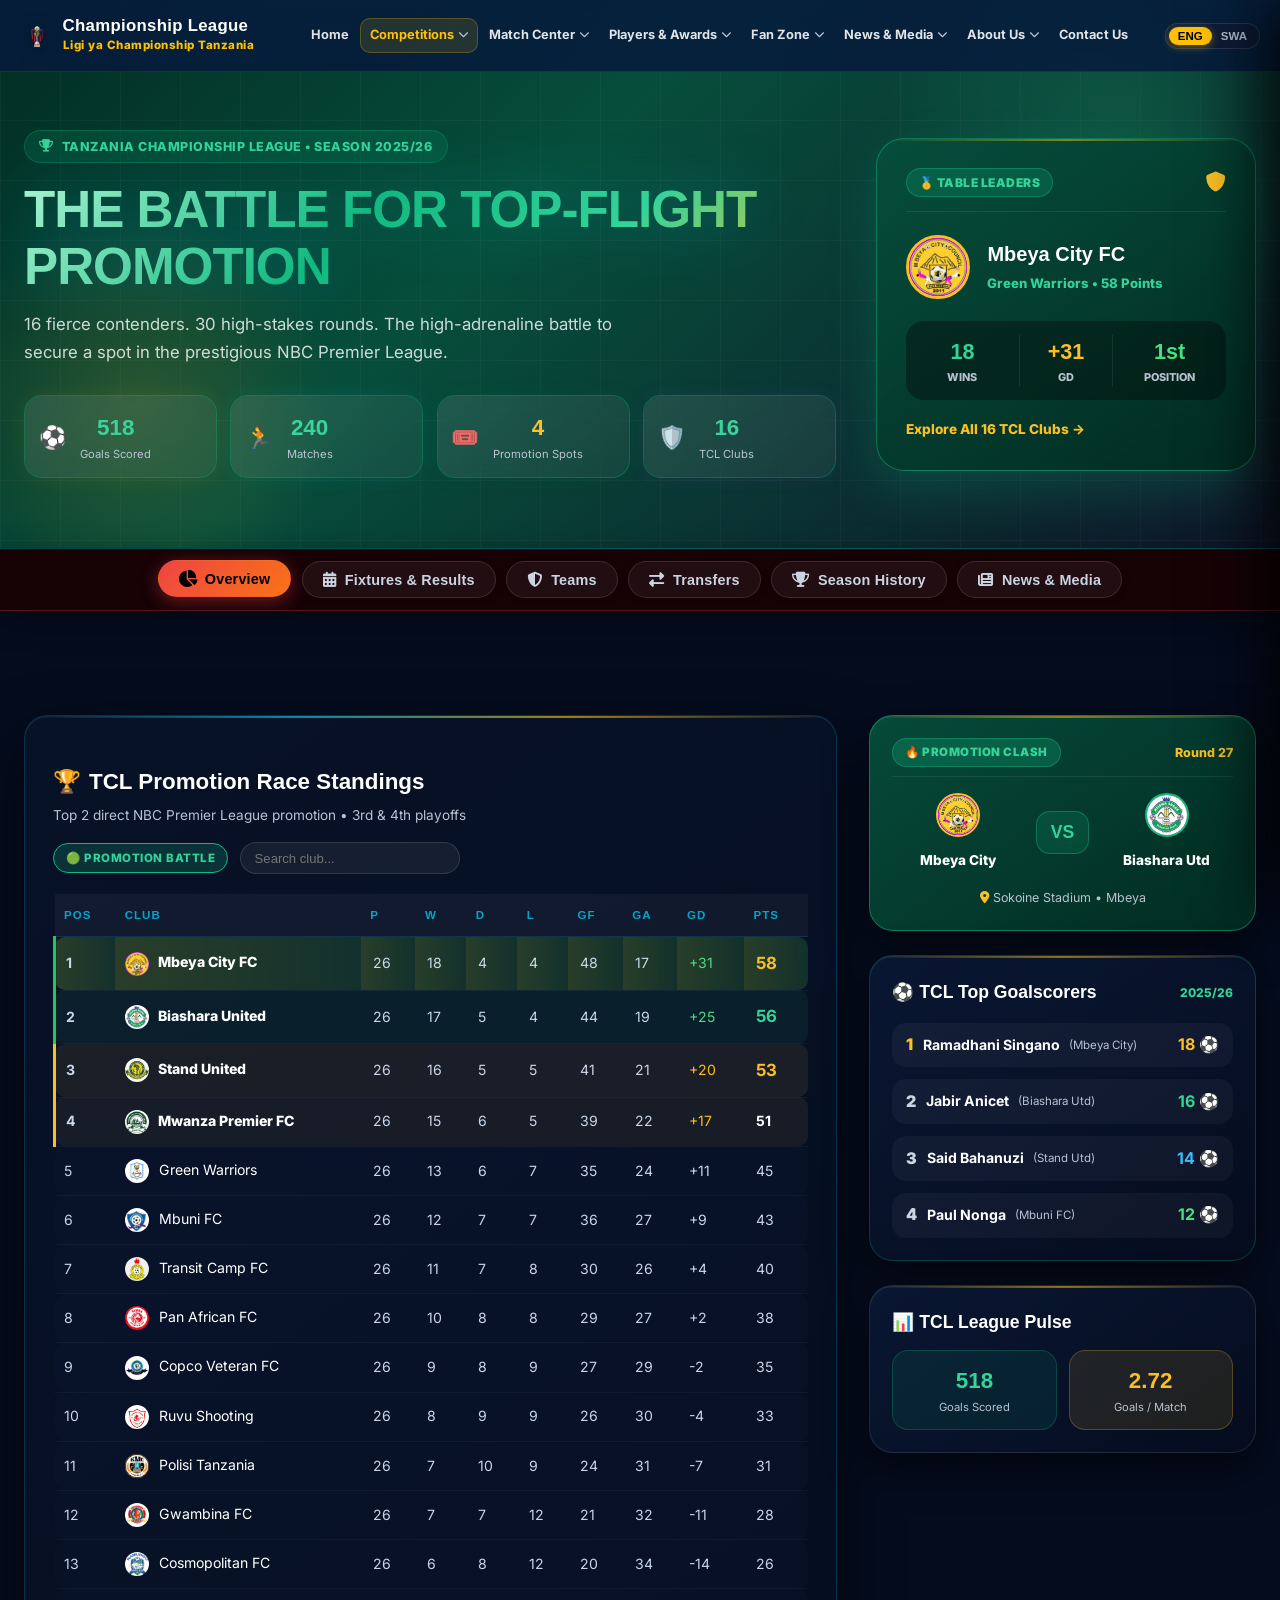
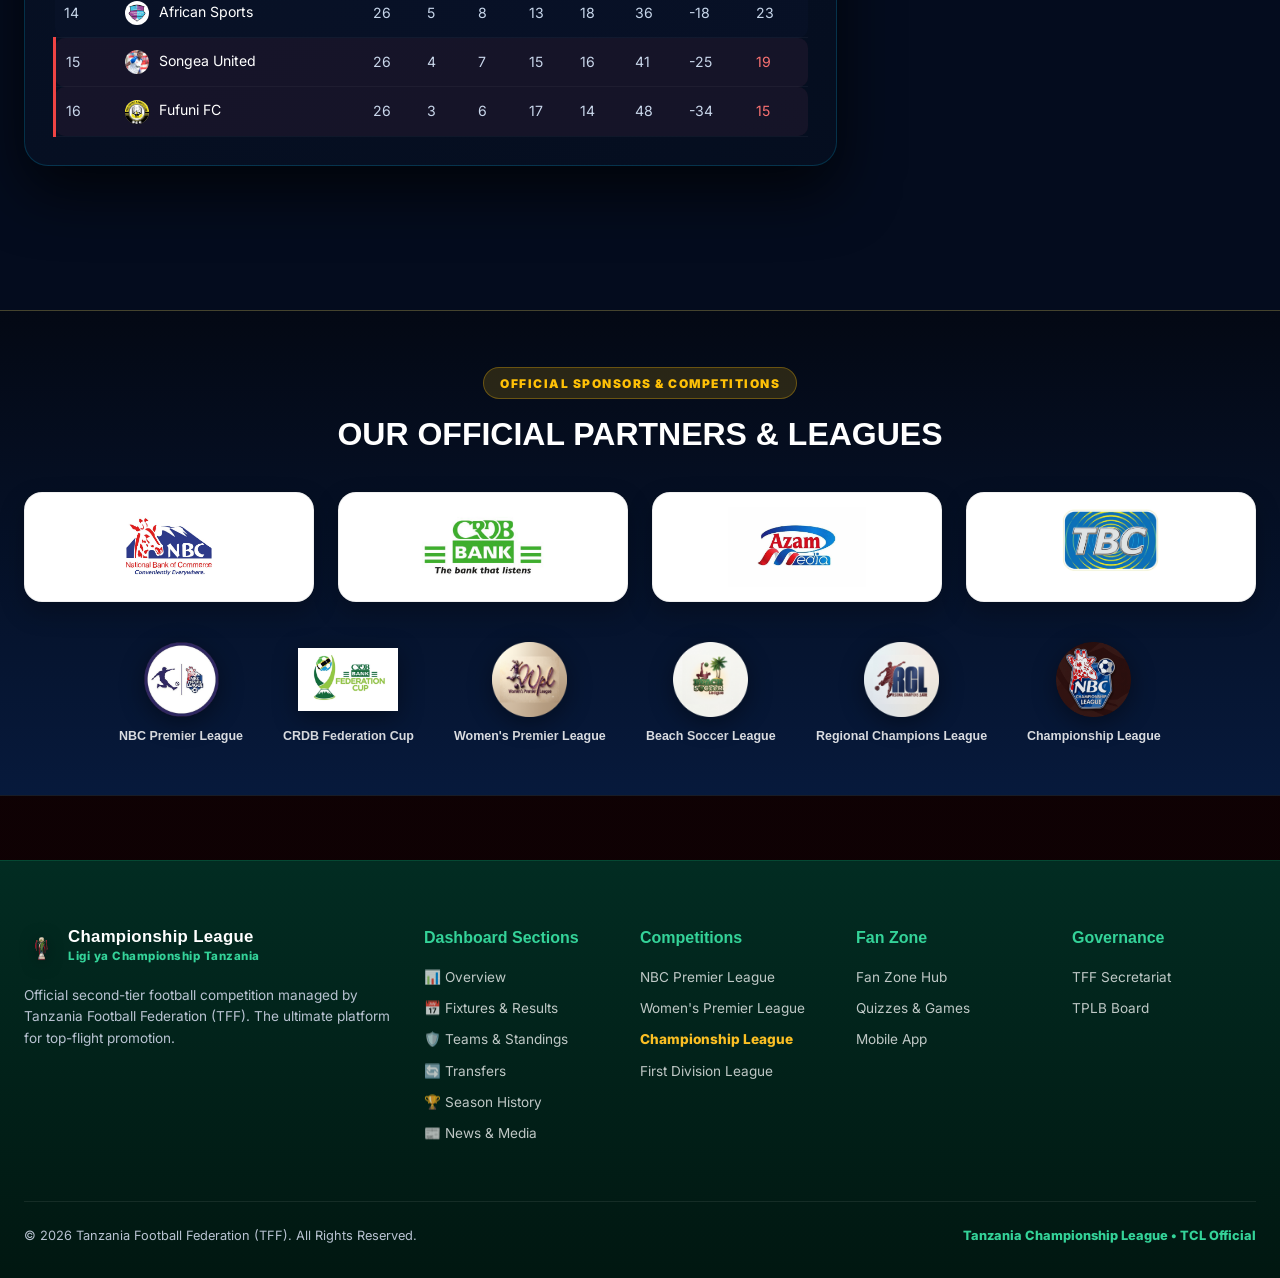
<file: championship-league.html>
<!DOCTYPE html>
<html lang="en">
<head>
  <meta charset="UTF-8">
  <meta name="viewport" content="width=device-width, initial-scale=1.0">
  <title>Tanzania Championship League (TCL) — Official League Dashboard 2025/26</title>
  <meta name="description" content="Official digital platform for the Tanzania Championship League (TCL). Live scores, standings, promotion race, fixtures, team statistics, and news.">
  
  <!-- Google Fonts -->
  <link rel="preconnect" href="https://fonts.googleapis.com">
  <link rel="preconnect" href="https://fonts.gstatic.com" crossorigin>
  <link href="https://fonts.googleapis.com/css2?family=Inter:wght@300;400;500;600;700;800;900&family=Outfit:wght@400;600;700;800;900&display=swap" rel="stylesheet">
  
  <!-- FontAwesome 6 Icons -->
  <link rel="stylesheet" href="https://cdnjs.cloudflare.com/ajax/libs/font-awesome/6.5.1/css/all.min.css">
  
  <!-- Favicon Icon -->
  <link rel="icon" type="image/png" href="images/ligikuu.png">

  <!-- Main Stylesheets -->
  <link rel="stylesheet" href="style.css">

  <style>
    /* Custom TCL Theme Overrides */
    :root {
      --tcl-emerald: #059669;
      --tcl-emerald-glow: rgba(5, 150, 105, 0.4);
      --tcl-gold: #fbbf24;
    }
    .tcl-hero-badge {
      display: inline-flex;
      align-items: center;
      gap: 0.5rem;
      background: rgba(5, 150, 105, 0.2);
      border: 1px solid rgba(5, 150, 105, 0.4);
      padding: 0.35rem 0.9rem;
      border-radius: 20px;
      color: #34d399;
      font-size: 0.78rem;
      font-weight: 800;
      text-transform: uppercase;
      letter-spacing: 0.5px;
    }
  </style>
</head>
<body class="tcl-page">
  <div class="scroll-progress-container"><div class="scroll-progress-bar" id="scroll-progress-bar" style="background:linear-gradient(90deg, #059669, #10b981, #fbbf24);"></div></div>

  <!-- NAVBAR -->
  <header class="navbar">
    <div class="nav-container">
      <a href="index.html" class="brand-logo-group">
        <img src="images/championship.png" alt="Tanzania Championship League Logo">
        <div class="brand-text">
          <span class="brand-title" data-en="Championship League" data-sw="Ligi ya Championship">Championship League</span>
          <span class="brand-subtitle">Ligi ya Championship Tanzania</span>
        </div>
      </a>

      <ul class="nav-menu">
        <li class="nav-item"><a href="index.html" class="nav-link" data-en="Home" data-sw="Nyumbani">Home</a></li>

        <!-- Competitions Dropdown -->
        <li class="nav-item active">
          <a href="javascript:void(0);" class="nav-link" data-en="Competitions" data-sw="Mashindano">Competitions <i class="fa-solid fa-chevron-down"></i></a>
          <div class="mega-dropdown">
            <div class="mega-grid-2col">
              <a href="nbc-premier-league.html" class="mega-card-item">
                <div class="mega-icon-badge badge-gold">NBC</div>
                <div class="mega-text-box">
                  <span class="mega-card-title" data-en="NBC Premier League" data-sw="Ligi Kuu ya NBC">NBC Premier League</span>
                  <span class="mega-card-desc" data-en="Tanzania top-tier men's football" data-sw="Ligi Kuu ya Soka la Wanaume">Tanzania top-tier men's football</span>
                </div>
              </a>
              <a href="womens-premier-league.html" class="mega-card-item">
                <div class="mega-icon-badge badge-pink">WPL</div>
                <div class="mega-text-box">
                  <span class="mega-card-title" data-en="Women's Premier League" data-sw="Ligi Kuu ya Wanawake">Women's Premier League</span>
                  <span class="mega-card-desc" data-en="Elite national women's football" data-sw="Soka la Wanawake la Kitaifa">Elite national women's football</span>
                </div>
              </a>
              <a href="championship-league.html" class="mega-card-item active">
                <div class="mega-icon-badge badge-red">TCL</div>
                <div class="mega-text-box">
                  <span class="mega-card-title" data-en="Championship League" data-sw="Ligi ya Championship">Championship League</span>
                  <span class="mega-card-desc" data-en="Second-tier professional competition" data-sw="Mbio za Kupanda Daraja">Second-tier professional competition</span>
                </div>
              </a>
              <a href="efootball-league.html" class="mega-card-item">
                <div class="mega-icon-badge badge-cyan">EFL</div>
                <div class="mega-text-box">
                  <span class="mega-card-title" data-en="E-Football Mobile League" data-sw="Ligi ya E-Football Simu">E-Football Mobile League</span>
                  <span class="mega-card-desc" data-en="Virtual electronic sports league" data-sw="Ligi ya michezo ya kielektroniki mtandaoni">Virtual electronic sports league</span>
                </div>
              </a>
              <a href="first-division-league.html" class="mega-card-item">
                <div class="mega-icon-badge badge-green">FDL</div>
                <div class="mega-text-box">
                  <span class="mega-card-title" data-en="First Division League" data-sw="Ligi Daraja la Kwanza">First Division League</span>
                  <span class="mega-card-desc" data-en="Development pathways & academies" data-sw="Ligi ya Maendeleo na Vyuo">Development pathways & academies</span>
                </div>
              </a>
            </div>
          </div>
        </li>

        <!-- Match Center Dropdown -->
        <li class="nav-item">
          <a href="javascript:void(0);" class="nav-link" data-en="Match Center" data-sw="Kituo cha Mechi">Match Center <i class="fa-solid fa-chevron-down"></i></a>
          <div class="mega-dropdown" style="width: 320px;">
            <div style="display:flex; flex-direction:column; gap:0.6rem;">
              <a href="live-matches.html" class="mega-card-item">
                <div class="mega-icon-badge badge-red" data-en="LIVE" data-sw="MOJA KWA MOJA">LIVE</div>
                <div class="mega-text-box">
                  <span class="mega-card-title" data-en="Live Matches" data-sw="Mechi za Moja kwa Moja">Live Matches</span>
                  <span class="mega-card-desc" data-en="Real-time scores &amp; commentaries" data-sw="Matokeo na Taarifa za Moja kwa Moja">Real-time scores &amp; commentaries</span>
                </div>
              </a>

              <a href="#teams" class="mega-card-item">
                <div class="mega-icon-badge badge-gold" data-en="TEAMS" data-sw="TIMU">TEAMS</div>
                <div class="mega-text-box">
                  <span class="mega-card-title" data-en="Teams & Standings" data-sw="Timu na Msimamo">Teams & Standings</span>
                  <span class="mega-card-desc" data-en="16 TCL clubs & promotion table" data-sw="Klabu 16 za TCL na Msimamo">16 TCL clubs & promotion table</span>
                </div>
              </a>

            </div>
          </div>
        </li>

        <!-- Players & Awards Dropdown -->
        <li class="nav-item">
          <a href="javascript:void(0);" class="nav-link" data-en="Players & Awards" data-sw="Wachezaji na Tuzo">Players & Awards <i class="fa-solid fa-chevron-down"></i></a>
          <div class="mega-dropdown" style="width: 320px;">
            <div style="display:flex; flex-direction:column; gap:0.6rem;">
              <a href="clubs.html#awards" class="mega-card-item">
                <div class="mega-icon-badge badge-gold" data-en="AWD" data-sw="TUZO">AWD</div>
                <div class="mega-text-box">
                  <span class="mega-card-title" data-en="Golden Boot Leaders" data-sw="Wafungaji Bora">Golden Boot Leaders</span>
                  <span class="mega-card-desc" data-en="Golden Boot &amp; Glove leaders" data-sw="Wafungaji &amp; Makipa Bora">Golden Boot &amp; Glove leaders</span>
                </div>
              </a>
              <a href="clubs.html#history" class="mega-card-item">
                <div class="mega-icon-badge badge-purple" style="background:linear-gradient(135deg, #7c4dff, #651fff); color:#fff;" data-en="HIS" data-sw="HISTORIA">HIS</div>
                <div class="mega-text-box">
                  <span class="mega-card-title" data-en="Season History" data-sw="Historia ya Msimu">Season History</span>
                  <span class="mega-card-desc" data-en="Historical roll of honor &amp; stats" data-sw="Kumbukumbu na Mabingwa">Historical roll of honor &amp; stats</span>
                </div>
              </a>
            </div>
          </div>
        </li>

        <!-- Fan Zone Dropdown -->
        <li class="nav-item">
          <a href="javascript:void(0);" class="nav-link" data-en="Fan Zone" data-sw="Eneo la Mashabiki">Fan Zone <i class="fa-solid fa-chevron-down"></i></a>
          <div class="mega-dropdown" style="width: 320px;">
            <div style="display:flex; flex-direction:column; gap:0.6rem;">
              <a href="index.html#fanzone" class="mega-card-item">
                <div class="mega-icon-badge badge-gold">FAN</div>
                <div class="mega-text-box">
                  <span class="mega-card-title" data-en="Fan Zone Hub" data-sw="Kituo cha Mashabiki">Fan Zone Hub</span>
                  <span class="mega-card-desc" data-en="Fan interactive center & polls" data-sw="Kituo cha mashabiki na kura">Fan interactive center & polls</span>
                </div>
              </a>
              <a href="index.html#games" class="mega-card-item">
                <div class="mega-icon-badge badge-green">GAME</div>
                <div class="mega-text-box">
                  <span class="mega-card-title" data-en="Quizzes & Games" data-sw="Maswali na Michezo">Quizzes & Games</span>
                  <span class="mega-card-desc" data-en="Test your football knowledge" data-sw="Pima elimu yako ya soka">Test your football knowledge</span>
                </div>
              </a>
            </div>
          </div>
        </li>

        <!-- News & Media Dropdown -->
        <li class="nav-item">
          <a href="javascript:void(0);" class="nav-link" data-en="News & Media" data-sw="Habari na Vyombo vya Habari">News & Media <i class="fa-solid fa-chevron-down"></i></a>
          <div class="mega-dropdown" style="width: 320px;">
            <div style="display:flex; flex-direction:column; gap:0.6rem;">
              <a href="#news" class="mega-card-item">
                <div class="mega-icon-badge badge-red">NEW</div>
                <div class="mega-text-box">
                  <span class="mega-card-title" data-en="Latest News" data-sw="Habari za Karibuni">Latest News</span>
                  <span class="mega-card-desc" data-en="Breaking headlines & updates" data-sw="Taarifa mpya na habari zote">Breaking headlines & updates</span>
                </div>
              </a>
              <a href="#news" class="mega-card-item">
                <div class="mega-icon-badge badge-cyan">VID</div>
                <div class="mega-text-box">
                  <span class="mega-card-title" data-en="Videos" data-sw="Video">Videos</span>
                  <span class="mega-card-desc" data-en="Highlights & press interviews" data-sw="Video za mechi na mahojiano">Highlights & press interviews</span>
                </div>
              </a>
              <a href="#news" class="mega-card-item">
                <div class="mega-icon-badge badge-gold">PIC</div>
                <div class="mega-text-box">
                  <span class="mega-card-title" data-en="Photos" data-sw="Picha">Photos</span>
                  <span class="mega-card-desc" data-en="Matchday gallery & fan moments" data-sw="Picha za mechi na mashabiki">Matchday gallery & fan moments</span>
                </div>
              </a>
            </div>
          </div>
        </li>

        <!-- About Us Dropdown -->
        <li class="nav-item">
          <a href="javascript:void(0);" class="nav-link" data-en="About Us" data-sw="Kuhusu Sisi">About Us <i class="fa-solid fa-chevron-down"></i></a>
          <div class="mega-dropdown" style="width: 320px;">
            <div style="display:flex; flex-direction:column; gap:0.6rem;">
              <a href="index.html#tff" class="mega-card-item">
                <div class="mega-icon-badge badge-blue">TPLB</div>
                <div class="mega-text-box">
                  <span class="mega-card-title" data-en="TPLB Overview" data-sw="Maelezo ya TPLB">TPLB Overview</span>
                  <span class="mega-card-desc" data-en="Structure, mission, and governance" data-sw="Muundo na Malengo">Structure, mission, and governance</span>
                </div>
              </a>
              <a href="#history" class="mega-card-item">
                <div class="mega-icon-badge badge-gold">HIS</div>
                <div class="mega-text-box">
                  <span class="mega-card-title" data-en="League History" data-sw="Historia ya Ligi">League History</span>
                  <span class="mega-card-desc" data-en="TCL milestones & evolution" data-sw="Maendeleo ya Ligi ya Championship">TCL milestones & evolution</span>
                </div>
              </a>
            </div>
          </div>
        </li>

        <li class="nav-item"><a href="index.html#footer" class="nav-link" data-en="Contact Us" data-sw="Wasiliana Nasi">Contact Us</a></li>
      </ul>

      <div class="nav-actions">
        <div class="lang-switcher-capsule">
          <button class="lang-btn active" id="lang-eng">ENG</button>
          <button class="lang-btn" id="lang-swa">SWA</button>
        </div>
        <button class="mobile-toggle-btn" id="mobile-menu-toggle" aria-label="Toggle Mobile Menu">
          <span></span><span></span><span></span>
        </button>
      </div>
    </div>
  </header>

  <!-- MOBILE SLIDE-OUT MENU DRAWER -->
  <div class="mobile-drawer-overlay" id="mobile-drawer-overlay"></div>
  <aside class="mobile-drawer" id="mobile-drawer" aria-label="Mobile Navigation">
    <!-- Floating Background Decorative Football Elements -->
    <div class="mobile-drawer-decor">
      <i class="fa-solid fa-futbol decor-icon decor-icon-1"></i>
      <i class="fa-solid fa-trophy decor-icon decor-icon-2"></i>
      <i class="fa-solid fa-whistle decor-icon decor-icon-3"></i>
      <i class="fa-solid fa-star decor-icon decor-icon-4"></i>
    </div>

    <!-- Animated Premium Drawer Header -->
    <div class="mobile-drawer-header">
      <div class="mobile-brand-box">
        <div class="mobile-logo-wrapper">
          <img src="images/nbc-pl-logo.png" alt="Tanzania Football Logo" class="mobile-brand-logo">
          <div class="logo-pulse-ring"></div>
        </div>
        <div class="mobile-brand-text">
          <div class="mobile-brand-title-wrap">
            <span class="mobile-brand-title">⚽ Tanzania Football</span>
            <div class="title-light-beam"></div>
          </div>
          <span class="mobile-brand-subtitle" data-en="Official Football Platform" data-sw="Jukwaa Rasmi la Soka">Official Football Platform</span>
        </div>
      </div>
      <button class="mobile-drawer-close" id="mobile-menu-close" aria-label="Close Mobile Menu">
        <i class="fa-solid fa-xmark"></i>
      </button>
    </div>

    <div class="mobile-drawer-body">
      <ul class="mobile-nav-list">
        <!-- 1. HOME -->
        <li class="mobile-nav-item">
          <a href="index.html" class="mobile-nav-link">
            <span class="mobile-link-left">
              <i class="fa-solid fa-house mobile-link-icon text-gold"></i>
              <span data-en="Home" data-sw="Nyumbani">Home</span>
            </span>
            <i class="fa-solid fa-chevron-right mobile-link-arrow"></i>
          </a>
        </li>

        <!-- 2. COMPETITIONS ACCORDION (ACTIVE PAGE) -->
        <li class="mobile-nav-item mobile-has-submenu active">
          <button class="mobile-submenu-toggle" type="button">
            <span class="mobile-link-left">
              <i class="fa-solid fa-trophy mobile-link-icon text-gold"></i>
              <span data-en="Competitions" data-sw="Mashindano">Competitions</span>
            </span>
            <i class="fa-solid fa-chevron-down mobile-chevron"></i>
          </button>
          <ul class="mobile-submenu">
            <li><a href="nbc-premier-league.html" class="mobile-sub-link"><span class="mobile-badge badge-gold">NBC</span><span>NBC Premier League</span></a></li>
            <li><a href="womens-premier-league.html" class="mobile-sub-link"><span class="mobile-badge badge-pink">WPL</span><span>Women's Premier League</span></a></li>
            <li><a href="championship-league.html" class="mobile-sub-link"><span class="mobile-badge badge-red">TCL</span><span>Championship League</span></a></li>
            <li><a href="first-division-league.html" class="mobile-sub-link"><span class="mobile-badge badge-green">FDL</span><span>First League</span></a></li>
            <li><a href="efootball-league.html" class="mobile-sub-link"><span class="mobile-badge badge-purple">EFL</span><span>E-Football League</span></a></li>
          </ul>
        </li>

        <!-- 3. MATCH CENTRE ACCORDION -->
        <li class="mobile-nav-item mobile-has-submenu">
          <button class="mobile-submenu-toggle" type="button">
            <span class="mobile-link-left">
              <i class="fa-solid fa-calendar-days mobile-link-icon text-gold"></i>
              <span data-en="Match Centre" data-sw="Kituo cha Mechi">Match Centre</span>
            </span>
            <i class="fa-solid fa-chevron-down mobile-chevron"></i>
          </button>
          <ul class="mobile-submenu">
            <li><a href="live-matches.html" class="mobile-sub-link"><span class="mobile-badge badge-red">LIVE</span><span>Live Matches</span></a></li>
          </ul>
        </li>

        <!-- 4. CLUBS ACCORDION -->
        <li class="mobile-nav-item mobile-has-submenu">
          <button class="mobile-submenu-toggle" type="button">
            <span class="mobile-link-left">
              <i class="fa-solid fa-shield-halved mobile-link-icon text-gold"></i>
              <span data-en="Clubs" data-sw="Klabu">Clubs</span>
            </span>
            <i class="fa-solid fa-chevron-down mobile-chevron"></i>
          </button>
          <ul class="mobile-submenu">
            <li><a href="clubs.html" class="mobile-sub-link"><span class="mobile-badge badge-green">PLY</span><span>Clubs &amp; Squad Rosters</span></a></li>
            <li><a href="clubs.html#stadiums" class="mobile-sub-link"><span class="mobile-badge badge-purple">STD</span><span>Stadiums &amp; Venues</span></a></li>
          </ul>
        </li>

        <!-- 5. AWARDS (DIRECT LINK - NO SUBLINKS) -->
        <li class="mobile-nav-item">
          <a href="awards.html" class="mobile-nav-link">
            <span class="mobile-link-left">
              <i class="fa-solid fa-crown mobile-link-icon text-gold"></i>
              <span data-en="Awards" data-sw="Tuzo">Awards</span>
            </span>
            <i class="fa-solid fa-chevron-right mobile-link-arrow"></i>
          </a>
        </li>

        <!-- 6. NEWS & MEDIA ACCORDION -->
        <li class="mobile-nav-item mobile-has-submenu">
          <button class="mobile-submenu-toggle" type="button">
            <span class="mobile-link-left">
              <i class="fa-solid fa-newspaper mobile-link-icon text-gold"></i>
              <span data-en="News &amp; Media" data-sw="Habari">News &amp; Media</span>
            </span>
            <i class="fa-solid fa-chevron-down mobile-chevron"></i>
          </button>
          <ul class="mobile-submenu">
            <li><a href="nbc-premier-league.html#news" class="mobile-sub-link"><span class="mobile-badge badge-red">NEW</span><span>Latest News &amp; Transfers</span></a></li>
            <li><a href="index.html#news" class="mobile-sub-link"><span class="mobile-badge badge-cyan">VID</span><span>Videos &amp; Highlights</span></a></li>
          </ul>
        </li>

        <!-- 7. FAN ZONE ACCORDION -->
        <li class="mobile-nav-item mobile-has-submenu">
          <button class="mobile-submenu-toggle" type="button">
            <span class="mobile-link-left">
              <i class="fa-solid fa-fire mobile-link-icon text-gold"></i>
              <span data-en="Fan Zone" data-sw="Mashabiki">Fan Zone</span>
            </span>
            <i class="fa-solid fa-chevron-down mobile-chevron"></i>
          </button>
          <ul class="mobile-submenu">
            <li><a href="index.html#fanzone" class="mobile-sub-link"><span class="mobile-badge badge-gold">FAN</span><span>Match Predictions</span></a></li>
            <li><a href="awards.html#votingOptions" class="mobile-sub-link"><span class="mobile-badge badge-cyan">VOTE</span><span>Fan Voting &amp; Polls</span></a></li>
          </ul>
        </li>

        <!-- 8. ABOUT ACCORDION -->
        <li class="mobile-nav-item mobile-has-submenu">
          <button class="mobile-submenu-toggle" type="button">
            <span class="mobile-link-left">
              <i class="fa-solid fa-circle-info mobile-link-icon text-gold"></i>
              <span data-en="About" data-sw="Kuhusu">About</span>
            </span>
            <i class="fa-solid fa-chevron-down mobile-chevron"></i>
          </button>
          <ul class="mobile-submenu">
            <li><a href="index.html#tff" class="mobile-sub-link"><span class="mobile-badge badge-blue">TFF</span><span>About TFF &amp; TPLB</span></a></li>
            <li><a href="#footer" class="mobile-sub-link"><span class="mobile-badge badge-green">CNT</span><span>Contact &amp; Media</span></a></li>
          </ul>
        </li>
      </ul>

      <!-- Language Switcher Redesign in Mobile Drawer -->
      <div class="mobile-lang-box">
        <div class="lang-switcher-capsule">
          <button class="lang-btn active" id="mobile-lang-eng">
            <i class="fa-solid fa-globe"></i>
            <span>ENG</span>
          </button>
          <button class="lang-btn" id="mobile-lang-swa">
            <i class="fa-solid fa-globe"></i>
            <span>SWA</span>
          </button>
        </div>
      </div>
    </div>

    <!-- Mobile Drawer Footer with Socials & Quick Action Pills -->
    <div class="mobile-drawer-footer">
      <div class="mobile-footer-divider"></div>
      <div class="mobile-social-title">
        <i class="fa-solid fa-futbol text-gold"></i>
        <span data-en="Follow Tanzanian Football" data-sw="Tufuatilie Soka la Tanzania">Follow Tanzanian Football</span>
      </div>
      <div class="mobile-social-links">
        <a href="#" aria-label="Facebook"><i class="fa-brands fa-facebook-f"></i></a>
        <a href="#" aria-label="Instagram"><i class="fa-brands fa-instagram"></i></a>
        <a href="#" aria-label="X (Twitter)"><i class="fa-brands fa-x-twitter"></i></a>
        <a href="#" aria-label="YouTube"><i class="fa-brands fa-youtube"></i></a>
      </div>

      <!-- Quick Action Pills -->
      <div class="mobile-quick-actions">
        <a href="index.html#app" class="quick-action-pill">
          <i class="fa-solid fa-mobile-screen-button text-gold"></i>
          <span data-en="📱 Download Mobile App" data-sw="📱 Pakua App ya Simu">📱 Download Mobile App</span>
        </a>
        <a href="index.html#news" class="quick-action-pill">
          <i class="fa-solid fa-circle-play text-cyan"></i>
          <span data-en="📺 Watch Highlights" data-sw="📺 Tazama Highlights">📺 Watch Highlights</span>
        </a>
        <a href="nbc-premier-league.html#news" class="quick-action-pill">
          <i class="fa-solid fa-newspaper text-green"></i>
          <span data-en="📰 Latest News" data-sw="📰 Habari Mpya">📰 Latest News</span>
        </a>
      </div>

      <div class="mobile-copyright">© 2026 Tanzania Football • Official Platform</div>
    </div>
  </aside>

  <!-- HERO SECTION -->
  <section class="league-hero" style="background:linear-gradient(135deg,#022c22 0%,#064e3b 40%,#0f172a 100%); min-height:520px; position:relative; overflow:hidden;">
    <div style="position:absolute;top:-80px;right:-80px;width:500px;height:500px;background:radial-gradient(circle,rgba(16,185,129,.2),transparent 70%);pointer-events:none;"></div>
    <div style="position:absolute;bottom:-60px;left:-60px;width:400px;height:400px;background:radial-gradient(circle,rgba(251,191,36,.15),transparent 70%);pointer-events:none;"></div>
    
    <div class="container">
      <div class="league-hero-grid">
        <!-- LEFT -->
        <div>
          <div class="tcl-hero-badge" style="margin-bottom:1.2rem;">
            <i class="fa-solid fa-trophy"></i>
            <span data-en="Tanzania Championship League • Season 2025/26" data-sw="Ligi ya Championship • Msimu wa 2025/26">Tanzania Championship League • Season 2025/26</span>
          </div>
          <h1 class="league-hero-title" style="font-family:var(--font-heading); font-weight:900; line-height:1.1; background:linear-gradient(135deg,#a7f3d0 0%,#10b981 40%,#34d399 70%,#fbbf24 100%); -webkit-background-clip:text; -webkit-text-fill-color:transparent; background-clip:text; margin-bottom:1rem;" data-en="THE BATTLE FOR TOP-FLIGHT PROMOTION" data-sw="MBIO ZA KUPANDA LIGI KUU TANZANIA">
            THE BATTLE FOR TOP-FLIGHT PROMOTION
          </h1>
          <p class="league-hero-sub" style="color:rgba(255,255,255,.8); max-width:600px; line-height:1.65; margin-bottom:1.8rem;" data-en="16 fierce contenders. 30 high-stakes rounds. The high-adrenaline battle to secure a spot in the prestigious NBC Premier League." data-sw="Klabu 16 zenye ushindani. Rundi 30 za vita kali. Mbio zenye msisimko mkubwa za kusaka tiketi ya kucheza NBC Premier League.">
            16 fierce contenders. 30 high-stakes rounds. The high-adrenaline battle to secure a spot in the prestigious NBC Premier League.
          </p>
          
          <div class="league-stats-grid">
            <div class="league-stat-card" style="background:rgba(255,255,255,0.05); border:1px solid rgba(16,185,129,0.3); padding:0.85rem; border-radius:18px; text-align:center;">
              <span style="font-size:1.4rem;">⚽</span>
              <div><div style="font-family:var(--font-heading); font-size:1.4rem; font-weight:900; color:#34d399;">518</div><div style="font-size:0.7rem; color:var(--text-muted);" data-en="Goals Scored" data-sw="Mabao">Goals Scored</div></div>
            </div>
            <div class="league-stat-card" style="background:rgba(255,255,255,0.05); border:1px solid rgba(16,185,129,0.3); padding:0.85rem; border-radius:18px; text-align:center;">
              <span style="font-size:1.4rem;">🏃</span>
              <div><div style="font-family:var(--font-heading); font-size:1.4rem; font-weight:900; color:#34d399;">240</div><div style="font-size:0.7rem; color:var(--text-muted);" data-en="Matches" data-sw="Mechi">Matches</div></div>
            </div>
            <div class="league-stat-card" style="background:rgba(255,255,255,0.05); border:1px solid rgba(16,185,129,0.3); padding:0.85rem; border-radius:18px; text-align:center;">
              <span style="font-size:1.4rem;">🎟️</span>
              <div><div style="font-family:var(--font-heading); font-size:1.4rem; font-weight:900; color:#fbbf24;">4</div><div style="font-size:0.7rem; color:var(--text-muted);" data-en="Promotion Spots" data-sw="Nafasi za Kupanda">Promotion Spots</div></div>
            </div>
            <div class="league-stat-card" style="background:rgba(255,255,255,0.05); border:1px solid rgba(16,185,129,0.3); padding:0.85rem; border-radius:18px; text-align:center;">
              <span style="font-size:1.4rem;">🛡️</span>
              <div><div style="font-family:var(--font-heading); font-size:1.4rem; font-weight:900; color:#34d399;">16</div><div style="font-size:0.7rem; color:var(--text-muted);" data-en="TCL Clubs" data-sw="Klabu za TCL">TCL Clubs</div></div>
            </div>
          </div>
        </div>

        <!-- RIGHT: Current Table Leaders -->
        <div>
          <div class="widget-glass-card" style="background:linear-gradient(145deg,rgba(6,78,59,.95),rgba(2,44,34,.98)); border:1.5px solid rgba(16,185,129,.5); border-radius:28px; padding:1.8rem; box-shadow:0 20px 50px rgba(16,185,129,.2);">
            <div style="display:flex; justify-content:space-between; align-items:center; border-bottom:1px solid rgba(255,255,255,.08); padding-bottom:.9rem; margin-bottom:1.4rem;">
              <span class="badge-pill" style="background:rgba(16,185,129,.2); color:#34d399; border:1px solid rgba(16,185,129,.4); font-size:.75rem; font-weight:900;" data-en="🥇 TABLE LEADERS" data-sw="🥇 VIONGOZI WA LIGI">🥇 TABLE LEADERS</span>
              <i class="fa-solid fa-shield" style="color:#fbbf24; font-size:1.25rem;"></i>
            </div>
            <div style="display:flex; align-items:center; gap:1.1rem; margin-bottom:1.4rem;">
              <img src="images/mbeya-city.jpg" alt="Mbeya City FC" style="width:64px; height:64px; border-radius:50%; border:3px solid #fbbf24; object-fit:cover;">
              <div>
                <h3 style="font-family:var(--font-heading); font-size:1.25rem; font-weight:900; color:#fff; margin:0;">Mbeya City FC</h3>
                <span style="font-size:.82rem; color:#34d399; font-weight:800;" data-en="Green Warriors • 58 Points" data-sw="Wana Kijani • Punti 58">Green Warriors • 58 Points</span>
              </div>
            </div>
            <div style="display:grid; grid-template-columns:1fr 1fr 1fr; gap:.6rem; background:rgba(0,0,0,.35); padding:.85rem .6rem; border-radius:18px; text-align:center; margin-bottom:1.2rem;">
              <div>
                <div style="font-family:var(--font-heading); font-size:1.35rem; font-weight:900; color:#34d399;">18</div>
                <div style="font-size:.68rem; color:var(--text-muted); text-transform:uppercase; font-weight:800;" data-en="Wins" data-sw="Ushindi">Wins</div>
              </div>
              <div style="border-left:1px solid rgba(255,255,255,.08); border-right:1px solid rgba(255,255,255,.08);">
                <div style="font-family:var(--font-heading); font-size:1.35rem; font-weight:900; color:#fbbf24;">+31</div>
                <div style="font-size:.68rem; color:var(--text-muted); text-transform:uppercase; font-weight:800;" data-en="GD" data-sw="GD">GD</div>
              </div>
              <div>
                <div style="font-family:var(--font-heading); font-size:1.35rem; font-weight:900; color:#4ade80;">1st</div>
                <div style="font-size:.68rem; color:var(--text-muted); text-transform:uppercase; font-weight:800;" data-en="Position" data-sw="Nafasi">Position</div>
              </div>
            </div>
            <a href="#teams" class="section-link" style="font-size:.85rem; font-weight:800; color:#fbbf24; display:flex; align-items:center; gap:.4rem;" data-en="Explore All 16 TCL Clubs →" data-sw="Tazama Klabu Zote 16 za TCL →">Explore All 16 TCL Clubs →</a>
          </div>
        </div>
      </div>
    </div>
  </section>

  <!-- LEAGUE NAVIGATION TABS BAR -->
  <nav class="league-tabs-nav">
    <div class="container">
      <ul class="league-tabs-list">
        <li><button class="league-tab-btn active" data-tab="overview"><i class="fa-solid fa-chart-pie"></i> <span data-en="Overview" data-sw="Jumla">Overview</span></button></li>
        <li><button class="league-tab-btn" data-tab="fixtures"><i class="fa-solid fa-calendar-days"></i> <span data-en="Fixtures & Results" data-sw="Ratiba na Matokeo">Fixtures & Results</span></button></li>
        <li><button class="league-tab-btn" data-tab="teams"><i class="fa-solid fa-shield-halved"></i> <span data-en="Teams" data-sw="Timu">Teams</span></button></li>
        <li><button class="league-tab-btn" data-tab="transfers"><i class="fa-solid fa-right-left"></i> <span data-en="Transfers" data-sw="Usajili">Transfers</span></button></li>
        <li><button class="league-tab-btn" data-tab="history"><i class="fa-solid fa-trophy"></i> <span data-en="Season History" data-sw="Historia ya Msimu">Season History</span></button></li>
        <li><button class="league-tab-btn" data-tab="news"><i class="fa-solid fa-newspaper"></i> <span data-en="News & Media" data-sw="Habari na Vyombo">News & Media</span></button></li>
      </ul>
    </div>
  </nav>

  <!-- MAIN LEAGUE DASHBOARD CONTENT CONTAINER -->
  <main class="league-dashboard-sec">
    <div class="container">

      <!-- ================================================================
           TAB PANEL 1: OVERVIEW
           ================================================================ -->
      <div class="tab-panel active" id="tab-overview">
        <div class="race-dashboard-grid">
          
          <!-- LEFT COLUMN: PROMOTION RACE TABLE -->
          <div class="table-card-container">
            <div class="table-header-flex" style="display:flex; justify-content:space-between; align-items:center; margin-bottom:1.25rem; flex-wrap:wrap; gap:1rem;">
              <div>
                <h2 style="font-family:var(--font-heading); font-size:1.4rem; font-weight:900; color:#fff; display:flex; align-items:center; gap:0.5rem; margin:0;">
                  🏆 <span data-en="TCL Promotion Race Standings" data-sw="Msimamo wa Mbio za Kupanda Ligi Kuu">TCL Promotion Race Standings</span>
                </h2>
                <p style="font-size:0.85rem; color:var(--text-muted); margin-top:0.3rem; margin-bottom:0;" data-en="Top 2 direct NBC Premier League promotion • 3rd & 4th playoffs" data-sw="Nafasi 2 za juu zinapanda moja kwa moja NBC PL • 3 na 4 mechi za mchujo">
                  Top 2 direct NBC Premier League promotion • 3rd & 4th playoffs
                </p>
              </div>
              
              <div style="display:flex; align-items:center; gap:0.75rem;">
                <span class="badge-pill" style="background:rgba(16,185,129,0.2); border:1px solid #10b981; color:#34d399; font-size:0.72rem; padding:0.3rem 0.75rem; border-radius:20px; font-weight:800;">
                  🟢 PROMOTION BATTLE
                </span>
                <input type="text" class="table-search-input" placeholder="Search club..." id="tclTableSearchInput" style="background:rgba(255,255,255,0.06); border:1px solid rgba(255,255,255,0.12); color:#fff; padding:0.45rem 0.85rem; border-radius:18px; font-size:0.82rem; outline:none;">
              </div>
            </div>

            <!-- Standings Table -->
            <div class="league-table-wrap" style="overflow-x:auto;">
              <table class="league-table" id="tclStandingsTable" style="width:100%; border-collapse:collapse; font-size:0.88rem; text-align:left;">
                <thead>
                  <tr style="background:rgba(255,255,255,0.04); color:#34d399; border-bottom:1px solid rgba(255,255,255,0.1);">
                    <th style="padding:0.75rem 0.6rem;">Pos</th>
                    <th style="padding:0.75rem 0.6rem;">Club</th>
                    <th style="padding:0.75rem 0.6rem;">P</th>
                    <th style="padding:0.75rem 0.6rem;">W</th>
                    <th style="padding:0.75rem 0.6rem;">D</th>
                    <th style="padding:0.75rem 0.6rem;">L</th>
                    <th style="padding:0.75rem 0.6rem;">GF</th>
                    <th style="padding:0.75rem 0.6rem;">GA</th>
                    <th style="padding:0.75rem 0.6rem;">GD</th>
                    <th style="padding:0.75rem 0.6rem;">Pts</th>
                  </tr>
                </thead>
                <tbody>
                  <tr style="background:rgba(34,197,94,0.15); border-left:3px solid #22c55e; border-bottom:1px solid rgba(255,255,255,0.05);">
                    <td style="padding:0.75rem 0.6rem;"><strong>1</strong></td>
                    <td style="padding:0.75rem 0.6rem; font-weight:800; color:#fff;"><img src="images/mbeya-city.jpg" width="24" height="24" style="border-radius:50%; object-fit:cover; vertical-align:middle; margin-right:6px;"> Mbeya City FC</td>
                    <td>26</td><td>18</td><td>4</td><td>4</td><td>48</td><td>17</td><td style="color:#4ade80;">+31</td><td><strong style="color:#fbbf24; font-size:1.05rem;">58</strong></td>
                  </tr>
                  <tr style="background:rgba(34,197,94,0.12); border-left:3px solid #22c55e; border-bottom:1px solid rgba(255,255,255,0.05);">
                    <td style="padding:0.75rem 0.6rem;"><strong>2</strong></td>
                    <td style="padding:0.75rem 0.6rem; font-weight:800; color:#fff;"><img src="images/mtibwa-suger.jpg" width="24" height="24" style="border-radius:50%; object-fit:cover; vertical-align:middle; margin-right:6px;"> Biashara United</td>
                    <td>26</td><td>17</td><td>5</td><td>4</td><td>44</td><td>19</td><td style="color:#4ade80;">+25</td><td><strong style="color:#34d399; font-size:1.05rem;">56</strong></td>
                  </tr>
                  <tr style="background:rgba(251,191,36,0.12); border-left:3px solid #fbbf24; border-bottom:1px solid rgba(255,255,255,0.05);">
                    <td style="padding:0.75rem 0.6rem;"><strong>3</strong></td>
                    <td style="padding:0.75rem 0.6rem; font-weight:800; color:#fff;"><img src="images/yanga.jpg" width="24" height="24" style="border-radius:50%; object-fit:cover; vertical-align:middle; margin-right:6px;"> Stand United</td>
                    <td>26</td><td>16</td><td>5</td><td>5</td><td>41</td><td>21</td><td style="color:#fbbf24;">+20</td><td><strong style="color:#fbbf24; font-size:1.05rem;">53</strong></td>
                  </tr>
                  <tr style="background:rgba(251,191,36,0.1); border-left:3px solid #fbbf24; border-bottom:1px solid rgba(255,255,255,0.05);">
                    <td style="padding:0.75rem 0.6rem;"><strong>4</strong></td>
                    <td style="padding:0.75rem 0.6rem; font-weight:800; color:#fff;"><img src="images/pamba-jiji.jpg" width="24" height="24" style="border-radius:50%; object-fit:cover; vertical-align:middle; margin-right:6px;"> Mwanza Premier FC</td>
                    <td>26</td><td>15</td><td>6</td><td>5</td><td>39</td><td>22</td><td style="color:#fbbf24;">+17</td><td><strong style="color:#fff;">51</strong></td>
                  </tr>
                  <tr style="border-bottom:1px solid rgba(255,255,255,0.05);">
                    <td style="padding:0.75rem 0.6rem;">5</td>
                    <td style="padding:0.75rem 0.6rem; color:#fff;"><img src="images/jkt-tanzania.jpg" width="24" height="24" style="border-radius:50%; object-fit:cover; vertical-align:middle; margin-right:6px;"> Green Warriors</td>
                    <td>26</td><td>13</td><td>6</td><td>7</td><td>35</td><td>24</td><td>+11</td><td>45</td>
                  </tr>
                  <tr style="border-bottom:1px solid rgba(255,255,255,0.05);">
                    <td style="padding:0.75rem 0.6rem;">6</td>
                    <td style="padding:0.75rem 0.6rem; color:#fff;"><img src="images/dodoma-jiji.jpg" width="24" height="24" style="border-radius:50%; object-fit:cover; vertical-align:middle; margin-right:6px;"> Mbuni FC</td>
                    <td>26</td><td>12</td><td>7</td><td>7</td><td>36</td><td>27</td><td>+9</td><td>43</td>
                  </tr>
                  <tr style="border-bottom:1px solid rgba(255,255,255,0.05);">
                    <td style="padding:0.75rem 0.6rem;">7</td>
                    <td style="padding:0.75rem 0.6rem; color:#fff;"><img src="images/tanzania-prison.jpg" width="24" height="24" style="border-radius:50%; object-fit:cover; vertical-align:middle; margin-right:6px;"> Transit Camp FC</td>
                    <td>26</td><td>11</td><td>7</td><td>8</td><td>30</td><td>26</td><td>+4</td><td>40</td>
                  </tr>
                  <tr style="border-bottom:1px solid rgba(255,255,255,0.05);">
                    <td style="padding:0.75rem 0.6rem;">8</td>
                    <td style="padding:0.75rem 0.6rem; color:#fff;"><img src="images/simba.jpg" width="24" height="24" style="border-radius:50%; object-fit:cover; vertical-align:middle; margin-right:6px;"> Pan African FC</td>
                    <td>26</td><td>10</td><td>8</td><td>8</td><td>29</td><td>27</td><td>+2</td><td>38</td>
                  </tr>
                  <tr style="border-bottom:1px solid rgba(255,255,255,0.05);">
                    <td style="padding:0.75rem 0.6rem;">9</td>
                    <td style="padding:0.75rem 0.6rem; color:#fff;"><img src="images/singida.jpg" width="24" height="24" style="border-radius:50%; object-fit:cover; vertical-align:middle; margin-right:6px;"> Copco Veteran FC</td>
                    <td>26</td><td>9</td><td>8</td><td>9</td><td>27</td><td>29</td><td>-2</td><td>35</td>
                  </tr>
                  <tr style="border-bottom:1px solid rgba(255,255,255,0.05);">
                    <td style="padding:0.75rem 0.6rem;">10</td>
                    <td style="padding:0.75rem 0.6rem; color:#fff;"><img src="images/costal-union.jpg" width="24" height="24" style="border-radius:50%; object-fit:cover; vertical-align:middle; margin-right:6px;"> Ruvu Shooting</td>
                    <td>26</td><td>8</td><td>9</td><td>9</td><td>26</td><td>30</td><td>-4</td><td>33</td>
                  </tr>
                  <tr style="border-bottom:1px solid rgba(255,255,255,0.05);">
                    <td style="padding:0.75rem 0.6rem;">11</td>
                    <td style="padding:0.75rem 0.6rem; color:#fff;"><img src="images/kmc.jpg" width="24" height="24" style="border-radius:50%; object-fit:cover; vertical-align:middle; margin-right:6px;"> Polisi Tanzania</td>
                    <td>26</td><td>7</td><td>10</td><td>9</td><td>24</td><td>31</td><td>-7</td><td>31</td>
                  </tr>
                  <tr style="border-bottom:1px solid rgba(255,255,255,0.05);">
                    <td style="padding:0.75rem 0.6rem;">12</td>
                    <td style="padding:0.75rem 0.6rem; color:#fff;"><img src="images/mashujaa-fc.jpg" width="24" height="24" style="border-radius:50%; object-fit:cover; vertical-align:middle; margin-right:6px;"> Gwambina FC</td>
                    <td>26</td><td>7</td><td>7</td><td>12</td><td>21</td><td>32</td><td>-11</td><td>28</td>
                  </tr>
                  <tr style="border-bottom:1px solid rgba(255,255,255,0.05);">
                    <td style="padding:0.75rem 0.6rem;">13</td>
                    <td style="padding:0.75rem 0.6rem; color:#fff;"><img src="images/namungo-fc.jpg" width="24" height="24" style="border-radius:50%; object-fit:cover; vertical-align:middle; margin-right:6px;"> Cosmopolitan FC</td>
                    <td>26</td><td>6</td><td>8</td><td>12</td><td>20</td><td>34</td><td>-14</td><td>26</td>
                  </tr>
                  <tr style="border-bottom:1px solid rgba(255,255,255,0.05);">
                    <td style="padding:0.75rem 0.6rem;">14</td>
                    <td style="padding:0.75rem 0.6rem; color:#fff;"><img src="images/fauntaingate.jpg" width="24" height="24" style="border-radius:50%; object-fit:cover; vertical-align:middle; margin-right:6px;"> African Sports</td>
                    <td>26</td><td>5</td><td>8</td><td>13</td><td>18</td><td>36</td><td>-18</td><td>23</td>
                  </tr>
                  <tr style="background:rgba(239,68,68,0.1); border-left:3px solid #ef4444; border-bottom:1px solid rgba(255,255,255,0.05);">
                    <td style="padding:0.75rem 0.6rem;">15</td>
                    <td style="padding:0.75rem 0.6rem; color:#fff;"><img src="images/kagoma.jpg" width="24" height="24" style="border-radius:50%; object-fit:cover; vertical-align:middle; margin-right:6px;"> Songea United</td>
                    <td>26</td><td>4</td><td>7</td><td>15</td><td>16</td><td>41</td><td>-25</td><td style="color:#f87171;">19</td>
                  </tr>
                  <tr style="background:rgba(239,68,68,0.1); border-left:3px solid #ef4444;">
                    <td style="padding:0.75rem 0.6rem;">16</td>
                    <td style="padding:0.75rem 0.6rem; color:#fff;"><img src="images/tra-united.jpg" width="24" height="24" style="border-radius:50%; object-fit:cover; vertical-align:middle; margin-right:6px;"> Fufuni FC</td>
                    <td>26</td><td>3</td><td>6</td><td>17</td><td>14</td><td>48</td><td>-34</td><td style="color:#f87171;">15</td>
                  </tr>
                </tbody>
              </table>
            </div>
          </div>

          <!-- RIGHT COLUMN SIDEBAR WIDGETS -->
          <div style="display:flex; flex-direction:column; gap:1.5rem;">
            
            <!-- Featured Promotion Match Widget -->
            <div class="widget-glass-card" style="background:linear-gradient(145deg, rgba(6,78,59,0.95), rgba(2,44,34,0.98)); border:1.5px solid rgba(16, 185, 129, 0.5); border-radius:24px; padding:1.4rem;">
              <div style="display:flex; justify-content:space-between; align-items:center; border-bottom:1px solid rgba(255,255,255,0.08); padding-bottom:0.6rem; margin-bottom:1rem;">
                <span class="badge-pill" style="background:rgba(16,185,129,0.25); color:#34d399; border:1px solid rgba(16,185,129,0.4); font-size:0.72rem; font-weight:900;">🔥 PROMOTION CLASH</span>
                <span style="font-size:0.78rem; color:#fbbf24; font-weight:800;">Round 27</span>
              </div>
              <div style="display:grid; grid-template-columns:1fr auto 1fr; align-items:center; gap:0.75rem; text-align:center;">
                <div>
                  <img src="images/mbeya-city.jpg" style="width:44px; height:44px; border-radius:50%; border:2px solid #fbbf24; object-fit:cover;">
                  <div style="font-size:0.85rem; font-weight:800; color:#fff; margin-top:0.3rem;">Mbeya City</div>
                </div>
                <div style="background:rgba(16,185,129,0.15); border:1px solid rgba(16,185,129,0.4); padding:0.4rem 0.85rem; border-radius:14px; color:#34d399; font-family:var(--font-heading); font-size:1.1rem; font-weight:900;">VS</div>
                <div>
                  <img src="images/mtibwa-suger.jpg" style="width:44px; height:44px; border-radius:50%; border:2px solid #10b981; object-fit:cover;">
                  <div style="font-size:0.85rem; font-weight:800; color:#fff; margin-top:0.3rem;">Biashara Utd</div>
                </div>
              </div>
              <div style="margin-top:1rem; text-align:center; font-size:0.78rem; color:var(--text-muted);">
                <i class="fa-solid fa-location-dot" style="color:#fbbf24;"></i> Sokoine Stadium • Mbeya
              </div>
            </div>

            <!-- TCL Top Goalscorers Widget -->
            <div class="widget-glass-card" style="background:linear-gradient(145deg, rgba(10,24,52,0.95), rgba(5,12,30,0.98)); border:1px solid rgba(16,185,129,0.25); border-radius:24px; padding:1.4rem;">
              <div style="display:flex; justify-content:space-between; align-items:center; margin-bottom:1rem;">
                <h3 style="font-family:var(--font-heading); font-size:1.1rem; font-weight:900; color:#fff; margin:0;">⚽ TCL Top Goalscorers</h3>
                <span style="font-size:0.75rem; color:#34d399; font-weight:800;">2025/26</span>
              </div>
              <div style="display:flex; flex-direction:column; gap:0.75rem;">
                <div style="display:flex; align-items:center; justify-content:space-between; background:rgba(255,255,255,0.04); padding:0.6rem 0.85rem; border-radius:14px;">
                  <div style="display:flex; align-items:center; gap:0.6rem;">
                    <span style="color:#fbbf24; font-weight:900;">1</span>
                    <strong style="color:#fff; font-size:0.88rem;">Ramadhani Singano</strong>
                    <span style="font-size:0.72rem; color:var(--text-muted);">(Mbeya City)</span>
                  </div>
                  <strong style="color:#fbbf24; font-size:1rem;">18 ⚽</strong>
                </div>
                <div style="display:flex; align-items:center; justify-content:space-between; background:rgba(255,255,255,0.04); padding:0.6rem 0.85rem; border-radius:14px;">
                  <div style="display:flex; align-items:center; gap:0.6rem;">
                    <span style="color:#cbd5e1; font-weight:900;">2</span>
                    <strong style="color:#fff; font-size:0.88rem;">Jabir Anicet</strong>
                    <span style="font-size:0.72rem; color:var(--text-muted);">(Biashara Utd)</span>
                  </div>
                  <strong style="color:#34d399; font-size:1rem;">16 ⚽</strong>
                </div>
                <div style="display:flex; align-items:center; justify-content:space-between; background:rgba(255,255,255,0.04); padding:0.6rem 0.85rem; border-radius:14px;">
                  <div style="display:flex; align-items:center; gap:0.6rem;">
                    <span style="color:#cbd5e1; font-weight:900;">3</span>
                    <strong style="color:#fff; font-size:0.88rem;">Said Bahanuzi</strong>
                    <span style="font-size:0.72rem; color:var(--text-muted);">(Stand Utd)</span>
                  </div>
                  <strong style="color:#38bdf8; font-size:1rem;">14 ⚽</strong>
                </div>
                <div style="display:flex; align-items:center; justify-content:space-between; background:rgba(255,255,255,0.04); padding:0.6rem 0.85rem; border-radius:14px;">
                  <div style="display:flex; align-items:center; gap:0.6rem;">
                    <span style="color:#cbd5e1; font-weight:900;">4</span>
                    <strong style="color:#fff; font-size:0.88rem;">Paul Nonga</strong>
                    <span style="font-size:0.72rem; color:var(--text-muted);">(Mbuni FC)</span>
                  </div>
                  <strong style="color:#4ade80; font-size:1rem;">12 ⚽</strong>
                </div>
              </div>
            </div>

            <!-- TCL Pulse Stats -->
            <div class="widget-glass-card" style="background:linear-gradient(145deg, rgba(10,24,52,0.95), rgba(5,12,30,0.98)); border:1px solid rgba(255,255,255,0.1); border-radius:24px; padding:1.4rem;">
              <h3 style="font-family:var(--font-heading); font-size:1.1rem; font-weight:900; color:#fff; margin-bottom:0.85rem;">📊 TCL League Pulse</h3>
              <div style="display:grid; grid-template-columns:1fr 1fr; gap:0.75rem; text-align:center;">
                <div style="background:rgba(16,185,129,0.1); border:1px solid rgba(16,185,129,0.25); padding:0.75rem; border-radius:16px;">
                  <div style="font-family:var(--font-heading); font-size:1.4rem; font-weight:900; color:#34d399;">518</div>
                  <div style="font-size:0.7rem; color:var(--text-muted);">Goals Scored</div>
                </div>
                <div style="background:rgba(251,191,36,0.1); border:1px solid rgba(251,191,36,0.25); padding:0.75rem; border-radius:16px;">
                  <div style="font-family:var(--font-heading); font-size:1.4rem; font-weight:900; color:#fbbf24;">2.72</div>
                  <div style="font-size:0.7rem; color:var(--text-muted);">Goals / Match</div>
                </div>
              </div>
            </div>

          </div>

        </div>
      </div><!-- /tab-panel overview -->

      <!-- ================================================================
           TAB PANEL 2: FIXTURES & RESULTS
           ================================================================ -->
      <div class="tab-panel" id="tab-fixtures">
        <div style="margin-bottom: 2rem;">
          <div style="background: linear-gradient(145deg, rgba(6, 78, 59, 0.95), rgba(2, 44, 34, 0.98)); border: 1px solid rgba(16, 185, 129, 0.3); border-radius: 24px; padding: 1.5rem; box-shadow: 0 16px 40px rgba(0,0,0,0.6); margin-bottom: 2rem;">
            <div style="display:flex; justify-content:space-between; align-items:center; flex-wrap:wrap; gap:1rem; margin-bottom:1.25rem;">
              <div style="display:flex; align-items:center; gap:0.75rem;">
                <span style="font-size:1.5rem;">📅</span>
                <div>
                  <h3 style="font-family:var(--font-heading); font-size:1.3rem; font-weight:900; color:#fff; margin:0;" data-en="TCL Fixtures & Results" data-sw="Ratiba na Matokeo ya TCL">TCL Fixtures & Results</h3>
                  <span style="font-size:0.78rem; color:var(--text-muted);" data-en="Season 2025/26 — Official Championship Match Schedules" data-sw="Msimu wa 2025/26 — Ratiba Rasmi za Mechi za Championship">Season 2025/26 — Official Championship Match Schedules</span>
                </div>
              </div>
              <span class="badge-pill" style="background:rgba(16,185,129,0.15); border:1px solid rgba(16,185,129,0.4); color:#34d399; font-weight:800; padding:0.35rem 0.85rem; border-radius:20px; font-size:0.75rem;">Official Match Center</span>
            </div>

            <!-- SEARCH & ROUNDS SELECTOR -->
            <div style="position:relative; width:100%; max-width:480px; margin-bottom:1.5rem;">
              <input type="text" id="tclFixtureSearchInput" placeholder="Search team or venue..." style="width:100%; background:rgba(255,255,255,0.06); border:1px solid rgba(255,255,255,0.12); color:#fff; padding:0.75rem 1rem 0.75rem 2.8rem; border-radius:22px; font-size:0.88rem; outline:none;">
              <i class="fa-solid fa-magnifying-glass" style="position:absolute; left:1.1rem; top:50%; transform:translateY(-50%); color:var(--text-muted); font-size:0.9rem;"></i>
            </div>

            <!-- MATCH ROUNDS SELECTOR (ROUNDS 1 - 30) -->
            <div style="background:rgba(0,0,0,0.3); border:1px solid rgba(16,185,129,0.3); border-radius:20px; padding:1.25rem;">
              <div style="display:flex; justify-content:space-between; align-items:center; margin-bottom:1rem; flex-wrap:wrap; gap:0.75rem;">
                <h4 style="font-family:var(--font-heading); font-size:1.1rem; font-weight:900; color:#fff; margin:0;" data-en="⚽ Match Rounds Selector" data-sw="⚽ Chagua Rundi ya Mechi">
                  ⚽ Match Rounds Selector
                </h4>
                <span style="font-size:0.82rem; color:#34d399; font-weight:800; background:rgba(16,185,129,0.15); border:1px solid rgba(16,185,129,0.4); padding:0.35rem 0.8rem; border-radius:20px;">
                  Selected: <strong id="tclSelectedRoundVal" style="color:#fff;">ROUND 17</strong>
                </span>
              </div>

              <div class="rounds-selector-track" id="tclRoundsSelectorTrack" style="display:flex; gap:0.5rem; overflow-x:auto; padding-bottom:0.6rem; scrollbar-width:thin;">
                <button class="round-pill-btn" data-round="1">Rd 1</button>
                <button class="round-pill-btn" data-round="2">Rd 2</button>
                <button class="round-pill-btn" data-round="3">Rd 3</button>
                <button class="round-pill-btn" data-round="4">Rd 4</button>
                <button class="round-pill-btn" data-round="5">Rd 5</button>
                <button class="round-pill-btn" data-round="6">Rd 6</button>
                <button class="round-pill-btn" data-round="7">Rd 7</button>
                <button class="round-pill-btn" data-round="8">Rd 8</button>
                <button class="round-pill-btn" data-round="9">Rd 9</button>
                <button class="round-pill-btn" data-round="10">Rd 10</button>
                <button class="round-pill-btn" data-round="11">Rd 11</button>
                <button class="round-pill-btn" data-round="12">Rd 12</button>
                <button class="round-pill-btn" data-round="13">Rd 13</button>
                <button class="round-pill-btn" data-round="14">Rd 14</button>
                <button class="round-pill-btn" data-round="15">Rd 15</button>
                <button class="round-pill-btn" data-round="16">Rd 16</button>
                <button class="round-pill-btn active" data-round="17" style="background:linear-gradient(135deg,#15803d,#22c55e); color:#fff; border:none; font-weight:900;">ROUND 17</button>
                <button class="round-pill-btn" data-round="18">Rd 18</button>
                <button class="round-pill-btn" data-round="19">Rd 19</button>
                <button class="round-pill-btn" data-round="20">Rd 20</button>
                <button class="round-pill-btn" data-round="21">Rd 21</button>
                <button class="round-pill-btn" data-round="22">Rd 22</button>
                <button class="round-pill-btn" data-round="23">Rd 23</button>
                <button class="round-pill-btn" data-round="24">Rd 24</button>
                <button class="round-pill-btn" data-round="25">Rd 25</button>
                <button class="round-pill-btn" data-round="26">Rd 26</button>
                <button class="round-pill-btn" data-round="27">Rd 27</button>
                <button class="round-pill-btn" data-round="28">Rd 28</button>
                <button class="round-pill-btn" data-round="29">Rd 29</button>
                <button class="round-pill-btn" data-round="30">Rd 30</button>
              </div>

              <!-- Dynamic Matches Display Grid for Selected Round -->
              <div id="tclRoundMatchesDisplayContainer" style="margin-top:1.4rem;"></div>
            </div>
          </div>

          <!-- Match Cards Stack (2-Column Small Horizontal Boxes) -->
          <div class="round-matches-2col-grid" style="display:grid; grid-template-columns:repeat(2, minmax(0, 1fr)); gap:0.65rem; width:100%; box-sizing:border-box;">
            
            <div class="fixture-card-item" style="background:linear-gradient(145deg, rgba(6,78,59,0.95), rgba(2,44,34,0.98)); border:1.5px solid rgba(16,185,129,0.5); border-radius:14px; padding:0.75rem 0.85rem; width:100%; box-sizing:border-box; min-width:0; overflow:hidden;">
              <div style="display:flex; justify-content:space-between; align-items:center; margin-bottom:0.5rem; font-size:0.68rem; color:var(--text-muted); border-bottom:1px solid rgba(255,255,255,0.08); padding-bottom:0.35rem; min-width:0;">
                <span class="badge-pill" style="background:rgba(16,185,129,0.25); color:#34d399; border:1px solid rgba(16,185,129,0.4); font-size:0.65rem; font-weight:900;">🔥 PROMOTION DERBY</span>
                <span style="font-size:0.68rem; color:#fbbf24; font-weight:800;">Round 27 • UPCOMING</span>
              </div>
              <div style="display:flex; flex-direction:column; gap:0.4rem; margin-bottom:0.5rem;">
                <div style="display:flex; justify-content:space-between; align-items:center; min-width:0;">
                  <div style="display:flex; align-items:center; gap:0.45rem; min-width:0; flex:1;">
                    <img src="images/mbeya-city.jpg" style="width:22px; height:22px; border-radius:50%; border:1px solid #fbbf24; object-fit:cover; flex-shrink:0;">
                    <strong style="color:#fff; font-size:0.8rem; font-family:var(--font-heading); white-space:nowrap; overflow:hidden; text-overflow:ellipsis;">Mbeya City FC</strong>
                  </div>
                  <span style="font-family:var(--font-heading); font-size:0.82rem; font-weight:900; color:#34d399; background:rgba(16,185,129,0.15); border:1px solid rgba(16,185,129,0.3); padding:0.1rem 0.4rem; border-radius:6px; flex-shrink:0;">VS</span>
                </div>
                <div style="display:flex; justify-content:space-between; align-items:center; min-width:0;">
                  <div style="display:flex; align-items:center; gap:0.45rem; min-width:0; flex:1;">
                    <img src="images/mtibwa-suger.jpg" style="width:22px; height:22px; border-radius:50%; border:1px solid #10b981; object-fit:cover; flex-shrink:0;">
                    <strong style="color:#fff; font-size:0.8rem; font-family:var(--font-heading); white-space:nowrap; overflow:hidden; text-overflow:ellipsis;">Biashara United</strong>
                  </div>
                  <span style="font-family:var(--font-heading); font-size:0.82rem; font-weight:900; color:#34d399; background:rgba(16,185,129,0.15); border:1px solid rgba(16,185,129,0.3); padding:0.1rem 0.4rem; border-radius:6px; flex-shrink:0;">VS</span>
                </div>
              </div>
              <div style="font-size:0.65rem; color:var(--text-muted); border-top:1px solid rgba(255,255,255,0.06); padding-top:0.35rem;">📍 Sokoine Stadium • Mbeya</div>
            </div>

            <div class="fixture-card-item" style="background:linear-gradient(145deg, rgba(10,24,52,0.95), rgba(5,12,30,0.98)); border:1px solid rgba(255,255,255,0.08); border-radius:14px; padding:0.75rem 0.85rem; width:100%; box-sizing:border-box; min-width:0; overflow:hidden;">
              <div style="display:flex; justify-content:space-between; align-items:center; margin-bottom:0.5rem; font-size:0.68rem; color:var(--text-muted); border-bottom:1px solid rgba(255,255,255,0.06); padding-bottom:0.35rem; min-width:0;">
                <span class="badge-pill" style="background:rgba(34,197,94,0.15); color:#4ade80; border:1px solid rgba(34,197,94,0.3); font-size:0.65rem; font-weight:800;">Round 26 • FT</span>
                <span style="font-size:0.65rem; color:#4ade80; font-weight:800;">FT</span>
              </div>
              <div style="display:flex; flex-direction:column; gap:0.4rem; margin-bottom:0.5rem;">
                <div style="display:flex; justify-content:space-between; align-items:center; min-width:0;">
                  <div style="display:flex; align-items:center; gap:0.45rem; min-width:0; flex:1;">
                    <img src="images/yanga.jpg" style="width:22px; height:22px; border-radius:50%; object-fit:cover; flex-shrink:0;">
                    <strong style="color:#fff; font-size:0.8rem; font-family:var(--font-heading); white-space:nowrap; overflow:hidden; text-overflow:ellipsis;">Stand United</strong>
                  </div>
                  <span style="font-family:var(--font-heading); font-size:0.85rem; font-weight:900; color:#4ade80; background:rgba(255,255,255,0.06); border:1px solid rgba(255,255,255,0.1); padding:0.1rem 0.4rem; border-radius:6px; flex-shrink:0;">2</span>
                </div>
                <div style="display:flex; justify-content:space-between; align-items:center; min-width:0;">
                  <div style="display:flex; align-items:center; gap:0.45rem; min-width:0; flex:1;">
                    <img src="images/pamba-jiji.jpg" style="width:22px; height:22px; border-radius:50%; object-fit:cover; flex-shrink:0;">
                    <strong style="color:#fff; font-size:0.8rem; font-family:var(--font-heading); white-space:nowrap; overflow:hidden; text-overflow:ellipsis;">Mwanza Premier</strong>
                  </div>
                  <span style="font-family:var(--font-heading); font-size:0.85rem; font-weight:900; color:#4ade80; background:rgba(255,255,255,0.06); border:1px solid rgba(255,255,255,0.1); padding:0.1rem 0.4rem; border-radius:6px; flex-shrink:0;">1</span>
                </div>
              </div>
              <div style="font-size:0.65rem; color:var(--text-muted); border-top:1px solid rgba(255,255,255,0.06); padding-top:0.35rem;">📍 Kambarage Stadium</div>
            </div>

          </div>
        </div>
      </div><!-- /tab-panel fixtures -->

      <!-- ================================================================
           TAB PANEL 3: TEAMS
           ================================================================ -->
      <div class="tab-panel" id="tab-teams">
        <div style="margin-bottom:2rem;">
          <div style="display:flex; justify-content:space-between; align-items:center; margin-bottom:1.5rem; flex-wrap:wrap; gap:1rem;">
            <div>
              <h2 style="font-family:var(--font-heading); font-size:1.6rem; font-weight:900; color:#fff;" data-en="Tanzania Championship League Clubs" data-sw="Klabu za Championship League">Tanzania Championship League Clubs</h2>
              <span style="font-size:0.85rem; color:var(--text-muted);" data-en="16 Ambitious Clubs Fighting for NBC Premier League Promotion" data-sw="Klabu 16 Zinazowania Kupanda Ligi Kuu">16 Ambitious Clubs Fighting for NBC Premier League Promotion</span>
            </div>
          </div>

          <!-- 16 Clubs Grid -->
          <div style="display:grid; grid-template-columns:repeat(auto-fill, minmax(260px, 1fr)); gap:1.5rem;">
            
            <div class="widget-glass-card" style="background:linear-gradient(145deg, rgba(6,78,59,0.95), rgba(2,44,34,0.98)); border:1.5px solid rgba(16,185,129,0.5); border-radius:20px; padding:1.4rem; text-align:center;">
              <img src="images/mbeya-city.jpg" style="width:64px; height:64px; border-radius:50%; border:2px solid #fbbf24; margin-bottom:0.75rem; object-fit:cover;">
              <h3 style="font-family:var(--font-heading); font-size:1.15rem; font-weight:900; color:#fff; margin:0;">Mbeya City FC</h3>
              <span style="font-size:0.75rem; color:#fbbf24; font-weight:800;">Green Warriors • Mbeya</span>
              <div style="margin:1rem 0; font-size:0.78rem; color:var(--text-muted);">Sokoine Stadium • Mbeya</div>
              <div style="background:rgba(16,185,129,0.2); color:#34d399; padding:0.4rem; border-radius:12px; font-weight:800; font-size:0.8rem;">1st Position • 58 PTS</div>
            </div>

            <div class="widget-glass-card" style="background:linear-gradient(145deg, rgba(6,78,59,0.95), rgba(2,44,34,0.98)); border:1.5px solid rgba(16,185,129,0.5); border-radius:20px; padding:1.4rem; text-align:center;">
              <img src="images/mtibwa-suger.jpg" style="width:64px; height:64px; border-radius:50%; border:2px solid #10b981; margin-bottom:0.75rem; object-fit:cover;">
              <h3 style="font-family:var(--font-heading); font-size:1.15rem; font-weight:900; color:#fff; margin:0;">Biashara United</h3>
              <span style="font-size:0.75rem; color:#34d399; font-weight:800;">Mara Heroes • Musoma</span>
              <div style="margin:1rem 0; font-size:0.78rem; color:var(--text-muted);">Karume Stadium • Musoma</div>
              <div style="background:rgba(16,185,129,0.2); color:#34d399; padding:0.4rem; border-radius:12px; font-weight:800; font-size:0.8rem;">2nd Position • 56 PTS</div>
            </div>

            <div class="widget-glass-card" style="background:linear-gradient(145deg, rgba(20,20,30,0.95), rgba(10,10,20,0.98)); border:1px solid rgba(255,255,255,0.1); border-radius:20px; padding:1.4rem; text-align:center;">
              <img src="images/yanga.jpg" style="width:64px; height:64px; border-radius:50%; border:2px solid #fbbf24; margin-bottom:0.75rem; object-fit:cover;">
              <h3 style="font-family:var(--font-heading); font-size:1.15rem; font-weight:900; color:#fff; margin:0;">Stand United</h3>
              <span style="font-size:0.75rem; color:#fbbf24; font-weight:800;">Chama la Wana • Shinyanga</span>
              <div style="margin:1rem 0; font-size:0.78rem; color:var(--text-muted);">Kambarage Stadium • Shinyanga</div>
              <div style="background:rgba(251,191,36,0.15); color:#fbbf24; padding:0.4rem; border-radius:12px; font-weight:800; font-size:0.8rem;">3rd Position • 53 PTS</div>
            </div>

            <div class="widget-glass-card" style="background:linear-gradient(145deg, rgba(20,20,30,0.95), rgba(10,10,20,0.98)); border:1px solid rgba(255,255,255,0.1); border-radius:20px; padding:1.4rem; text-align:center;">
              <img src="images/pamba-jiji.jpg" style="width:64px; height:64px; border-radius:50%; border:2px solid #38bdf8; margin-bottom:0.75rem; object-fit:cover;">
              <h3 style="font-family:var(--font-heading); font-size:1.15rem; font-weight:900; color:#fff; margin:0;">Mwanza Premier</h3>
              <span style="font-size:0.75rem; color:#38bdf8; font-weight:800;">Rock City Stars • Mwanza</span>
              <div style="margin:1rem 0; font-size:0.78rem; color:var(--text-muted);">CCM Kirumba Stadium • Mwanza</div>
              <div style="background:rgba(251,191,36,0.15); color:#fbbf24; padding:0.4rem; border-radius:12px; font-weight:800; font-size:0.8rem;">4th Position • 51 PTS</div>
            </div>

          </div>
        </div>
      </div><!-- /tab-panel teams -->



      <!-- ================================================================
           TAB PANEL 4: TRANSFERS
           ================================================================ -->
      <div class="tab-panel" id="tab-transfers">
        <div style="margin-bottom:2rem;">
          <div style="display:flex; justify-content:space-between; align-items:center; margin-bottom:1.5rem; flex-wrap:wrap; gap:1rem;">
            <div>
              <h2 style="font-family:var(--font-heading); font-size:1.6rem; font-weight:900; color:#fff;" data-en="TCL Promotion Transfer Center" data-sw="Kituo cha Usajili cha TCL">TCL Promotion Transfer Center</h2>
              <span style="font-size:0.85rem; color:var(--text-muted);" data-en="Confirmed Transfers & Player Signings for 2025/26 Championship" data-sw="Mikataba na Usajili wa Wachezaji Ligi ya Championship">Confirmed Transfers & Player Signings for 2025/26 Championship</span>
            </div>
            <span class="badge-pill" style="background:rgba(34,197,94,0.15); color:#4ade80; border:1px solid rgba(34,197,94,0.4); padding:0.4rem 1rem; border-radius:20px; font-weight:800; font-size:0.8rem;">🟢 WINDOW OPEN</span>
          </div>

          <div style="display:grid; grid-template-columns:repeat(auto-fill, minmax(300px, 1fr)); gap:1.5rem;">
            
            <div class="widget-glass-card" style="background:linear-gradient(145deg, rgba(10,24,52,0.95), rgba(5,12,30,0.98)); border:1px solid rgba(16,185,129,0.3); border-radius:20px; padding:1.4rem;">
              <div style="display:flex; justify-content:space-between; align-items:center; margin-bottom:0.75rem;">
                <span class="badge-pill" style="background:rgba(16,185,129,0.2); color:#34d399; font-size:0.7rem; font-weight:800;">CONFIRMED DEAL</span>
                <span style="font-size:0.75rem; color:var(--text-muted);">Midseason Window</span>
              </div>
              <h3 style="font-family:var(--font-heading); font-size:1.1rem; font-weight:900; color:#fff; margin-bottom:0.3rem;">Ramadhani Singano</h3>
              <div style="font-size:0.82rem; color:#fbbf24; font-weight:800;">Forward ➔ Mbeya City FC</div>
              <p style="font-size:0.78rem; color:var(--text-muted); margin-top:0.6rem;">Signed 2-year contract to bolster Mbeya City's top-flight promotion campaign.</p>
            </div>

            <div class="widget-glass-card" style="background:linear-gradient(145deg, rgba(10,24,52,0.95), rgba(5,12,30,0.98)); border:1px solid rgba(16,185,129,0.3); border-radius:20px; padding:1.4rem;">
              <div style="display:flex; justify-content:space-between; align-items:center; margin-bottom:0.75rem;">
                <span class="badge-pill" style="background:rgba(16,185,129,0.2); color:#34d399; font-size:0.7rem; font-weight:800;">CONFIRMED DEAL</span>
                <span style="font-size:0.75rem; color:var(--text-muted);">Midseason Window</span>
              </div>
              <h3 style="font-family:var(--font-heading); font-size:1.1rem; font-weight:900; color:#fff; margin-bottom:0.3rem;">Jabir Anicet</h3>
              <div style="font-size:0.82rem; color:#34d399; font-weight:800;">Winger ➔ Biashara United</div>
              <p style="font-size:0.78rem; color:var(--text-muted); margin-top:0.6rem;">Joined Mara-based giants on permanent transfer, scoring 16 goals in debut season.</p>
            </div>

          </div>
        </div>
      </div><!-- /tab-panel transfers -->

      <!-- ================================================================
           TAB PANEL 5: SEASON HISTORY
           ================================================================ -->
      <div class="tab-panel" id="tab-history">
        <div style="margin-bottom:2rem;">
          <h2 style="font-family:var(--font-heading); font-size:1.6rem; font-weight:900; color:#fff;" data-en="Championship League Roll of Honor & Champions" data-sw="Mabingwa waliopita wa Championship League">Championship League Roll of Honor & Champions</h2>
          <div style="background:rgba(10, 24, 52, 0.8); border:1px solid rgba(255,255,255,0.1); border-radius:24px; padding:1.5rem; margin-top:1.5rem;">
            <table style="width:100%; border-collapse:collapse; font-size:0.88rem; text-align:left;">
              <thead>
                <tr style="border-bottom:1px solid rgba(255,255,255,0.1); color:#34d399;">
                  <th style="padding:0.75rem;">Season</th>
                  <th style="padding:0.75rem;">Champion (Promoted)</th>
                  <th style="padding:0.75rem;">Runner-Up (Promoted)</th>
                  <th style="padding:0.75rem;">Playoff Winner</th>
                </tr>
              </thead>
              <tbody>
                <tr style="border-bottom:1px solid rgba(255,255,255,0.05); color:#fff;">
                  <td style="padding:0.75rem; font-weight:800;">2024/25</td>
                  <td style="padding:0.75rem; color:#34d399; font-weight:800;">Pamba Jiji FC</td>
                  <td style="padding:0.75rem;">Ken Gold FC</td>
                  <td style="padding:0.75rem; color:#fbbf24;">Tabora United</td>
                </tr>
                <tr style="border-bottom:1px solid rgba(255,255,255,0.05); color:#fff;">
                  <td style="padding:0.75rem; font-weight:800;">2023/24</td>
                  <td style="padding:0.75rem; color:#34d399; font-weight:800;">Ken Gold FC</td>
                  <td style="padding:0.75rem;">Mashujaa FC</td>
                  <td style="padding:0.75rem; color:#fbbf24;">JKT Tanzania</td>
                </tr>
                <tr style="border-bottom:1px solid rgba(255,255,255,0.05); color:#fff;">
                  <td style="padding:0.75rem; font-weight:800;">2022/23</td>
                  <td style="padding:0.75rem; color:#34d399; font-weight:800;">JKT Tanzania</td>
                  <td style="padding:0.75rem;">Kitayosce FC</td>
                  <td style="padding:0.75rem; color:#fbbf24;">Ihefu FC</td>
                </tr>
              </tbody>
            </table>
          </div>
        </div>
      </div><!-- /tab-panel history -->

      <!-- ================================================================
           TAB PANEL 6: NEWS & MEDIA
           ================================================================ -->
      <div class="tab-panel" id="tab-news">
        <div style="margin-bottom:2rem;">
          <h2 style="font-family:var(--font-heading); font-size:1.6rem; font-weight:900; color:#fff;" data-en="TCL Breaking News & Media" data-sw="Habari Mpya za TCL">TCL Breaking News & Media</h2>
          
          <div class="league-news-grid" style="display:grid; grid-template-columns:repeat(2, minmax(0, 1fr)); gap:0.85rem; margin-top:1.5rem; width:100%; box-sizing:border-box;">
            
            <div class="widget-glass-card" style="background:linear-gradient(145deg, rgba(6,78,59,0.95), rgba(2,44,34,0.98)); border:1px solid rgba(16,185,129,0.3); border-radius:20px; overflow:hidden;">
              <img src="images/amaan_stadium07.jpg" style="width:100%; height:180px; object-fit:cover;">
              <div style="padding:1.4rem;">
                <span class="badge-pill" style="background:rgba(16,185,129,0.25); color:#34d399; font-size:0.72rem; font-weight:800;">PROMOTION RACE</span>
                <h3 style="font-family:var(--font-heading); font-size:1.15rem; font-weight:900; color:#fff; margin:0.6rem 0 0.4rem;">Mbeya City Lead Charge to NBC Premier League Return</h3>
                <p style="font-size:0.8rem; color:var(--text-muted);">With 58 points from 26 matches, Mbeya City FC are within touching distance of automatic top-flight promotion.</p>
              </div>
            </div>

            <div class="widget-glass-card" style="background:linear-gradient(145deg, rgba(10,24,52,0.95), rgba(5,12,30,0.98)); border:1px solid rgba(255,193,7,0.25); border-radius:20px; overflow:hidden;">
              <img src="images/stadium_hero_bg.png" style="width:100%; height:180px; object-fit:cover;">
              <div style="padding:1.4rem;">
                <span class="badge-pill" style="background:rgba(251,191,36,0.2); color:#fbbf24; font-size:0.72rem; font-weight:800;">TACTICAL ANALYSIS</span>
                <h3 style="font-family:var(--font-heading); font-size:1.15rem; font-weight:900; color:#fff; margin:0.6rem 0 0.4rem;">Biashara United & Stand United Battle for Second Spot</h3>
                <p style="font-size:0.8rem; color:var(--text-muted);">Only 3 points separate Musoma's Biashara United and Shinyanga's Stand United in the thrilling promotion battle.</p>
              </div>
            </div>

          </div>
        </div>
      </div><!-- /tab-panel news -->

    </div>
  </main>

  <!-- OFFICIAL SPONSORS & COMPETITIONS SHOWCASE SECTION -->
  <section class="sponsors-showcase-section" id="partners">
    <div class="container">
      <div style="text-align:center; margin-bottom: 2rem;">
        <span class="badge-pill" style="background:rgba(255,193,7,0.15); color:var(--primary-gold); border:1px solid rgba(255,193,7,0.3); padding:0.35rem 1rem; font-size:0.75rem; font-weight:900; letter-spacing:1.5px; text-transform:uppercase;" data-en="OFFICIAL SPONSORS & COMPETITIONS" data-sw="WADHAMINI NA MASHINDANO RASMI">
          OFFICIAL SPONSORS & COMPETITIONS
        </span>
        <h2 style="font-family:var(--font-heading); font-size:2rem; font-weight:900; color:#fff; margin-top:0.6rem;" data-en="OUR OFFICIAL PARTNERS & LEAGUES" data-sw="WADHAMINI NA LIGI YETU">
          OUR OFFICIAL PARTNERS & LEAGUES
        </h2>
      </div>

      <!-- TOP ROW: CORPORATE SPONSORS (WHITE CARD BOXES MATCHING SCREENSHOT) -->
      <div class="sponsors-corporate-grid">
        <div class="sponsor-white-card" title="NBC Bank (National Bank of Commerce)">
          <img src="images/NBC-1 bank.jpg" alt="NBC Bank Title Sponsor">
        </div>
        <div class="sponsor-white-card" title="CRDB Bank">
          <img src="images/crdb bank.jpg" alt="CRDB Bank">
        </div>
        <div class="sponsor-white-card" title="Azam Media">
          <img src="images/azam media.jpg" alt="Azam Media">
        </div>
        <div class="sponsor-white-card" title="TBC (Tanzania Broadcasting Corporation)">
          <img src="images/tbc tanzania.png" alt="TBC Broadcast Partner">
        </div>
      </div>

      <!-- BOTTOM ROW: COMPETITIONS & LEAGUES (CLEAN BADGES MATCHING SCREENSHOT) -->
      <div class="competitions-badge-row">
        <a href="nbc-premier-league.html" class="comp-badge-item">
          <img src="images/nbc-pl-logo.png" alt="NBC Premier League">
          <span data-en="NBC Premier League" data-sw="NBC Premier League">NBC Premier League</span>
        </a>
        <div class="comp-badge-item">
          <img src="images/crdb-cup.jpg" alt="CRDB Bank Federation Cup">
          <span data-en="CRDB Federation Cup" data-sw="Kombe la Shirikisho la CRDB">CRDB Federation Cup</span>
        </div>
        <a href="womens-premier-league.html" class="comp-badge-item">
          <img src="images/Tanzania Women premier league.png" alt="Women's Premier League">
          <span data-en="Women's Premier League" data-sw="Ligi Kuu ya Wanawake">Women's Premier League</span>
        </a>
        <div class="comp-badge-item">
          <img src="images/Tanzania beach soccer.png" alt="Beach Soccer League">
          <span data-en="Beach Soccer League" data-sw="Ligi ya Soka la Ufukweni">Beach Soccer League</span>
        </div>
        <div class="comp-badge-item">
          <img src="images/Tanzania Reaginal champions league.png" alt="Regional Champions League">
          <span data-en="Regional Champions League" data-sw="Ligi ya Mabingwa wa Mikoa">Regional Champions League</span>
        </div>
        <a href="championship-league.html" class="comp-badge-item">
          <img src="images/Tz Nbc championship.png" alt="NBC Championship League">
          <span data-en="Championship League" data-sw="Ligi ya Championship">Championship League</span>
        </a>
      </div>
    </div>
  </section>

  <!-- FOOTER WITH ALL 6 TAB CONTENTS LINKS -->
  <footer class="site-footer" style="background:linear-gradient(180deg, #022c22 0%, #011711 100%); border-top:1px solid rgba(16,185,129,0.3); margin-top:4rem; padding:4rem 0 2rem;">
    <div class="container">
      <div class="footer-grid" style="display:grid; grid-template-columns:2fr 1fr 1fr 1fr 1fr; gap:2rem;">
        <div>
          <a href="index.html" class="brand-logo-group" style="margin-bottom:1rem; display:inline-flex;">
            <img src="images/championship.png" alt="Championship League" style="height:44px;">
            <div class="brand-text">
              <span class="brand-title" style="color:#fff;">Championship League</span>
              <span class="brand-subtitle" style="color:#34d399;">Ligi ya Championship Tanzania</span>
            </div>
          </a>
          <p style="font-size:0.85rem; color:var(--text-muted); line-height:1.6;" data-en="Official second-tier football competition managed by Tanzania Football Federation (TFF). The ultimate platform for top-flight promotion." data-sw="Ligi rasmi ya daraja la pili inayosimamiwa na Shirikisho la Mpira wa Miguu Tanzania (TFF). Jukwaa kuu la kupanda Ligi Kuu.">
            Official second-tier football competition managed by Tanzania Football Federation (TFF). The ultimate platform for top-flight promotion.
          </p>
        </div>

        <div class="footer-col">
          <h5 style="color:#34d399; font-family:var(--font-heading); font-weight:800; margin-bottom:1rem;" data-en="Dashboard Sections" data-sw="Sehemu za Mfumo">Dashboard Sections</h5>
          <ul class="footer-links" style="list-style:none; padding:0; display:flex; flex-direction:column; gap:0.6rem; font-size:0.85rem;">
            <li><a href="#overview" style="color:rgba(255,255,255,0.75); text-decoration:none;">📊 Overview</a></li>
            <li><a href="#fixtures" style="color:rgba(255,255,255,0.75); text-decoration:none;">📅 Fixtures & Results</a></li>
            <li><a href="#teams" style="color:rgba(255,255,255,0.75); text-decoration:none;">🛡️ Teams & Standings</a></li>
            <li><a href="#transfers" style="color:rgba(255,255,255,0.75); text-decoration:none;">🔄 Transfers</a></li>
            <li><a href="#history" style="color:rgba(255,255,255,0.75); text-decoration:none;">🏆 Season History</a></li>
            <li><a href="#news" style="color:rgba(255,255,255,0.75); text-decoration:none;">📰 News & Media</a></li>
          </ul>
        </div>

        <div class="footer-col">
          <h5 style="color:#34d399; font-family:var(--font-heading); font-weight:800; margin-bottom:1rem;" data-en="Competitions" data-sw="Mashindano">Competitions</h5>
          <ul class="footer-links" style="list-style:none; padding:0; display:flex; flex-direction:column; gap:0.6rem; font-size:0.85rem;">
            <li><a href="nbc-premier-league.html" style="color:rgba(255,255,255,0.75); text-decoration:none;">NBC Premier League</a></li>
            <li><a href="womens-premier-league.html" style="color:rgba(255,255,255,0.75); text-decoration:none;">Women's Premier League</a></li>
            <li><a href="championship-league.html" style="color:#fbbf24; text-decoration:none; font-weight:800;">Championship League</a></li>
            <li><a href="index.html#competitions" style="color:rgba(255,255,255,0.75); text-decoration:none;">First Division League</a></li>
          </ul>
        </div>

        <div class="footer-col">
          <h5 style="color:#34d399; font-family:var(--font-heading); font-weight:800; margin-bottom:1rem;" data-en="Fan Zone" data-sw="Eneo la Mashabiki">Fan Zone</h5>
          <ul class="footer-links" style="list-style:none; padding:0; display:flex; flex-direction:column; gap:0.6rem; font-size:0.85rem;">
            <li><a href="index.html#fanzone" style="color:rgba(255,255,255,0.75); text-decoration:none;">Fan Zone Hub</a></li>
            <li><a href="index.html#games" style="color:rgba(255,255,255,0.75); text-decoration:none;">Quizzes & Games</a></li>
            <li><a href="index.html#app" style="color:rgba(255,255,255,0.75); text-decoration:none;">Mobile App</a></li>
          </ul>
        </div>

        <div class="footer-col">
          <h5 style="color:#34d399; font-family:var(--font-heading); font-weight:800; margin-bottom:1rem;" data-en="Governance" data-sw="Uongozi">Governance</h5>
          <ul class="footer-links" style="list-style:none; padding:0; display:flex; flex-direction:column; gap:0.6rem; font-size:0.85rem;">
            <li><a href="index.html#tff" style="color:rgba(255,255,255,0.75); text-decoration:none;">TFF Secretariat</a></li>
            <li><a href="index.html#tff" style="color:rgba(255,255,255,0.75); text-decoration:none;">TPLB Board</a></li>
          </ul>
        </div>
      </div>

      <div class="footer-bottom" style="margin-top:3rem; padding-top:1.5rem; border-top:1px solid rgba(255,255,255,0.08); display:flex; justify-content:space-between; align-items:center; flex-wrap:wrap; font-size:0.8rem; color:var(--text-muted);">
        <div data-en="© 2026 Tanzania Football Federation (TFF). All Rights Reserved." data-sw="© 2026 Shirikisho la Mpira wa Miguu Tanzania (TFF). Haki Zote Zimehifadhiwa.">© 2026 Tanzania Football Federation (TFF). All Rights Reserved.</div>
        <div style="color:#34d399; font-weight:800;">Tanzania Championship League • TCL Official</div>
      </div>
    </div>
  </footer>

  <script src="script.js"></script>
</body>
</html>
</file>
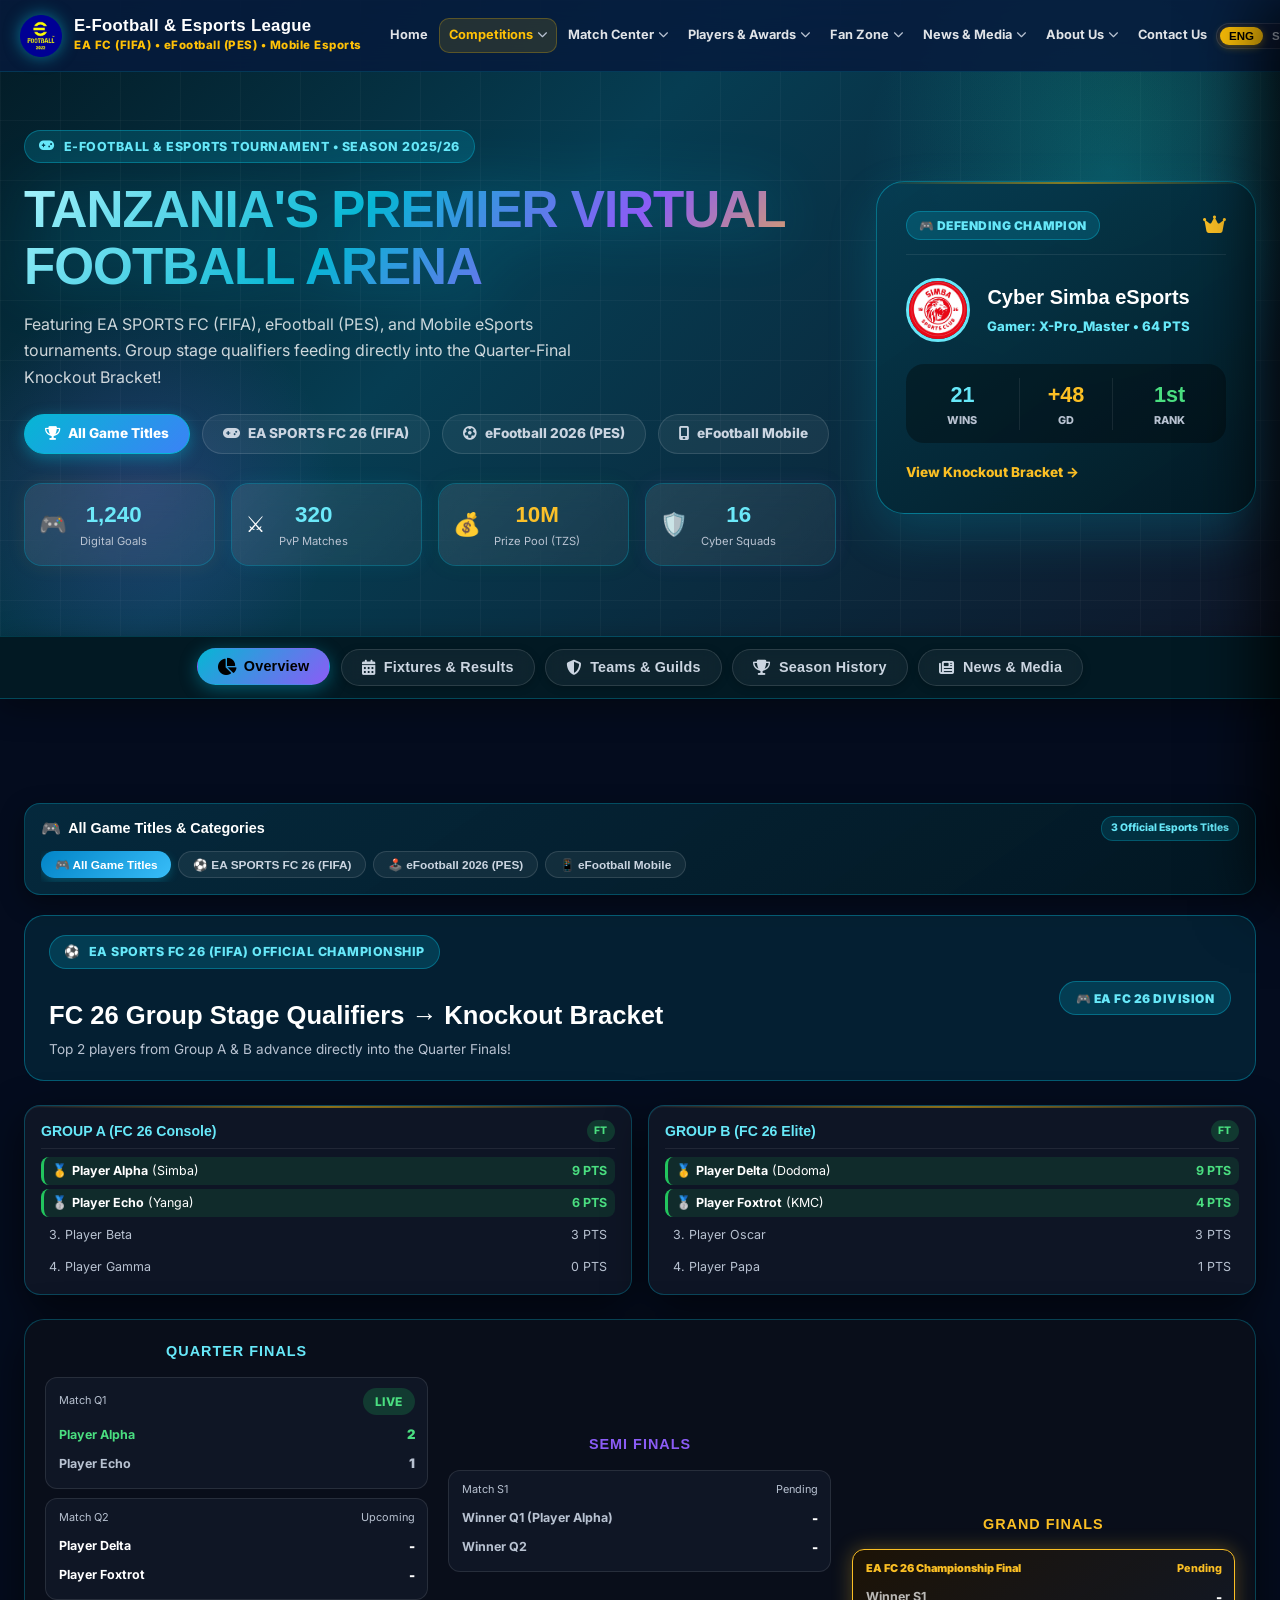
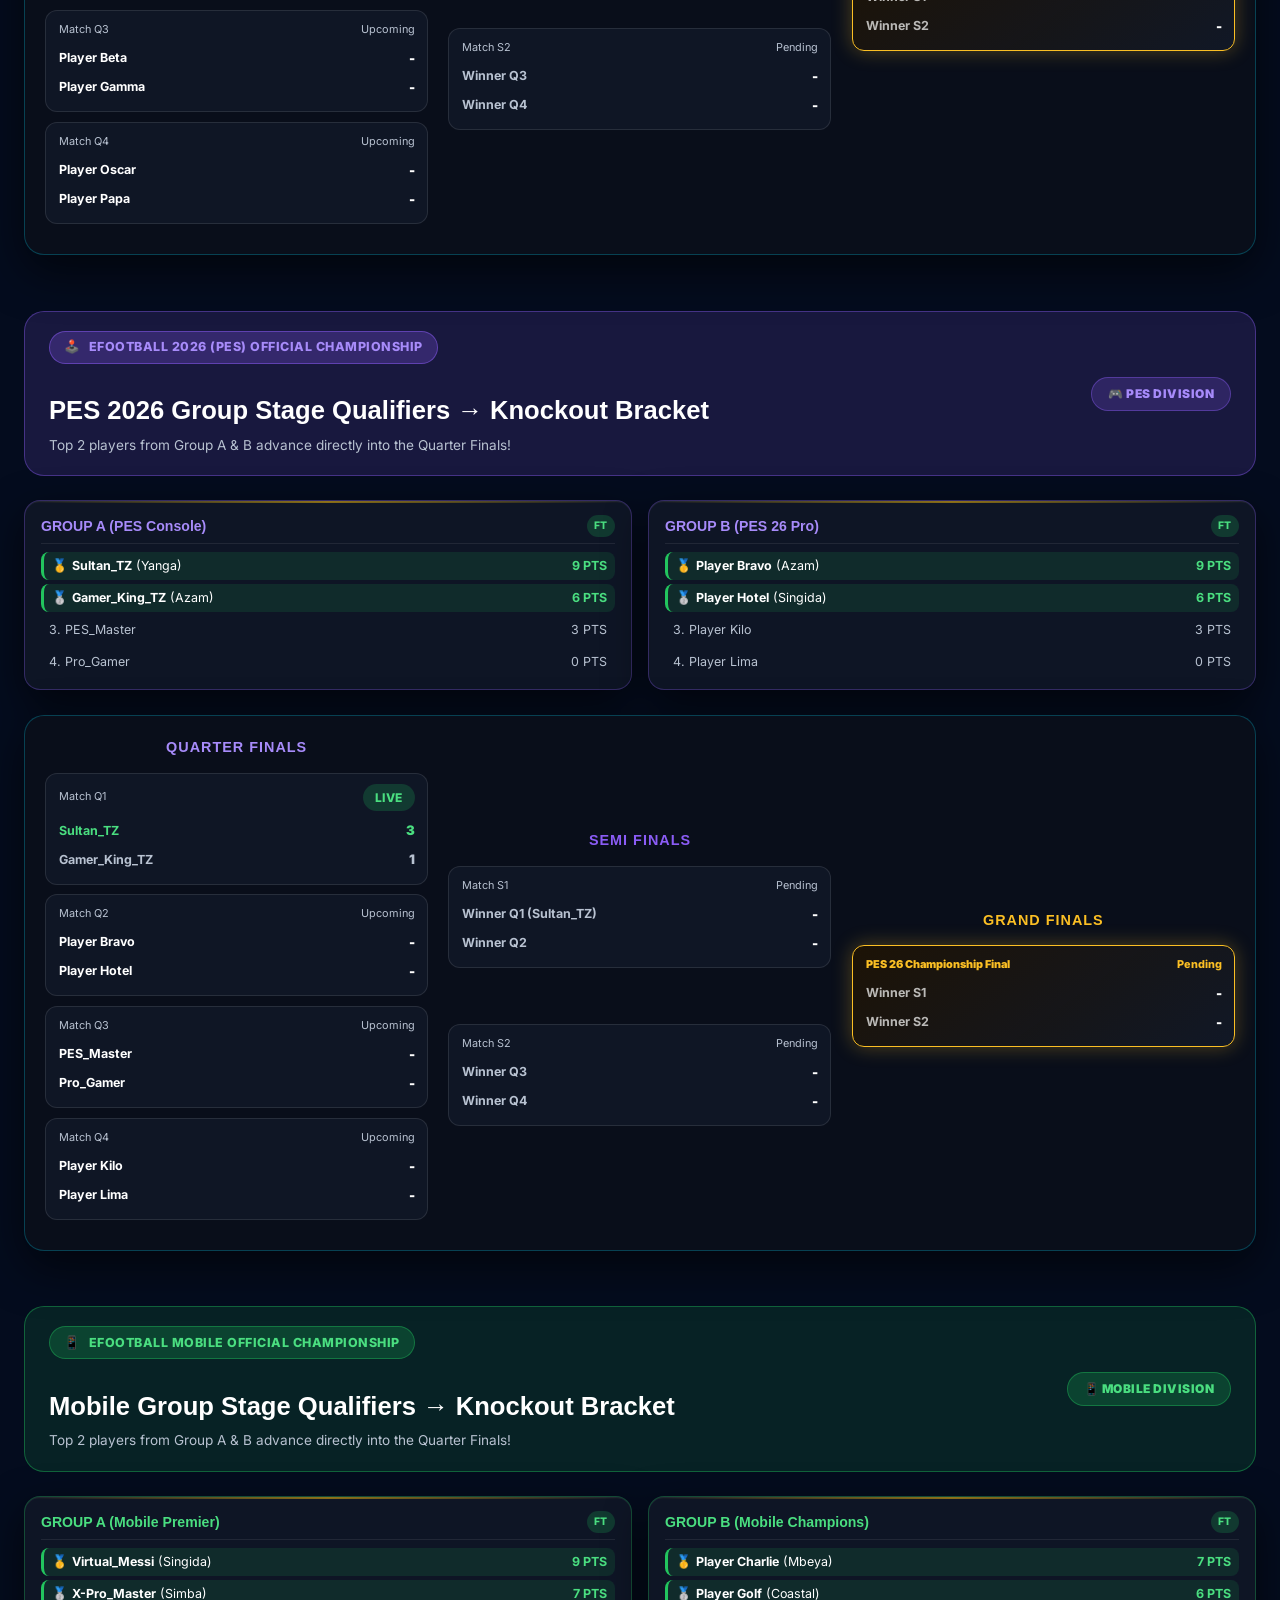
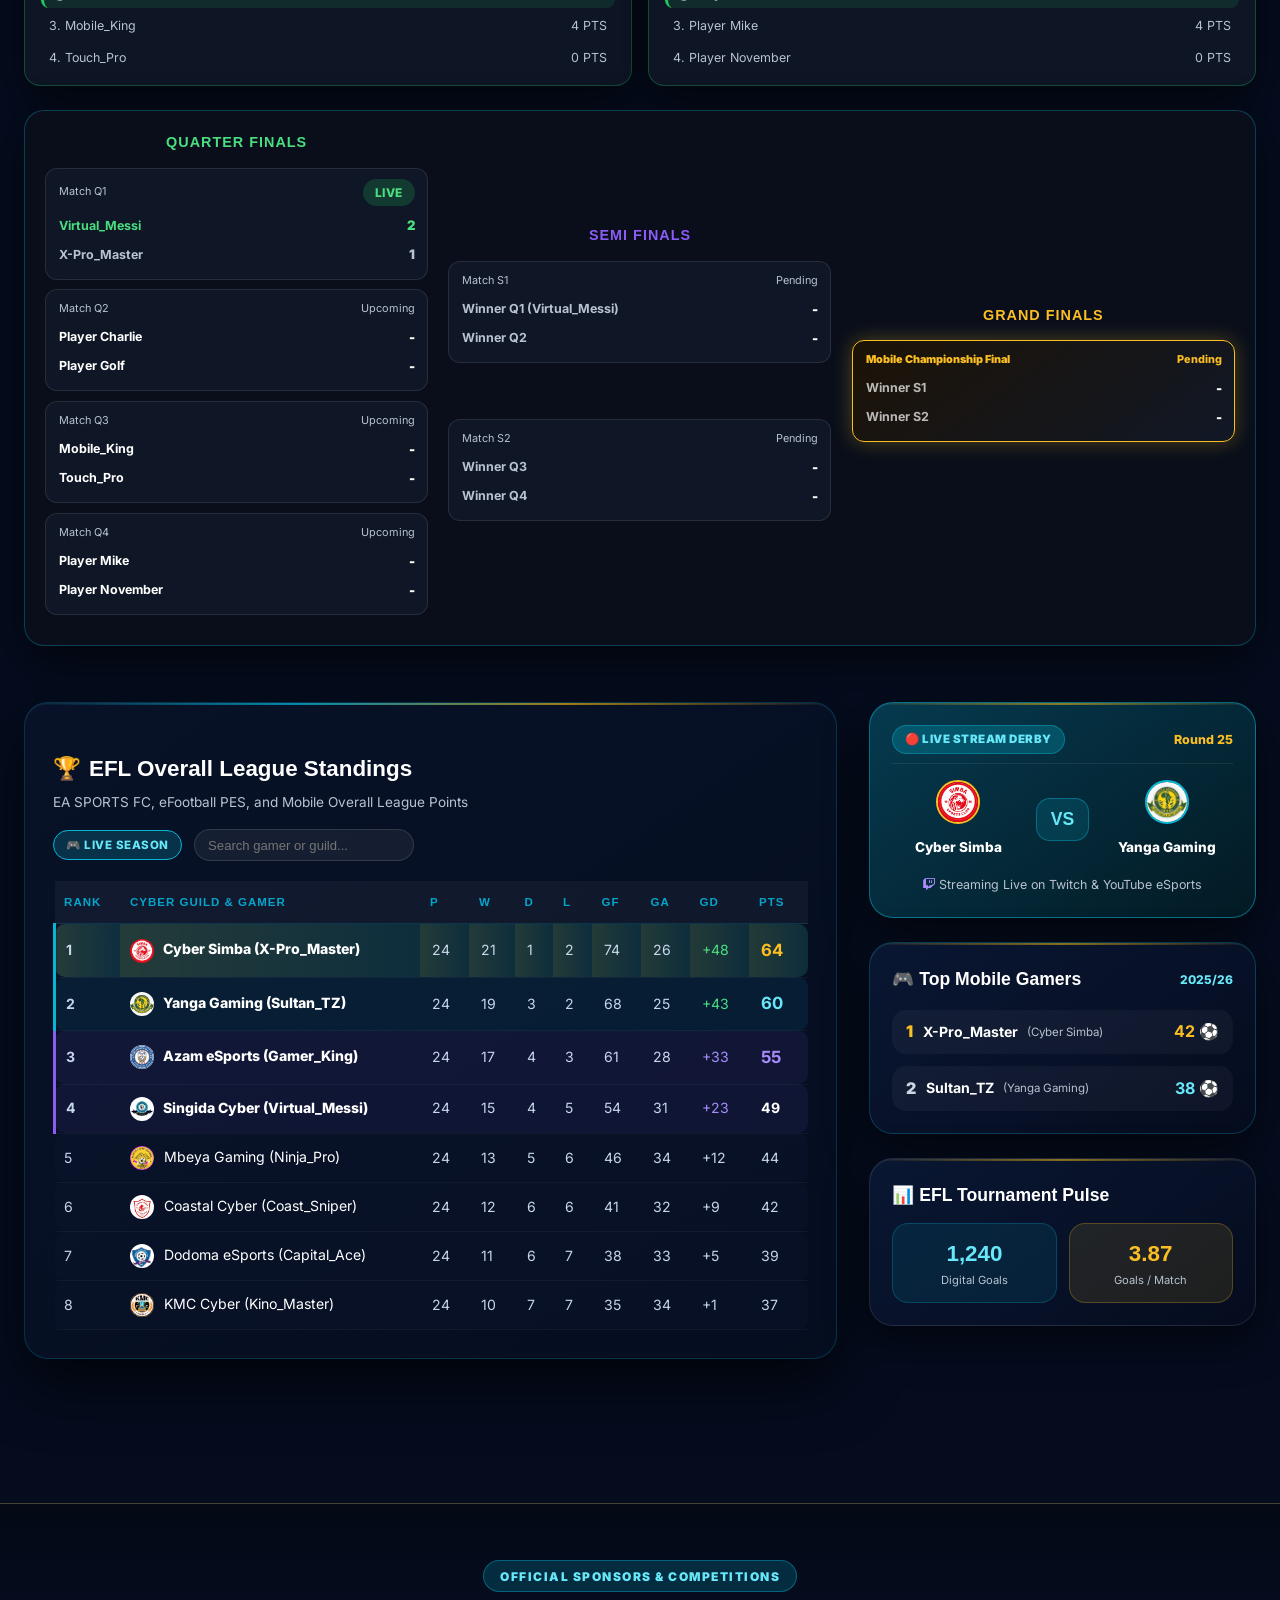
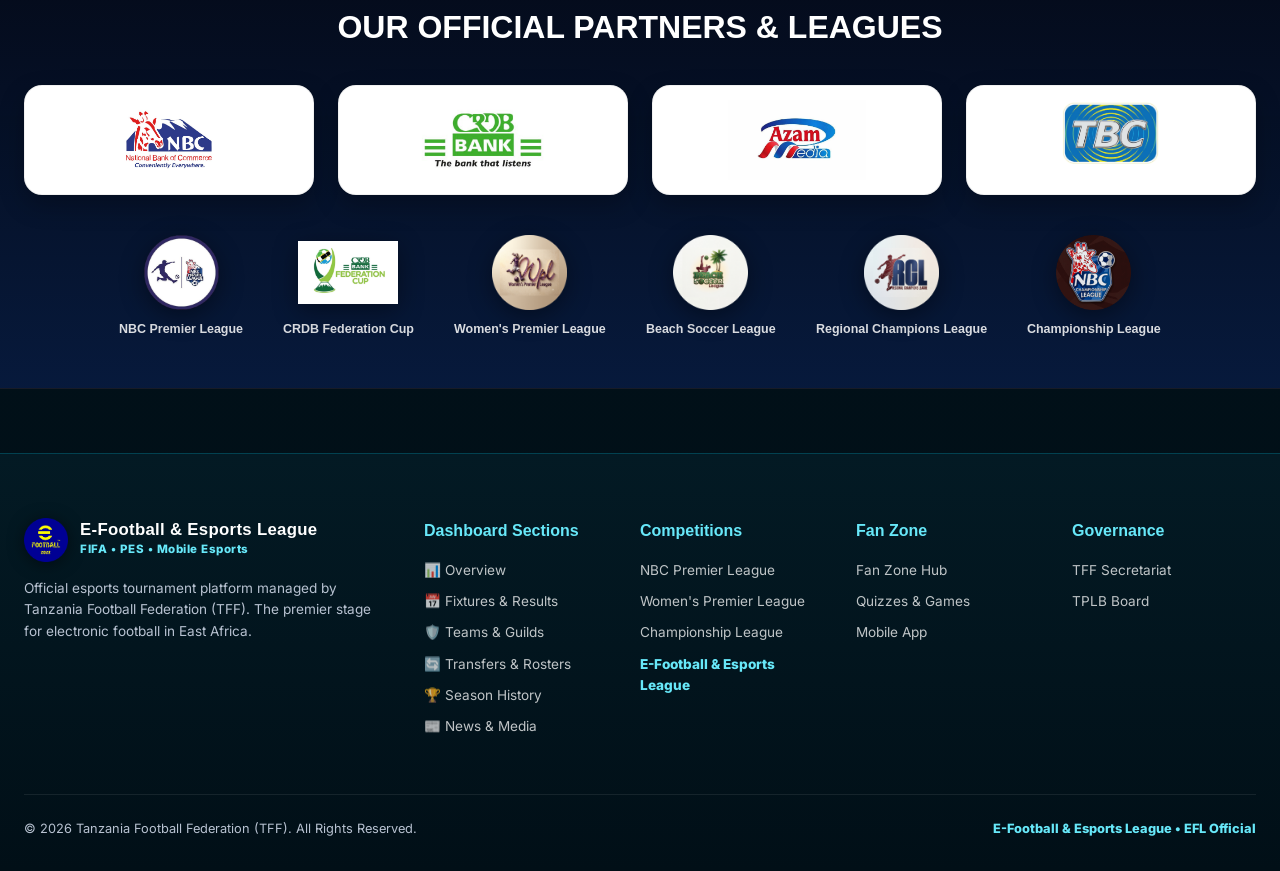
<file: efootball-league.html>
<!DOCTYPE html>
<html lang="en">
<head>
  <meta charset="UTF-8">
  <meta name="viewport" content="width=device-width, initial-scale=1.0">
  <title>E-Football & Esports League (EA FC / FIFA & PES) — Official Dashboard 2025/26</title>
  <meta name="description" content="Official digital platform for the Tanzania E-Football & Esports League. EA SPORTS FC (FIFA), eFootball (PES), and Mobile Esports live streams, group stage standings, interactive bracket, and fixtures.">
  
  <!-- Google Fonts -->
  <link rel="preconnect" href="https://fonts.googleapis.com">
  <link rel="preconnect" href="https://fonts.gstatic.com" crossorigin>
  <link href="https://fonts.googleapis.com/css2?family=Inter:wght@300;400;500;600;700;800;900&family=Outfit:wght@400;600;700;800;900&display=swap" rel="stylesheet">
  
  <!-- FontAwesome 6 Icons -->
  <link rel="stylesheet" href="https://cdnjs.cloudflare.com/ajax/libs/font-awesome/6.5.1/css/all.min.css">
  
  <!-- Favicon Icon -->
  <link rel="icon" type="image/png" href="images/ligikuu.png">

  <!-- Main Stylesheets -->
  <link rel="stylesheet" href="style.css">

  <style>
    /* Custom EFL Cyber & Bracket Styling */
    :root {
      --efl-cyan: #06b6d4;
      --efl-cyan-glow: rgba(6, 182, 212, 0.4);
      --efl-purple: #8b5cf6;
      --efl-gold: #fbbf24;
      --bracket-bg: #090e1a;
      --bracket-card: #111827;
      --bracket-border: #1f2937;
    }
    .efl-hero-badge {
      display: inline-flex;
      align-items: center;
      gap: 0.5rem;
      background: rgba(6, 182, 212, 0.2);
      border: 1px solid rgba(6, 182, 212, 0.4);
      padding: 0.35rem 0.9rem;
      border-radius: 20px;
      color: #67e8f9;
      font-size: 0.78rem;
      font-weight: 800;
      text-transform: uppercase;
      letter-spacing: 0.5px;
    }
    .game-mode-pill {
      background: rgba(255,255,255,0.06);
      border: 1px solid rgba(255,255,255,0.12);
      color: #cbd5e1;
      padding: 0.5rem 1.25rem;
      border-radius: 20px;
      font-size: 0.85rem;
      font-weight: 800;
      cursor: pointer;
      transition: all 0.3s ease;
      display: inline-flex;
      align-items: center;
      gap: 0.5rem;
    }
    .game-mode-pill:hover, .game-mode-pill.active {
      background: linear-gradient(135deg, #06b6d4, #3b82f6);
      color: #fff;
      border-color: #06b6d4;
      box-shadow: 0 4px 15px rgba(6,182,212,0.4);
    }
    
    /* Bracket Layout Styling (Matching User Screenshot) */
    .bracket-container {
      display: grid;
      grid-template-columns: 1fr 1fr 1fr;
      gap: 1.25rem;
      background: var(--bracket-bg);
      border: 1px solid rgba(6, 182, 212, 0.3);
      border-radius: 20px;
      padding: 1.25rem;
      box-shadow: 0 16px 45px rgba(0,0,0,0.6);
      overflow-x: auto;
    }
    .bracket-col-title {
      font-family: var(--font-heading);
      font-size: 0.9rem;
      font-weight: 900;
      color: #fff;
      text-transform: uppercase;
      letter-spacing: 1px;
      text-align: center;
      margin-bottom: 0.85rem;
    }
    .bracket-card-box {
      background: rgba(17, 24, 39, 0.9);
      border: 1px solid rgba(255, 255, 255, 0.1);
      border-radius: 12px;
      padding: 0.6rem 0.8rem;
      margin-bottom: 0.6rem;
      transition: all 0.3s ease;
      position: relative;
    }
    .bracket-card-box.final-card {
      border: 1.5px solid var(--efl-gold);
      box-shadow: 0 0 20px rgba(251, 191, 36, 0.3);
      background: linear-gradient(145deg, rgba(30, 20, 5, 0.95), rgba(17, 24, 39, 0.98));
    }
    .bracket-card-header {
      display: flex;
      justify-content: space-between;
      align-items: center;
      font-size: 0.68rem;
      color: var(--text-muted);
      margin-bottom: 0.35rem;
    }
    .bracket-player-row {
      display: flex;
      justify-content: space-between;
      align-items: center;
      padding: 0.25rem 0;
      font-size: 0.78rem;
      font-weight: 700;
      color: #fff;
    }
    .bracket-player-row.winner {
      color: #4ade80;
    }
    .bracket-score-badge {
      font-weight: 900;
      font-size: 0.82rem;
    }

    /* =============================================
       📱 MOBILE RESPONSIVE — E-FOOTBALL & ESPORTS
       Breakpoints: 768px, 480px
       ============================================= */

    @media (max-width: 768px) {
      /* HERO SECTION */
      .league-hero {
        min-height: auto !important;
        padding: 4.5rem 0 2rem !important;
      }
      .league-hero-grid {
        grid-template-columns: 1fr !important;
        gap: 1.5rem !important;
        padding: 1.2rem 0 !important;
      }
      .league-hero-title {
        font-size: 1.55rem !important;
        line-height: 1.25 !important;
      }
      .league-hero-sub {
        font-size: 0.85rem !important;
        line-height: 1.55 !important;
        margin-bottom: 1rem !important;
      }
      .efl-hero-badge {
        font-size: 0.68rem !important;
        padding: 0.25rem 0.65rem !important;
      }
      .game-mode-pill {
        font-size: 0.72rem !important;
        padding: 0.35rem 0.75rem !important;
      }

      /* HERO STATS CARDS */
      .league-stats-grid {
        grid-template-columns: repeat(2, 1fr) !important;
        gap: 0.6rem !important;
      }
      .league-stat-card {
        padding: 0.65rem 0.4rem !important;
        border-radius: 14px !important;
      }
      .league-stat-card div div:first-child {
        font-size: 1.15rem !important;
      }

      /* DEFENDING CHAMPION WIDGET */
      .widget-glass-card {
        padding: 1.1rem !important;
        border-radius: 20px !important;
      }

      /* TABS NAVIGATION BAR */
      .league-tabs-list {
        display: flex !important;
        flex-wrap: nowrap !important;
        overflow-x: auto !important;
        -webkit-overflow-scrolling: touch !important;
        gap: 0.4rem !important;
        padding-bottom: 0.4rem !important;
      }
      .league-tab-btn {
        white-space: nowrap !important;
        font-size: 0.71rem !important;
        padding: 0.32rem 0.65rem !important;
        border-radius: 12px !important;
        gap: 0.3rem !important;
      }
      .league-tab-btn i {
        font-size: 0.71rem !important;
      }
      .game-title-pill {
        font-size: 0.7rem !important;
        padding: 0.3rem 0.65rem !important;
        border-radius: 12px !important;
      }

      /* TOURNAMENT BRACKET MOBILE HORIZONTAL TOUCH SCROLL */
      .bracket-container {
        display: flex !important;
        flex-direction: row !important;
        grid-template-columns: none !important;
        gap: 0.85rem !important;
        padding: 0.85rem 0.75rem !important;
        border-radius: 16px !important;
        overflow-x: auto !important;
        -webkit-overflow-scrolling: touch !important;
        scroll-snap-type: x mandatory !important;
        width: 100% !important;
        box-sizing: border-box !important;
      }
      .bracket-container > div {
        flex: 0 0 190px !important;
        min-width: 190px !important;
        width: 190px !important;
        scroll-snap-align: start !important;
        box-sizing: border-box !important;
      }
      .bracket-col-title {
        font-size: 0.82rem !important;
        margin-bottom: 0.5rem !important;
        white-space: nowrap !important;
      }
      .bracket-card-box {
        padding: 0.5rem 0.65rem !important;
        margin-bottom: 0.45rem !important;
        border-radius: 10px !important;
      }
      .bracket-card-header {
        font-size: 0.65rem !important;
        margin-bottom: 0.25rem !important;
      }
      .bracket-player-row {
        font-size: 0.72rem !important;
        padding: 0.15rem 0 !important;
      }

      /* EFL GUILDS / CLUBS MOBILE COMPACT SMALL-SIZED BOXES */
      .efl-guilds-grid {
        grid-template-columns: repeat(2, 1fr) !important;
        gap: 0.75rem !important;
      }
      .efl-guild-card {
        padding: 0.85rem 0.6rem !important;
        border-radius: 16px !important;
        text-align: center !important;
      }
      .efl-guild-card img {
        width: 44px !important;
        height: 44px !important;
        margin-bottom: 0.4rem !important;
      }
      .efl-guild-card h3 {
        font-size: 0.95rem !important;
        margin: 0.2rem 0 0.1rem !important;
      }
      .efl-guild-card span {
        font-size: 0.7rem !important;
      }
      .efl-guild-card div:first-of-type {
        font-size: 0.68rem !important;
        margin: 0.4rem 0 !important;
      }
      .efl-guild-card div:last-child {
        font-size: 0.72rem !important;
        padding: 0.25rem 0.4rem !important;
        border-radius: 10px !important;
      }

      /* EFL NEWS & MEDIA 2-COLUMN COMPACT BOXES ON MOBILE */
      .efl-news-2col-grid {
        grid-template-columns: repeat(2, 1fr) !important;
        gap: 0.75rem !important;
      }
      .news-horizontal-card {
        padding: 0.85rem 0.65rem !important;
        border-radius: 16px !important;
      }
      .news-horizontal-card h3 {
        font-size: 0.85rem !important;
        line-height: 1.25 !important;
        margin: 0.2rem 0 !important;
      }
      .news-horizontal-card h4 {
        font-size: 0.82rem !important;
        margin: 0.2rem 0 !important;
      }
      .news-horizontal-card p {
        font-size: 0.7rem !important;
        line-height: 1.35 !important;
        margin-bottom: 0.4rem !important;
      }

      /* EFL GROUP STAGE 2-COLUMN COMPACT SMALL BOXES ON MOBILE */
      .efl-group-grid {
        grid-template-columns: repeat(2, 1fr) !important;
        gap: 0.6rem !important;
      }
      .efl-group-card {
        padding: 0.65rem 0.5rem !important;
        border-radius: 12px !important;
      }
      .efl-group-card strong {
        font-size: 0.76rem !important;
      }
      .efl-group-card div > div {
        padding: 0.2rem 0.35rem !important;
        font-size: 0.68rem !important;
      }

      /* EFL FIXTURES & RESULTS TAB MOBILE COMPACT STYLING */
      #tab-fixtures > div > div:first-child {
        padding: 0.9rem 0.85rem !important;
        border-radius: 16px !important;
        margin-bottom: 1rem !important;
      }
      #tab-fixtures h3 {
        font-size: 1rem !important;
      }
      #tab-fixtures input[type="text"] {
        padding: 0.5rem 0.85rem 0.5rem 2.4rem !important;
        font-size: 0.78rem !important;
        border-radius: 14px !important;
      }
      #tab-fixtures .rounds-selector-track {
        gap: 0.35rem !important;
        padding-bottom: 0.35rem !important;
      }
      #tab-fixtures .round-pill-btn {
        font-size: 0.7rem !important;
        padding: 0.3rem 0.65rem !important;
        border-radius: 12px !important;
      }
      .fixture-card-item {
        padding: 0.85rem 0.75rem !important;
        border-radius: 16px !important;
      }
      .fixture-card-item .badge-pill {
        font-size: 0.65rem !important;
      }
      .fixture-card-item img {
        width: 36px !important;
        height: 36px !important;
      }
      .fixture-card-item strong {
        font-size: 0.82rem !important;
      }
      .fixture-card-item div[style*="font-size:1.3rem"],
      .fixture-card-item div[style*="font-size:1.15rem"] {
        font-size: 0.95rem !important;
        padding: 0.3rem 0.65rem !important;
      }

      /* STANDINGS TABLE & DASHBOARD GRID */
      .race-dashboard-grid {
        grid-template-columns: 1fr !important;
        gap: 1.5rem !important;
      }
      .table-header-flex {
        flex-direction: column !important;
        align-items: flex-start !important;
        gap: 0.75rem !important;
      }
      .table-search-input {
        width: 100% !important;
        box-sizing: border-box !important;
      }
      .league-table-wrap {
        overflow-x: auto !important;
        -webkit-overflow-scrolling: touch !important;
      }
      .league-table {
        font-size: 0.74rem !important;
        min-width: 580px !important;
      }
      .league-table th, .league-table td {
        padding: 0.45rem 0.35rem !important;
      }

      /* MATCH FIXTURES SELECTOR */
      .rounds-selector-track {
        gap: 0.35rem !important;
      }
      .round-pill-btn {
        font-size: 0.7rem !important;
        padding: 0.35rem 0.65rem !important;
      }
    }

    @media (max-width: 480px) {
      .league-hero-title {
        font-size: 1.35rem !important;
      }
      .league-stats-grid {
        grid-template-columns: repeat(2, 1fr) !important;
      }
      div[style*="grid-template-columns:repeat(auto-fill, minmax(260px"] {
        grid-template-columns: repeat(2, 1fr) !important;
        gap: 0.6rem !important;
      }
      div[style*="grid-template-columns:repeat(auto-fill, minmax(260px"] .widget-glass-card {
        padding: 0.85rem 0.6rem !important;
      }
      div[style*="grid-template-columns:repeat(auto-fill, minmax(260px"] img {
        width: 44px !important;
        height: 44px !important;
      }
      div[style*="grid-template-columns:repeat(auto-fill, minmax(260px"] h3 {
        font-size: 0.92rem !important;
      }
    }
  </style>
</head>
<body class="efl-page">
  <div class="scroll-progress-container"><div class="scroll-progress-bar" id="scroll-progress-bar" style="background:linear-gradient(90deg, #06b6d4, #8b5cf6, #fbbf24);"></div></div>

  <!-- NAVBAR -->
  <header class="navbar">
    <div class="nav-container">
      <a href="index.html" class="brand-logo-group">
        <img src="images/efootball-logo.png" alt="E-Football Mobile & Esports League Logo" style="filter: drop-shadow(0 0 8px rgba(6,182,212,0.6));">
        <div class="brand-text">
          <span class="brand-title" data-en="E-Football & Esports League" data-sw="Ligi ya E-Football na Esports">E-Football & Esports League</span>
          <span class="brand-subtitle">EA FC (FIFA) • eFootball (PES) • Mobile Esports</span>
        </div>
      </a>

      <ul class="nav-menu">
        <li class="nav-item"><a href="index.html" class="nav-link" data-en="Home" data-sw="Nyumbani">Home</a></li>

        <!-- Competitions Dropdown -->
        <li class="nav-item active">
          <a href="javascript:void(0);" class="nav-link" data-en="Competitions" data-sw="Mashindano">Competitions <i class="fa-solid fa-chevron-down"></i></a>
          <div class="mega-dropdown">
            <div class="mega-grid-2col">
              <a href="nbc-premier-league.html" class="mega-card-item">
                <div class="mega-icon-badge badge-gold">NBC</div>
                <div class="mega-text-box">
                  <span class="mega-card-title" data-en="NBC Premier League" data-sw="Ligi Kuu ya NBC">NBC Premier League</span>
                  <span class="mega-card-desc" data-en="Tanzania top-tier men's football" data-sw="Ligi Kuu ya Soka la Wanaume">Tanzania top-tier men's football</span>
                </div>
              </a>
              <a href="womens-premier-league.html" class="mega-card-item">
                <div class="mega-icon-badge badge-pink">WPL</div>
                <div class="mega-text-box">
                  <span class="mega-card-title" data-en="Women's Premier League" data-sw="Ligi Kuu ya Wanawake">Women's Premier League</span>
                  <span class="mega-card-desc" data-en="Elite national women's football" data-sw="Soka la Wanawake la Kitaifa">Elite national women's football</span>
                </div>
              </a>
              <a href="championship-league.html" class="mega-card-item">
                <div class="mega-icon-badge badge-green">TCL</div>
                <div class="mega-text-box">
                  <span class="mega-card-title" data-en="Championship League" data-sw="Ligi ya Championship">Championship League</span>
                  <span class="mega-card-desc" data-en="Second-tier promotion battle" data-sw="Mbio za Kupanda Ligi Kuu">Second-tier promotion battle</span>
                </div>
              </a>
              <a href="efootball-league.html" class="mega-card-item active">
                <div class="mega-icon-badge badge-cyan">EFL</div>
                <div class="mega-text-box">
                  <span class="mega-card-title" data-en="E-Football & Esports League" data-sw="Ligi ya E-Football na Esports">E-Football & Esports League</span>
                  <span class="mega-card-desc" data-en="FIFA, PES & Mobile Esports Arena" data-sw="FIFA, PES na Soka la Simu">FIFA, PES & Mobile Esports Arena</span>
                </div>
              </a>
              <a href="first-division-league.html" class="mega-card-item">
                <div class="mega-icon-badge badge-green">FDL</div>
                <div class="mega-text-box">
                  <span class="mega-card-title" data-en="First Division League" data-sw="Ligi Daraja la Kwanza">First Division League</span>
                  <span class="mega-card-desc" data-en="Development pathways & academies" data-sw="Ligi ya Maendeleo na Vyuo">Development pathways & academies</span>
                </div>
              </a>
            </div>
          </div>
        </li>

        <!-- Match Center Dropdown -->
        <li class="nav-item">
          <a href="javascript:void(0);" class="nav-link" data-en="Match Center" data-sw="Kituo cha Mechi">Match Center <i class="fa-solid fa-chevron-down"></i></a>
          <div class="mega-dropdown" style="width: 320px;">
            <div style="display:flex; flex-direction:column; gap:0.6rem;">
              <a href="live-matches.html" class="mega-card-item">
                <div class="mega-icon-badge badge-red" data-en="LIVE" data-sw="MOJA KWA MOJA">LIVE</div>
                <div class="mega-text-box">
                  <span class="mega-card-title" data-en="Live Matches" data-sw="Mechi za Moja kwa Moja">Live Matches</span>
                  <span class="mega-card-desc" data-en="Real-time scores & commentaries" data-sw="Matokeo na Taarifa za Moja kwa Moja">Real-time scores & commentaries</span>
                </div>
              </a>

              <a href="#teams" class="mega-card-item">
                <div class="mega-icon-badge badge-gold" data-en="TEAMS" data-sw="TIMU">TEAMS</div>
                <div class="mega-text-box">
                  <span class="mega-card-title" data-en="Guilds & Gamers" data-sw="Timu na Wachezaji">Guilds & Gamers</span>
                  <span class="mega-card-desc" data-en="16 Cyber Guilds & Esports Stars" data-sw="Timu 16 za Esports na Wachezaji">16 Cyber Guilds & Esports Stars</span>
                </div>
              </a>

            </div>
          </div>
        </li>

        <!-- Players & Awards Dropdown -->
        <li class="nav-item">
          <a href="javascript:void(0);" class="nav-link" data-en="Players & Awards" data-sw="Wachezaji na Tuzo">Players & Awards <i class="fa-solid fa-chevron-down"></i></a>
          <div class="mega-dropdown" style="width: 320px;">
            <div style="display:flex; flex-direction:column; gap:0.6rem;">
              <a href="clubs.html#awards" class="mega-card-item">
                <div class="mega-icon-badge badge-gold" data-en="AWD" data-sw="TUZO">AWD</div>
                <div class="mega-text-box">
                  <span class="mega-card-title" data-en="Golden Boot Leaders" data-sw="Wafungaji Bora">Golden Boot Leaders</span>
                  <span class="mega-card-desc" data-en="Golden Boot &amp; Glove leaders" data-sw="Wafungaji &amp; Makipa Bora">Golden Boot &amp; Glove leaders</span>
                </div>
              </a>
              <a href="clubs.html#history" class="mega-card-item">
                <div class="mega-icon-badge badge-purple" style="background:linear-gradient(135deg, #7c4dff, #651fff); color:#fff;" data-en="HIS" data-sw="HISTORIA">HIS</div>
                <div class="mega-text-box">
                  <span class="mega-card-title" data-en="Season History" data-sw="Historia ya Msimu">Season History</span>
                  <span class="mega-card-desc" data-en="Historical roll of honor &amp; stats" data-sw="Kumbukumbu na Mabingwa">Historical roll of honor &amp; stats</span>
                </div>
              </a>
            </div>
          </div>
        </li>

        <!-- Fan Zone Dropdown -->
        <li class="nav-item">
          <a href="javascript:void(0);" class="nav-link" data-en="Fan Zone" data-sw="Eneo la Mashabiki">Fan Zone <i class="fa-solid fa-chevron-down"></i></a>
          <div class="mega-dropdown" style="width: 320px;">
            <div style="display:flex; flex-direction:column; gap:0.6rem;">
              <a href="index.html#games" class="mega-card-item">
                <div class="mega-icon-badge badge-cyan">GAME</div>
                <div class="mega-text-box">
                  <span class="mega-card-title" data-en="Play e-Football Challenge" data-sw="Cheza E-Football">Play e-Football Challenge</span>
                  <span class="mega-card-desc" data-en="Challenge top mobile gamers" data-sw="Shindana na wachezaji bora">Challenge top mobile gamers</span>
                </div>
              </a>
            </div>
          </div>
        </li>

        <!-- News & Media Dropdown -->
        <li class="nav-item">
          <a href="javascript:void(0);" class="nav-link" data-en="News & Media" data-sw="Habari na Vyombo vya Habari">News & Media <i class="fa-solid fa-chevron-down"></i></a>
          <div class="mega-dropdown" style="width: 320px;">
            <div style="display:flex; flex-direction:column; gap:0.6rem;">
              <a href="#tab-news" class="mega-card-item">
                <div class="mega-icon-badge badge-red">NEW</div>
                <div class="mega-text-box">
                  <span class="mega-card-title" data-en="Latest News" data-sw="Habari za Karibuni">Latest News</span>
                  <span class="mega-card-desc" data-en="Breaking headlines & updates" data-sw="Taarifa mpya na habari zote">Breaking headlines & updates</span>
                </div>
              </a>
              <a href="#tab-news" class="mega-card-item">
                <div class="mega-icon-badge badge-cyan">VID</div>
                <div class="mega-text-box">
                  <span class="mega-card-title" data-en="Videos" data-sw="Video">Videos</span>
                  <span class="mega-card-desc" data-en="Highlights & press interviews" data-sw="Video za mechi na mahojiano">Highlights & press interviews</span>
                </div>
              </a>
              <a href="#tab-news" class="mega-card-item">
                <div class="mega-icon-badge badge-gold">PIC</div>
                <div class="mega-text-box">
                  <span class="mega-card-title" data-en="Photos" data-sw="Picha">Photos</span>
                  <span class="mega-card-desc" data-en="Matchday gallery & fan moments" data-sw="Picha za mechi na mashabiki">Matchday gallery & fan moments</span>
                </div>
              </a>
            </div>
          </div>
        </li>

        <!-- About Us Dropdown -->
        <li class="nav-item">
          <a href="javascript:void(0);" class="nav-link" data-en="About Us" data-sw="Kuhusu Sisi">About Us <i class="fa-solid fa-chevron-down"></i></a>
          <div class="mega-dropdown" style="width: 320px;">
            <div style="display:flex; flex-direction:column; gap:0.6rem;">
              <a href="index.html#tff" class="mega-card-item">
                <div class="mega-icon-badge badge-blue">TPLB</div>
                <div class="mega-text-box">
                  <span class="mega-card-title" data-en="TPLB Overview" data-sw="Maelezo ya TPLB">TPLB Overview</span>
                  <span class="mega-card-desc" data-en="Structure, mission, and governance" data-sw="Muundo na Malengo">Structure, mission, and governance</span>
                </div>
              </a>
            </div>
          </div>
        </li>

        <li class="nav-item"><a href="index.html#footer" class="nav-link" data-en="Contact Us" data-sw="Wasiliana Nasi">Contact Us</a></li>
      </ul>

      <div class="nav-actions">
        <div class="lang-switcher-capsule">
          <button class="lang-btn active" id="lang-eng">ENG</button>
          <button class="lang-btn" id="lang-swa">SWA</button>
        </div>
        <button class="mobile-toggle-btn" id="mobile-menu-toggle" aria-label="Toggle Mobile Menu">
          <span></span><span></span><span></span>
        </button>
      </div>
    </div>
  </header>

  <!-- MOBILE SLIDE-OUT MENU DRAWER -->
  <div class="mobile-drawer-overlay" id="mobile-drawer-overlay"></div>
  <aside class="mobile-drawer" id="mobile-drawer" aria-label="Mobile Navigation">
    <!-- Floating Background Decorative Football Elements -->
    <div class="mobile-drawer-decor">
      <i class="fa-solid fa-futbol decor-icon decor-icon-1"></i>
      <i class="fa-solid fa-trophy decor-icon decor-icon-2"></i>
      <i class="fa-solid fa-whistle decor-icon decor-icon-3"></i>
      <i class="fa-solid fa-star decor-icon decor-icon-4"></i>
    </div>

    <!-- Animated Premium Drawer Header -->
    <div class="mobile-drawer-header">
      <div class="mobile-brand-box">
        <div class="mobile-logo-wrapper">
          <img src="images/nbc-pl-logo.png" alt="Tanzania Football Logo" class="mobile-brand-logo">
          <div class="logo-pulse-ring"></div>
        </div>
        <div class="mobile-brand-text">
          <div class="mobile-brand-title-wrap">
            <span class="mobile-brand-title">⚽ Tanzania Football</span>
            <div class="title-light-beam"></div>
          </div>
          <span class="mobile-brand-subtitle" data-en="Official Football Platform" data-sw="Jukwaa Rasmi la Soka">Official Football Platform</span>
        </div>
      </div>
      <button class="mobile-drawer-close" id="mobile-menu-close" aria-label="Close Mobile Menu">
        <i class="fa-solid fa-xmark"></i>
      </button>
    </div>

    <div class="mobile-drawer-body">
      <ul class="mobile-nav-list">
        <!-- 1. HOME -->
        <li class="mobile-nav-item">
          <a href="index.html" class="mobile-nav-link">
            <span class="mobile-link-left">
              <i class="fa-solid fa-house mobile-link-icon text-gold"></i>
              <span data-en="Home" data-sw="Nyumbani">Home</span>
            </span>
            <i class="fa-solid fa-chevron-right mobile-link-arrow"></i>
          </a>
        </li>

        <!-- 2. COMPETITIONS ACCORDION (ACTIVE PAGE) -->
        <li class="mobile-nav-item mobile-has-submenu active">
          <button class="mobile-submenu-toggle" type="button">
            <span class="mobile-link-left">
              <i class="fa-solid fa-trophy mobile-link-icon text-gold"></i>
              <span data-en="Competitions" data-sw="Mashindano">Competitions</span>
            </span>
            <i class="fa-solid fa-chevron-down mobile-chevron"></i>
          </button>
          <ul class="mobile-submenu">
            <li><a href="nbc-premier-league.html" class="mobile-sub-link"><span class="mobile-badge badge-gold">NBC</span><span>NBC Premier League</span></a></li>
            <li><a href="womens-premier-league.html" class="mobile-sub-link"><span class="mobile-badge badge-pink">WPL</span><span>Women's Premier League</span></a></li>
            <li><a href="championship-league.html" class="mobile-sub-link"><span class="mobile-badge badge-red">TCL</span><span>Championship League</span></a></li>
            <li><a href="first-division-league.html" class="mobile-sub-link"><span class="mobile-badge badge-green">FDL</span><span>First League</span></a></li>
            <li><a href="efootball-league.html" class="mobile-sub-link"><span class="mobile-badge badge-purple">EFL</span><span>E-Football League</span></a></li>
          </ul>
        </li>

        <!-- 3. MATCH CENTRE ACCORDION -->
        <li class="mobile-nav-item mobile-has-submenu">
          <button class="mobile-submenu-toggle" type="button">
            <span class="mobile-link-left">
              <i class="fa-solid fa-calendar-days mobile-link-icon text-gold"></i>
              <span data-en="Match Centre" data-sw="Kituo cha Mechi">Match Centre</span>
            </span>
            <i class="fa-solid fa-chevron-down mobile-chevron"></i>
          </button>
          <ul class="mobile-submenu">
            <li><a href="live-matches.html" class="mobile-sub-link"><span class="mobile-badge badge-red">LIVE</span><span>Live Matches</span></a></li>
          </ul>
        </li>

        <!-- 4. CLUBS ACCORDION -->
        <li class="mobile-nav-item mobile-has-submenu">
          <button class="mobile-submenu-toggle" type="button">
            <span class="mobile-link-left">
              <i class="fa-solid fa-shield-halved mobile-link-icon text-gold"></i>
              <span data-en="Clubs" data-sw="Klabu">Clubs</span>
            </span>
            <i class="fa-solid fa-chevron-down mobile-chevron"></i>
          </button>
          <ul class="mobile-submenu">
            <li><a href="clubs.html" class="mobile-sub-link"><span class="mobile-badge badge-green">PLY</span><span>Clubs &amp; Squad Rosters</span></a></li>
            <li><a href="clubs.html#stadiums" class="mobile-sub-link"><span class="mobile-badge badge-purple">STD</span><span>Stadiums &amp; Venues</span></a></li>
          </ul>
        </li>

        <!-- 5. AWARDS (DIRECT LINK - NO SUBLINKS) -->
        <li class="mobile-nav-item">
          <a href="awards.html" class="mobile-nav-link">
            <span class="mobile-link-left">
              <i class="fa-solid fa-crown mobile-link-icon text-gold"></i>
              <span data-en="Awards" data-sw="Tuzo">Awards</span>
            </span>
            <i class="fa-solid fa-chevron-right mobile-link-arrow"></i>
          </a>
        </li>

        <!-- 6. NEWS & MEDIA ACCORDION -->
        <li class="mobile-nav-item mobile-has-submenu">
          <button class="mobile-submenu-toggle" type="button">
            <span class="mobile-link-left">
              <i class="fa-solid fa-newspaper mobile-link-icon text-gold"></i>
              <span data-en="News &amp; Media" data-sw="Habari">News &amp; Media</span>
            </span>
            <i class="fa-solid fa-chevron-down mobile-chevron"></i>
          </button>
          <ul class="mobile-submenu">
            <li><a href="nbc-premier-league.html#news" class="mobile-sub-link"><span class="mobile-badge badge-red">NEW</span><span>Latest News &amp; Transfers</span></a></li>
            <li><a href="index.html#news" class="mobile-sub-link"><span class="mobile-badge badge-cyan">VID</span><span>Videos &amp; Highlights</span></a></li>
          </ul>
        </li>

        <!-- 7. FAN ZONE ACCORDION -->
        <li class="mobile-nav-item mobile-has-submenu">
          <button class="mobile-submenu-toggle" type="button">
            <span class="mobile-link-left">
              <i class="fa-solid fa-fire mobile-link-icon text-gold"></i>
              <span data-en="Fan Zone" data-sw="Mashabiki">Fan Zone</span>
            </span>
            <i class="fa-solid fa-chevron-down mobile-chevron"></i>
          </button>
          <ul class="mobile-submenu">
            <li><a href="index.html#fanzone" class="mobile-sub-link"><span class="mobile-badge badge-gold">FAN</span><span>Match Predictions</span></a></li>
            <li><a href="awards.html#votingOptions" class="mobile-sub-link"><span class="mobile-badge badge-cyan">VOTE</span><span>Fan Voting &amp; Polls</span></a></li>
          </ul>
        </li>

        <!-- 8. ABOUT ACCORDION -->
        <li class="mobile-nav-item mobile-has-submenu">
          <button class="mobile-submenu-toggle" type="button">
            <span class="mobile-link-left">
              <i class="fa-solid fa-circle-info mobile-link-icon text-gold"></i>
              <span data-en="About" data-sw="Kuhusu">About</span>
            </span>
            <i class="fa-solid fa-chevron-down mobile-chevron"></i>
          </button>
          <ul class="mobile-submenu">
            <li><a href="index.html#tff" class="mobile-sub-link"><span class="mobile-badge badge-blue">TFF</span><span>About TFF &amp; TPLB</span></a></li>
            <li><a href="#footer" class="mobile-sub-link"><span class="mobile-badge badge-green">CNT</span><span>Contact &amp; Media</span></a></li>
          </ul>
        </li>
      </ul>

      <!-- Language Switcher Redesign in Mobile Drawer -->
      <div class="mobile-lang-box">
        <div class="lang-switcher-capsule">
          <button class="lang-btn active" id="mobile-lang-eng">
            <i class="fa-solid fa-globe"></i>
            <span>ENG</span>
          </button>
          <button class="lang-btn" id="mobile-lang-swa">
            <i class="fa-solid fa-globe"></i>
            <span>SWA</span>
          </button>
        </div>
      </div>
    </div>

    <!-- Mobile Drawer Footer with Socials & Quick Action Pills -->
    <div class="mobile-drawer-footer">
      <div class="mobile-footer-divider"></div>
      <div class="mobile-social-title">
        <i class="fa-solid fa-futbol text-gold"></i>
        <span data-en="Follow Tanzanian Football" data-sw="Tufuatilie Soka la Tanzania">Follow Tanzanian Football</span>
      </div>
      <div class="mobile-social-links">
        <a href="#" aria-label="Facebook"><i class="fa-brands fa-facebook-f"></i></a>
        <a href="#" aria-label="Instagram"><i class="fa-brands fa-instagram"></i></a>
        <a href="#" aria-label="X (Twitter)"><i class="fa-brands fa-x-twitter"></i></a>
        <a href="#" aria-label="YouTube"><i class="fa-brands fa-youtube"></i></a>
      </div>

      <!-- Quick Action Pills -->
      <div class="mobile-quick-actions">
        <a href="index.html#app" class="quick-action-pill">
          <i class="fa-solid fa-mobile-screen-button text-gold"></i>
          <span data-en="📱 Download Mobile App" data-sw="📱 Pakua App ya Simu">📱 Download Mobile App</span>
        </a>
        <a href="index.html#news" class="quick-action-pill">
          <i class="fa-solid fa-circle-play text-cyan"></i>
          <span data-en="📺 Watch Highlights" data-sw="📺 Tazama Highlights">📺 Watch Highlights</span>
        </a>
        <a href="nbc-premier-league.html#news" class="quick-action-pill">
          <i class="fa-solid fa-newspaper text-green"></i>
          <span data-en="📰 Latest News" data-sw="📰 Habari Mpya">📰 Latest News</span>
        </a>
      </div>

      <div class="mobile-copyright">© 2026 Tanzania Football • Official Platform</div>
    </div>
  </aside>

  <!-- HERO SECTION -->
  <section class="league-hero" style="background:linear-gradient(135deg,#031a24 0%,#063d52 40%,#0f172a 100%); min-height:520px; position:relative; overflow:hidden;">
    <div style="position:absolute;top:-80px;right:-80px;width:500px;height:500px;background:radial-gradient(circle,rgba(6,182,212,.25),transparent 70%);pointer-events:none;"></div>
    <div style="position:absolute;bottom:-60px;left:-60px;width:400px;height:400px;background:radial-gradient(circle,rgba(139,92,246,.2),transparent 70%);pointer-events:none;"></div>
    
    <div class="container">
      <div class="league-hero-grid">
        <!-- LEFT -->
        <div>
          <div class="efl-hero-badge" style="margin-bottom:1.2rem;">
            <i class="fa-solid fa-gamepad"></i>
            <span data-en="E-Football & Esports Tournament • Season 2025/26" data-sw="Ligi ya E-Football na Esports • Msimu wa 2025/26">E-Football & Esports Tournament • Season 2025/26</span>
          </div>
          <h1 class="league-hero-title" style="font-family:var(--font-heading); font-size:clamp(2rem,4.8vw,3.2rem); font-weight:900; line-height:1.1; background:linear-gradient(135deg,#a5f3fc 0%,#06b6d4 40%,#8b5cf6 70%,#fbbf24 100%); -webkit-background-clip:text; -webkit-text-fill-color:transparent; background-clip:text; margin-bottom:1rem;" data-en="TANZANIA'S PREMIER VIRTUAL FOOTBALL ARENA" data-sw="JUKWAA KUU LA SOKA LA KIELEKTRONIKI TANZANIA">
            TANZANIA'S PREMIER VIRTUAL FOOTBALL ARENA
          </h1>
          <p class="league-hero-sub" style="color:rgba(255,255,255,.8); max-width:600px; font-size:1rem; line-height:1.65; margin-bottom:1.5rem;" data-en="Featuring EA SPORTS FC (FIFA), eFootball (PES), and Mobile eSports tournaments. Group stage qualifiers feeding directly into the Quarter-Final Knockout Bracket!" data-sw="Inajumuisha mashindano ya EA SPORTS FC (FIFA), eFootball (PES), na Soka la Simu. Mchujo wa makundi unawaleta washindi kwenye Robo Fainali!">
            Featuring EA SPORTS FC (FIFA), eFootball (PES), and Mobile eSports tournaments. Group stage qualifiers feeding directly into the Quarter-Final Knockout Bracket!
          </p>

          <!-- Game Title Pills Selector Bar -->
          <div style="display:flex; flex-wrap:wrap; gap:0.75rem; margin-bottom:1.8rem;">
            <div class="game-mode-pill active"><i class="fa-solid fa-trophy"></i> All Game Titles</div>
            <div class="game-mode-pill"><i class="fa-solid fa-gamepad"></i> EA SPORTS FC 26 (FIFA)</div>
            <div class="game-mode-pill"><i class="fa-solid fa-futbol"></i> eFootball 2026 (PES)</div>
            <div class="game-mode-pill"><i class="fa-solid fa-mobile-screen"></i> eFootball Mobile</div>
          </div>
          
          <div class="league-stats-grid" style="display:grid; grid-template-columns:repeat(4,1fr); gap:1rem;">
            <div class="league-stat-card" style="background:rgba(255,255,255,0.05); border:1px solid rgba(6,182,212,0.3); padding:0.85rem; border-radius:18px; text-align:center;">
              <span style="font-size:1.4rem;">🎮</span>
              <div><div style="font-family:var(--font-heading); font-size:1.4rem; font-weight:900; color:#67e8f9;">1,240</div><div style="font-size:0.7rem; color:var(--text-muted);" data-en="Digital Goals" data-sw="Mabao ya Dijitali">Digital Goals</div></div>
            </div>
            <div class="league-stat-card" style="background:rgba(255,255,255,0.05); border:1px solid rgba(6,182,212,0.3); padding:0.85rem; border-radius:18px; text-align:center;">
              <span style="font-size:1.4rem;">⚔️</span>
              <div><div style="font-family:var(--font-heading); font-size:1.4rem; font-weight:900; color:#67e8f9;">320</div><div style="font-size:0.7rem; color:var(--text-muted);" data-en="PvP Matches" data-sw="Mechi za PvP">PvP Matches</div></div>
            </div>
            <div class="league-stat-card" style="background:rgba(255,255,255,0.05); border:1px solid rgba(6,182,212,0.3); padding:0.85rem; border-radius:18px; text-align:center;">
              <span style="font-size:1.4rem;">💰</span>
              <div><div style="font-family:var(--font-heading); font-size:1.4rem; font-weight:900; color:#fbbf24;">10M</div><div style="font-size:0.7rem; color:var(--text-muted);" data-en="Prize Pool (TZS)" data-sw="Zawadi (TZS)">Prize Pool (TZS)</div></div>
            </div>
            <div class="league-stat-card" style="background:rgba(255,255,255,0.05); border:1px solid rgba(6,182,212,0.3); padding:0.85rem; border-radius:18px; text-align:center;">
              <span style="font-size:1.4rem;">🛡️</span>
              <div><div style="font-family:var(--font-heading); font-size:1.4rem; font-weight:900; color:#67e8f9;">16</div><div style="font-size:0.7rem; color:var(--text-muted);" data-en="Cyber Squads" data-sw="Kikosi cha Esports">Cyber Squads</div></div>
            </div>
          </div>
        </div>

        <!-- RIGHT: Current Defending Champion Gamer -->
        <div>
          <div class="widget-glass-card" style="background:linear-gradient(145deg,rgba(6,61,82,.95),rgba(3,26,36,.98)); border:1.5px solid rgba(6,182,212,.5); border-radius:28px; padding:1.8rem; box-shadow:0 20px 50px rgba(6,182,212,.2);">
            <div style="display:flex; justify-content:space-between; align-items:center; border-bottom:1px solid rgba(255,255,255,.08); padding-bottom:.9rem; margin-bottom:1.4rem;">
              <span class="badge-pill" style="background:rgba(6,182,212,.2); color:#67e8f9; border:1px solid rgba(6,182,212,.4); font-size:.75rem; font-weight:900;" data-en="🎮 DEFENDING CHAMPION" data-sw="🎮 BINGWA ANAYETETEA">🎮 DEFENDING CHAMPION</span>
              <i class="fa-solid fa-crown" style="color:#fbbf24; font-size:1.25rem;"></i>
            </div>
            <div style="display:flex; align-items:center; gap:1.1rem; margin-bottom:1.4rem;">
              <img src="images/simba.jpg" alt="Cyber Simba eSports" style="width:64px; height:64px; border-radius:50%; border:3px solid #67e8f9; object-fit:cover;">
              <div>
                <h3 style="font-family:var(--font-heading); font-size:1.25rem; font-weight:900; color:#fff; margin:0;">Cyber Simba eSports</h3>
                <span style="font-size:.82rem; color:#67e8f9; font-weight:800;" data-en="Gamer: X-Pro_Master • 64 PTS" data-sw="Mchezaji: X-Pro_Master • Punti 64">Gamer: X-Pro_Master • 64 PTS</span>
              </div>
            </div>
            <div style="display:grid; grid-template-columns:1fr 1fr 1fr; gap:.6rem; background:rgba(0,0,0,.35); padding:.85rem .6rem; border-radius:18px; text-align:center; margin-bottom:1.2rem;">
              <div>
                <div style="font-family:var(--font-heading); font-size:1.35rem; font-weight:900; color:#67e8f9;">21</div>
                <div style="font-size:.68rem; color:var(--text-muted); text-transform:uppercase; font-weight:800;" data-en="Wins" data-sw="Ushindi">Wins</div>
              </div>
              <div style="border-left:1px solid rgba(255,255,255,.08); border-right:1px solid rgba(255,255,255,.08);">
                <div style="font-family:var(--font-heading); font-size:1.35rem; font-weight:900; color:#fbbf24;">+48</div>
                <div style="font-size:.68rem; color:var(--text-muted); text-transform:uppercase; font-weight:800;" data-en="GD" data-sw="GD">GD</div>
              </div>
              <div>
                <div style="font-family:var(--font-heading); font-size:1.35rem; font-weight:900; color:#4ade80;">1st</div>
                <div style="font-size:.68rem; color:var(--text-muted); text-transform:uppercase; font-weight:800;" data-en="Rank" data-sw="Nafasi">Rank</div>
              </div>
            </div>
            <a href="#bracket-sec" class="section-link" style="font-size:.85rem; font-weight:800; color:#fbbf24; display:flex; align-items:center; gap:.4rem;" data-en="View Knockout Bracket →" data-sw="Tazama Mchujo wa Robo Fainali →">View Knockout Bracket →</a>
          </div>
        </div>
      </div>
    </div>
  </section>

  <!-- LEAGUE NAVIGATION TABS BAR -->
  <nav class="league-tabs-nav">
    <div class="container">
      <ul class="league-tabs-list">
        <li><button class="league-tab-btn active" data-tab="overview"><i class="fa-solid fa-chart-pie"></i> <span data-en="Overview" data-sw="Jumla">Overview</span></button></li>
        <li><button class="league-tab-btn" data-tab="fixtures"><i class="fa-solid fa-calendar-days"></i> <span data-en="Fixtures & Results" data-sw="Ratiba na Matokeo">Fixtures & Results</span></button></li>
        <li><button class="league-tab-btn" data-tab="teams"><i class="fa-solid fa-shield-halved"></i> <span data-en="Teams & Guilds" data-sw="Timu na Wachezaji">Teams & Guilds</span></button></li>
        <li><button class="league-tab-btn" data-tab="history"><i class="fa-solid fa-trophy"></i> <span data-en="Season History" data-sw="Historia ya Msimu">Season History</span></button></li>
        <li><button class="league-tab-btn" data-tab="news"><i class="fa-solid fa-newspaper"></i> <span data-en="News & Media" data-sw="Habari na Vyombo">News & Media</span></button></li>
      </ul>
    </div>
  </nav>

  <!-- MAIN LEAGUE DASHBOARD CONTENT CONTAINER -->
  <main class="league-dashboard-sec">
    <div class="container">

      <!-- ================================================================
           TAB PANEL 1: OVERVIEW
           ================================================================ -->
      <div class="tab-panel active" id="tab-overview">

        <!-- ALL GAME TITLES CATEGORY FILTER BAR -->
        <div style="background:linear-gradient(145deg, rgba(6,61,82,0.6), rgba(3,26,36,0.8)); border:1px solid rgba(6,182,212,0.3); border-radius:16px; padding:0.75rem 1rem; margin-bottom:1.25rem; box-shadow:0 8px 24px rgba(0,0,0,0.4);">
          <div style="display:flex; justify-content:space-between; align-items:center; flex-wrap:wrap; gap:0.5rem; margin-bottom:0.6rem;">
            <div style="display:flex; align-items:center; gap:0.45rem;">
              <span style="font-size:1rem;">🎮</span>
              <h3 style="font-family:var(--font-heading); font-size:0.9rem; font-weight:900; color:#fff; margin:0;" data-en="All Game Titles & Categories" data-sw="Aina zote za Michezo ya eSports">All Game Titles & Categories</h3>
            </div>
            <span style="font-size:0.65rem; color:#67e8f9; font-weight:800; background:rgba(6,182,212,0.15); border:1px solid rgba(6,182,212,0.3); padding:0.18rem 0.55rem; border-radius:12px;">
              3 Official Esports Titles
            </span>
          </div>

          <div class="game-titles-filter-bar" style="display:flex; gap:0.45rem; overflow-x:auto; padding-bottom:0.25rem; scrollbar-width:thin;">
            <button class="game-title-pill active" data-game="all" style="background:linear-gradient(135deg, #0284c7, #38bdf8); color:#fff; font-family:var(--font-heading); font-size:0.74rem; font-weight:800; padding:0.35rem 0.85rem; border-radius:14px; border:none; cursor:pointer; white-space:nowrap; box-shadow:0 3px 10px rgba(6,182,212,0.3); transition:all 0.3s ease;">
              🎮 <span data-en="All Game Titles" data-sw="Michezo Yote">All Game Titles</span>
            </button>
            <button class="game-title-pill" data-game="fifa" style="background:rgba(255,255,255,0.06); color:#cbd5e1; font-family:var(--font-heading); font-size:0.74rem; font-weight:800; padding:0.35rem 0.85rem; border-radius:14px; border:1px solid rgba(255,255,255,0.12); cursor:pointer; white-space:nowrap; transition:all 0.3s ease;">
              ⚽ EA SPORTS FC 26 (FIFA)
            </button>
            <button class="game-title-pill" data-game="pes" style="background:rgba(255,255,255,0.06); color:#cbd5e1; font-family:var(--font-heading); font-size:0.74rem; font-weight:800; padding:0.35rem 0.85rem; border-radius:14px; border:1px solid rgba(255,255,255,0.12); cursor:pointer; white-space:nowrap; transition:all 0.3s ease;">
              🕹️ eFootball 2026 (PES)
            </button>
            <button class="game-title-pill" data-game="mobile" style="background:rgba(255,255,255,0.06); color:#cbd5e1; font-family:var(--font-heading); font-size:0.74rem; font-weight:800; padding:0.35rem 0.85rem; border-radius:14px; border:1px solid rgba(255,255,255,0.12); cursor:pointer; white-space:nowrap; transition:all 0.3s ease;">
              📱 eFootball Mobile
            </button>
          </div>
        </div>

        <!-- INTERACTIVE GROUP STAGE TO KNOCKOUT BRACKET SECTION -->
        <section id="bracket-sec" style="margin-bottom: 3.5rem;">

          <!-- ================================================================
               COMPETITION 1: EA SPORTS FC 26 (FIFA)
               ================================================================ -->
          <div class="efl-comp-section" data-game-title="fifa" style="margin-bottom: 3.5rem;">
            <div style="display:flex; justify-content:space-between; align-items:center; flex-wrap:wrap; gap:1rem; margin-bottom:1.5rem; background:rgba(6,61,82,0.4); border:1px solid rgba(6,182,212,0.4); border-radius:20px; padding:1.2rem 1.5rem;">
              <div>
                <div class="efl-hero-badge" style="margin-bottom:0.4rem;">
                  ⚽ <span data-en="EA SPORTS FC 26 (FIFA) Official Championship" data-sw="Mashindano Rasmi ya EA SPORTS FC 26 (FIFA)">EA SPORTS FC 26 (FIFA) Official Championship</span>
                </div>
                <h2 style="font-family:var(--font-heading); font-size:1.6rem; font-weight:900; color:#fff; margin:0;">
                  FC 26 Group Stage Qualifiers → Knockout Bracket
                </h2>
                <p style="font-size:0.85rem; color:var(--text-muted); margin-top:0.2rem; margin-bottom:0;">
                  Top 2 players from Group A & B advance directly into the Quarter Finals!
                </p>
              </div>
              <span class="badge-pill" style="background:rgba(6,182,212,0.2); color:#67e8f9; border:1px solid rgba(6,182,212,0.4); font-weight:900; padding:0.4rem 1rem; border-radius:20px;">
                🎮 EA FC 26 DIVISION
              </span>
            </div>

            <!-- GROUP STAGE CARDS GRID (Group A & Group B for FIFA) -->
            <div class="efl-group-grid" style="display:grid; grid-template-columns:repeat(auto-fit, minmax(220px, 1fr)); gap:1rem; margin-bottom:1.5rem;">
              
              <!-- Group A (FC 26) -->
              <div class="widget-glass-card efl-group-card" style="background:rgba(17,24,39,0.85); border:1px solid rgba(6,182,212,0.3); border-radius:16px; padding:0.85rem 1rem;">
                <div style="display:flex; justify-content:space-between; align-items:center; border-bottom:1px solid rgba(255,255,255,0.08); padding-bottom:0.35rem; margin-bottom:0.5rem;">
                  <strong style="color:#67e8f9; font-family:var(--font-heading); font-size:0.88rem;">GROUP A (FC 26 Console)</strong>
                  <span class="badge-pill" style="background:rgba(34,197,94,0.2); color:#4ade80; font-size:0.65rem; font-weight:800; padding:0.15rem 0.45rem;">FT</span>
                </div>
                <div style="display:flex; flex-direction:column; gap:0.25rem; font-size:0.78rem;">
                  <div style="display:flex; justify-content:space-between; background:rgba(34,197,94,0.12); padding:0.25rem 0.5rem; border-radius:8px; border-left:3px solid #22c55e;">
                    <span>🥇 <strong>Player Alpha</strong> (Simba)</span> <strong style="color:#4ade80;">9 PTS</strong>
                  </div>
                  <div style="display:flex; justify-content:space-between; background:rgba(34,197,94,0.12); padding:0.25rem 0.5rem; border-radius:8px; border-left:3px solid #22c55e;">
                    <span>🥈 <strong>Player Echo</strong> (Yanga)</span> <strong style="color:#4ade80;">6 PTS</strong>
                  </div>
                  <div style="display:flex; justify-content:space-between; padding:0.25rem 0.5rem; color:var(--text-muted);">
                    <span>3. Player Beta</span> <span>3 PTS</span>
                  </div>
                  <div style="display:flex; justify-content:space-between; padding:0.25rem 0.5rem; color:var(--text-muted);">
                    <span>4. Player Gamma</span> <span>0 PTS</span>
                  </div>
                </div>
              </div>

              <!-- Group B (FC 26) -->
              <div class="widget-glass-card efl-group-card" style="background:rgba(17,24,39,0.85); border:1px solid rgba(6,182,212,0.3); border-radius:16px; padding:0.85rem 1rem;">
                <div style="display:flex; justify-content:space-between; align-items:center; border-bottom:1px solid rgba(255,255,255,0.08); padding-bottom:0.35rem; margin-bottom:0.5rem;">
                  <strong style="color:#67e8f9; font-family:var(--font-heading); font-size:0.88rem;">GROUP B (FC 26 Elite)</strong>
                  <span class="badge-pill" style="background:rgba(34,197,94,0.2); color:#4ade80; font-size:0.65rem; font-weight:800; padding:0.15rem 0.45rem;">FT</span>
                </div>
                <div style="display:flex; flex-direction:column; gap:0.25rem; font-size:0.78rem;">
                  <div style="display:flex; justify-content:space-between; background:rgba(34,197,94,0.12); padding:0.25rem 0.5rem; border-radius:8px; border-left:3px solid #22c55e;">
                    <span>🥇 <strong>Player Delta</strong> (Dodoma)</span> <strong style="color:#4ade80;">9 PTS</strong>
                  </div>
                  <div style="display:flex; justify-content:space-between; background:rgba(34,197,94,0.12); padding:0.25rem 0.5rem; border-radius:8px; border-left:3px solid #22c55e;">
                    <span>🥈 <strong>Player Foxtrot</strong> (KMC)</span> <strong style="color:#4ade80;">4 PTS</strong>
                  </div>
                  <div style="display:flex; justify-content:space-between; padding:0.25rem 0.5rem; color:var(--text-muted);">
                    <span>3. Player Oscar</span> <span>3 PTS</span>
                  </div>
                  <div style="display:flex; justify-content:space-between; padding:0.25rem 0.5rem; color:var(--text-muted);">
                    <span>4. Player Papa</span> <span>1 PTS</span>
                  </div>
                </div>
              </div>

            </div>

            <!-- KNOCKOUT BRACKET FOR FC 26 -->
            <div class="bracket-container">
              <div>
                <div class="bracket-col-title" style="color:#67e8f9;">QUARTER FINALS</div>
                <div class="bracket-card-box">
                  <div class="bracket-card-header"><span>Match Q1</span><span class="badge-pill" style="background:rgba(34,197,94,0.2); color:#4ade80; font-weight:800;">Live</span></div>
                  <div class="bracket-player-row winner"><span>Player Alpha</span><span class="bracket-score-badge" style="color:#4ade80;">2</span></div>
                  <div class="bracket-player-row"><span style="color:var(--text-muted);">Player Echo</span><span class="bracket-score-badge" style="color:var(--text-muted);">1</span></div>
                </div>
                <div class="bracket-card-box">
                  <div class="bracket-card-header"><span>Match Q2</span><span style="color:var(--text-muted);">Upcoming</span></div>
                  <div class="bracket-player-row"><span>Player Delta</span><span class="bracket-score-badge">-</span></div>
                  <div class="bracket-player-row"><span>Player Foxtrot</span><span class="bracket-score-badge">-</span></div>
                </div>
                <div class="bracket-card-box">
                  <div class="bracket-card-header"><span>Match Q3</span><span style="color:var(--text-muted);">Upcoming</span></div>
                  <div class="bracket-player-row"><span>Player Beta</span><span class="bracket-score-badge">-</span></div>
                  <div class="bracket-player-row"><span>Player Gamma</span><span class="bracket-score-badge">-</span></div>
                </div>
                <div class="bracket-card-box">
                  <div class="bracket-card-header"><span>Match Q4</span><span style="color:var(--text-muted);">Upcoming</span></div>
                  <div class="bracket-player-row"><span>Player Oscar</span><span class="bracket-score-badge">-</span></div>
                  <div class="bracket-player-row"><span>Player Papa</span><span class="bracket-score-badge">-</span></div>
                </div>
              </div>
              <div style="display:flex; flex-direction:column; justify-content:center;">
                <div class="bracket-col-title" style="color:#8b5cf6;">SEMI FINALS</div>
                <div class="bracket-card-box" style="margin-bottom: 3.5rem;">
                  <div class="bracket-card-header"><span>Match S1</span><span style="color:var(--text-muted);">Pending</span></div>
                  <div class="bracket-player-row"><span style="color:var(--text-muted);">Winner Q1 (Player Alpha)</span><span class="bracket-score-badge">-</span></div>
                  <div class="bracket-player-row"><span style="color:var(--text-muted);">Winner Q2</span><span class="bracket-score-badge">-</span></div>
                </div>
                <div class="bracket-card-box">
                  <div class="bracket-card-header"><span>Match S2</span><span style="color:var(--text-muted);">Pending</span></div>
                  <div class="bracket-player-row"><span style="color:var(--text-muted);">Winner Q3</span><span class="bracket-score-badge">-</span></div>
                  <div class="bracket-player-row"><span style="color:var(--text-muted);">Winner Q4</span><span class="bracket-score-badge">-</span></div>
                </div>
              </div>
              <div style="display:flex; flex-direction:column; justify-content:center;">
                <div class="bracket-col-title" style="color:#fbbf24;">GRAND FINALS</div>
                <div class="bracket-card-box final-card">
                  <div class="bracket-card-header"><span style="color:#fbbf24; font-weight:900;">EA FC 26 Championship Final</span><span style="color:#fbbf24; font-weight:800;">Pending</span></div>
                  <div class="bracket-player-row"><span style="color:rgba(255,255,255,0.7);">Winner S1</span><span class="bracket-score-badge">-</span></div>
                  <div class="bracket-player-row"><span style="color:rgba(255,255,255,0.7);">Winner S2</span><span class="bracket-score-badge">-</span></div>
                </div>
              </div>
            </div>
          </div>

          <!-- ================================================================
               COMPETITION 2: eFootball 2026 (PES)
               ================================================================ -->
          <div class="efl-comp-section" data-game-title="pes" style="margin-bottom: 3.5rem;">
            <div style="display:flex; justify-content:space-between; align-items:center; flex-wrap:wrap; gap:1rem; margin-bottom:1.5rem; background:rgba(139,92,246,0.15); border:1px solid rgba(139,92,246,0.4); border-radius:20px; padding:1.2rem 1.5rem;">
              <div>
                <div class="efl-hero-badge" style="margin-bottom:0.4rem; background:rgba(139,92,246,0.25); color:#a78bfa; border-color:rgba(139,92,246,0.5);">
                  🕹️ <span data-en="eFootball 2026 (PES) Official Championship" data-sw="Mashindano Rasmi ya eFootball 2026 (PES)">eFootball 2026 (PES) Official Championship</span>
                </div>
                <h2 style="font-family:var(--font-heading); font-size:1.6rem; font-weight:900; color:#fff; margin:0;">
                  PES 2026 Group Stage Qualifiers → Knockout Bracket
                </h2>
                <p style="font-size:0.85rem; color:var(--text-muted); margin-top:0.2rem; margin-bottom:0;">
                  Top 2 players from Group A & B advance directly into the Quarter Finals!
                </p>
              </div>
              <span class="badge-pill" style="background:rgba(139,92,246,0.2); color:#a78bfa; border:1px solid rgba(139,92,246,0.4); font-weight:900; padding:0.4rem 1rem; border-radius:20px;">
                🎮 PES DIVISION
              </span>
            </div>

            <!-- GROUP STAGE CARDS GRID (Group A & Group B for PES) -->
            <div class="efl-group-grid" style="display:grid; grid-template-columns:repeat(auto-fit, minmax(220px, 1fr)); gap:1rem; margin-bottom:1.5rem;">
              
              <!-- Group A (PES) -->
              <div class="widget-glass-card efl-group-card" style="background:rgba(17,24,39,0.85); border:1px solid rgba(139,92,246,0.3); border-radius:16px; padding:0.85rem 1rem;">
                <div style="display:flex; justify-content:space-between; align-items:center; border-bottom:1px solid rgba(255,255,255,0.08); padding-bottom:0.35rem; margin-bottom:0.5rem;">
                  <strong style="color:#a78bfa; font-family:var(--font-heading); font-size:0.88rem;">GROUP A (PES Console)</strong>
                  <span class="badge-pill" style="background:rgba(34,197,94,0.2); color:#4ade80; font-size:0.65rem; font-weight:800; padding:0.15rem 0.45rem;">FT</span>
                </div>
                <div style="display:flex; flex-direction:column; gap:0.25rem; font-size:0.78rem;">
                  <div style="display:flex; justify-content:space-between; background:rgba(34,197,94,0.12); padding:0.25rem 0.5rem; border-radius:8px; border-left:3px solid #22c55e;">
                    <span>🥇 <strong>Sultan_TZ</strong> (Yanga)</span> <strong style="color:#4ade80;">9 PTS</strong>
                  </div>
                  <div style="display:flex; justify-content:space-between; background:rgba(34,197,94,0.12); padding:0.25rem 0.5rem; border-radius:8px; border-left:3px solid #22c55e;">
                    <span>🥈 <strong>Gamer_King_TZ</strong> (Azam)</span> <strong style="color:#4ade80;">6 PTS</strong>
                  </div>
                  <div style="display:flex; justify-content:space-between; padding:0.25rem 0.5rem; color:var(--text-muted);">
                    <span>3. PES_Master</span> <span>3 PTS</span>
                  </div>
                  <div style="display:flex; justify-content:space-between; padding:0.25rem 0.5rem; color:var(--text-muted);">
                    <span>4. Pro_Gamer</span> <span>0 PTS</span>
                  </div>
                </div>
              </div>

              <!-- Group B (PES) -->
              <div class="widget-glass-card efl-group-card" style="background:rgba(17,24,39,0.85); border:1px solid rgba(139,92,246,0.3); border-radius:16px; padding:0.85rem 1rem;">
                <div style="display:flex; justify-content:space-between; align-items:center; border-bottom:1px solid rgba(255,255,255,0.08); padding-bottom:0.35rem; margin-bottom:0.5rem;">
                  <strong style="color:#a78bfa; font-family:var(--font-heading); font-size:0.88rem;">GROUP B (PES 26 Pro)</strong>
                  <span class="badge-pill" style="background:rgba(34,197,94,0.2); color:#4ade80; font-size:0.65rem; font-weight:800; padding:0.15rem 0.45rem;">FT</span>
                </div>
                <div style="display:flex; flex-direction:column; gap:0.25rem; font-size:0.78rem;">
                  <div style="display:flex; justify-content:space-between; background:rgba(34,197,94,0.12); padding:0.25rem 0.5rem; border-radius:8px; border-left:3px solid #22c55e;">
                    <span>🥇 <strong>Player Bravo</strong> (Azam)</span> <strong style="color:#4ade80;">9 PTS</strong>
                  </div>
                  <div style="display:flex; justify-content:space-between; background:rgba(34,197,94,0.12); padding:0.25rem 0.5rem; border-radius:8px; border-left:3px solid #22c55e;">
                    <span>🥈 <strong>Player Hotel</strong> (Singida)</span> <strong style="color:#4ade80;">6 PTS</strong>
                  </div>
                  <div style="display:flex; justify-content:space-between; padding:0.25rem 0.5rem; color:var(--text-muted);">
                    <span>3. Player Kilo</span> <span>3 PTS</span>
                  </div>
                  <div style="display:flex; justify-content:space-between; padding:0.25rem 0.5rem; color:var(--text-muted);">
                    <span>4. Player Lima</span> <span>0 PTS</span>
                  </div>
                </div>
              </div>

            </div>

            <!-- KNOCKOUT BRACKET FOR PES 2026 -->
            <div class="bracket-container">
              <div>
                <div class="bracket-col-title" style="color:#a78bfa;">QUARTER FINALS</div>
                <div class="bracket-card-box">
                  <div class="bracket-card-header"><span>Match Q1</span><span class="badge-pill" style="background:rgba(34,197,94,0.2); color:#4ade80; font-weight:800;">Live</span></div>
                  <div class="bracket-player-row winner"><span>Sultan_TZ</span><span class="bracket-score-badge" style="color:#4ade80;">3</span></div>
                  <div class="bracket-player-row"><span style="color:var(--text-muted);">Gamer_King_TZ</span><span class="bracket-score-badge" style="color:var(--text-muted);">1</span></div>
                </div>
                <div class="bracket-card-box">
                  <div class="bracket-card-header"><span>Match Q2</span><span style="color:var(--text-muted);">Upcoming</span></div>
                  <div class="bracket-player-row"><span>Player Bravo</span><span class="bracket-score-badge">-</span></div>
                  <div class="bracket-player-row"><span>Player Hotel</span><span class="bracket-score-badge">-</span></div>
                </div>
                <div class="bracket-card-box">
                  <div class="bracket-card-header"><span>Match Q3</span><span style="color:var(--text-muted);">Upcoming</span></div>
                  <div class="bracket-player-row"><span>PES_Master</span><span class="bracket-score-badge">-</span></div>
                  <div class="bracket-player-row"><span>Pro_Gamer</span><span class="bracket-score-badge">-</span></div>
                </div>
                <div class="bracket-card-box">
                  <div class="bracket-card-header"><span>Match Q4</span><span style="color:var(--text-muted);">Upcoming</span></div>
                  <div class="bracket-player-row"><span>Player Kilo</span><span class="bracket-score-badge">-</span></div>
                  <div class="bracket-player-row"><span>Player Lima</span><span class="bracket-score-badge">-</span></div>
                </div>
              </div>
              <div style="display:flex; flex-direction:column; justify-content:center;">
                <div class="bracket-col-title" style="color:#8b5cf6;">SEMI FINALS</div>
                <div class="bracket-card-box" style="margin-bottom: 3.5rem;">
                  <div class="bracket-card-header"><span>Match S1</span><span style="color:var(--text-muted);">Pending</span></div>
                  <div class="bracket-player-row"><span style="color:var(--text-muted);">Winner Q1 (Sultan_TZ)</span><span class="bracket-score-badge">-</span></div>
                  <div class="bracket-player-row"><span style="color:var(--text-muted);">Winner Q2</span><span class="bracket-score-badge">-</span></div>
                </div>
                <div class="bracket-card-box">
                  <div class="bracket-card-header"><span>Match S2</span><span style="color:var(--text-muted);">Pending</span></div>
                  <div class="bracket-player-row"><span style="color:var(--text-muted);">Winner Q3</span><span class="bracket-score-badge">-</span></div>
                  <div class="bracket-player-row"><span style="color:var(--text-muted);">Winner Q4</span><span class="bracket-score-badge">-</span></div>
                </div>
              </div>
              <div style="display:flex; flex-direction:column; justify-content:center;">
                <div class="bracket-col-title" style="color:#fbbf24;">GRAND FINALS</div>
                <div class="bracket-card-box final-card">
                  <div class="bracket-card-header"><span style="color:#fbbf24; font-weight:900;">PES 26 Championship Final</span><span style="color:#fbbf24; font-weight:800;">Pending</span></div>
                  <div class="bracket-player-row"><span style="color:rgba(255,255,255,0.7);">Winner S1</span><span class="bracket-score-badge">-</span></div>
                  <div class="bracket-player-row"><span style="color:rgba(255,255,255,0.7);">Winner S2</span><span class="bracket-score-badge">-</span></div>
                </div>
              </div>
            </div>
          </div>

          <!-- ================================================================
               COMPETITION 3: eFootball Mobile
               ================================================================ -->
          <div class="efl-comp-section" data-game-title="mobile" style="margin-bottom: 3.5rem;">
            <div style="display:flex; justify-content:space-between; align-items:center; flex-wrap:wrap; gap:1rem; margin-bottom:1.5rem; background:rgba(34,197,94,0.12); border:1px solid rgba(34,197,94,0.4); border-radius:20px; padding:1.2rem 1.5rem;">
              <div>
                <div class="efl-hero-badge" style="margin-bottom:0.4rem; background:rgba(34,197,94,0.2); color:#4ade80; border-color:rgba(34,197,94,0.4);">
                  📱 <span data-en="eFootball Mobile Official Championship" data-sw="Mashindano Rasmi ya eFootball Mobile">eFootball Mobile Official Championship</span>
                </div>
                <h2 style="font-family:var(--font-heading); font-size:1.6rem; font-weight:900; color:#fff; margin:0;">
                  Mobile Group Stage Qualifiers → Knockout Bracket
                </h2>
                <p style="font-size:0.85rem; color:var(--text-muted); margin-top:0.2rem; margin-bottom:0;">
                  Top 2 players from Group A & B advance directly into the Quarter Finals!
                </p>
              </div>
              <span class="badge-pill" style="background:rgba(34,197,94,0.2); color:#4ade80; border:1px solid rgba(34,197,94,0.4); font-weight:900; padding:0.4rem 1rem; border-radius:20px;">
                📱 MOBILE DIVISION
              </span>
            </div>

            <!-- GROUP STAGE CARDS GRID (Group A & Group B for Mobile) -->
            <div class="efl-group-grid" style="display:grid; grid-template-columns:repeat(auto-fit, minmax(220px, 1fr)); gap:1rem; margin-bottom:1.5rem;">
              
              <!-- Group A (Mobile) -->
              <div class="widget-glass-card efl-group-card" style="background:rgba(17,24,39,0.85); border:1px solid rgba(34,197,94,0.3); border-radius:16px; padding:0.85rem 1rem;">
                <div style="display:flex; justify-content:space-between; align-items:center; border-bottom:1px solid rgba(255,255,255,0.08); padding-bottom:0.35rem; margin-bottom:0.5rem;">
                  <strong style="color:#4ade80; font-family:var(--font-heading); font-size:0.88rem;">GROUP A (Mobile Premier)</strong>
                  <span class="badge-pill" style="background:rgba(34,197,94,0.2); color:#4ade80; font-size:0.65rem; font-weight:800; padding:0.15rem 0.45rem;">FT</span>
                </div>
                <div style="display:flex; flex-direction:column; gap:0.25rem; font-size:0.78rem;">
                  <div style="display:flex; justify-content:space-between; background:rgba(34,197,94,0.12); padding:0.25rem 0.5rem; border-radius:8px; border-left:3px solid #22c55e;">
                    <span>🥇 <strong>Virtual_Messi</strong> (Singida)</span> <strong style="color:#4ade80;">9 PTS</strong>
                  </div>
                  <div style="display:flex; justify-content:space-between; background:rgba(34,197,94,0.12); padding:0.25rem 0.5rem; border-radius:8px; border-left:3px solid #22c55e;">
                    <span>🥈 <strong>X-Pro_Master</strong> (Simba)</span> <strong style="color:#4ade80;">7 PTS</strong>
                  </div>
                  <div style="display:flex; justify-content:space-between; padding:0.25rem 0.5rem; color:var(--text-muted);">
                    <span>3. Mobile_King</span> <span>4 PTS</span>
                  </div>
                  <div style="display:flex; justify-content:space-between; padding:0.25rem 0.5rem; color:var(--text-muted);">
                    <span>4. Touch_Pro</span> <span>0 PTS</span>
                  </div>
                </div>
              </div>

              <!-- Group B (Mobile) -->
              <div class="widget-glass-card efl-group-card" style="background:rgba(17,24,39,0.85); border:1px solid rgba(34,197,94,0.3); border-radius:16px; padding:0.85rem 1rem;">
                <div style="display:flex; justify-content:space-between; align-items:center; border-bottom:1px solid rgba(255,255,255,0.08); padding-bottom:0.35rem; margin-bottom:0.5rem;">
                  <strong style="color:#4ade80; font-family:var(--font-heading); font-size:0.88rem;">GROUP B (Mobile Champions)</strong>
                  <span class="badge-pill" style="background:rgba(34,197,94,0.2); color:#4ade80; font-size:0.65rem; font-weight:800; padding:0.15rem 0.45rem;">FT</span>
                </div>
                <div style="display:flex; flex-direction:column; gap:0.25rem; font-size:0.78rem;">
                  <div style="display:flex; justify-content:space-between; background:rgba(34,197,94,0.12); padding:0.25rem 0.5rem; border-radius:8px; border-left:3px solid #22c55e;">
                    <span>🥇 <strong>Player Charlie</strong> (Mbeya)</span> <strong style="color:#4ade80;">7 PTS</strong>
                  </div>
                  <div style="display:flex; justify-content:space-between; background:rgba(34,197,94,0.12); padding:0.25rem 0.5rem; border-radius:8px; border-left:3px solid #22c55e;">
                    <span>🥈 <strong>Player Golf</strong> (Coastal)</span> <strong style="color:#4ade80;">6 PTS</strong>
                  </div>
                  <div style="display:flex; justify-content:space-between; padding:0.25rem 0.5rem; color:var(--text-muted);">
                    <span>3. Player Mike</span> <span>4 PTS</span>
                  </div>
                  <div style="display:flex; justify-content:space-between; padding:0.25rem 0.5rem; color:var(--text-muted);">
                    <span>4. Player November</span> <span>0 PTS</span>
                  </div>
                </div>
              </div>

            </div>

            <!-- KNOCKOUT BRACKET FOR MOBILE -->
            <div class="bracket-container">
              <div>
                <div class="bracket-col-title" style="color:#4ade80;">QUARTER FINALS</div>
                <div class="bracket-card-box">
                  <div class="bracket-card-header"><span>Match Q1</span><span class="badge-pill" style="background:rgba(34,197,94,0.2); color:#4ade80; font-weight:800;">Live</span></div>
                  <div class="bracket-player-row winner"><span>Virtual_Messi</span><span class="bracket-score-badge" style="color:#4ade80;">2</span></div>
                  <div class="bracket-player-row"><span style="color:var(--text-muted);">X-Pro_Master</span><span class="bracket-score-badge" style="color:var(--text-muted);">1</span></div>
                </div>
                <div class="bracket-card-box">
                  <div class="bracket-card-header"><span>Match Q2</span><span style="color:var(--text-muted);">Upcoming</span></div>
                  <div class="bracket-player-row"><span>Player Charlie</span><span class="bracket-score-badge">-</span></div>
                  <div class="bracket-player-row"><span>Player Golf</span><span class="bracket-score-badge">-</span></div>
                </div>
                <div class="bracket-card-box">
                  <div class="bracket-card-header"><span>Match Q3</span><span style="color:var(--text-muted);">Upcoming</span></div>
                  <div class="bracket-player-row"><span>Mobile_King</span><span class="bracket-score-badge">-</span></div>
                  <div class="bracket-player-row"><span>Touch_Pro</span><span class="bracket-score-badge">-</span></div>
                </div>
                <div class="bracket-card-box">
                  <div class="bracket-card-header"><span>Match Q4</span><span style="color:var(--text-muted);">Upcoming</span></div>
                  <div class="bracket-player-row"><span>Player Mike</span><span class="bracket-score-badge">-</span></div>
                  <div class="bracket-player-row"><span>Player November</span><span class="bracket-score-badge">-</span></div>
                </div>
              </div>
              <div style="display:flex; flex-direction:column; justify-content:center;">
                <div class="bracket-col-title" style="color:#8b5cf6;">SEMI FINALS</div>
                <div class="bracket-card-box" style="margin-bottom: 3.5rem;">
                  <div class="bracket-card-header"><span>Match S1</span><span style="color:var(--text-muted);">Pending</span></div>
                  <div class="bracket-player-row"><span style="color:var(--text-muted);">Winner Q1 (Virtual_Messi)</span><span class="bracket-score-badge">-</span></div>
                  <div class="bracket-player-row"><span style="color:var(--text-muted);">Winner Q2</span><span class="bracket-score-badge">-</span></div>
                </div>
                <div class="bracket-card-box">
                  <div class="bracket-card-header"><span>Match S2</span><span style="color:var(--text-muted);">Pending</span></div>
                  <div class="bracket-player-row"><span style="color:var(--text-muted);">Winner Q3</span><span class="bracket-score-badge">-</span></div>
                  <div class="bracket-player-row"><span style="color:var(--text-muted);">Winner Q4</span><span class="bracket-score-badge">-</span></div>
                </div>
              </div>
              <div style="display:flex; flex-direction:column; justify-content:center;">
                <div class="bracket-col-title" style="color:#fbbf24;">GRAND FINALS</div>
                <div class="bracket-card-box final-card">
                  <div class="bracket-card-header"><span style="color:#fbbf24; font-weight:900;">Mobile Championship Final</span><span style="color:#fbbf24; font-weight:800;">Pending</span></div>
                  <div class="bracket-player-row"><span style="color:rgba(255,255,255,0.7);">Winner S1</span><span class="bracket-score-badge">-</span></div>
                  <div class="bracket-player-row"><span style="color:rgba(255,255,255,0.7);">Winner S2</span><span class="bracket-score-badge">-</span></div>
                </div>
              </div>
            </div>
          </div>

        </section>

        <!-- ESPORTS REGULAR SEASON STANDINGS TABLE & SIDEBAR -->
        <div class="race-dashboard-grid">
          
          <!-- LEFT COLUMN: ESPORTS STANDINGS TABLE -->
          <div class="table-card-container">
            <div class="table-header-flex" style="display:flex; justify-content:space-between; align-items:center; margin-bottom:1.25rem; flex-wrap:wrap; gap:1rem;">
              <div>
                <h2 style="font-family:var(--font-heading); font-size:1.4rem; font-weight:900; color:#fff; display:flex; align-items:center; gap:0.5rem; margin:0;">
                  🏆 <span data-en="EFL Overall League Standings" data-sw="Msimamo wa Ligi Kuu ya EFL">EFL Overall League Standings</span>
                </h2>
                <p style="font-size:0.85rem; color:var(--text-muted); margin-top:0.3rem; margin-bottom:0;" data-en="EA SPORTS FC, eFootball PES, and Mobile Overall League Points" data-sw="Msimamo wa Jumla wa EA FC, PES na Soka la Simu">
                  EA SPORTS FC, eFootball PES, and Mobile Overall League Points
                </p>
              </div>
              
              <div style="display:flex; align-items:center; gap:0.75rem;">
                <span class="badge-pill" style="background:rgba(6,182,212,0.2); border:1px solid #06b6d4; color:#67e8f9; font-size:0.72rem; padding:0.3rem 0.75rem; border-radius:20px; font-weight:800;">
                  🎮 LIVE SEASON
                </span>
                <input type="text" class="table-search-input" placeholder="Search gamer or guild..." id="eflTableSearchInput" style="background:rgba(255,255,255,0.06); border:1px solid rgba(255,255,255,0.12); color:#fff; padding:0.45rem 0.85rem; border-radius:18px; font-size:0.82rem; outline:none;">
              </div>
            </div>

            <!-- Standings Table -->
            <div class="league-table-wrap" style="overflow-x:auto;">
              <table class="league-table" id="eflStandingsTable" style="width:100%; border-collapse:collapse; font-size:0.88rem; text-align:left;">
                <thead>
                  <tr style="background:rgba(255,255,255,0.04); color:#67e8f9; border-bottom:1px solid rgba(255,255,255,0.1);">
                    <th style="padding:0.75rem 0.6rem;">Rank</th>
                    <th style="padding:0.75rem 0.6rem;">Cyber Guild & Gamer</th>
                    <th style="padding:0.75rem 0.6rem;">P</th>
                    <th style="padding:0.75rem 0.6rem;">W</th>
                    <th style="padding:0.75rem 0.6rem;">D</th>
                    <th style="padding:0.75rem 0.6rem;">L</th>
                    <th style="padding:0.75rem 0.6rem;">GF</th>
                    <th style="padding:0.75rem 0.6rem;">GA</th>
                    <th style="padding:0.75rem 0.6rem;">GD</th>
                    <th style="padding:0.75rem 0.6rem;">Pts</th>
                  </tr>
                </thead>
                <tbody>
                  <tr style="background:rgba(6,182,212,0.15); border-left:3px solid #06b6d4; border-bottom:1px solid rgba(255,255,255,0.05);">
                    <td style="padding:0.75rem 0.6rem;"><strong>1</strong></td>
                    <td style="padding:0.75rem 0.6rem; font-weight:800; color:#fff;"><img src="images/simba.jpg" width="24" height="24" style="border-radius:50%; object-fit:cover; vertical-align:middle; margin-right:6px;"> Cyber Simba (X-Pro_Master)</td>
                    <td>24</td><td>21</td><td>1</td><td>2</td><td>74</td><td>26</td><td style="color:#4ade80;">+48</td><td><strong style="color:#fbbf24; font-size:1.05rem;">64</strong></td>
                  </tr>
                  <tr style="background:rgba(6,182,212,0.12); border-left:3px solid #06b6d4; border-bottom:1px solid rgba(255,255,255,0.05);">
                    <td style="padding:0.75rem 0.6rem;"><strong>2</strong></td>
                    <td style="padding:0.75rem 0.6rem; font-weight:800; color:#fff;"><img src="images/yanga.jpg" width="24" height="24" style="border-radius:50%; object-fit:cover; vertical-align:middle; margin-right:6px;"> Yanga Gaming (Sultan_TZ)</td>
                    <td>24</td><td>19</td><td>3</td><td>2</td><td>68</td><td>25</td><td style="color:#4ade80;">+43</td><td><strong style="color:#67e8f9; font-size:1.05rem;">60</strong></td>
                  </tr>
                  <tr style="background:rgba(139,92,246,0.12); border-left:3px solid #8b5cf6; border-bottom:1px solid rgba(255,255,255,0.05);">
                    <td style="padding:0.75rem 0.6rem;"><strong>3</strong></td>
                    <td style="padding:0.75rem 0.6rem; font-weight:800; color:#fff;"><img src="images/azam.jpg" width="24" height="24" style="border-radius:50%; object-fit:cover; vertical-align:middle; margin-right:6px;"> Azam eSports (Gamer_King)</td>
                    <td>24</td><td>17</td><td>4</td><td>3</td><td>61</td><td>28</td><td style="color:#a78bfa;">+33</td><td><strong style="color:#a78bfa; font-size:1.05rem;">55</strong></td>
                  </tr>
                  <tr style="background:rgba(139,92,246,0.1); border-left:3px solid #8b5cf6; border-bottom:1px solid rgba(255,255,255,0.05);">
                    <td style="padding:0.75rem 0.6rem;"><strong>4</strong></td>
                    <td style="padding:0.75rem 0.6rem; font-weight:800; color:#fff;"><img src="images/singida.jpg" width="24" height="24" style="border-radius:50%; object-fit:cover; vertical-align:middle; margin-right:6px;"> Singida Cyber (Virtual_Messi)</td>
                    <td>24</td><td>15</td><td>4</td><td>5</td><td>54</td><td>31</td><td style="color:#a78bfa;">+23</td><td><strong style="color:#fff;">49</strong></td>
                  </tr>
                  <tr style="border-bottom:1px solid rgba(255,255,255,0.05);">
                    <td style="padding:0.75rem 0.6rem;">5</td>
                    <td style="padding:0.75rem 0.6rem; color:#fff;"><img src="images/mbeya-city.jpg" width="24" height="24" style="border-radius:50%; object-fit:cover; vertical-align:middle; margin-right:6px;"> Mbeya Gaming (Ninja_Pro)</td>
                    <td>24</td><td>13</td><td>5</td><td>6</td><td>46</td><td>34</td><td>+12</td><td>44</td>
                  </tr>
                  <tr style="border-bottom:1px solid rgba(255,255,255,0.05);">
                    <td style="padding:0.75rem 0.6rem;">6</td>
                    <td style="padding:0.75rem 0.6rem; color:#fff;"><img src="images/costal-union.jpg" width="24" height="24" style="border-radius:50%; object-fit:cover; vertical-align:middle; margin-right:6px;"> Coastal Cyber (Coast_Sniper)</td>
                    <td>24</td><td>12</td><td>6</td><td>6</td><td>41</td><td>32</td><td>+9</td><td>42</td>
                  </tr>
                  <tr style="border-bottom:1px solid rgba(255,255,255,0.05);">
                    <td style="padding:0.75rem 0.6rem;">7</td>
                    <td style="padding:0.75rem 0.6rem; color:#fff;"><img src="images/dodoma-jiji.jpg" width="24" height="24" style="border-radius:50%; object-fit:cover; vertical-align:middle; margin-right:6px;"> Dodoma eSports (Capital_Ace)</td>
                    <td>24</td><td>11</td><td>6</td><td>7</td><td>38</td><td>33</td><td>+5</td><td>39</td>
                  </tr>
                  <tr style="border-bottom:1px solid rgba(255,255,255,0.05);">
                    <td style="padding:0.75rem 0.6rem;">8</td>
                    <td style="padding:0.75rem 0.6rem; color:#fff;"><img src="images/kmc.jpg" width="24" height="24" style="border-radius:50%; object-fit:cover; vertical-align:middle; margin-right:6px;"> KMC Cyber (Kino_Master)</td>
                    <td>24</td><td>10</td><td>7</td><td>7</td><td>35</td><td>34</td><td>+1</td><td>37</td>
                  </tr>
                </tbody>
              </table>
            </div>
          </div>

          <!-- RIGHT COLUMN SIDEBAR WIDGETS -->
          <div style="display:flex; flex-direction:column; gap:1.5rem;">
            
            <!-- Featured Live Stream Clash Widget -->
            <div class="widget-glass-card" style="background:linear-gradient(145deg, rgba(6,61,82,0.95), rgba(3,26,36,0.98)); border:1.5px solid rgba(6, 182, 212, 0.5); border-radius:24px; padding:1.4rem;">
              <div style="display:flex; justify-content:space-between; align-items:center; border-bottom:1px solid rgba(255,255,255,0.08); padding-bottom:0.6rem; margin-bottom:1rem;">
                <span class="badge-pill" style="background:rgba(6,182,212,0.25); color:#67e8f9; border:1px solid rgba(6,182,212,0.4); font-size:0.72rem; font-weight:900;">🔴 LIVE STREAM DERBY</span>
                <span style="font-size:0.78rem; color:#fbbf24; font-weight:800;">Round 25</span>
              </div>
              <div style="display:grid; grid-template-columns:1fr auto 1fr; align-items:center; gap:0.75rem; text-align:center;">
                <div>
                  <img src="images/simba.jpg" style="width:44px; height:44px; border-radius:50%; border:2px solid #fbbf24; object-fit:cover;">
                  <div style="font-size:0.85rem; font-weight:800; color:#fff; margin-top:0.3rem;">Cyber Simba</div>
                </div>
                <div style="background:rgba(6,182,212,0.15); border:1px solid rgba(6,182,212,0.4); padding:0.4rem 0.85rem; border-radius:14px; color:#67e8f9; font-family:var(--font-heading); font-size:1.1rem; font-weight:900;">VS</div>
                <div>
                  <img src="images/yanga.jpg" style="width:44px; height:44px; border-radius:50%; border:2px solid #06b6d4; object-fit:cover;">
                  <div style="font-size:0.85rem; font-weight:800; color:#fff; margin-top:0.3rem;">Yanga Gaming</div>
                </div>
              </div>
              <div style="margin-top:1rem; text-align:center; font-size:0.78rem; color:var(--text-muted);">
                <i class="fa-brands fa-twitch" style="color:#a78bfa;"></i> Streaming Live on Twitch & YouTube eSports
              </div>
            </div>

            <!-- Top Scorers Widget -->
            <div class="widget-glass-card" style="background:linear-gradient(145deg, rgba(10,24,52,0.95), rgba(5,12,30,0.98)); border:1px solid rgba(6,182,212,0.25); border-radius:24px; padding:1.4rem;">
              <div style="display:flex; justify-content:space-between; align-items:center; margin-bottom:1rem;">
                <h3 style="font-family:var(--font-heading); font-size:1.1rem; font-weight:900; color:#fff; margin:0;">🎮 Top Mobile Gamers</h3>
                <span style="font-size:0.75rem; color:#67e8f9; font-weight:800;">2025/26</span>
              </div>
              <div style="display:flex; flex-direction:column; gap:0.75rem;">
                <div style="display:flex; align-items:center; justify-content:space-between; background:rgba(255,255,255,0.04); padding:0.6rem 0.85rem; border-radius:14px;">
                  <div style="display:flex; align-items:center; gap:0.6rem;">
                    <span style="color:#fbbf24; font-weight:900;">1</span>
                    <strong style="color:#fff; font-size:0.88rem;">X-Pro_Master</strong>
                    <span style="font-size:0.72rem; color:var(--text-muted);">(Cyber Simba)</span>
                  </div>
                  <strong style="color:#fbbf24; font-size:1rem;">42 ⚽</strong>
                </div>
                <div style="display:flex; align-items:center; justify-content:space-between; background:rgba(255,255,255,0.04); padding:0.6rem 0.85rem; border-radius:14px;">
                  <div style="display:flex; align-items:center; gap:0.6rem;">
                    <span style="color:#cbd5e1; font-weight:900;">2</span>
                    <strong style="color:#fff; font-size:0.88rem;">Sultan_TZ</strong>
                    <span style="font-size:0.72rem; color:var(--text-muted);">(Yanga Gaming)</span>
                  </div>
                  <strong style="color:#67e8f9; font-size:1rem;">38 ⚽</strong>
                </div>
              </div>
            </div>

            <!-- EFL Pulse Stats -->
            <div class="widget-glass-card" style="background:linear-gradient(145deg, rgba(10,24,52,0.95), rgba(5,12,30,0.98)); border:1px solid rgba(255,255,255,0.1); border-radius:24px; padding:1.4rem;">
              <h3 style="font-family:var(--font-heading); font-size:1.1rem; font-weight:900; color:#fff; margin-bottom:0.85rem;">📊 EFL Tournament Pulse</h3>
              <div style="display:grid; grid-template-columns:1fr 1fr; gap:0.75rem; text-align:center;">
                <div style="background:rgba(6,182,212,0.1); border:1px solid rgba(6,182,212,0.25); padding:0.75rem; border-radius:16px;">
                  <div style="font-family:var(--font-heading); font-size:1.4rem; font-weight:900; color:#67e8f9;">1,240</div>
                  <div style="font-size:0.7rem; color:var(--text-muted);">Digital Goals</div>
                </div>
                <div style="background:rgba(251,191,36,0.1); border:1px solid rgba(251,191,36,0.25); padding:0.75rem; border-radius:16px;">
                  <div style="font-family:var(--font-heading); font-size:1.4rem; font-weight:900; color:#fbbf24;">3.87</div>
                  <div style="font-size:0.7rem; color:var(--text-muted);">Goals / Match</div>
                </div>
              </div>
            </div>

          </div>

        </div>
      </div><!-- /tab-panel overview -->

      <!-- ================================================================
           TAB PANEL 2: FIXTURES & RESULTS
           ================================================================ -->
      <div class="tab-panel" id="tab-fixtures">
        <div style="margin-bottom: 2rem;">
          <div style="background: linear-gradient(145deg, rgba(6, 61, 82, 0.95), rgba(3, 26, 36, 0.98)); border: 1px solid rgba(6, 182, 212, 0.3); border-radius: 24px; padding: 1.5rem; box-shadow: 0 16px 40px rgba(0,0,0,0.6); margin-bottom: 2rem;">
            <div style="display:flex; justify-content:space-between; align-items:center; flex-wrap:wrap; gap:1rem; margin-bottom:1.25rem;">
              <div style="display:flex; align-items:center; gap:0.75rem;">
                <span style="font-size:1.5rem;">🎮</span>
                <div>
                  <h3 style="font-family:var(--font-heading); font-size:1.3rem; font-weight:900; color:#fff; margin:0;" data-en="EFL Tournament Fixtures & Live Streams" data-sw="Ratiba na Matangazo ya EFL">EFL Tournament Fixtures & Live Streams</h3>
                  <span style="font-size:0.78rem; color:var(--text-muted);" data-en="EA SPORTS FC 26, eFootball 2026, and Mobile Tournament Schedules" data-sw="Ratiba za EA FC 26, PES 2026 na Soka la Simu">EA SPORTS FC 26, eFootball 2026, and Mobile Tournament Schedules</span>
                </div>
              </div>
              <span class="badge-pill" style="background:rgba(6,182,212,0.15); border:1px solid rgba(6,182,212,0.4); color:#67e8f9; font-weight:800; padding:0.35rem 0.85rem; border-radius:20px; font-size:0.75rem;">Official eSports Arena</span>
            </div>

            <div style="position:relative; width:100%; max-width:480px; margin-bottom:1.5rem;">
              <input type="text" id="eflFixtureSearchInput" placeholder="Search gamer, game title, or guild..." style="width:100%; background:rgba(255,255,255,0.06); border:1px solid rgba(255,255,255,0.12); color:#fff; padding:0.75rem 1rem 0.75rem 2.8rem; border-radius:22px; font-size:0.88rem; outline:none;">
              <i class="fa-solid fa-magnifying-glass" style="position:absolute; left:1.1rem; top:50%; transform:translateY(-50%); color:var(--text-muted); font-size:0.9rem;"></i>
            </div>

            <!-- MATCH ROUNDS SELECTOR (ROUNDS 1 - 24) -->
            <div style="background:rgba(0,0,0,0.3); border:1px solid rgba(6,182,212,0.3); border-radius:20px; padding:1.25rem;">
              <div style="display:flex; justify-content:space-between; align-items:center; margin-bottom:1rem; flex-wrap:wrap; gap:0.75rem;">
                <h4 style="font-family:var(--font-heading); font-size:1.1rem; font-weight:900; color:#fff; margin:0;" data-en="⚽ Match Rounds Selector" data-sw="⚽ Chagua Rundi ya Mechi">
                  ⚽ Match Rounds Selector
                </h4>
                <span style="font-size:0.82rem; color:#67e8f9; font-weight:800; background:rgba(6,182,212,0.15); border:1px solid rgba(6,182,212,0.4); padding:0.35rem 0.8rem; border-radius:20px;">
                  Selected: <strong id="eflSelectedRoundVal" style="color:#fff;">ROUND 17</strong>
                </span>
              </div>

              <div class="rounds-selector-track" id="eflRoundsSelectorTrack" style="display:flex; gap:0.5rem; overflow-x:auto; padding-bottom:0.6rem; scrollbar-width:thin;">
                <button class="round-pill-btn" data-round="1">Rd 1</button>
                <button class="round-pill-btn" data-round="2">Rd 2</button>
                <button class="round-pill-btn" data-round="3">Rd 3</button>
                <button class="round-pill-btn" data-round="4">Rd 4</button>
                <button class="round-pill-btn" data-round="5">Rd 5</button>
                <button class="round-pill-btn" data-round="6">Rd 6</button>
                <button class="round-pill-btn" data-round="7">Rd 7</button>
                <button class="round-pill-btn" data-round="8">Rd 8</button>
                <button class="round-pill-btn" data-round="9">Rd 9</button>
                <button class="round-pill-btn" data-round="10">Rd 10</button>
                <button class="round-pill-btn" data-round="11">Rd 11</button>
                <button class="round-pill-btn" data-round="12">Rd 12</button>
                <button class="round-pill-btn" data-round="13">Rd 13</button>
                <button class="round-pill-btn" data-round="14">Rd 14</button>
                <button class="round-pill-btn" data-round="15">Rd 15</button>
                <button class="round-pill-btn" data-round="16">Rd 16</button>
                <button class="round-pill-btn active" data-round="17" style="background:linear-gradient(135deg,#0284c7,#38bdf8); color:#fff; border:none; font-weight:900;">ROUND 17</button>
                <button class="round-pill-btn" data-round="18">Rd 18</button>
                <button class="round-pill-btn" data-round="19">Rd 19</button>
                <button class="round-pill-btn" data-round="20">Rd 20</button>
                <button class="round-pill-btn" data-round="21">Rd 21</button>
                <button class="round-pill-btn" data-round="22">Rd 22</button>
                <button class="round-pill-btn" data-round="23">Rd 23</button>
                <button class="round-pill-btn" data-round="24">Rd 24</button>
              </div>

              <!-- Dynamic Matches Display Grid for Selected Round -->
              <div id="eflRoundMatchesDisplayContainer" style="margin-top:1.4rem;"></div>
            </div>
          </div>

          <!-- Virtual Match Cards Stack -->
          <div class="round-matches-2col-grid" style="display:grid; grid-template-columns:repeat(2, 1fr); gap:0.75rem;">
            
            <div class="fixture-card-item" style="background:linear-gradient(145deg, rgba(6,61,82,0.95), rgba(3,26,36,0.98)); border:1.5px solid rgba(6,182,212,0.5); border-radius:14px; padding:0.75rem 0.85rem;">
              <div style="display:flex; justify-content:space-between; align-items:center; margin-bottom:0.55rem; border-bottom:1px solid rgba(255,255,255,0.08); padding-bottom:0.35rem;">
                <span class="badge-pill" style="background:rgba(6,182,212,0.25); color:#67e8f9; border:1px solid rgba(6,182,212,0.4); font-size:0.65rem; font-weight:900;">🔥 CYBER DERBY</span>
                <span style="font-size:0.68rem; color:#fbbf24; font-weight:800;">Round 25 • UPCOMING</span>
              </div>
              <div style="display:flex; flex-direction:column; gap:0.45rem;">
                <div style="display:flex; justify-content:space-between; align-items:center;">
                  <div style="display:flex; align-items:center; gap:0.5rem; min-width:0;">
                    <img src="images/simba.jpg" style="width:24px; height:24px; border-radius:50%; border:1px solid #fbbf24; object-fit:cover; flex-shrink:0;">
                    <strong style="color:#fff; font-size:0.82rem; font-family:var(--font-heading); white-space:nowrap; overflow:hidden; text-overflow:ellipsis;">Cyber Simba (X-Pro)</strong>
                  </div>
                  <span style="font-family:var(--font-heading); font-size:0.82rem; font-weight:900; color:#38bdf8; background:rgba(6,182,212,0.15); border:1px solid rgba(6,182,212,0.3); padding:0.1rem 0.45rem; border-radius:6px; flex-shrink:0;">VS</span>
                </div>
                <div style="display:flex; justify-content:space-between; align-items:center;">
                  <div style="display:flex; align-items:center; gap:0.5rem; min-width:0;">
                    <img src="images/yanga.jpg" style="width:24px; height:24px; border-radius:50%; border:1px solid #06b6d4; object-fit:cover; flex-shrink:0;">
                    <strong style="color:#fff; font-size:0.82rem; font-family:var(--font-heading); white-space:nowrap; overflow:hidden; text-overflow:ellipsis;">Yanga Gaming (Sultan)</strong>
                  </div>
                  <span style="font-family:var(--font-heading); font-size:0.82rem; font-weight:900; color:#38bdf8; background:rgba(6,182,212,0.15); border:1px solid rgba(6,182,212,0.3); padding:0.1rem 0.45rem; border-radius:6px; flex-shrink:0;">VS</span>
                </div>
              </div>
            </div>

            <div class="fixture-card-item" style="background:linear-gradient(145deg, rgba(10,24,52,0.95), rgba(5,12,30,0.98)); border:1px solid rgba(255,255,255,0.08); border-radius:14px; padding:0.75rem 0.85rem;">
              <div style="display:flex; justify-content:space-between; align-items:center; margin-bottom:0.55rem; border-bottom:1px solid rgba(255,255,255,0.06); padding-bottom:0.35rem;">
                <span class="badge-pill" style="background:rgba(139,92,246,0.2); color:#a78bfa; border:1px solid rgba(139,92,246,0.4); font-size:0.65rem; font-weight:800;">eFootball 2026 (PES)</span>
                <span style="font-size:0.68rem; color:#4ade80; font-weight:800;">Round 24 • FT</span>
              </div>
              <div style="display:flex; flex-direction:column; gap:0.45rem;">
                <div style="display:flex; justify-content:space-between; align-items:center;">
                  <div style="display:flex; align-items:center; gap:0.5rem; min-width:0;">
                    <img src="images/azam.jpg" style="width:24px; height:24px; border-radius:50%; object-fit:cover; flex-shrink:0;">
                    <strong style="color:#fff; font-size:0.82rem; font-family:var(--font-heading); white-space:nowrap; overflow:hidden; text-overflow:ellipsis;">Azam eSports</strong>
                  </div>
                  <span style="font-family:var(--font-heading); font-size:0.88rem; font-weight:900; color:#4ade80; background:rgba(34,197,94,0.15); border:1px solid rgba(34,197,94,0.3); padding:0.1rem 0.45rem; border-radius:6px; flex-shrink:0;">4</span>
                </div>
                <div style="display:flex; justify-content:space-between; align-items:center;">
                  <div style="display:flex; align-items:center; gap:0.5rem; min-width:0;">
                    <img src="images/singida.jpg" style="width:24px; height:24px; border-radius:50%; object-fit:cover; flex-shrink:0;">
                    <strong style="color:#fff; font-size:0.82rem; font-family:var(--font-heading); white-space:nowrap; overflow:hidden; text-overflow:ellipsis;">Singida Cyber</strong>
                  </div>
                  <span style="font-family:var(--font-heading); font-size:0.88rem; font-weight:900; color:#4ade80; background:rgba(34,197,94,0.15); border:1px solid rgba(34,197,94,0.3); padding:0.1rem 0.45rem; border-radius:6px; flex-shrink:0;">2</span>
                </div>
              </div>
            </div>

          </div>
        </div>
      </div><!-- /tab-panel fixtures -->

      <!-- ================================================================
           TAB PANEL 3: TEAMS
           ================================================================ -->
      <div class="tab-panel" id="tab-teams">
        <div style="margin-bottom:2rem;">
          <div style="display:flex; justify-content:space-between; align-items:center; margin-bottom:1.5rem; flex-wrap:wrap; gap:1rem;">
            <div>
              <h2 style="font-family:var(--font-heading); font-size:1.6rem; font-weight:900; color:#fff;" data-en="E-Football & Esports Guilds Roster" data-sw="Timu na Wachezaji wa E-Football">E-Football & Esports Guilds Roster</h2>
              <span style="font-size:0.85rem; color:var(--text-muted);" data-en="16 Cyber Guilds & Pro Gamers (EA FC FIFA, eFootball PES, Mobile)" data-sw="Timu 16 za Esports (FIFA, PES, na Simu)">16 Cyber Guilds & Pro Gamers (EA FC FIFA, eFootball PES, Mobile)</span>
            </div>
          </div>

          <!-- 16 Guilds Grid -->
          <div class="efl-guilds-grid" style="display:grid; grid-template-columns:repeat(auto-fill, minmax(260px, 1fr)); gap:1.5rem;">
            
            <div class="widget-glass-card efl-guild-card efl-comp-card" data-game-title="fifa mobile" style="background:linear-gradient(145deg, rgba(6,61,82,0.95), rgba(3,26,36,0.98)); border:1.5px solid rgba(6,182,212,0.5); border-radius:20px; padding:1.4rem; text-align:center;">
              <img src="images/simba.jpg" style="width:64px; height:64px; border-radius:50%; border:2px solid #fbbf24; margin-bottom:0.75rem; object-fit:cover;">
              <h3 style="font-family:var(--font-heading); font-size:1.15rem; font-weight:900; color:#fff; margin:0;">Cyber Simba</h3>
              <span style="font-size:0.75rem; color:#fbbf24; font-weight:800;">Gamer: X-Pro_Master</span>
              <div style="margin:0.8rem 0; font-size:0.78rem; color:var(--text-muted);">Games: EA FC 26 • eFootball Mobile</div>
              <div style="background:rgba(6,182,212,0.2); color:#67e8f9; padding:0.4rem; border-radius:12px; font-weight:800; font-size:0.8rem;">1st Rank • 64 PTS</div>
            </div>

            <div class="widget-glass-card efl-guild-card efl-comp-card" data-game-title="pes" style="background:linear-gradient(145deg, rgba(6,61,82,0.95), rgba(3,26,36,0.98)); border:1.5px solid rgba(6,182,212,0.5); border-radius:20px; padding:1.4rem; text-align:center;">
              <img src="images/yanga.jpg" style="width:64px; height:64px; border-radius:50%; border:2px solid #06b6d4; margin-bottom:0.75rem; object-fit:cover;">
              <h3 style="font-family:var(--font-heading); font-size:1.15rem; font-weight:900; color:#fff; margin:0;">Yanga Gaming</h3>
              <span style="font-size:0.75rem; color:#67e8f9; font-weight:800;">Gamer: Sultan_TZ</span>
              <div style="margin:0.8rem 0; font-size:0.78rem; color:var(--text-muted);">Games: eFootball 2026 (PES)</div>
              <div style="background:rgba(6,182,212,0.2); color:#67e8f9; padding:0.4rem; border-radius:12px; font-weight:800; font-size:0.8rem;">2nd Rank • 60 PTS</div>
            </div>

            <div class="widget-glass-card efl-guild-card efl-comp-card" data-game-title="fifa pes" style="background:linear-gradient(145deg, rgba(20,20,30,0.95), rgba(10,10,20,0.98)); border:1px solid rgba(255,255,255,0.1); border-radius:20px; padding:1.4rem; text-align:center;">
              <img src="images/azam.jpg" style="width:64px; height:64px; border-radius:50%; border:2px solid #8b5cf6; margin-bottom:0.75rem; object-fit:cover;">
              <h3 style="font-family:var(--font-heading); font-size:1.15rem; font-weight:900; color:#fff; margin:0;">Azam eSports</h3>
              <span style="font-size:0.75rem; color:#a78bfa; font-weight:800;">Gamer: Gamer_King_TZ</span>
              <div style="margin:0.8rem 0; font-size:0.78rem; color:var(--text-muted);">Games: EA FC 26 • PES 2026</div>
              <div style="background:rgba(139,92,246,0.15); color:#a78bfa; padding:0.4rem; border-radius:12px; font-weight:800; font-size:0.8rem;">3rd Rank • 55 PTS</div>
            </div>

            <div class="widget-glass-card efl-guild-card efl-comp-card" data-game-title="mobile" style="background:linear-gradient(145deg, rgba(20,20,30,0.95), rgba(10,10,20,0.98)); border:1px solid rgba(255,255,255,0.1); border-radius:20px; padding:1.4rem; text-align:center;">
              <img src="images/singida.jpg" style="width:64px; height:64px; border-radius:50%; border:2px solid #38bdf8; margin-bottom:0.75rem; object-fit:cover;">
              <h3 style="font-family:var(--font-heading); font-size:1.15rem; font-weight:900; color:#fff; margin:0;">Singida Cyber</h3>
              <span style="font-size:0.75rem; color:#38bdf8; font-weight:800;">Gamer: Virtual_Messi</span>
              <div style="margin:0.8rem 0; font-size:0.78rem; color:var(--text-muted);">Games: eFootball Mobile 2026</div>
              <div style="background:rgba(251,191,36,0.15); color:#fbbf24; padding:0.4rem; border-radius:12px; font-weight:800; font-size:0.8rem;">4th Rank • 49 PTS</div>
            </div>

          </div>
        </div>
      </div><!-- /tab-panel teams -->

      <!-- ================================================================
           TAB PANEL 4: TRANSFERS & ROSTER DRAFTS
           ================================================================ -->
      <div class="tab-panel" id="tab-transfers">
        <div style="margin-bottom:2rem;">
          <div style="display:flex; justify-content:space-between; align-items:center; margin-bottom:1.5rem; flex-wrap:wrap; gap:1rem;">
            <div>
              <h2 style="font-family:var(--font-heading); font-size:1.6rem; font-weight:900; color:#fff;" data-en="EFL Pro Gamer Roster & Transfer Market" data-sw="Soko la Wachezaji wa EFL na Esports">EFL Pro Gamer Roster & Transfer Market</h2>
              <span style="font-size:0.85rem; color:var(--text-muted);" data-en="Official eSports Transfers, Pro Gamer Signings & Guild Contracts" data-sw="Usajili Rasmi wa Wachezaji wa Esports na Mikataba">Official eSports Transfers, Pro Gamer Signings & Guild Contracts</span>
            </div>
            <span class="badge-pill" style="background:rgba(6,182,212,0.15); color:#67e8f9; border:1px solid rgba(6,182,212,0.4); padding:0.4rem 1rem; border-radius:20px; font-weight:800; font-size:0.8rem;">🎮 TRANSFER WINDOW OPEN</span>
          </div>

          <div style="display:grid; grid-template-columns:repeat(auto-fill, minmax(300px, 1fr)); gap:1.5rem;">
            <div class="widget-glass-card" style="background:linear-gradient(145deg, rgba(6,61,82,0.95), rgba(3,26,36,0.98)); border:1px solid rgba(6,182,212,0.3); border-radius:20px; padding:1.4rem;">
              <span class="badge-pill" style="background:rgba(6,182,212,0.25); color:#67e8f9; font-size:0.7rem; font-weight:800;">CONFIRMED DRAFT</span>
              <h3 style="font-family:var(--font-heading); font-size:1.1rem; font-weight:900; color:#fff; margin:0.6rem 0 0.3rem;">X-Pro_Master</h3>
              <div style="font-size:0.82rem; color:#fbbf24; font-weight:800;">Free Agent ➔ Cyber Simba FC</div>
              <p style="font-size:0.78rem; color:var(--text-muted); margin-top:0.6rem;">Signed 1-year sponsorship deal as lead EA SPORTS FC 26 player.</p>
            </div>
          </div>
        </div>
      </div><!-- /tab-panel transfers -->



      <!-- ================================================================
           TAB PANEL 5: SEASON HISTORY
           ================================================================ -->
      <div class="tab-panel" id="tab-history">
        <div style="margin-bottom:2rem;">
          <h2 style="font-family:var(--font-heading); font-size:1.6rem; font-weight:900; color:#fff;" data-en="E-Football & Esports Roll of Honor & Champions" data-sw="Mabingwa waliopita wa E-Football na Esports">E-Football & Esports Roll of Honor & Champions</h2>
          <div style="background:rgba(10, 24, 52, 0.8); border:1px solid rgba(255,255,255,0.1); border-radius:24px; padding:1.5rem; margin-top:1.5rem;">
            <table style="width:100%; border-collapse:collapse; font-size:0.88rem; text-align:left;">
              <thead>
                <tr style="border-bottom:1px solid rgba(255,255,255,0.1); color:#67e8f9;">
                  <th style="padding:0.75rem;">Season</th>
                  <th style="padding:0.75rem;">Category</th>
                  <th style="padding:0.75rem;">Champion Guild</th>
                  <th style="padding:0.75rem;">Star Gamer</th>
                </tr>
              </thead>
              <tbody>
                <tr style="border-bottom:1px solid rgba(255,255,255,0.05); color:#fff;">
                  <td style="padding:0.75rem; font-weight:800;">2024/25</td>
                  <td style="padding:0.75rem; color:#fbbf24;">eFootball Mobile</td>
                  <td style="padding:0.75rem; color:#67e8f9; font-weight:800;">Cyber Simba</td>
                  <td style="padding:0.75rem;">X-Pro_Master</td>
                </tr>
                <tr style="border-bottom:1px solid rgba(255,255,255,0.05); color:#fff;">
                  <td style="padding:0.75rem; font-weight:800;">2023/24</td>
                  <td style="padding:0.75rem; color:#a78bfa;">EA SPORTS FC (FIFA)</td>
                  <td style="padding:0.75rem; color:#67e8f9; font-weight:800;">Azam eSports</td>
                  <td style="padding:0.75rem;">Gamer_King_TZ</td>
                </tr>
                <tr style="border-bottom:1px solid rgba(255,255,255,0.05); color:#fff;">
                  <td style="padding:0.75rem; font-weight:800;">2022/23</td>
                  <td style="padding:0.75rem; color:#4ade80;">eFootball (PES)</td>
                  <td style="padding:0.75rem; color:#67e8f9; font-weight:800;">Yanga Gaming Clan</td>
                  <td style="padding:0.75rem;">Sultan_TZ</td>
                </tr>
              </tbody>
            </table>
          </div>
        </div>
      </div><!-- /tab-panel history -->

      <!-- ================================================================
           TAB PANEL 6: NEWS & MEDIA
           ================================================================ -->
      <div class="tab-panel" id="tab-news">
        <div style="margin-bottom:2.5rem;">
          
          <!-- Header Bar (Centered) -->
          <div style="text-align:center; max-width:850px; margin:0 auto 2rem; background:linear-gradient(145deg, rgba(6,61,82,0.9), rgba(3,26,36,0.95)); border:1px solid rgba(6,182,212,0.4); border-radius:24px; padding:1.5rem 1.75rem; box-shadow:0 12px 35px rgba(6,182,212,0.15);">
            <div style="display:inline-flex; align-items:center; justify-content:center; gap:0.6rem; margin-bottom:0.4rem; flex-wrap:wrap;">
              <span class="badge-pill" style="background:rgba(6,182,212,0.2); color:#67e8f9; border:1px solid rgba(6,182,212,0.4); font-size:0.75rem; font-weight:900; letter-spacing:1px; text-transform:uppercase;">
                🎮 EFL OFFICIAL MEDIA CENTER
              </span>
              <span style="background:rgba(34,197,94,0.15); border:1px solid rgba(34,197,94,0.4); color:#4ade80; font-size:0.72rem; font-weight:800; padding:0.25rem 0.75rem; border-radius:20px;">
                🔴 2 LIVE STREAMS ACTIVE
              </span>
            </div>
            <h2 style="font-family:var(--font-heading); font-size:1.8rem; font-weight:900; color:#fff; margin:0.2rem 0 0.3rem; text-align:center;" data-en="E-Football News & Live Broadcasts" data-sw="Habari za E-Football na Matangazo">
              E-Football News & Live Broadcasts
            </h2>
            <p style="color:var(--text-muted); font-size:0.88rem; margin:0; text-align:center;" data-en="Official updates, tournament announcements, patch notes, and stream highlights" data-sw="Taarifa rasmi, matangazo ya mashindano na video za mechi">
              Official updates, tournament announcements, patch notes, and stream highlights
            </p>
          </div>

          <!-- AMAZING 2-COLUMN HORIZONTAL COMPACT NEWS GRID -->
          <div class="efl-news-2col-grid" style="max-width:1100px; margin:0 auto; display:grid; grid-template-columns:repeat(2, 1fr); gap:1.25rem;">
            
            <!-- Box 1: Breaking News Card (Spans top or 2-col header) -->
            <div class="widget-glass-card news-horizontal-card" style="grid-column: 1 / -1; background:linear-gradient(145deg, rgba(6,61,82,0.95), rgba(3,26,36,0.98)), url('images/efootball-tff.jpg') center/cover no-repeat; border:1.5px solid rgba(6,182,212,0.5); border-radius:22px; padding:1.5rem; display:flex; flex-direction:column; justify-content:space-between; box-shadow:0 12px 35px rgba(6,182,212,0.2); position:relative; overflow:hidden;">
              <div style="position:absolute; inset:0; background:linear-gradient(90deg, rgba(3,26,36,0.95) 0%, rgba(3,26,36,0.7) 100%); pointer-events:none;"></div>
              
              <div style="position:relative; z-index:2;">
                <div style="display:flex; align-items:center; gap:0.6rem; margin-bottom:0.6rem; flex-wrap:wrap;">
                  <span class="badge-pill" style="background:#06b6d4; color:#000; font-size:0.7rem; font-weight:900;" data-en="🔴 BREAKING NEWS" data-sw="🔴 HABARI MUHIMU">🔴 HABARI MUHIMU</span>
                  <span class="badge-pill" style="background:rgba(255,193,7,0.25); color:#ffd700; border:1px solid rgba(255,193,7,0.5); font-size:0.7rem; font-weight:900;" data-en="🏆 10M TZS PRIZE POOL" data-sw="🏆 THAWABU YA TSH MILIONI 10">🏆 THAWABU YA TSH MILIONI 10</span>
                  <span style="font-size:0.75rem; color:#67e8f9; font-weight:700;">⏱ 5 min read &nbsp;•&nbsp; ⚡ Trending Esports Announcement</span>
                </div>
                <h3 style="font-family:var(--font-heading); font-size:1.35rem; font-weight:900; color:#fff; line-height:1.25; margin-bottom:0.5rem;">
                  TFF Unveils Record 10,000,000 TZS Prize Money for EFL National Grand Finals 2026
                </h3>
                <p style="font-size:0.83rem; color:rgba(255,255,255,0.85); margin-bottom:1rem; line-height:1.45; max-width:750px;">
                  Tanzania Football Federation officially announces the biggest electronic football payout in East Africa, spanning EA SPORTS FC 26, eFootball 2026, and Mobile Esports championships.
                </p>
              </div>

              <div style="position:relative; z-index:2;">
                <a href="#partners" class="comp-explore-btn" style="background:linear-gradient(135deg,#0284c7,#38bdf8); color:#fff; font-weight:800; font-size:0.82rem; display:inline-flex; align-items:center; gap:0.4rem; padding:0.5rem 1.25rem; border-radius:18px; text-decoration:none;">Read Full Official Press Release →</a>
              </div>
            </div>

            <!-- Box 2: Stream Highlight Card -->
            <div class="widget-glass-card news-horizontal-card" style="background:linear-gradient(145deg, rgba(10,24,52,0.95), rgba(5,12,30,0.98)); border:1.5px solid rgba(139,92,246,0.4); border-radius:22px; padding:1.25rem; display:flex; flex-direction:column; justify-content:space-between; box-shadow:0 12px 35px rgba(139,92,246,0.15);">
              <div>
                <div style="display:flex; justify-content:space-between; align-items:center; margin-bottom:0.65rem; border-bottom:1px solid rgba(255,255,255,0.08); padding-bottom:0.5rem;">
                  <span class="badge-pill" style="background:rgba(139,92,246,0.2); color:#a78bfa; border:1px solid rgba(139,92,246,0.4); font-size:0.7rem; font-weight:900;">📺 STREAM HIGHLIGHT</span>
                  <span style="font-size:0.72rem; color:#4ade80; font-weight:800;">🔴 LIVE NOW</span>
                </div>

                <div style="position:relative; border-radius:14px; overflow:hidden; margin-bottom:0.75rem; border:1px solid rgba(255,255,255,0.1); background:#000;">
                  <img src="images/efootball.png" style="width:100%; height:120px; object-fit:cover; filter:brightness(0.85);">
                  <div style="position:absolute; inset:0; background:rgba(0,0,0,0.35); display:flex; align-items:center; justify-content:center;">
                    <div style="width:44px; height:44px; border-radius:50%; background:linear-gradient(135deg, #a78bfa, #8b5cf6); color:#fff; display:flex; align-items:center; justify-content:center; font-size:1.1rem; box-shadow:0 0 20px rgba(139,92,246,0.8); cursor:pointer;">
                      <i class="fa-solid fa-play" style="margin-left:3px;"></i>
                    </div>
                  </div>
                </div>

                <h4 style="font-family:var(--font-heading); font-size:1.05rem; font-weight:900; color:#fff; margin-bottom:0.35rem;">
                  Cyber Simba vs Yanga Gaming — Grand Final Teaser
                </h4>
                <p style="font-size:0.78rem; color:var(--text-muted); line-height:1.4; margin-bottom:0.6rem;">
                  Watch the top 10 goals from Round 17 featuring X-Pro_Master and Sultan_TZ in EA FC 26.
                </p>
              </div>

              <div style="display:flex; justify-content:space-between; align-items:center; border-top:1px solid rgba(255,255,255,0.06); padding-top:0.6rem; font-size:0.75rem; color:var(--text-muted);">
                <span><i class="fa-brands fa-twitch" style="color:#a78bfa;"></i> Twitch / TFF Gaming</span>
                <span style="color:#67e8f9; font-weight:800;">14.2K Viewers</span>
              </div>
            </div>

            <!-- Box 3: Gear & Rules Card -->
            <div class="widget-glass-card news-horizontal-card" style="background:linear-gradient(145deg, rgba(10,24,52,0.95), rgba(5,12,30,0.98)); border:1px solid rgba(6,182,212,0.35); border-radius:22px; padding:1.25rem; display:flex; flex-direction:column; justify-content:space-between;">
              <div>
                <div style="display:flex; justify-content:space-between; align-items:center; margin-bottom:0.6rem;">
                  <span class="badge-pill" style="background:rgba(6,182,212,0.2); color:#67e8f9; border:1px solid rgba(6,182,212,0.4); font-size:0.7rem; font-weight:900;">GEAR & RULES</span>
                  <span style="font-size:0.72rem; color:var(--text-muted);">⏱ 3 min read</span>
                </div>
                <h3 style="font-family:var(--font-heading); font-size:1.05rem; font-weight:900; color:#fff; margin:0.3rem 0 0.4rem; line-height:1.35;">
                  Cross-Platform Competitive Ruleset & Guidelines Released
                </h3>
                <p style="font-size:0.78rem; color:var(--text-muted); line-height:1.45; margin-bottom:0.8rem;">
                  TFF Esports Committee publishes standardized frame-rate caps, controller settings, and network latency tolerances.
                </p>
              </div>
              <div>
                <a href="#partners" style="color:#67e8f9; font-size:0.78rem; font-weight:800; text-decoration:none; display:inline-block;">Read Ruleset →</a>
              </div>
            </div>

            <!-- Box 4: Mobile Esports Card -->
            <div class="widget-glass-card news-horizontal-card" style="background:linear-gradient(145deg, rgba(10,24,52,0.95), rgba(5,12,30,0.98)); border:1px solid rgba(34,197,94,0.35); border-radius:22px; padding:1.25rem; display:flex; flex-direction:column; justify-content:space-between;">
              <div>
                <div style="display:flex; justify-content:space-between; align-items:center; margin-bottom:0.6rem;">
                  <span class="badge-pill" style="background:rgba(34,197,94,0.2); color:#4ade80; border:1px solid rgba(34,197,94,0.4); font-size:0.7rem; font-weight:900;">MOBILE ESPORTS</span>
                  <span style="font-size:0.72rem; color:var(--text-muted);">⏱ 4 min read</span>
                </div>
                <h3 style="font-family:var(--font-heading); font-size:1.05rem; font-weight:900; color:#fff; margin:0.3rem 0 0.4rem; line-height:1.35;">
                  Over 1,000 Gamers Register for Mobile eFootball Open
                </h3>
                <p style="font-size:0.78rem; color:var(--text-muted); line-height:1.45; margin-bottom:0.8rem;">
                  Record participation from youth across Dar es Salaam, Arusha, Mwanza, and Mbeya for the mobile gaming qualifier.
                </p>
              </div>
              <div>
                <a href="#partners" style="color:#4ade80; font-size:0.78rem; font-weight:800; text-decoration:none; display:inline-block;">View Bracket →</a>
              </div>
            </div>

            <!-- Box 5: Development Card -->
            <div class="widget-glass-card news-horizontal-card" style="background:linear-gradient(145deg, rgba(10,24,52,0.95), rgba(5,12,30,0.98)); border:1px solid rgba(251,191,36,0.35); border-radius:22px; padding:1.25rem; display:flex; flex-direction:column; justify-content:space-between;">
              <div>
                <div style="display:flex; justify-content:space-between; align-items:center; margin-bottom:0.6rem;">
                  <span class="badge-pill" style="background:rgba(251,191,36,0.2); color:#ffd700; border:1px solid rgba(251,191,36,0.4); font-size:0.7rem; font-weight:900;">DEVELOPMENT</span>
                  <span style="font-size:0.72rem; color:var(--text-muted);">⏱ 4 min read</span>
                </div>
                <h3 style="font-family:var(--font-heading); font-size:1.05rem; font-weight:900; color:#fff; margin:0.3rem 0 0.4rem; line-height:1.35;">
                  TFF Launches Regional Esports Hubs in 5 Cities
                </h3>
                <p style="font-size:0.78rem; color:var(--text-muted); line-height:1.45; margin-bottom:0.8rem;">
                  State-of-the-art gaming stations installed at TFF Regional Football Associations to train young gaming talent.
                </p>
              </div>
              <div>
                <a href="#partners" style="color:#ffd700; font-size:0.78rem; font-weight:800; text-decoration:none; display:inline-block;">Learn More →</a>
              </div>
            </div>

          </div>

        </div>
      </div><!-- /tab-panel news -->

    </div>
  </main>

  <!-- OFFICIAL SPONSORS & COMPETITIONS SHOWCASE SECTION -->
  <section class="sponsors-showcase-section" id="partners">
    <div class="container">
      <div style="text-align:center; margin-bottom: 2rem;">
        <span class="badge-pill" style="background:rgba(6,182,212,0.2); color:#67e8f9; border:1px solid rgba(6,182,212,0.4); padding:0.35rem 1rem; font-size:0.75rem; font-weight:900; letter-spacing:1.5px; text-transform:uppercase;" data-en="OFFICIAL SPONSORS & COMPETITIONS" data-sw="WADHAMINI NA MASHINDANO RASMI">
          OFFICIAL SPONSORS & COMPETITIONS
        </span>
        <h2 style="font-family:var(--font-heading); font-size:2rem; font-weight:900; color:#fff; margin-top:0.6rem;" data-en="OUR OFFICIAL PARTNERS & LEAGUES" data-sw="WADHAMINI NA LIGI YETU">
          OUR OFFICIAL PARTNERS & LEAGUES
        </h2>
      </div>

      <!-- TOP ROW: CORPORATE SPONSORS (WHITE CARD BOXES MATCHING SCREENSHOT) -->
      <div class="sponsors-corporate-grid">
        <div class="sponsor-white-card" title="NBC Bank (National Bank of Commerce)">
          <img src="images/NBC-1 bank.jpg" alt="NBC Bank Title Sponsor">
        </div>
        <div class="sponsor-white-card" title="CRDB Bank">
          <img src="images/crdb bank.jpg" alt="CRDB Bank">
        </div>
        <div class="sponsor-white-card" title="Azam Media">
          <img src="images/azam media.jpg" alt="Azam Media">
        </div>
        <div class="sponsor-white-card" title="TBC (Tanzania Broadcasting Corporation)">
          <img src="images/tbc tanzania.png" alt="TBC Broadcast Partner">
        </div>
      </div>

      <!-- BOTTOM ROW: COMPETITIONS & LEAGUES (CLEAN BADGES MATCHING SCREENSHOT) -->
      <div class="competitions-badge-row">
        <a href="nbc-premier-league.html" class="comp-badge-item">
          <img src="images/nbc-pl-logo.png" alt="NBC Premier League">
          <span data-en="NBC Premier League" data-sw="NBC Premier League">NBC Premier League</span>
        </a>
        <div class="comp-badge-item">
          <img src="images/crdb-cup.jpg" alt="CRDB Bank Federation Cup">
          <span data-en="CRDB Federation Cup" data-sw="Kombe la Shirikisho la CRDB">CRDB Federation Cup</span>
        </div>
        <a href="womens-premier-league.html" class="comp-badge-item">
          <img src="images/Tanzania Women premier league.png" alt="Women's Premier League">
          <span data-en="Women's Premier League" data-sw="Ligi Kuu ya Wanawake">Women's Premier League</span>
        </a>
        <div class="comp-badge-item">
          <img src="images/Tanzania beach soccer.png" alt="Beach Soccer League">
          <span data-en="Beach Soccer League" data-sw="Ligi ya Soka la Ufukweni">Beach Soccer League</span>
        </div>
        <div class="comp-badge-item">
          <img src="images/Tanzania Reaginal champions league.png" alt="Regional Champions League">
          <span data-en="Regional Champions League" data-sw="Ligi ya Mabingwa wa Mikoa">Regional Champions League</span>
        </div>
        <a href="championship-league.html" class="comp-badge-item">
          <img src="images/Tz Nbc championship.png" alt="NBC Championship League">
          <span data-en="Championship League" data-sw="Ligi ya Championship">Championship League</span>
        </a>
      </div>
    </div>
  </section>

  <!-- FOOTER WITH ALL 6 DASHBOARD SECTIONS LINKS -->
  <footer class="site-footer" style="background:linear-gradient(180deg, #031a24 0%, #010f17 100%); border-top:1px solid rgba(6,182,212,0.3); margin-top:4rem; padding:4rem 0 2rem;">
    <div class="container">
      <div class="footer-grid" style="display:grid; grid-template-columns:2fr 1fr 1fr 1fr 1fr; gap:2rem;">
        <div>
          <a href="index.html" class="brand-logo-group" style="margin-bottom:1rem; display:inline-flex;">
            <img src="images/efootball-logo.png" alt="E-Football Mobile League" style="height:44px;">
            <div class="brand-text">
              <span class="brand-title" style="color:#fff;">E-Football & Esports League</span>
              <span class="brand-subtitle" style="color:#67e8f9;">FIFA • PES • Mobile Esports</span>
            </div>
          </a>
          <p style="font-size:0.85rem; color:var(--text-muted); line-height:1.6;" data-en="Official esports tournament platform managed by Tanzania Football Federation (TFF). The premier stage for electronic football in East Africa." data-sw="Mfumo rasmi wa mashindano ya soka la kielektroniki unaosimamiwa na Shirikisho la Mpira wa Miguu Tanzania (TFF).">
            Official esports tournament platform managed by Tanzania Football Federation (TFF). The premier stage for electronic football in East Africa.
          </p>
        </div>

        <div class="footer-col">
          <h5 style="color:#67e8f9; font-family:var(--font-heading); font-weight:800; margin-bottom:1rem;" data-en="Dashboard Sections" data-sw="Sehemu za Mfumo">Dashboard Sections</h5>
          <ul class="footer-links" style="list-style:none; padding:0; display:flex; flex-direction:column; gap:0.6rem; font-size:0.85rem;">
            <li><a href="#overview" style="color:rgba(255,255,255,0.75); text-decoration:none;">📊 Overview</a></li>
            <li><a href="#fixtures" style="color:rgba(255,255,255,0.75); text-decoration:none;">📅 Fixtures & Results</a></li>
            <li><a href="#teams" style="color:rgba(255,255,255,0.75); text-decoration:none;">🛡️ Teams & Guilds</a></li>
            <li><a href="#transfers" style="color:rgba(255,255,255,0.75); text-decoration:none;">🔄 Transfers & Rosters</a></li>
            <li><a href="#history" style="color:rgba(255,255,255,0.75); text-decoration:none;">🏆 Season History</a></li>
            <li><a href="#news" style="color:rgba(255,255,255,0.75); text-decoration:none;">📰 News & Media</a></li>
          </ul>
        </div>

        <div class="footer-col">
          <h5 style="color:#67e8f9; font-family:var(--font-heading); font-weight:800; margin-bottom:1rem;" data-en="Competitions" data-sw="Mashindano">Competitions</h5>
          <ul class="footer-links" style="list-style:none; padding:0; display:flex; flex-direction:column; gap:0.6rem; font-size:0.85rem;">
            <li><a href="nbc-premier-league.html" style="color:rgba(255,255,255,0.75); text-decoration:none;">NBC Premier League</a></li>
            <li><a href="womens-premier-league.html" style="color:rgba(255,255,255,0.75); text-decoration:none;">Women's Premier League</a></li>
            <li><a href="championship-league.html" style="color:rgba(255,255,255,0.75); text-decoration:none;">Championship League</a></li>
            <li><a href="efootball-league.html" style="color:#67e8f9; text-decoration:none; font-weight:800;">E-Football & Esports League</a></li>
          </ul>
        </div>

        <div class="footer-col">
          <h5 style="color:#67e8f9; font-family:var(--font-heading); font-weight:800; margin-bottom:1rem;" data-en="Fan Zone" data-sw="Eneo la Mashabiki">Fan Zone</h5>
          <ul class="footer-links" style="list-style:none; padding:0; display:flex; flex-direction:column; gap:0.6rem; font-size:0.85rem;">
            <li><a href="index.html#fanzone" style="color:rgba(255,255,255,0.75); text-decoration:none;">Fan Zone Hub</a></li>
            <li><a href="index.html#games" style="color:rgba(255,255,255,0.75); text-decoration:none;">Quizzes & Games</a></li>
            <li><a href="index.html#app" style="color:rgba(255,255,255,0.75); text-decoration:none;">Mobile App</a></li>
          </ul>
        </div>

        <div class="footer-col">
          <h5 style="color:#67e8f9; font-family:var(--font-heading); font-weight:800; margin-bottom:1rem;" data-en="Governance" data-sw="Uongozi">Governance</h5>
          <ul class="footer-links" style="list-style:none; padding:0; display:flex; flex-direction:column; gap:0.6rem; font-size:0.85rem;">
            <li><a href="index.html#tff" style="color:rgba(255,255,255,0.75); text-decoration:none;">TFF Secretariat</a></li>
            <li><a href="index.html#tff" style="color:rgba(255,255,255,0.75); text-decoration:none;">TPLB Board</a></li>
          </ul>
        </div>
      </div>

      <div class="footer-bottom" style="margin-top:3rem; padding-top:1.5rem; border-top:1px solid rgba(255,255,255,0.08); display:flex; justify-content:space-between; align-items:center; flex-wrap:wrap; font-size:0.8rem; color:var(--text-muted);">
        <div data-en="© 2026 Tanzania Football Federation (TFF). All Rights Reserved." data-sw="© 2026 Shirikisho la Mpira wa Miguu Tanzania (TFF). Haki Zote Zimehifadhiwa.">© 2026 Tanzania Football Federation (TFF). All Rights Reserved.</div>
        <div style="color:#67e8f9; font-weight:800;">E-Football & Esports League • EFL Official</div>
      </div>
    </div>
  </footer>

  <script src="script.js"></script>

  <!-- Interactive Qualification to Bracket Script -->
  <script>
    document.addEventListener('DOMContentLoaded', function() {
      const qualifyBtn = document.getElementById('qualifyBtn');
      if (qualifyBtn) {
        qualifyBtn.addEventListener('click', function() {
          // Populate Bracket Match Slots with Top 2 Qualifiers from Groups
          document.getElementById('q2-p1').textContent = 'Player Bravo (Azam)';
          document.getElementById('q2-p1').style.color = '#4ade80';

          document.getElementById('q2-p2').textContent = 'Player Hotel (Singida)';
          document.getElementById('q2-p2').style.color = '#67e8f9';

          document.getElementById('q3-p1').textContent = 'Player Charlie (Mbeya)';
          document.getElementById('q3-p1').style.color = '#4ade80';

          document.getElementById('q3-p2').textContent = 'Player Golf (Coastal)';
          document.getElementById('q3-p2').style.color = '#67e8f9';

          document.getElementById('q4-p1').textContent = 'Player Delta (Dodoma)';
          document.getElementById('q4-p1').style.color = '#4ade80';

          document.getElementById('q4-p2').textContent = 'Player Foxtrot (KMC)';
          document.getElementById('q4-p2').style.color = '#67e8f9';

          // Toast Notification Feedback
          qualifyBtn.style.background = 'linear-gradient(135deg, #22c55e, #10b981)';
          qualifyBtn.innerHTML = '<i class="fa-solid fa-check-double"></i> Qualified Top 2 Gamers to Bracket!';
          
          setTimeout(function() {
            qualifyBtn.style.background = 'linear-gradient(135deg, #06b6d4, #8b5cf6)';
            qualifyBtn.innerHTML = '<i class="fa-solid fa-bolt"></i> ⚡ Advance Top 2 Group Qualifiers to Bracket';
          }, 3000);
        });
      }
    });
  </script>
</body>
</html>
</file>
<file: style.css>
/* ==========================================================================
   NBC PREMIER LEAGUE - LIGI KUU TANZANIA DESIGN SYSTEM & STYLES
   ========================================================================== */

:root {
  --primary-navy: #071A3D;
  --secondary-navy: #0E2F6B;
  --primary-gold: #FFC107;
  --primary-gold-hover: #e0a800;
  --accent-cyan: #00D4FF;
  --text-main: #FFFFFF;
  --text-muted: #B8C2D1;
  --card-bg-glass: rgba(255, 255, 255, 0.08);
  --nbc-navy: #071A3D;
  --nbc-card-bg: rgba(14, 47, 107, 0.5);
  --nbc-card-border: rgba(0, 212, 255, 0.15);
  --nbc-card-hover: rgba(14, 47, 107, 0.85);
  --yanga-green: #16a34a;
  --simba-red: #dc2626;
  --azam-blue: #00D4FF;
  --glass-bg: rgba(255, 255, 255, 0.08);
  --glass-border: rgba(255, 255, 255, 0.12);
  --radius-lg: 16px;
  --radius-md: 12px;
  --radius-sm: 8px;
  --font-family: 'Inter', system-ui, -apple-system, sans-serif;
  --font-heading: 'Poppins', sans-serif;
  --transition: all 0.3s cubic-bezier(0.4, 0, 0.2, 1);
}



* {
  margin: 0;
  padding: 0;
  box-sizing: border-box;
  scrollbar-width: none !important;
  -ms-overflow-style: none !important;
}

::-webkit-scrollbar {
  display: none !important;
  width: 0 !important;
  height: 0 !important;
}

body {
  font-family: var(--font-family);
  background-color: var(--nbc-navy);
  color: var(--text-main);
  line-height: 1.6;
  overflow-x: hidden;
}


a {
  color: inherit;
  text-decoration: none;
}

/* Vertical Right Scroll Progress Bar */
.scroll-progress-container {
  display: none;
}

/* Container */
.container {
  max-width: 1280px;
  margin: 0 auto;
  padding: 0 1.5rem;
}

/* Utility Components & Animations */
.glass-panel {
  background: var(--glass-bg);
  backdrop-filter: blur(16px);
  -webkit-backdrop-filter: blur(16px);
  border: 1px solid var(--glass-border);
  border-radius: var(--radius-lg);
  box-shadow: 0 20px 40px rgba(0, 0, 0, 0.3);
}

.btn-primary {
  display: inline-flex;
  align-items: center;
  gap: 0.5rem;
  background: linear-gradient(135deg, var(--primary-gold), #d97706);
  color: #000;
  font-weight: 700;
  padding: 0.8rem 1.8rem;
  border-radius: 30px;
  border: none;
  cursor: pointer;
  transition: var(--transition);
  box-shadow: 0 4px 15px rgba(251, 191, 36, 0.3);
}

.btn-primary:hover {
  transform: translateY(-2px);
  box-shadow: 0 8px 25px rgba(251, 191, 36, 0.5);
  background: linear-gradient(135deg, #fcd34d, var(--primary-gold));
}

.btn-secondary {
  display: inline-flex;
  align-items: center;
  gap: 0.5rem;
  background: rgba(255, 255, 255, 0.1);
  color: var(--text-main);
  font-weight: 600;
  padding: 0.8rem 1.8rem;
  border-radius: 30px;
  border: 1px solid var(--glass-border);
  cursor: pointer;
  transition: var(--transition);
}

.btn-secondary:hover {
  background: rgba(255, 255, 255, 0.2);
  transform: translateY(-2px);
}

.badge-pill {
  display: inline-block;
  padding: 0.25rem 0.75rem;
  border-radius: 20px;
  font-size: 0.75rem;
  font-weight: 700;
  text-transform: uppercase;
  letter-spacing: 0.5px;
}

/* FLOATING NAVIGATION BAR - ULTRA-PRO BALANCED ALIGNMENT */
.navbar {
  position: fixed;
  top: 0;
  left: 0;
  width: 100%;
  z-index: 1000;
  background: rgba(7, 26, 61, 0.85);
  backdrop-filter: blur(20px);
  -webkit-backdrop-filter: blur(20px);
  border-bottom: 1px solid rgba(0, 212, 255, 0.15);
  transition: all 0.3s ease;
  height: 72px;
}

.navbar.scrolled {
  background: rgba(4, 9, 21, 0.95);
  box-shadow: 0 10px 30px rgba(0, 0, 0, 0.7);
  height: 64px;
}

.nav-container {
  display: flex;
  align-items: center;
  justify-content: space-between;
  height: 100%;
  max-width: 1440px;
  margin: 0 auto;
  padding: 0 1.25rem;
}

.brand-logo-group {
  display: flex;
  align-items: center;
  gap: 0.75rem;
  text-decoration: none;
  margin-right: 1.25rem;
}

.brand-logo-group img {
  height: 42px;
  width: auto;
  object-fit: contain;
  filter: drop-shadow(0 2px 8px rgba(0, 0, 0, 0.5));
}

.brand-text {
  display: flex;
  flex-direction: column;
}

.brand-title {
  font-family: var(--font-heading);
  font-size: 1.05rem;
  font-weight: 900;
  color: #fff;
  line-height: 1.1;
  letter-spacing: 0.3px;
  white-space: nowrap;
}

.brand-subtitle {
  font-size: 0.72rem;
  font-weight: 800;
  color: var(--primary-gold);
  letter-spacing: 0.5px;
  white-space: nowrap;
}

/* Nav Menu Links - Perfectly Balanced in ENG & SWA */
.nav-menu {
  display: flex;
  align-items: center;
  gap: 0.15rem;
  list-style: none;
  margin: 0;
  padding: 0;
}

.nav-item {
  position: relative;
}

.nav-link {
  display: flex;
  align-items: center;
  gap: 0.25rem;
  padding: 0.4rem 0.55rem;
  color: rgba(255, 255, 255, 0.88);
  font-size: 0.8rem;
  font-weight: 700;
  text-decoration: none;
  border-radius: 10px;
  white-space: nowrap;
  transition: all 0.25s ease;
}

.nav-link i.fa-chevron-down {
  font-size: 0.65rem;
  color: var(--text-muted);
  transition: transform 0.25s ease;
}

.nav-link:hover, .nav-item.active .nav-link {
  color: #fff;
  background: rgba(255, 255, 255, 0.08);
}

.nav-item.active .nav-link {
  color: var(--primary-gold);
  background: rgba(255, 193, 7, 0.12);
  border: 1px solid rgba(255, 193, 7, 0.25);
}

.nav-item:hover .nav-link i.fa-chevron-down {
  transform: rotate(180deg);
  color: var(--primary-gold);
}

/* ULTRA-PRO MEGA DROPDOWN MENU PANEL (COMPACT & SLEEK) */
.nav-item {
  position: relative;
}

/* Invisible Hover Bridge to ensure zero mouse cursor drop-out */
.nav-item::after {
  content: '';
  position: absolute;
  top: 100%;
  left: -20px;
  right: -20px;
  height: 24px;
  background: transparent;
  z-index: 1099;
}

.mega-dropdown {
  position: absolute;
  top: calc(100% + 6px);
  left: 50%;
  transform: translateX(-50%) translateY(8px);
  width: 480px;
  background: rgba(10, 20, 42, 0.96);
  backdrop-filter: blur(25px);
  -webkit-backdrop-filter: blur(25px);
  border: 1px solid rgba(0, 212, 255, 0.3);
  border-radius: 18px;
  padding: 0.85rem;
  box-shadow: 0 20px 50px rgba(0, 0, 0, 0.7), inset 0 1px 0 rgba(255, 255, 255, 0.15);
  opacity: 0;
  visibility: hidden;
  transition: opacity 0.25s ease, transform 0.25s ease, visibility 0.25s ease;
  transition-delay: 0.18s;
  pointer-events: none;
  z-index: 1100;
}

.mega-dropdown::before {
  content: '';
  position: absolute;
  top: -6px;
  left: 50%;
  transform: translateX(-50%) rotate(45deg);
  width: 12px;
  height: 12px;
  background: rgba(10, 20, 42, 0.96);
  border-top: 1px solid rgba(0, 212, 255, 0.3);
  border-left: 1px solid rgba(0, 212, 255, 0.3);
}

.nav-item:hover .mega-dropdown,
.nav-item:focus-within .mega-dropdown,
.nav-item.open .mega-dropdown {
  opacity: 1;
  visibility: visible;
  transform: translateX(-50%) translateY(0);
  transition-delay: 0s;
  pointer-events: auto;
}

.mega-grid-2col {
  display: grid;
  grid-template-columns: 1fr 1fr;
  gap: 0.5rem;
}

.mega-card-item {
  display: flex;
  align-items: center;
  gap: 0.65rem;
  background: rgba(15, 28, 56, 0.65);
  border: 1px solid rgba(255, 255, 255, 0.08);
  border-radius: 12px;
  padding: 0.55rem 0.7rem;
  text-decoration: none;
  transition: all 0.25s ease;
}

.mega-card-item:hover {
  background: rgba(20, 45, 90, 0.95);
  border-color: var(--accent-cyan);
  transform: translateY(-2px);
  box-shadow: 0 8px 20px rgba(0, 212, 255, 0.2);
}

.mega-card-item.active {
  background: rgba(239, 68, 68, 0.15);
  border: 1.5px solid #ef4444;
  box-shadow: 0 0 15px rgba(239, 68, 68, 0.3);
}

/* Colored Icon Badges */
.mega-icon-badge {
  width: 36px;
  height: 36px;
  border-radius: 10px;
  display: flex;
  align-items: center;
  justify-content: center;
  font-family: var(--font-heading);
  font-size: 0.75rem;
  font-weight: 900;
  color: #fff;
  flex-shrink: 0;
  box-shadow: 0 4px 12px rgba(0, 0, 0, 0.4);
}

.badge-gold { background: linear-gradient(135deg, #FFC107 0%, #d97706 100%); color: #000; box-shadow: 0 0 15px rgba(255, 193, 7, 0.5); }
.badge-red { background: linear-gradient(135deg, #ef4444 0%, #b91c1c 100%); box-shadow: 0 0 15px rgba(239, 68, 68, 0.5); }
.badge-green { background: linear-gradient(135deg, #10b981 0%, #047857 100%); box-shadow: 0 0 15px rgba(16, 185, 129, 0.5); }
.badge-pink { background: linear-gradient(135deg, #ec4899 0%, #be185d 100%); box-shadow: 0 0 15px rgba(236, 72, 153, 0.5); }
.badge-cyan { background: linear-gradient(135deg, #06b6d4 0%, #0e7490 100%); box-shadow: 0 0 15px rgba(6, 182, 212, 0.5); }
.badge-blue { background: linear-gradient(135deg, #3b82f6 0%, #1d4ed8 100%); box-shadow: 0 0 15px rgba(59, 130, 246, 0.5); }

.mega-text-box {
  display: flex;
  flex-direction: column;
  min-width: 0;
}

.mega-card-title {
  font-family: var(--font-heading);
  font-size: 0.82rem;
  font-weight: 800;
  color: #fff;
  line-height: 1.15;
}

.mega-card-desc {
  font-size: 0.68rem;
  color: var(--text-muted);
  margin-top: 0.15rem;
  line-height: 1.2;
  white-space: normal;
}

.header-right-actions, .nav-actions {
  display: flex;
  align-items: center;
  flex-direction: row;
  gap: 0.6rem;
  flex-shrink: 0;
  white-space: nowrap;
}

.lang-toggle-box, .lang-switcher-capsule {
  display: inline-flex;
  align-items: center;
  background: rgba(15, 28, 56, 0.8);
  border: 1px solid rgba(255, 255, 255, 0.12);
  padding: 3px;
  border-radius: 20px;
  flex-shrink: 0;
}

.lang-btn {
  background: transparent;
  border: none;
  color: var(--text-muted);
  font-size: 0.72rem;
  font-weight: 800;
  padding: 3px 9px;
  border-radius: 15px;
  cursor: pointer;
  transition: all 0.2s ease;
}

.lang-btn.active {
  background: var(--primary-gold);
  color: #000;
  box-shadow: 0 2px 8px rgba(255, 193, 7, 0.4);
}

.nav-cta-btn {
  display: flex;
  align-items: center;
  gap: 0.25rem;
  padding: 0.4rem 0.55rem;
  color: rgba(255, 255, 255, 0.88);
  font-size: 0.8rem;
  font-weight: 700;
  text-decoration: none;
  border-radius: 10px;
  white-space: nowrap;
  transition: all 0.25s ease;
}

.nav-cta-btn:hover {
  color: #fff;
  background: rgba(255, 255, 255, 0.08);
}

/* MOBILE HAMBURGER BUTTON */
.mobile-toggle-btn {
  display: none;
  flex-direction: column;
  justify-content: space-between;
  width: 42px;
  height: 42px;
  padding: 11px 9px;
  background: rgba(255, 255, 255, 0.08);
  border: 1px solid rgba(255, 255, 255, 0.18);
  border-radius: 12px;
  cursor: pointer;
  z-index: 10005;
  position: relative;
  pointer-events: auto !important;
  touch-action: manipulation;
  -webkit-tap-highlight-color: rgba(255, 180, 0, 0.2);
  transition: all 0.3s ease;
}

.mobile-toggle-btn span {
  display: block;
  width: 100%;
  height: 2px;
  background-color: #fff;
  border-radius: 2px;
  pointer-events: none;
  transition: all 0.35s cubic-bezier(0.4, 0, 0.2, 1);
  transform-origin: center;
}

.mobile-toggle-btn:hover,
.mobile-toggle-btn:focus,
.mobile-toggle-btn:active {
  background: rgba(255, 180, 0, 0.2);
  border-color: #ffb400;
}

/* Hamburger to X Transform Animation */
.mobile-toggle-btn.active span:nth-child(1) {
  transform: translateY(7px) rotate(45deg);
  background-color: var(--primary-gold);
}

.mobile-toggle-btn.active span:nth-child(2) {
  opacity: 0;
  transform: scaleX(0);
}

.mobile-toggle-btn.active span:nth-child(3) {
  transform: translateY(-7px) rotate(-45deg);
  background-color: var(--primary-gold);
}

/* MOBILE SLIDE-OUT DRAWER MENU & BACKDROP */
.mobile-drawer-overlay {
  position: fixed;
  top: 0;
  left: 0;
  width: 100vw;
  height: 100vh;
  background: rgba(4, 9, 21, 0.82);
  backdrop-filter: blur(10px);
  -webkit-backdrop-filter: blur(10px);
  z-index: 9990;
  opacity: 0;
  visibility: hidden;
  pointer-events: none;
  transition: all 0.35s ease;
}

.mobile-drawer-overlay.active {
  opacity: 1;
  visibility: visible;
  pointer-events: auto;
}

/* ----------------------------------------------------
   🚀 PREMIUM FOOTBALL MOBILE DRAWER (CLEAN & SLEEK)
   ---------------------------------------------------- */
.mobile-drawer {
  position: fixed;
  top: 0;
  right: 0;
  width: 90vw;
  max-width: 390px;
  height: 100vh;
  background: linear-gradient(180deg, #091322 0%, #050b18 50%, #030710 100%);
  backdrop-filter: blur(28px);
  -webkit-backdrop-filter: blur(28px);
  border-left: 1px solid rgba(255, 255, 255, 0.08);
  z-index: 9995;
  display: flex;
  flex-direction: column;
  justify-content: flex-start;
  gap: 0;
  padding: 0;
  transform: translateX(100%);
  transition: transform 0.38s cubic-bezier(0.16, 1, 0.3, 1);
  box-shadow: -20px 0 60px rgba(0, 0, 0, 0.8);
  overflow-y: auto;
  -webkit-overflow-scrolling: touch;
  pointer-events: auto;
  isolation: isolate;
}

/* Subtle Gradient Background Glow */
.mobile-drawer::before {
  content: '';
  position: absolute;
  inset: 0;
  background: radial-gradient(circle at 50% 0%, rgba(59, 130, 246, 0.15) 0%, rgba(255, 180, 0, 0.06) 40%, transparent 75%);
  pointer-events: none;
  z-index: 0;
}

.mobile-drawer.active {
  transform: translateX(0);
}

/* Background Icons Hidden for Clean Minimalist Aesthetic */
.mobile-drawer-decor {
  display: none;
}

/* Sleek Header */
.mobile-drawer-header {
  position: relative;
  z-index: 2;
  display: flex;
  align-items: center;
  justify-content: space-between;
  padding: 1.1rem 1.25rem;
  border-bottom: 1px solid rgba(255, 255, 255, 0.08);
  background: rgba(9, 19, 34, 0.8);
  backdrop-filter: blur(16px);
  box-sizing: border-box;
}

.mobile-brand-box {
  display: flex;
  align-items: center;
  gap: 0.85rem;
}

.mobile-logo-wrapper {
  position: relative;
  display: flex;
  align-items: center;
  justify-content: center;
}

.mobile-brand-logo {
  width: 40px;
  height: 40px;
  object-fit: contain;
  border-radius: 50%;
  border: 1px solid rgba(255, 180, 0, 0.5);
  position: relative;
  z-index: 2;
}

.logo-pulse-ring { display: none; }

.mobile-brand-text {
  display: flex;
  flex-direction: column;
  gap: 0.15rem;
}

.mobile-brand-title-wrap {
  position: relative;
  display: inline-block;
}

.mobile-brand-title {
  font-family: var(--font-heading);
  font-size: 1.1rem;
  font-weight: 800;
  color: #ffffff;
  letter-spacing: 0.3px;
  line-height: 1.2;
  display: flex;
  align-items: center;
  gap: 0.35rem;
}

.title-light-beam { display: none; }

.mobile-brand-subtitle {
  font-size: 0.72rem;
  color: #94a3b8;
  font-weight: 600;
  letter-spacing: 0.4px;
  display: flex;
  align-items: center;
  gap: 0.35rem;
}

.mobile-brand-subtitle::before {
  content: '';
  display: inline-block;
  width: 6px;
  height: 6px;
  border-radius: 50%;
  background: #22c55e;
}

.mobile-drawer-close {
  background: rgba(255, 255, 255, 0.06);
  border: 1px solid rgba(255, 255, 255, 0.12);
  color: #cbd5e1;
  width: 36px;
  height: 36px;
  border-radius: 50%;
  display: flex;
  align-items: center;
  justify-content: center;
  font-size: 1rem;
  cursor: pointer;
  transition: all 0.22s ease;
  flex-shrink: 0;
}

.mobile-drawer-close:hover,
.mobile-drawer-close:focus {
  background: rgba(239, 68, 68, 0.2);
  color: #f87171;
  border-color: rgba(239, 68, 68, 0.4);
}

/* Mobile Drawer Body & Item Animations */
.mobile-drawer-body {
  position: relative;
  z-index: 2;
  margin: 0;
  padding: 1.1rem;
  display: flex;
  flex-direction: column;
  gap: 0.85rem;
  flex: 1;
  pointer-events: auto;
}

.mobile-nav-list {
  list-style: none;
  padding: 0;
  margin: 0;
  display: flex;
  flex-direction: column;
  gap: 0.5rem;
  pointer-events: auto;
}

.mobile-nav-item {
  pointer-events: auto;
  position: relative;
  z-index: 2;
  opacity: 0;
  transform: translateX(15px);
  transition: opacity 0.3s ease, transform 0.3s ease;
}

.mobile-drawer.active .mobile-nav-item {
  opacity: 1;
  transform: translateX(0);
}

.mobile-drawer.active .mobile-nav-item:nth-child(1) { transition-delay: 0.03s; }
.mobile-drawer.active .mobile-nav-item:nth-child(2) { transition-delay: 0.06s; }
.mobile-drawer.active .mobile-nav-item:nth-child(3) { transition-delay: 0.09s; }
.mobile-drawer.active .mobile-nav-item:nth-child(4) { transition-delay: 0.12s; }
.mobile-drawer.active .mobile-nav-item:nth-child(5) { transition-delay: 0.15s; }
.mobile-drawer.active .mobile-nav-item:nth-child(6) { transition-delay: 0.18s; }
.mobile-drawer.active .mobile-nav-item:nth-child(7) { transition-delay: 0.21s; }
.mobile-drawer.active .mobile-nav-item:nth-child(8) { transition-delay: 0.24s; }

/* Refined Glass Cards for Navigation Items */
.mobile-nav-link,
.mobile-submenu-toggle {
  display: flex;
  align-items: center;
  justify-content: space-between;
  width: 100%;
  min-height: 48px;
  padding: 0.75rem 1.1rem;
  color: #f1f5f9;
  font-family: var(--font-heading);
  font-size: 0.95rem;
  font-weight: 600;
  letter-spacing: 0.2px;
  border-radius: 12px;
  background: rgba(255, 255, 255, 0.03);
  backdrop-filter: blur(8px);
  -webkit-backdrop-filter: blur(8px);
  border: 1px solid rgba(255, 255, 255, 0.06);
  border-left: 3px solid transparent;
  cursor: pointer;
  text-decoration: none;
  outline: none;
  transition: all 0.22s ease;
  pointer-events: auto;
  position: relative;
  z-index: 2;
  -webkit-tap-highlight-color: transparent;
  touch-action: manipulation;
  box-sizing: border-box;
  box-shadow: none;
}

.mobile-link-left {
  display: flex;
  align-items: center;
  pointer-events: none;
  gap: 0.85rem;
}

.mobile-link-icon {
  width: 24px;
  text-align: center;
  font-size: 1.05rem;
  color: #ffb400;
}

.mobile-badge {
  display: inline-flex;
  align-items: center;
  justify-content: center;
  min-width: 38px;
  padding: 2px 7px;
  border-radius: 6px;
  font-size: 0.65rem;
  font-weight: 800;
  letter-spacing: 0.5px;
  margin-right: 0.65rem;
  box-shadow: none;
}

.mobile-badge.badge-gold { background: rgba(255, 180, 0, 0.15); color: #ffcf40; border: 1px solid rgba(255, 180, 0, 0.3); }
.mobile-badge.badge-pink { background: rgba(236, 72, 153, 0.15); color: #f472b6; border: 1px solid rgba(236, 72, 153, 0.3); }
.mobile-badge.badge-red { background: rgba(239, 68, 68, 0.15); color: #f87171; border: 1px solid rgba(239, 68, 68, 0.3); }
.mobile-badge.badge-green { background: rgba(16, 185, 129, 0.15); color: #34d399; border: 1px solid rgba(16, 185, 129, 0.3); }
.mobile-badge.badge-blue { background: rgba(59, 130, 246, 0.15); color: #60a5fa; border: 1px solid rgba(59, 130, 246, 0.3); }
.mobile-badge.badge-cyan { background: rgba(6, 182, 212, 0.15); color: #22d3ee; border: 1px solid rgba(6, 182, 212, 0.3); }
.mobile-badge.badge-purple { background: rgba(139, 92, 246, 0.15); color: #a78bfa; border: 1px solid rgba(139, 92, 246, 0.3); }

/* Touch Scale & Hover Animations */
.mobile-nav-link:active,
.mobile-submenu-toggle:active {
  transform: scale(0.98);
}

.mobile-nav-link:hover,
.mobile-submenu-toggle:hover {
  transform: translateX(4px);
  background: rgba(255, 255, 255, 0.06);
  border-color: rgba(255, 255, 255, 0.12);
  border-left-color: #ffb400;
  color: #ffffff;
  box-shadow: none;
}

/* Active Menu Card Highlight - Clean & Modern */
.mobile-nav-item.active .mobile-nav-link,
.mobile-nav-link.active,
.mobile-has-submenu.active > .mobile-submenu-toggle {
  background: rgba(255, 180, 0, 0.08);
  border: 1px solid rgba(255, 180, 0, 0.3);
  border-left: 4px solid #ffb400;
  color: #ffffff;
  font-weight: 700;
  box-shadow: none;
}

.mobile-chevron {
  font-size: 0.8rem;
  color: #94a3b8;
  transition: transform 0.25s ease, color 0.25s ease;
}

.mobile-has-submenu.open .mobile-chevron {
  transform: rotate(180deg);
  color: #ffb400;
}

.mobile-link-arrow {
  font-size: 0.78rem;
  color: #64748b;
  transition: transform 0.22s ease, color 0.22s ease;
}

.mobile-nav-link:hover .mobile-link-arrow {
  transform: translateX(3px);
  color: #ffb400;
}

/* Submenu Accordion Cards */
.mobile-has-submenu {
  display: flex;
  flex-direction: column;
  position: relative;
  z-index: 2;
}

.mobile-submenu {
  display: none;
  flex-direction: column;
  gap: 0.35rem;
  padding: 0.4rem 0 0.2rem 0.75rem;
  margin-left: 0.75rem;
  margin-top: 0.25rem;
  list-style: none;
  border-left: 1px solid rgba(255, 255, 255, 0.1);
}

.mobile-has-submenu.open > .mobile-submenu {
  display: flex;
  animation: mobileSubmenuSlideDown 0.28s cubic-bezier(0.16, 1, 0.3, 1) forwards;
}

@keyframes mobileSubmenuSlideDown {
  from {
    opacity: 0;
    transform: translateY(-6px);
  }
  to {
    opacity: 1;
    transform: translateY(0);
  }
}

.mobile-sub-link {
  display: flex;
  align-items: center;
  justify-content: space-between;
  padding: 0.6rem 0.85rem;
  color: rgba(241, 245, 249, 0.85);
  text-decoration: none;
  font-family: var(--font-body);
  font-size: 0.85rem;
  font-weight: 600;
  border-radius: 10px;
  background: rgba(255, 255, 255, 0.02);
  backdrop-filter: blur(8px);
  border: 1px solid rgba(255, 255, 255, 0.04);
  transition: all 0.2s ease;
  pointer-events: auto;
  position: relative;
  z-index: 2;
  cursor: pointer;
  min-height: 42px;
}

.mobile-sub-link:active {
  transform: scale(0.98);
}

.mobile-sub-link:hover,
.mobile-sub-link:focus,
.mobile-sub-link.active {
  background: rgba(255, 255, 255, 0.07);
  border-color: rgba(255, 255, 255, 0.12);
  color: #ffffff;
  transform: translateX(3px);
  box-shadow: none;
}

/* Premium Clean Language Switcher */
.mobile-lang-box {
  margin-top: 1rem;
  display: flex;
  justify-content: center;
  width: 100%;
}

.mobile-lang-box .lang-switcher-capsule {
  width: 100%;
  display: flex;
  background: rgba(255, 255, 255, 0.04);
  backdrop-filter: blur(12px);
  -webkit-backdrop-filter: blur(12px);
  border: 1px solid rgba(255, 255, 255, 0.08);
  border-radius: 30px;
  padding: 4px;
  gap: 4px;
  box-shadow: none;
}

.mobile-lang-box .lang-btn {
  flex: 1;
  text-align: center;
  padding: 0.6rem 0;
  font-size: 0.85rem;
  font-weight: 700;
  font-family: var(--font-heading);
  border-radius: 24px;
  border: none;
  background: transparent;
  color: #94a3b8;
  cursor: pointer;
  transition: all 0.22s ease;
  display: flex;
  align-items: center;
  justify-content: center;
  gap: 0.4rem;
}

.mobile-lang-box .lang-btn.active {
  background: #ffb400;
  color: #0b1329;
  font-weight: 800;
  box-shadow: 0 2px 10px rgba(255, 180, 0, 0.25);
}

/* Premium Clean Football Drawer Footer */
.mobile-drawer-footer {
  position: relative;
  z-index: 2;
  margin-top: auto;
  padding: 1rem 1.25rem 1.5rem;
  border-top: 1px solid rgba(255, 255, 255, 0.08);
  background: rgba(5, 11, 24, 0.95);
  display: flex;
  flex-direction: column;
  gap: 0.85rem;
}

.mobile-footer-divider {
  height: 1px;
  background: rgba(255, 255, 255, 0.06);
  margin-bottom: 0.15rem;
}

.mobile-social-title {
  font-size: 0.75rem;
  font-weight: 700;
  font-family: var(--font-heading);
  color: #ffb400;
  text-transform: uppercase;
  letter-spacing: 0.8px;
  display: flex;
  align-items: center;
  justify-content: center;
  gap: 0.5rem;
}

.mobile-social-links {
  display: flex;
  align-items: center;
  justify-content: center;
  gap: 0.85rem;
}

.mobile-social-links a {
  width: 36px;
  height: 36px;
  border-radius: 50%;
  background: rgba(255, 255, 255, 0.04);
  border: 1px solid rgba(255, 255, 255, 0.08);
  color: #cbd5e1;
  display: flex;
  align-items: center;
  justify-content: center;
  font-size: 0.9rem;
  text-decoration: none;
  transition: all 0.22s ease;
}

.mobile-social-links a:hover {
  background: #ffb400;
  color: #0b1329;
  border-color: #ffb400;
  transform: translateY(-2px);
  box-shadow: 0 2px 10px rgba(255, 180, 0, 0.3);
}

.mobile-quick-actions {
  display: flex;
  flex-direction: column;
  gap: 0.45rem;
}

.quick-action-pill {
  display: flex;
  align-items: center;
  justify-content: center;
  gap: 0.6rem;
  padding: 0.6rem 1rem;
  background: rgba(255, 255, 255, 0.03);
  border: 1px solid rgba(255, 255, 255, 0.08);
  border-radius: 24px;
  color: rgba(255, 255, 255, 0.85);
  font-family: var(--font-heading);
  font-size: 0.82rem;
  font-weight: 600;
  text-decoration: none;
  transition: all 0.22s ease;
}

.quick-action-pill:hover {
  background: rgba(255, 255, 255, 0.08);
  border-color: rgba(255, 255, 255, 0.15);
  color: #ffffff;
  transform: translateY(-1px);
  box-shadow: none;
}

.mobile-copyright {
  font-size: 0.68rem;
  color: #64748b;
  text-align: center;
  font-weight: 600;
}

/* RESPONSIVE TABLET & MOBILE MEDIA QUERIES (1200px and below) */
@media (max-width: 1199px) {
  .nav-menu {
    display: none !important;
  }

  .nav-cta-btn {
    display: none !important;
  }

  .mobile-toggle-btn {
    display: flex !important;
  }

  .brand-logo-group {
    margin-right: 0;
  }
}

/* Sidebar Quick Nav Dots */
.quick-nav-dots {
  position: fixed;
  right: 1.5rem;
  top: 50%;
  transform: translateY(-50%);
  z-index: 99;
  display: flex;
  flex-direction: column;
  gap: 1rem;
}

.dot-item {
  position: relative;
  width: 12px;
  height: 12px;
  border-radius: 50%;
  background: rgba(255, 255, 255, 0.2);
  cursor: pointer;
  transition: var(--transition);
}

.dot-item.active, .dot-item:hover {
  background: var(--primary-gold);
  transform: scale(1.4);
}

.dot-tooltip {
  position: absolute;
  right: 24px;
  top: 50%;
  transform: translateY(-50%);
  background: #0f172a;
  color: #fff;
  font-size: 0.75rem;
  font-weight: 600;
  padding: 3px 8px;
  border-radius: 4px;
  white-space: nowrap;
  opacity: 0;
  pointer-events: none;
  transition: var(--transition);
}

.dot-item:hover .dot-tooltip {
  opacity: 1;
}

/* OFFICIAL PARTNERS SECTION - STATIC CLEAN ROW (NO SCROLLING) */
.partners-section {
  padding: 30px 0;
  background: #040915;
  border-top: 1px solid rgba(255, 255, 255, 0.08);
  border-bottom: 1px solid rgba(255, 255, 255, 0.08);
  display: flex;
  justify-content: center;
  align-items: center;
}

.partners-slider-track {
  display: flex;
  align-items: center;
  justify-content: center;
  gap: 3.5rem;
  flex-wrap: wrap;
  max-width: 1100px;
  margin: 0 auto;
  animation: none !important;
}

.partner-logo {
  height: 42px;
  width: auto;
  max-width: 120px;
  object-fit: contain;
  filter: grayscale(100%) opacity(0.65);
  transition: all 0.3s ease;
  cursor: pointer;
}

.partner-logo:hover {
  filter: grayscale(0%) opacity(1);
  transform: translateY(-3px) scale(1.05);
}

.sponsors-title-lbl {
  text-align: center;
  font-size: 0.72rem;
  font-weight: 900;
  color: var(--text-muted);
  text-transform: uppercase;
  letter-spacing: 2px;
  margin-bottom: 1.5rem;
}

.sponsors-flex-row {
  display: flex;
  align-items: center;
  justify-content: center;
  gap: 3rem;
  flex-wrap: wrap;
}

.sponsor-logo-box {
  display: flex;
  align-items: center;
  justify-content: center;
  height: 45px;
  filter: grayscale(100%) opacity(0.65);
  transition: all 0.3s ease;
  cursor: pointer;
}

.sponsor-logo-box img {
  max-height: 100%;
  max-width: 140px;
  object-fit: contain;
}

.sponsor-logo-box:hover {
  filter: grayscale(0%) opacity(1);
  transform: translateY(-2px);
}

.sponsor-text-brand {
  font-family: var(--font-heading);
  font-size: 1.1rem;
  font-weight: 900;
  color: rgba(255, 255, 255, 0.7);
  letter-spacing: 1px;
  text-transform: uppercase;
  transition: all 0.3s ease;
}
.sponsor-logo-box:hover .sponsor-text-brand {
  color: var(--primary-gold);
}

/* CUSTOM FOOTBALL CURSOR & SCROLL PROGRESS BAR */
.custom-cursor {
  position: fixed;
  top: 0;
  left: 0;
  width: 24px;
  height: 24px;
  font-size: 1.2rem;
  pointer-events: none;
  z-index: 9999;
  transform: translate(-50%, -50%);
  transition: transform 0.15s ease-out, opacity 0.3s ease;
  display: flex;
  align-items: center;
  justify-content: center;
}

.custom-cursor.active {
  transform: translate(-50%, -50%) scale(1.8);
}

.scroll-progress-container {
  position: fixed;
  top: 0;
  right: 0;
  width: 4px;
  height: 100vh;
  background: rgba(255, 255, 255, 0.08);
  z-index: 10000;
}

.scroll-progress-bar {
  width: 100%;
  height: 0%;
  background: linear-gradient(180deg, #FFC107 0%, #00D4FF 100%);
  box-shadow: 0 0 10px #FFC107;
  border-radius: 2px;
}

/* FLOATING ANIMATIONS FOR HERO PLAYER CUTOUTS (SMOOTH & GENTLE) */
@keyframes floatSlowLeft {
  0%, 100% { transform: translateY(0); }
  50% { transform: translateY(-8px); }
}

@keyframes floatSlowRight {
  0%, 100% { transform: translateY(0); }
  50% { transform: translateY(-10px); }
}

.hero-cutout-left {
  animation: floatSlowLeft 6s ease-in-out infinite !important;
}

.hero-cutout-right {
  animation: floatSlowRight 6.5s ease-in-out infinite !important;
}

/* GLOWING ORBS THROUGHOUT WEBSITE */
.glowing-orb {
  position: absolute;
  border-radius: 50%;
  filter: blur(140px);
  pointer-events: none;
  z-index: 0;
  opacity: 0.4;
}

.orb-gold { background: #FFC107; width: 400px; height: 400px; }
.orb-cyan { background: #00D4FF; width: 450px; height: 450px; }
.orb-purple { background: #7c3aed; width: 400px; height: 400px; }

/* ==========================================================================
   HIGH-PERFORMANCE INTERSECTION OBSERVER SCROLL REVEAL SYSTEM
   ========================================================================== */

/* 1. Fade Up Effect */
.reveal-fade-up,
.reveal-up {
  opacity: 0;
  transform: translateY(40px);
  transition: opacity 0.85s cubic-bezier(0.16, 1, 0.3, 1), transform 0.85s cubic-bezier(0.16, 1, 0.3, 1);
  will-change: opacity, transform;
}

/* 2. Fade Down Effect */
.reveal-fade-down,
.reveal-down {
  opacity: 0;
  transform: translateY(-40px);
  transition: opacity 0.85s cubic-bezier(0.16, 1, 0.3, 1), transform 0.85s cubic-bezier(0.16, 1, 0.3, 1);
  will-change: opacity, transform;
}

/* 3. Fade Left Effect (Slides Left to Right) */
.reveal-fade-left,
.reveal-left {
  opacity: 0;
  transform: translateX(-50px);
  transition: opacity 0.85s cubic-bezier(0.16, 1, 0.3, 1), transform 0.85s cubic-bezier(0.16, 1, 0.3, 1);
  will-change: opacity, transform;
}

/* 4. Fade Right Effect (Slides Right to Left) */
.reveal-fade-right,
.reveal-right {
  opacity: 0;
  transform: translateX(50px);
  transition: opacity 0.85s cubic-bezier(0.16, 1, 0.3, 1), transform 0.85s cubic-bezier(0.16, 1, 0.3, 1);
  will-change: opacity, transform;
}

/* 5. Scale & Zoom In Effect */
.reveal-scale-in,
.reveal-zoom-in,
.reveal-scale {
  opacity: 0;
  transform: scale(0.92);
  transition: opacity 0.85s cubic-bezier(0.16, 1, 0.3, 1), transform 0.85s cubic-bezier(0.16, 1, 0.3, 1);
  will-change: opacity, transform;
}

/* 6. Simple Fade In */
.reveal-fade-in {
  opacity: 0;
  transition: opacity 0.85s cubic-bezier(0.16, 1, 0.3, 1);
  will-change: opacity;
}

/* 7. Image Zoom-in Reveal */
.reveal-img-zoom {
  overflow: hidden;
}

.reveal-img-zoom img {
  transform: scale(1.12);
  transition: transform 1.2s cubic-bezier(0.16, 1, 0.3, 1);
}

.reveal-img-zoom.revealed img,
.reveal-img-zoom.active img {
  transform: scale(1) !important;
}

/* Active / Revealed State Triggered by IntersectionObserver */
.reveal-fade-up.revealed, .reveal-up.revealed,
.reveal-fade-down.revealed, .reveal-down.revealed,
.reveal-fade-left.revealed, .reveal-left.revealed,
.reveal-fade-right.revealed, .reveal-right.revealed,
.reveal-scale-in.revealed, .reveal-zoom-in.revealed, .reveal-scale.revealed,
.reveal-fade-in.revealed,
.reveal-fade-up.active, .reveal-up.active,
.reveal-fade-down.active, .reveal-down.active,
.reveal-fade-left.active, .reveal-left.active,
.reveal-fade-right.active, .reveal-right.active,
.reveal-scale-in.active, .reveal-zoom-in.active, .reveal-scale.active,
.reveal-fade-in.active {
  opacity: 1 !important;
  transform: translateY(0) translateX(0) scale(1) !important;
}

/* Cascading Stagger Delays */
.stagger-0 { transition-delay: 0ms !important; }
.stagger-1 { transition-delay: 100ms !important; }
.stagger-2 { transition-delay: 200ms !important; }
.stagger-3 { transition-delay: 300ms !important; }
.stagger-4 { transition-delay: 400ms !important; }
.stagger-5 { transition-delay: 500ms !important; }
.stagger-6 { transition-delay: 600ms !important; }

/* Reduced Motion Respect */
@media (prefers-reduced-motion: reduce) {
  .reveal-fade-up, .reveal-up,
  .reveal-fade-down, .reveal-down,
  .reveal-fade-left, .reveal-left,
  .reveal-fade-right, .reveal-right,
  .reveal-scale-in, .reveal-zoom-in, .reveal-scale,
  .reveal-fade-in {
    opacity: 1 !important;
    transform: none !important;
    transition: none !important;
  }
}

/* DUAL LANGUAGE FADE TRANSITION EFFECT */
.lang-fade-out {
  opacity: 0 !important;
  transition: opacity 0.25s ease-out !important;
}

.lang-fade-in {
  transition: opacity 0.25s ease-in !important;
}

/* HERO SECTION - ULTRA PREMIUM DYNAMIC BACKGROUND SLIDESHOW */
.hero-section {
  position: relative;
  min-height: auto;
  padding-top: 92px;
  padding-bottom: 35px;
  display: flex;
  align-items: center;
  justify-content: center;
  background: #070d19;
  overflow: hidden;
}

.hero-bg-slider {
  position: absolute;
  inset: 0;
  width: 100%;
  height: 100%;
  z-index: 0;
  overflow: hidden;
  pointer-events: none;
}

.hero-bg-slide {
  position: absolute;
  inset: 0;
  width: 100%;
  height: 100%;
  background-position: center;
  background-size: cover;
  background-repeat: no-repeat;
  opacity: 0;
  transform: scale(1.08);
  transition: opacity 1.8s ease-in-out, transform 7s cubic-bezier(0.25, 1, 0.5, 1);
  will-change: opacity, transform;
}

.hero-bg-slide.active {
  opacity: 1;
  transform: scale(1);
}

.hero-bg-overlay {
  position: absolute;
  inset: 0;
  background: radial-gradient(circle at 50% 20%, rgba(15, 23, 42, 0.65) 0%, rgba(7, 13, 25, 0.96) 100%);
  z-index: 1;
  pointer-events: none;
}

/* Background Particle Canvas */
#hero-particles {
  position: absolute;
  top: 0;
  left: 0;
  width: 100%;
  height: 100%;
  pointer-events: none;
  z-index: 1;
}

/* Decorative Glow Rings & Lens Flare */
.hero-ring {
  position: absolute;
  border-radius: 50%;
  border: 1px solid rgba(251, 191, 36, 0.15);
  box-shadow: 0 0 50px rgba(251, 191, 36, 0.1);
  pointer-events: none;
  animation: pulse-ring 8s ease-in-out infinite alternate;
}

.hero-ring-1 {
  width: 500px;
  height: 500px;
  top: 5%;
  left: 50%;
  transform: translateX(-50%);
}

.hero-ring-2 {
  width: 750px;
  height: 750px;
  top: -5%;
  left: 50%;
  transform: translateX(-50%);
  border-color: rgba(2, 132, 199, 0.1);
  animation-delay: 2s;
}

@keyframes pulse-ring {
  0% { transform: translateX(-50%) scale(0.95); opacity: 0.3; }
  100% { transform: translateX(-50%) scale(1.05); opacity: 0.7; }
}

.lens-flare {
  position: absolute;
  top: 15%;
  left: 20%;
  width: 250px;
  height: 250px;
  background: radial-gradient(circle, rgba(251, 191, 36, 0.25) 0%, rgba(251, 191, 36, 0) 70%);
  filter: blur(40px);
  pointer-events: none;
  animation: float-slow 6s ease-in-out infinite alternate;
}

.lens-flare-2 {
  top: 30%;
  right: 15%;
  left: auto;
  background: radial-gradient(circle, rgba(2, 132, 199, 0.25) 0%, rgba(2, 132, 199, 0) 70%);
}

@keyframes float-slow {
  0% { transform: translateY(0) scale(1); }
  100% { transform: translateY(-20px) scale(1.1); }
}

/* Floating 3D Player Cutout Layers & Dual Motion Engine */
.hero-cutout {
  position: absolute;
  z-index: 2;
  pointer-events: none;
  transition: transform 0.25s cubic-bezier(0.1, 0.7, 0.1, 1);
  will-change: transform;
}

.hero-cutout-left {
  left: 0.5%;
  bottom: -5px;
}

.hero-cutout-right {
  right: 0.5%;
  bottom: -5px;
}

.hero-cutout-img {
  width: 100%;
  height: auto;
  display: block;
}

.hero-cutout-left .hero-cutout-img {
  max-width: 380px;
  animation: hero-float-left 6s ease-in-out infinite alternate;
  filter: drop-shadow(0 20px 35px rgba(0, 0, 0, 0.75)) drop-shadow(0 0 25px rgba(255, 193, 7, 0.25));
}

.hero-cutout-right .hero-cutout-img {
  max-width: 360px;
  animation: hero-float-right 6.5s ease-in-out infinite alternate;
  filter: drop-shadow(0 20px 35px rgba(0, 0, 0, 0.75)) drop-shadow(0 0 25px rgba(0, 212, 255, 0.25));
}

@keyframes hero-float-left {
  0%, 100% {
    transform: translateY(0px);
  }
  50% {
    transform: translateY(-8px);
  }
}

@keyframes hero-float-right {
  0%, 100% {
    transform: translateY(0px);
  }
  50% {
    transform: translateY(-10px);
  }
}

@media (max-width: 1440px) {
  .hero-cutout-left .hero-cutout-img { max-width: 320px; }
  .hero-cutout-right .hero-cutout-img { max-width: 300px; }
}

@media (max-width: 1200px) {
  .hero-cutout { display: none; }
}

/* Hero Content Styling */
.hero-content {
  text-align: center;
  max-width: 920px;
  margin: 0 auto;
  position: relative;
  z-index: 3;
}

.hero-league-badge-wrap {
  position: relative;
  display: inline-block;
  margin-bottom: 0.6rem;
}

.hero-league-badge-wrap::after {
  content: '';
  position: absolute;
  inset: -10px;
  background: radial-gradient(circle, rgba(251, 191, 36, 0.4) 0%, rgba(0,0,0,0) 70%);
  filter: blur(15px);
  z-index: -1;
}

.hero-league-badge {
  width: 72px;
  height: auto;
  filter: drop-shadow(0 10px 20px rgba(255, 193, 7, 0.5));
  animation: hero-badge-float 5s ease-in-out infinite alternate;
}

@keyframes hero-badge-float {
  0%, 100% {
    transform: translateY(0px);
  }
  50% {
    transform: translateY(-6px);
  }
}

.hero-title {
  font-family: var(--font-heading);
  font-size: clamp(2rem, 3.8vw, 2.75rem);
  font-weight: 900;
  text-transform: uppercase;
  line-height: 1.1;
  margin-bottom: 0.6rem;
  letter-spacing: -0.8px;
}

.gradient-text-gold {
  background: linear-gradient(135deg, #fef08a 0%, #fbbf24 50%, #d97706 100%);
  -webkit-background-clip: text;
  -webkit-text-fill-color: transparent;
  display: block;
  text-shadow: 0 0 30px rgba(251, 191, 36, 0.3);
}

.hero-subtitle {
  font-size: 0.98rem;
  color: var(--text-muted);
  margin-bottom: 1.35rem;
  max-width: 680px;
  margin-left: auto;
  margin-right: auto;
  font-weight: 400;
  line-height: 1.45;
}

.hero-cta-group {
  display: flex;
  justify-content: center;
  gap: 1rem;
  margin-bottom: 1.75rem;
}

/* Floating Ultra Glassmorphism Cards Grid */
.hero-cards-grid {
  display: grid;
  grid-template-columns: repeat(auto-fit, minmax(250px, 1fr));
  gap: 1rem;
  margin-bottom: 1.5rem;
  text-align: left;
}

.hero-card {
  padding: 1rem 1.1rem;
  background: rgba(15, 23, 42, 0.75);
  backdrop-filter: blur(20px);
  -webkit-backdrop-filter: blur(20px);
  border: 1px solid rgba(255, 255, 255, 0.12);
  border-radius: var(--radius-md);
  box-shadow: 0 12px 30px rgba(0, 0, 0, 0.35), inset 0 1px 0 rgba(255, 255, 255, 0.1);
  transition: all 0.35s cubic-bezier(0.4, 0, 0.2, 1);
}

.hero-card:hover {
  transform: translateY(-5px) scale(1.01);
  border-color: rgba(251, 191, 36, 0.5);
  box-shadow: 0 20px 35px rgba(251, 191, 36, 0.2), inset 0 1px 0 rgba(255, 255, 255, 0.2);
}

.card-header-label {
  font-size: 0.72rem;
  font-weight: 800;
  color: var(--primary-gold);
  text-transform: uppercase;
  letter-spacing: 1px;
  margin-bottom: 0.6rem;
  display: flex;
  align-items: center;
  justify-content: space-between;
}

.next-match-box {
  display: flex;
  align-items: center;
  justify-content: space-between;
  padding: 0.35rem 0;
}

.team-item {
  display: flex;
  align-items: center;
  gap: 0.5rem;
  font-weight: 700;
  font-size: 0.9rem;
}

.team-item img {
  width: 28px;
  height: 28px;
  object-fit: contain;
}

.vs-badge {
  font-size: 0.72rem;
  color: var(--text-muted);
  font-weight: 800;
}

.match-venue-meta {
  font-size: 0.72rem;
  color: var(--text-muted);
  margin-top: 0.4rem;
}

/* Hero Leaders List */
.hero-leaders-list {
  display: flex;
  flex-direction: column;
  gap: 0.4rem;
}

.leader-row {
  display: flex;
  align-items: center;
  justify-content: space-between;
  font-size: 0.82rem;
  font-weight: 600;
  padding: 0.2rem 0;
  border-bottom: 1px solid rgba(255,255,255,0.05);
}

.leader-pos {
  width: 20px;
  height: 20px;
  border-radius: 50%;
  background: rgba(255,255,255,0.1);
  display: flex;
  align-items: center;
  justify-content: center;
  font-size: 0.72rem;
  font-weight: 800;
}

.leader-pos.pos-1 { background: var(--primary-gold); color: #000; }

.leader-pts {
  color: var(--primary-gold);
  font-weight: 700;
}

/* Stat Counter Strip */
.stats-counter-strip {
  display: grid;
  grid-template-columns: repeat(auto-fit, minmax(120px, 1fr));
  gap: 0.75rem;
  background: rgba(15, 23, 42, 0.8);
  border: 1px solid var(--glass-border);
  padding: 0.75rem 1.25rem;
  border-radius: var(--radius-md);
}

.stat-item {
  text-align: center;
}

.stat-number {
  font-family: var(--font-heading);
  font-size: 1.75rem;
  font-weight: 800;
  color: var(--primary-gold);
  line-height: 1;
  margin-bottom: 0.2rem;
}

.stat-label {
  font-size: 0.72rem;
  color: var(--text-muted);
  text-transform: uppercase;
  font-weight: 700;
  letter-spacing: 0.5px;
}



/* ==========================================================================
   MULTI-DIRECTIONAL SCROLL REVEAL ANIMATIONS (UP, DOWN, LEFT, RIGHT, SCALE)
   ========================================================================== */
.reveal-fade-up,
.reveal-fade-down,
.reveal-fade-left,
.reveal-fade-right,
.reveal-scale-in,
.reveal-up,
.reveal-down,
.reveal-left,
.reveal-right,
.reveal-scale {
  opacity: 0;
  will-change: transform, opacity;
  transition: opacity 0.8s cubic-bezier(0.16, 1, 0.3, 1), transform 0.8s cubic-bezier(0.16, 1, 0.3, 1);
}

.reveal-fade-up, .reveal-up {
  transform: translateY(50px);
}

.reveal-fade-down, .reveal-down {
  transform: translateY(-50px);
}

.reveal-fade-left, .reveal-left {
  transform: translateX(-60px);
}

.reveal-fade-right, .reveal-right {
  transform: translateX(60px);
}

.reveal-scale-in, .reveal-scale {
  transform: scale(0.86) translateY(25px);
}

.reveal-fade-up.revealed,
.reveal-fade-up.active,
.reveal-up.revealed,
.reveal-up.active,
.reveal-fade-down.revealed,
.reveal-fade-down.active,
.reveal-down.revealed,
.reveal-down.active,
.reveal-fade-left.revealed,
.reveal-fade-left.active,
.reveal-left.revealed,
.reveal-left.active,
.reveal-fade-right.revealed,
.reveal-fade-right.active,
.reveal-right.revealed,
.reveal-right.active,
.reveal-scale-in.revealed,
.reveal-scale-in.active,
.reveal-scale.revealed,
.reveal-scale.active {
  opacity: 1 !important;
  transform: translate(0, 0) scale(1) !important;
}

.stagger-1 { transition-delay: 0.1s !important; }
.stagger-2 { transition-delay: 0.2s !important; }
.stagger-3 { transition-delay: 0.3s !important; }
.stagger-4 { transition-delay: 0.4s !important; }
.stagger-5 { transition-delay: 0.5s !important; }

/* SECTION TITLES */
.section-header {
  display: flex;
  align-items: flex-end;
  justify-content: space-between;
  margin-bottom: 2.5rem;
}

.section-title-wrap h2 {
  font-family: var(--font-heading);
  font-size: 2rem;
  font-weight: 800;
  letter-spacing: -0.5px;
}

.section-title-wrap p {
  color: var(--text-muted);
  font-size: 0.95rem;
  margin-top: 0.2rem;
}

.section-link {
  color: var(--primary-gold);
  font-weight: 700;
  font-size: 0.9rem;
  display: flex;
  align-items: center;
  gap: 0.3rem;
  transition: var(--transition);
}

.section-link:hover {
  gap: 0.6rem;
}

/* COMPETITIONS SECTION - IMAGE CARD TILES */
.competitions-section {
  padding: 60px 0;
}

.competitions-grid {
  display: grid;
  grid-template-columns: repeat(5, 1fr);
  gap: 1.25rem;
}

@media (max-width: 1200px) {
  .competitions-grid { grid-template-columns: repeat(3, 1fr); }
}

@media (max-width: 768px) {
  .competitions-grid {
    grid-template-columns: repeat(2, minmax(0, 1fr)) !important;
    gap: 0.5rem !important;
  }
  .comp-card {
    height: 240px !important;
    padding: 0.75rem !important;
    border-radius: 14px !important;
  }
  .comp-card-title, .comp-name {
    font-size: 0.85rem !important;
  }
}

.comp-card {
  position: relative;
  height: 380px;
  border-radius: 20px;
  overflow: hidden;
  display: flex;
  flex-direction: column;
  justify-content: space-between;
  padding: 1.25rem;
  border: 1px solid rgba(255, 255, 255, 0.12);
  background-size: cover;
  background-position: center;
  background-repeat: no-repeat;
  transition: all 0.4s cubic-bezier(0.4, 0, 0.2, 1);
  box-shadow: 0 15px 30px rgba(0, 0, 0, 0.5);
}

.comp-card::before {
  content: '';
  position: absolute;
  inset: 0;
  background: linear-gradient(180deg, rgba(7, 13, 25, 0.2) 0%, rgba(7, 13, 25, 0.95) 85%);
  z-index: 1;
  transition: var(--transition);
}

.comp-card:hover {
  transform: translateY(-8px) scale(1.02);
  border-color: var(--accent-cyan);
  box-shadow: 0 25px 45px rgba(0, 212, 255, 0.3);
}

.comp-card:hover::before {
  background: linear-gradient(180deg, rgba(7, 13, 25, 0.1) 0%, rgba(7, 13, 25, 0.98) 80%);
}

.comp-card-top {
  position: relative;
  z-index: 2;
  display: flex;
  align-items: center;
  gap: 0.5rem;
}

.comp-mini-logo {
  width: 36px;
  height: 36px;
  border-radius: 50%;
  background: rgba(255, 255, 255, 0.95);
  padding: 5px;
  object-fit: contain;
  box-shadow: 0 4px 10px rgba(0,0,0,0.4);
}

.comp-card-bottom {
  position: relative;
  z-index: 2;
}

.comp-teams-badge {
  display: inline-flex;
  align-items: center;
  gap: 0.3rem;
  font-size: 0.72rem;
  font-weight: 800;
  padding: 0.25rem 0.65rem;
  border-radius: 20px;
  text-transform: uppercase;
  letter-spacing: 0.5px;
  margin-bottom: 0.75rem;
}

.badge-nbc { background: rgba(251, 191, 36, 0.25); color: #fbbf24; border: 1px solid rgba(251, 191, 36, 0.4); }
.badge-tcl { background: rgba(239, 68, 68, 0.25); color: #f87171; border: 1px solid rgba(239, 68, 68, 0.4); }
.badge-fdl { background: rgba(56, 189, 248, 0.25); color: #38bdf8; border: 1px solid rgba(56, 189, 248, 0.4); }
.badge-wpl { background: rgba(168, 85, 247, 0.25); color: #c084fc; border: 1px solid rgba(168, 85, 247, 0.4); }
.badge-efl { background: rgba(129, 140, 248, 0.25); color: #a5b4fc; border: 1px solid rgba(129, 140, 248, 0.4); }

.comp-name {
  font-family: var(--font-heading);
  font-size: 1.15rem;
  font-weight: 800;
  color: #fff;
  line-height: 1.25;
  margin-bottom: 0.25rem;
}

.comp-desc {
  font-size: 0.8rem;
  color: var(--text-muted);
  margin-bottom: 1rem;
}

.comp-explore-btn {
  display: flex;
  align-items: center;
  justify-content: center;
  width: 100%;
  padding: 0.6rem;
  background: rgba(255, 255, 255, 0.06);
  border: 1px solid rgba(255, 255, 255, 0.18);
  border-radius: 25px;
  color: #fff;
  font-weight: 700;
  font-size: 0.82rem;
  backdrop-filter: blur(10px);
  transition: var(--transition);
}

.comp-card:hover .comp-explore-btn {
  background: rgba(255, 255, 255, 0.2);
  border-color: var(--primary-gold);
  color: var(--primary-gold);
}

/* NEWS & MEDIA - EXACT SCREENSHOT MATCHING */
.news-tff-section {
  padding: 60px 0;
}

.news-tff-grid {
  display: grid;
  grid-template-columns: 1.8fr 1fr;
  gap: 1.5rem;
}

@media (max-width: 992px) {
  .news-tff-grid {
    grid-template-columns: repeat(2, minmax(0, 1fr)) !important;
    gap: 0.5rem !important;
  }
}

.news-main-card {
  position: relative;
  height: 480px;
  border-radius: 24px;
  overflow: hidden;
  border: 1px solid rgba(255, 255, 255, 0.12);
  box-shadow: 0 20px 40px rgba(0, 0, 0, 0.6);
}

.news-main-card img {
  width: 100%;
  height: 100%;
  object-fit: cover;
  transition: transform 0.6s ease;
}

.news-main-card:hover img {
  transform: scale(1.04);
}

.news-overlay-content {
  position: absolute;
  bottom: 0;
  left: 0;
  right: 0;
  padding: 2.25rem;
  background: linear-gradient(0deg, rgba(7, 13, 25, 0.98) 0%, rgba(7, 13, 25, 0.6) 60%, rgba(7, 13, 25, 0) 100%);
}

.news-side-grid {
  display: flex;
  flex-direction: column;
  gap: 1.5rem;
}

.news-side-card {
  display: flex;
  flex-direction: row;
  height: 140px;
  background: rgba(14, 25, 48, 0.85);
  border: 1px solid rgba(255, 255, 255, 0.12);
  border-radius: 20px;
  overflow: hidden;
  box-shadow: 0 12px 30px rgba(0, 0, 0, 0.5);
  transition: all 0.35s ease;
}

.news-side-card:hover {
  transform: translateY(-4px);
  border-color: var(--primary-gold);
  box-shadow: 0 18px 40px rgba(255, 193, 7, 0.25);
}

.news-thumb-box {
  width: 160px;
  min-width: 160px;
  height: 100%;
  position: relative;
  overflow: hidden;
}

.news-thumb-img {
  width: 100%;
  height: 100%;
  object-fit: cover;
  transition: transform 0.5s ease;
}

.news-side-card:hover .news-thumb-img {
  transform: scale(1.08);
}

.news-thumb-tag {
  position: absolute;
  bottom: 0.5rem;
  left: 0.5rem;
  background: rgba(7, 13, 25, 0.88);
  backdrop-filter: blur(6px);
  padding: 0.2rem 0.55rem;
  border-radius: 10px;
  font-size: 0.65rem;
  font-weight: 800;
  color: #fff;
  white-space: nowrap;
  border: 1px solid rgba(255, 255, 255, 0.15);
}

.news-side-content {
  flex: 1;
  padding: 0.9rem 1.1rem;
  display: flex;
  flex-direction: column;
  justify-content: space-between;
  background: rgba(10, 18, 36, 0.9);
}

.news-side-meta {
  font-size: 0.72rem;
  color: var(--text-muted);
  font-weight: 600;
}

.news-side-headline {
  font-family: var(--font-heading);
  font-size: 0.95rem;
  font-weight: 800;
  color: #fff;
  line-height: 1.35;
  margin: 0.2rem 0;
  display: -webkit-box;
  -webkit-line-clamp: 2;
  -webkit-box-orient: vertical;
  overflow: hidden;
}

.news-side-action {
  font-size: 0.8rem;
  font-weight: 800;
  color: var(--primary-gold);
  text-decoration: none;
  display: inline-flex;
  align-items: center;
  gap: 0.25rem;
  transition: color 0.2s ease;
}

.news-side-action:hover {
  color: #fff;
}

.sub-news-grid {
  display: grid;
  grid-template-columns: 1fr 1fr;
  gap: 1rem;
}

.sub-news-card {
  padding: 1.25rem;
  display: flex;
  flex-direction: column;
  justify-content: space-between;
}

/* TFF SECTION - EXACT SCREENSHOT DESIGN MATCHING */
.tff-full-container {
  padding: 60px 0;
}

.tff-card-wrapper {
  background: rgba(14, 25, 48, 0.75);
  backdrop-filter: blur(20px);
  border: 1px solid rgba(255, 255, 255, 0.12);
  border-radius: 28px;
  padding: 2.5rem;
  display: grid;
  grid-template-columns: 240px 1fr;
  gap: 3rem;
  align-items: center;
  box-shadow: 0 25px 50px rgba(0, 0, 0, 0.6);
}

@media (max-width: 992px) {
  .tff-card-wrapper { grid-template-columns: 1fr; gap: 2rem; text-align: center; }
}

/* Left Profile Box */
.tff-profile-box {
  display: flex;
  flex-direction: column;
  align-items: center;
  text-align: center;
  padding-right: 2rem;
  border-right: 1px solid rgba(255, 255, 255, 0.08);
}

@media (max-width: 992px) {
  .tff-profile-box { padding-right: 0; border-right: none; border-bottom: 1px solid rgba(255, 255, 255, 0.08); padding-bottom: 2rem; }
}

.tff-avatar-glow {
  position: relative;
  width: 140px;
  height: 140px;
  margin-bottom: 1.25rem;
}

.tff-avatar-glow img {
  width: 100%;
  height: 100%;
  border-radius: 50%;
  object-fit: cover;
  border: 2px solid rgba(255, 255, 255, 0.2);
  box-shadow: 0 0 30px rgba(251, 191, 36, 0.3);
}

.tff-name {
  font-family: var(--font-heading);
  font-size: 1.15rem;
  font-weight: 900;
  text-transform: uppercase;
  letter-spacing: 0.5px;
  color: #fff;
  margin-bottom: 0.2rem;
}

.tff-role {
  font-size: 0.78rem;
  font-weight: 800;
  color: var(--primary-gold);
  text-transform: uppercase;
  letter-spacing: 1px;
  margin-bottom: 0.2rem;
}

.tff-org {
  font-size: 0.72rem;
  color: var(--text-muted);
  margin-bottom: 1.25rem;
}

.tff-since-badge {
  background: rgba(255, 255, 255, 0.06);
  border: 1px solid rgba(255, 255, 255, 0.15);
  border-radius: 20px;
  padding: 0.4rem 0.9rem;
  font-size: 0.7rem;
  color: var(--text-muted);
  font-weight: 600;
}

/* Right Content Box */
.tff-content-box {
  display: flex;
  flex-direction: column;
  justify-content: space-between;
}

.tff-top-tag {
  display: inline-flex;
  align-items: center;
  gap: 0.5rem;
  font-size: 0.75rem;
  font-weight: 800;
  color: #fff;
  text-transform: uppercase;
  letter-spacing: 1px;
  margin-bottom: 1rem;
}

.tff-tz-icon {
  width: 24px;
  height: 24px;
  border-radius: 50%;
  background: #0284c7;
  color: #fff;
  display: flex;
  align-items: center;
  justify-content: center;
  font-size: 0.65rem;
  font-weight: 900;
}

.tff-heading {
  font-family: var(--font-heading);
  font-size: 1.8rem;
  font-weight: 900;
  color: #fff;
  margin-bottom: 0.8rem;
}

.tff-heading span {
  color: #f97316;
}

.tff-body-desc {
  font-size: 0.88rem;
  color: var(--text-muted);
  line-height: 1.6;
  margin-bottom: 0.8rem;
}

.tff-body-bold {
  font-size: 0.9rem;
  font-weight: 800;
  color: #fff;
  margin-bottom: 1.75rem;
}

/* Color-Coded Mini Stat Cards Grid */
.tff-stats-grid {
  display: grid;
  grid-template-columns: repeat(4, 1fr);
  gap: 1rem;
  margin-bottom: 1.75rem;
}

@media (max-width: 768px) {
  .tff-stats-grid { grid-template-columns: repeat(2, 1fr); }
}

.tff-stat-box {
  padding: 1rem 0.8rem;
  border-radius: 14px;
  text-align: center;
  background: rgba(15, 23, 42, 0.6);
  border: 1px solid rgba(255, 255, 255, 0.08);
}

.stat-box-purple { border-color: rgba(168, 85, 247, 0.3); }
.stat-box-purple .stat-val { color: #c084fc; }

.stat-box-blue { border-color: rgba(56, 189, 248, 0.3); }
.stat-box-blue .stat-val { color: #38bdf8; }

.stat-box-gold { border-color: rgba(251, 191, 36, 0.3); }
.stat-box-gold .stat-val { color: #fbbf24; }

.stat-box-green { border-color: rgba(34, 197, 94, 0.3); }
.stat-box-green .stat-val { color: #4ade80; }

.stat-val {
  font-family: var(--font-heading);
  font-size: 1.4rem;
  font-weight: 900;
  line-height: 1;
  margin-bottom: 0.3rem;
}

.stat-lbl {
  font-size: 0.65rem;
  font-weight: 800;
  color: var(--text-muted);
  text-transform: uppercase;
  letter-spacing: 0.5px;
}

.tff-explore-btn {
  display: inline-flex;
  align-items: center;
  gap: 0.5rem;
  align-self: flex-start;
  padding: 0.75rem 1.8rem;
  border-radius: 30px;
  background: linear-gradient(135deg, #a855f7 0%, #6366f1 100%);
  color: #fff;
  font-weight: 800;
  font-size: 0.88rem;
  border: none;
  box-shadow: 0 10px 25px rgba(168, 85, 247, 0.4);
  transition: var(--transition);
}

.tff-explore-btn:hover {
  transform: translateY(-2px);
  box-shadow: 0 15px 35px rgba(168, 85, 247, 0.6);
}

/* HONORS & SPOTLIGHTS & HISTORIC CLASHES - EXACT SCREENSHOT MATCHING */
.honors-history-section {
  padding: 60px 0;
}

/* Spotlights Card Grid */
.spotlights-grid {
  display: grid;
  grid-template-columns: repeat(3, 1fr);
  gap: 1.5rem;
  margin-bottom: 4rem;
}

@media (max-width: 992px) {
  .spotlights-grid { grid-template-columns: 1fr; }
}

.spotlight-card-tile {
  background: rgba(14, 25, 48, 0.75);
  border: 1px solid rgba(255, 255, 255, 0.12);
  border-radius: 20px;
  overflow: hidden;
  display: flex;
  flex-direction: column;
  box-shadow: 0 15px 35px rgba(0, 0, 0, 0.5);
  transition: all 0.35s ease;
}

.spotlight-card-tile:hover {
  transform: translateY(-8px);
  border-color: var(--primary-gold);
  box-shadow: 0 25px 45px rgba(255, 193, 7, 0.25);
}

.spotlight-img-box {
  height: 280px;
  width: 100%;
  overflow: hidden;
  position: relative;
}

.spotlight-img-box img {
  width: 100%;
  height: 100%;
  object-fit: cover;
  object-position: top center;
  transition: transform 0.5s ease;
}

.spotlight-card-tile:hover .spotlight-img-box img {
  transform: scale(1.05);
}

.spotlight-card-info {
  padding: 1.25rem;
  text-align: center;
  background: rgba(10, 18, 36, 0.9);
  border-top: 1px solid rgba(255, 255, 255, 0.08);
}

.spotlight-player-name {
  font-family: var(--font-heading);
  font-size: 1.1rem;
  font-weight: 900;
  color: #fff;
  margin-bottom: 0.4rem;
}

.spotlight-badge-yellow {
  display: inline-block;
  background: #FFC107;
  color: #000;
  font-size: 0.68rem;
  font-weight: 900;
  padding: 0.25rem 0.75rem;
  border-radius: 14px;
  text-transform: uppercase;
  letter-spacing: 0.5px;
  margin-bottom: 0.35rem;
}

.spotlight-time {
  font-size: 0.72rem;
  color: var(--text-muted);
}

/* Historic Clashes Cards */
.historic-clashes-grid {
  display: grid;
  grid-template-columns: repeat(3, 1fr);
  gap: 1.5rem;
}

@media (max-width: 992px) {
  .historic-clashes-grid { grid-template-columns: 1fr; }
}

.clash-card-tile {
  background: rgba(14, 25, 48, 0.75);
  border: 1px solid rgba(255, 255, 255, 0.12);
  border-radius: 20px;
  overflow: hidden;
  display: flex;
  flex-direction: column;
  box-shadow: 0 15px 35px rgba(0, 0, 0, 0.5);
  transition: all 0.35s ease;
}

.clash-card-tile:hover {
  transform: translateY(-8px);
  border-color: var(--accent-cyan);
  box-shadow: 0 25px 45px rgba(0, 212, 255, 0.25);
}

.clash-img-box {
  height: 200px;
  position: relative;
  overflow: hidden;
}

.clash-img-box img {
  width: 100%;
  height: 100%;
  object-fit: cover;
  transition: transform 0.5s ease;
}

.clash-card-tile:hover .clash-img-box img {
  transform: scale(1.05);
}

.clash-tag-pill {
  position: absolute;
  top: 1rem;
  left: 1rem;
  background: rgba(15, 23, 42, 0.85);
  backdrop-filter: blur(8px);
  border: 1px solid rgba(255, 255, 255, 0.2);
  border-radius: 16px;
  padding: 0.3rem 0.75rem;
  font-size: 0.7rem;
  font-weight: 800;
  color: #fff;
  display: flex;
  align-items: center;
  gap: 0.35rem;
}

.clash-card-content {
  padding: 1.25rem;
  display: flex;
  flex-direction: column;
  justify-content: space-between;
  flex-grow: 1;
}

.clash-scorebar {
  display: flex;
  align-items: center;
  justify-content: space-between;
  background: rgba(0, 0, 0, 0.35);
  padding: 0.6rem 1rem;
  border-radius: 12px;
  border: 1px solid rgba(255, 255, 255, 0.08);
  margin-bottom: 1rem;
}

.clash-team-lbl {
  font-size: 0.9rem;
  font-weight: 800;
  color: #fff;
}

.clash-score-badge {
  background: var(--primary-gold);
  color: #000;
  font-family: var(--font-heading);
  font-weight: 900;
  font-size: 0.88rem;
  padding: 0.15rem 0.6rem;
  border-radius: 8px;
}

.clash-title-text {
  font-family: var(--font-heading);
  font-size: 1.1rem;
  font-weight: 900;
  color: #fff;
  margin-bottom: 0.4rem;
  line-height: 1.25;
}

.clash-desc-text {
  font-size: 0.82rem;
  color: var(--text-muted);
  line-height: 1.5;
  margin-bottom: 1.25rem;
}

.clash-footer-row {
  display: flex;
  align-items: center;
  justify-content: space-between;
  margin-top: auto;
}

.clash-sub-tag {
  background: rgba(255, 255, 255, 0.06);
  border: 1px solid rgba(255, 255, 255, 0.12);
  border-radius: 14px;
  padding: 0.25rem 0.65rem;
  font-size: 0.68rem;
  font-weight: 700;
  color: var(--text-muted);
}

.clash-read-btn {
  color: var(--primary-gold);
  font-size: 0.82rem;
  font-weight: 800;
  transition: var(--transition);
}

.clash-read-btn:hover {
  color: #fff;
  transform: translateX(3px);
}

/* TITLE RACE COMMAND CENTER - ULTRA COMPACT PRO DASHBOARD */
.title-race-section {
  padding: 35px 0;
  background: radial-gradient(circle at 50% 30%, rgba(14, 47, 107, 0.4) 0%, #071A3D 60%, #040915 100%);
  position: relative;
  overflow: hidden;
}

.title-race-header {
  text-align: center;
  max-width: 800px;
  margin: 0 auto 3rem;
  padding: 0 1rem;
}

.title-race-badge {
  background: rgba(255, 193, 7, 0.2);
  color: var(--primary-gold);
  border: 1px solid rgba(255, 193, 7, 0.4);
  margin-bottom: 0.75rem;
  display: inline-block;
  font-size: 0.8rem;
  font-weight: 800;
  padding: 0.35rem 0.85rem;
  border-radius: 20px;
  letter-spacing: 0.5px;
}

.title-race-title {
  font-family: var(--font-heading);
  font-size: clamp(1.35rem, 4vw, 2.3rem);
  font-weight: 900;
  letter-spacing: -0.5px;
  line-height: 1.25;
  margin: 0.4rem 0;
  color: #ffffff;
}

.title-race-subtitle {
  color: var(--text-muted);
  font-size: clamp(0.82rem, 1.8vw, 0.95rem);
  line-height: 1.45;
  margin-top: 0.3rem;
}

.title-race-section::before {
  content: '';
  position: absolute;
  top: 10%;
  left: 20%;
  width: 400px;
  height: 400px;
  background: radial-gradient(circle, rgba(0, 212, 255, 0.12) 0%, rgba(0,0,0,0) 70%);
  filter: blur(50px);
  pointer-events: none;
}

.title-race-container {
  display: grid;
  grid-template-columns: 1.55fr 1fr;
  gap: 1rem;
  max-width: 1100px;
  margin: 0 auto;
  align-items: start;
}

@media (max-width: 992px) {
  .title-race-container { grid-template-columns: 1fr; }
}

/* Standings Main Panel - Compact Dimensions */
.standings-panel {
  background: rgba(10, 20, 42, 0.85);
  backdrop-filter: blur(20px);
  -webkit-backdrop-filter: blur(20px);
  border: 1px solid rgba(0, 212, 255, 0.25);
  border-radius: 16px;
  padding: 1rem 1.15rem;
  box-shadow: 0 15px 35px rgba(0, 0, 0, 0.6), inset 0 1px 0 rgba(255, 255, 255, 0.15);
}

.standings-header-row {
  display: flex;
  align-items: center;
  justify-content: space-between;
  margin-bottom: 0.5rem;
  padding-bottom: 0.4rem;
  border-bottom: 1px solid rgba(255, 255, 255, 0.08);
}

.title-table {
  width: 100%;
  border-collapse: separate;
  border-spacing: 0 0.3rem;
  text-align: left;
}

.title-table th {
  padding: 0.3rem 0.6rem;
  font-size: 0.65rem;
  color: var(--text-muted);
  text-transform: uppercase;
  letter-spacing: 0.8px;
  font-weight: 800;
}

.title-table tr.table-row-item {
  background: rgba(15, 28, 56, 0.7);
  border: 1px solid rgba(255, 255, 255, 0.08);
  border-radius: 10px;
  transition: all 0.25s cubic-bezier(0.4, 0, 0.2, 1);
}

.title-table tr.table-row-item:hover {
  background: rgba(20, 45, 90, 0.95);
  border-color: rgba(0, 212, 255, 0.5);
  transform: translateX(3px);
  box-shadow: 0 4px 12px rgba(0, 212, 255, 0.25);
}

.title-table tr.table-row-item td:first-child {
  border-top-left-radius: 10px;
  border-bottom-left-radius: 10px;
}

.title-table tr.table-row-item td:last-child {
  border-top-right-radius: 10px;
  border-bottom-right-radius: 10px;
}

.title-table td {
  padding: 0.45rem 0.6rem;
  font-size: 0.82rem;
  font-weight: 700;
  color: #fff;
}

/* Rounded Medals */
.rank-badge-medal {
  width: 22px;
  height: 22px;
  border-radius: 50%;
  display: flex;
  align-items: center;
  justify-content: center;
  font-size: 0.72rem;
  font-weight: 900;
}

.medal-gold {
  background: linear-gradient(135deg, #FFE066 0%, #FFC107 50%, #D97706 100%);
  color: #000;
  box-shadow: 0 0 10px rgba(255, 193, 7, 0.6);
}

.medal-silver {
  background: linear-gradient(135deg, #FFFFFF 0%, #CBD5E1 50%, #64748B 100%);
  color: #000;
  box-shadow: 0 0 8px rgba(203, 213, 225, 0.4);
}

.medal-bronze {
  background: linear-gradient(135deg, #F97316 0%, #C2410C 100%);
  color: #fff;
  box-shadow: 0 0 8px rgba(249, 115, 22, 0.4);
}

/* Rounded Club Logos */
.club-cell-box {
  display: flex;
  align-items: center;
  gap: 0.5rem;
  font-weight: 800;
  font-size: 0.82rem;
}

.club-logo-circle {
  width: 26px;
  height: 26px;
  border-radius: 50%;
  object-fit: cover;
  background: #fff;
  padding: 1.5px;
  border: 1.5px solid rgba(255, 255, 255, 0.25);
  box-shadow: 0 2px 6px rgba(0, 0, 0, 0.5);
}

.pts-highlight {
  font-family: var(--font-heading);
  font-size: 1.05rem;
  font-weight: 900;
  color: var(--primary-gold);
  text-shadow: 0 0 10px rgba(255, 193, 7, 0.5);
}

.form-badges-flex {
  display: flex;
  gap: 3px;
}

.form-w {
  width: 17px;
  height: 17px;
  border-radius: 4px;
  background: linear-gradient(135deg, #22c55e, #15803d);
  color: #fff;
  font-size: 0.62rem;
  font-weight: 900;
  display: flex;
  align-items: center;
  justify-content: center;
}

.form-d {
  width: 17px;
  height: 17px;
  border-radius: 4px;
  background: linear-gradient(135deg, #eab308, #ca8a04);
  color: #000;
  font-size: 0.62rem;
  font-weight: 900;
  display: flex;
  align-items: center;
  justify-content: center;
}

.form-l {
  width: 17px;
  height: 17px;
  border-radius: 4px;
  background: linear-gradient(135deg, #ef4444, #b91c1c);
  color: #fff;
  font-size: 0.62rem;
  font-weight: 900;
  display: flex;
  align-items: center;
  justify-content: center;
}

/* Title Race Side Analytics Panel - Compact Height */
.analytics-panel {
  background: rgba(10, 20, 42, 0.85);
  backdrop-filter: blur(20px);
  -webkit-backdrop-filter: blur(20px);
  border: 1px solid rgba(0, 212, 255, 0.25);
  border-radius: 16px;
  padding: 1rem 1.15rem;
  display: flex;
  flex-direction: column;
  box-shadow: 0 15px 35px rgba(0, 0, 0, 0.6);
}

.prob-item-card {
  background: rgba(15, 28, 56, 0.7);
  border: 1px solid rgba(255, 255, 255, 0.08);
  border-radius: 10px;
  padding: 0.5rem 0.75rem;
  margin-bottom: 0.4rem;
  transition: var(--transition);
}

.prob-item-card:hover {
  border-color: rgba(255, 193, 7, 0.4);
}

.prob-row-header {
  display: flex;
  align-items: center;
  justify-content: space-between;
  font-size: 0.78rem;
  font-weight: 800;
  margin-bottom: 0.3rem;
}

.prob-fill-track {
  height: 6px;
  background: rgba(255, 255, 255, 0.1);
  border-radius: 4px;
  overflow: hidden;
  position: relative;
}

.prob-fill-bar {
  height: 100%;
  border-radius: 4px;
  transition: width 1.2s cubic-bezier(0.4, 0, 0.2, 1);
  box-shadow: 0 0 8px currentColor;
}

.key-stats-container {
  background: linear-gradient(135deg, rgba(14, 47, 107, 0.6) 0%, rgba(7, 26, 61, 0.9) 100%);
  border: 1px solid rgba(255, 193, 7, 0.35);
  border-radius: 12px;
  padding: 0.65rem 0.75rem;
  margin-top: 0.4rem;
  box-shadow: 0 6px 15px rgba(0, 0, 0, 0.3);
}

.key-stats-title {
  font-size: 0.72rem;
  font-weight: 900;
  color: var(--primary-gold);
  text-transform: uppercase;
  letter-spacing: 0.5px;
  margin-bottom: 0.4rem;
  display: flex;
  align-items: center;
  gap: 0.3rem;
}

.key-stat-list {
  list-style: none;
  display: flex;
  flex-direction: column;
  gap: 0.25rem;
}

.key-stat-item-row {
  display: flex;
  align-items: center;
  justify-content: space-between;
  font-size: 0.72rem;
  padding: 0.2rem 0.4rem;
  background: rgba(0, 0, 0, 0.35);
  border: 1px solid rgba(255, 255, 255, 0.05);
  border-radius: 6px;
}

/* FAN ZONE & FANTASY CHAMPIONS - ULTRA-PRO FANTASY GAMING PORTAL */
.fanzone-section {
  padding: 55px 0;
  background: radial-gradient(circle at 50% 30%, rgba(14, 47, 107, 0.4) 0%, #071A3D 60%, #040915 100%);
  position: relative;
}

.fanzone-grid {
  display: grid;
  grid-template-columns: 1fr 1.25fr;
  gap: 1.25rem;
  max-width: 1100px;
  margin: 0 auto;
  align-items: stretch;
}

@media (max-width: 992px) {
  .fanzone-grid { grid-template-columns: 1fr; }
}

/* Weekly Champion Avatar Card */
.champion-card {
  background: rgba(10, 20, 42, 0.85);
  backdrop-filter: blur(20px);
  -webkit-backdrop-filter: blur(20px);
  border: 1px solid rgba(255, 193, 7, 0.35);
  border-radius: 20px;
  padding: 1.5rem;
  text-align: center;
  position: relative;
  box-shadow: 0 20px 40px rgba(0, 0, 0, 0.6), inset 0 1px 0 rgba(255, 255, 255, 0.15);
  display: flex;
  flex-direction: column;
  justify-content: space-between;
}

.champ-avatar-box {
  position: relative;
  width: 95px;
  height: 95px;
  margin: 0 auto 0.85rem;
}

.champ-avatar-img {
  width: 100%;
  height: 100%;
  border-radius: 50%;
  object-fit: cover;
  border: 3px solid #FFC107;
  box-shadow: 0 0 25px rgba(255, 193, 7, 0.6);
}

.champ-crown-badge {
  position: absolute;
  top: -8px;
  right: -4px;
  background: linear-gradient(135deg, #FFE066, #FFC107);
  color: #000;
  width: 30px;
  height: 30px;
  border-radius: 50%;
  display: flex;
  align-items: center;
  justify-content: center;
  font-size: 1rem;
  box-shadow: 0 4px 10px rgba(0, 0, 0, 0.5);
}

.champ-chips {
  display: flex;
  justify-content: center;
  gap: 0.4rem;
  margin-top: 0.85rem;
  flex-wrap: wrap;
}

.chip {
  background: rgba(255, 255, 255, 0.08);
  border: 1px solid rgba(255, 255, 255, 0.12);
  font-size: 0.7rem;
  padding: 0.25rem 0.6rem;
  border-radius: 12px;
  font-weight: 700;
  color: #fff;
}

/* Matchday Prediction Form Box */
.prediction-form {
  background: rgba(10, 20, 42, 0.85);
  backdrop-filter: blur(20px);
  -webkit-backdrop-filter: blur(20px);
  border: 1px solid rgba(0, 212, 255, 0.25);
  border-radius: 20px;
  padding: 1.35rem;
  box-shadow: 0 20px 40px rgba(0, 0, 0, 0.6), inset 0 1px 0 rgba(255, 255, 255, 0.15);
  display: flex;
  flex-direction: column;
  justify-content: space-between;
}

.pred-team-versus {
  display: flex;
  align-items: center;
  justify-content: space-around;
  margin-bottom: 1rem;
  background: rgba(15, 28, 56, 0.7);
  border: 1px solid rgba(255, 255, 255, 0.08);
  border-radius: 14px;
  padding: 0.6rem 1rem;
}

.pred-team-item {
  display: flex;
  align-items: center;
  gap: 0.6rem;
  font-weight: 800;
  font-size: 0.88rem;
  color: #fff;
}

.pred-team-item img {
  width: 32px;
  height: 32px;
  border-radius: 50%;
  object-fit: cover;
  background: #fff;
  padding: 2px;
  border: 1.5px solid rgba(255, 255, 255, 0.25);
}

.pred-inputs-grid {
  display: grid;
  grid-template-columns: 1fr 1fr;
  gap: 0.75rem;
}

@media (max-width: 576px) {
  .pred-inputs-grid {
    grid-template-columns: 1fr;
  }
}

.pred-input-group {
  display: flex;
  flex-direction: column;
  gap: 0.3rem;
}

.pred-input-group label {
  color: var(--primary-gold);
  margin-bottom: 0.25rem;
  font-weight: 800;
  text-transform: uppercase;
  letter-spacing: 0.5px;
}

.pred-input-group input, .pred-input-group select {
  width: 100%;
  padding: 0.55rem 0.75rem;
  background: rgba(15, 28, 56, 0.9);
  border: 1px solid rgba(255, 255, 255, 0.15);
  border-radius: 10px;
  color: #fff;
  font-size: 0.82rem;
  font-weight: 600;
  transition: var(--transition);
}

.pred-input-group input:focus, .pred-input-group select:focus {
  outline: none;
  border-color: var(--accent-cyan);
  box-shadow: 0 0 12px rgba(0, 212, 255, 0.4);
}

.pred-submit-btn {
  width: 100%;
  padding: 0.7rem;
  border-radius: 25px;
  background: linear-gradient(135deg, #FFC107 0%, #d97706 100%);
  color: #000;
  font-weight: 900;
  font-size: 0.88rem;
  border: none;
  cursor: pointer;
  box-shadow: 0 10px 25px rgba(255, 193, 7, 0.4);
  transition: var(--transition);
  animation: glowPulse 2.5s ease-in-out infinite;
}

@keyframes glowPulse {
  0%, 100% { box-shadow: 0 0 15px rgba(255, 193, 7, 0.4); transform: scale(1); }
  50% { box-shadow: 0 0 30px rgba(255, 193, 7, 0.85); transform: scale(1.02); }
}

.pred-submit-btn:hover {
  transform: translateY(-2px);
  box-shadow: 0 15px 35px rgba(255, 193, 7, 0.6);
}

/* GAMES, QUIZZES & POLLS - EXACT SCREENSHOT DESIGN MATCHING */
.games-section {
  padding: 60px 0;
}

.games-grid {
  display: grid;
  grid-template-columns: repeat(3, 1fr);
  gap: 1.5rem;
}

@media (max-width: 992px) {
  .games-grid { grid-template-columns: 1fr; }
}

.game-card-tile {
  background: rgba(10, 20, 42, 0.85);
  border: 1px solid rgba(255, 255, 255, 0.12);
  border-radius: 20px;
  overflow: hidden;
  display: flex;
  flex-direction: column;
  box-shadow: 0 15px 35px rgba(0, 0, 0, 0.5);
  transition: all 0.35s ease;
}

.game-card-tile:hover {
  transform: translateY(-8px);
  border-color: var(--accent-cyan);
  box-shadow: 0 25px 45px rgba(0, 212, 255, 0.25);
}

/* Top Split Banner: Left Colored Box + Right Image */
.game-split-top {
  display: grid;
  grid-template-columns: 1.2fr 1fr;
  height: 180px;
}

.game-banner-purple { background: linear-gradient(135deg, #7c3aed 0%, #6d28d9 100%); }
.game-banner-cyan { background: linear-gradient(135deg, #0284c7 0%, #0369a1 100%); }
.game-banner-orange { background: linear-gradient(135deg, #d97706 0%, #b45309 100%); }

.game-banner-content {
  padding: 1.1rem;
  display: flex;
  flex-direction: column;
  justify-content: space-between;
  color: #fff;
}

.game-banner-tag {
  font-size: 0.68rem;
  font-weight: 900;
  text-transform: uppercase;
  letter-spacing: 0.8px;
  opacity: 0.9;
  display: flex;
  align-items: center;
  gap: 0.3rem;
}

.game-banner-heading {
  font-family: var(--font-heading);
  font-size: 0.92rem;
  font-weight: 800;
  line-height: 1.2;
  margin-top: 0.2rem;
  display: -webkit-box;
  -webkit-line-clamp: 3;
  -webkit-box-orient: vertical;
  overflow: hidden;
  text-overflow: ellipsis;
}

.game-play-btn {
  display: inline-flex;
  align-items: center;
  gap: 0.35rem;
  align-self: flex-start;
  padding: 0.35rem 0.85rem;
  border-radius: 20px;
  background: rgba(255, 255, 255, 0.2);
  backdrop-filter: blur(8px);
  border: 1px solid rgba(255, 255, 255, 0.3);
  color: #fff;
  font-size: 0.72rem;
  font-weight: 800;
  transition: var(--transition);
}

.game-card-tile:hover .game-play-btn {
  background: #fff;
  color: #000;
}

.game-banner-photo {
  height: 100%;
  width: 100%;
  overflow: hidden;
}

.game-banner-photo img {
  width: 100%;
  height: 100%;
  object-fit: cover;
  transition: transform 0.5s ease;
}

.game-card-tile:hover .game-banner-photo img {
  transform: scale(1.08);
}

/* Bottom Card Details */
.game-bottom-details {
  padding: 1.15rem;
  display: flex;
  flex-direction: column;
  justify-content: space-between;
  flex-grow: 1;
}

.game-sub-badge-row {
  display: flex;
  align-items: center;
  justify-content: space-between;
  margin-bottom: 0.6rem;
}

.game-sub-pill {
  background: rgba(255, 255, 255, 0.08);
  border: 1px solid rgba(255, 255, 255, 0.14);
  border-radius: 14px;
  padding: 0.2rem 0.65rem;
  font-size: 0.68rem;
  font-weight: 800;
  color: #fff;
  text-transform: uppercase;
}

.game-diff-lbl {
  font-size: 0.68rem;
  font-weight: 800;
  color: var(--text-muted);
  text-transform: uppercase;
}

.game-main-desc {
  font-size: 0.88rem;
  font-weight: 700;
  color: #fff;
  line-height: 1.35;
  margin-bottom: 1rem;
}

.game-meta-footer {
  display: flex;
  align-items: center;
  gap: 1rem;
  font-size: 0.72rem;
  color: var(--text-muted);
  font-weight: 600;
}

/* COMMUNITY & FANS GALLERY GRID - SCREENSHOT MATCHING */
.community-gallery-section {
  padding: 50px 0;
}

.community-header-line {
  margin-bottom: 1.5rem;
  border-left: 3px solid #dc2626;
  padding-left: 0.75rem;
}

.community-header-line h2 {
  font-family: var(--font-heading);
  font-size: 1.5rem;
  font-weight: 900;
  letter-spacing: 0.5px;
  text-transform: uppercase;
  color: #fff;
}

.community-grid {
  display: grid;
  grid-template-columns: repeat(4, 1fr);
  gap: 1.15rem;
}

@media (max-width: 992px) {
  .community-grid { grid-template-columns: repeat(2, 1fr); }
}

@media (max-width: 576px) {
  .community-grid { grid-template-columns: 1fr; }
}

.community-card-item {
  position: relative;
  border-radius: 18px;
  overflow: hidden;
  height: 190px;
  border: 1px solid rgba(255, 255, 255, 0.12);
  box-shadow: 0 10px 25px rgba(0, 0, 0, 0.5);
  transition: all 0.35s ease;
  cursor: pointer;
}

.community-card-item img {
  width: 100%;
  height: 100%;
  object-fit: cover;
  transition: transform 0.5s ease;
}

.community-card-item:hover {
  transform: translateY(-6px) scale(1.02);
  border-color: var(--accent-cyan);
  box-shadow: 0 18px 35px rgba(0, 212, 255, 0.3);
}

.community-card-item:hover img {
  transform: scale(1.1);
}

.community-pill-tag {
  position: absolute;
  bottom: 10px;
  right: 10px;
  background: rgba(0, 0, 0, 0.75);
  backdrop-filter: blur(8px);
  border: 1px solid rgba(255, 255, 255, 0.2);
  color: #fff;
  font-size: 0.65rem;
  font-weight: 800;
  padding: 0.2rem 0.55rem;
  border-radius: 12px;
  letter-spacing: 0.5px;
}

/* APP PROMO SECTION - ULTRA-PREMIUM 3D SHOWCASE */
.app-promo-section {
  padding: 85px 0;
  background: radial-gradient(circle at 75% 50%, rgba(14, 47, 107, 0.45) 0%, #071A3D 50%, #040915 100%);
  position: relative;
  overflow: hidden;
}

.app-promo-section::before {
  content: '';
  position: absolute;
  top: 20%;
  right: 15%;
  width: 450px;
  height: 450px;
  background: radial-gradient(circle, rgba(0, 212, 255, 0.15) 0%, rgba(0,0,0,0) 70%);
  filter: blur(60px);
  pointer-events: none;
}

.app-promo-card {
  background: rgba(10, 20, 42, 0.85);
  backdrop-filter: blur(24px);
  -webkit-backdrop-filter: blur(24px);
  border: 1px solid rgba(0, 212, 255, 0.25);
  border-radius: 28px;
  padding: 3.5rem;
  box-shadow: 0 25px 60px rgba(0, 0, 0, 0.6), inset 0 1px 0 rgba(255, 255, 255, 0.15);
}

.app-promo-grid {
  display: grid;
  grid-template-columns: 1.15fr 1fr;
  gap: 3rem;
  align-items: center;
}

@media (max-width: 992px) {
  .app-promo-grid { grid-template-columns: 1fr; gap: 2rem; }
  .app-promo-card { padding: 2rem; }
}

.app-features-list {
  display: grid;
  grid-template-columns: 1fr 1fr;
  gap: 1rem;
  margin: 1.5rem 0 2rem;
}

.app-feature-item {
  display: flex;
  align-items: center;
  gap: 0.6rem;
  font-size: 0.88rem;
  font-weight: 700;
  color: #fff;
  background: rgba(15, 28, 56, 0.6);
  border: 1px solid rgba(255, 255, 255, 0.08);
  padding: 0.65rem 0.85rem;
  border-radius: 12px;
}

.app-feature-item span {
  font-size: 1.1rem;
}

.app-mockup-frame {
  position: relative;
  text-align: center;
}

.floating-phone-img {
  max-width: 100%;
  height: auto;
  border-radius: 24px;
  filter: drop-shadow(0 25px 50px rgba(0, 0, 0, 0.7));
  animation: floatPhone 4s ease-in-out infinite alternate;
}

@keyframes floatPhone {
  0% { transform: translateY(0px) rotate(0deg); }
  50% { transform: translateY(-15px) rotate(1deg); }
  100% { transform: translateY(0px) rotate(0deg); }
}

.app-notification-popup {
  position: absolute;
  background: rgba(15, 23, 42, 0.92);
  backdrop-filter: blur(12px);
  border: 1px solid rgba(255, 193, 7, 0.5);
  box-shadow: 0 15px 35px rgba(0, 0, 0, 0.6);
  border-radius: 16px;
  padding: 0.65rem 1rem;
  display: flex;
  align-items: center;
  gap: 0.75rem;
  z-index: 10;
  pointer-events: none;
  animation: popupFloat 6s ease-in-out infinite;
}

.app-notification-popup.popup-1 {
  top: 15%;
  left: -20px;
  animation-delay: 0s;
}

.app-notification-popup.popup-2 {
  bottom: 20%;
  right: -20px;
  border-color: rgba(74, 222, 128, 0.5);
  animation-delay: 3s;
}

.app-notification-popup strong {
  display: block;
  font-size: 0.75rem;
  color: #fff;
}

.app-notification-popup span {
  font-size: 0.7rem;
  color: var(--text-muted);
}

@keyframes popupFloat {
  0%, 100% { opacity: 0; transform: translateY(15px) scale(0.9); }
  20%, 80% { opacity: 1; transform: translateY(0px) scale(1); }
}

/* COMMUNITY & GALLERY */
.community-section {
  padding: 60px 0;
}

.gallery-grid {
  display: grid;
  grid-template-columns: repeat(auto-fit, minmax(200px, 1fr));
  gap: 1rem;
}

.gallery-item {
  height: 200px;
  border-radius: var(--radius-md);
  overflow: hidden;
  position: relative;
}

.gallery-item img {
  width: 100%;
  height: 100%;
  object-fit: cover;
  transition: transform 0.5s ease;
}

.gallery-item:hover img {
  transform: scale(1.1);
}

/* PARTNERS TICKER - CONTINUOUS INFINITE LOGO SCROLL */
.partners-section {
  padding: 40px 0;
  background: rgba(7, 26, 61, 0.8);
  border-top: 1px solid var(--nbc-card-border);
  overflow: hidden;
  position: relative;
}

.partners-slider-track {
  display: flex;
  align-items: center;
  gap: 3.5rem;
  width: max-content;
  animation: scroll-partners 25s linear infinite;
}

.partners-slider-track:hover {
  animation-play-state: paused;
}

@keyframes scroll-partners {
  0% { transform: translateX(0); }
  100% { transform: translateX(-50%); }
}

.partner-logo {
  max-height: 48px;
  filter: grayscale(100%) opacity(0.7);
  transition: var(--transition);
}

.partner-logo:hover {
  filter: grayscale(0%) opacity(1);
  transform: scale(1.1);
}

/* FOOTER */
.site-footer {
  background: #040810;
  padding: 60px 0 30px;
  border-top: 1px solid var(--glass-border);
}

.footer-grid {
  display: grid;
  grid-template-columns: 2fr repeat(4, 1fr);
  gap: 2rem;
  margin-bottom: 3.5rem;
}

@media (max-width: 992px) {
  .footer-grid { grid-template-columns: 1fr 1fr; }
}

.footer-col h5 {
  font-family: var(--font-heading);
  font-size: 1rem;
  font-weight: 700;
  margin-bottom: 1.25rem;
  color: var(--primary-gold);
}

.footer-links {
  list-style: none;
  display: flex;
  flex-direction: column;
  gap: 0.6rem;
}

.footer-links a {
  color: var(--text-muted);
  font-size: 0.85rem;
  transition: var(--transition);
}

.footer-links a:hover {
  color: #fff;
  padding-left: 4px;
}

.footer-bottom {
  display: flex;
  align-items: center;
  justify-content: space-between;
  padding-top: 2rem;
  border-top: 1px solid rgba(255,255,255,0.05);
  font-size: 0.8rem;
  color: var(--text-muted);
}

/* MODAL POPUP */
.modal-backdrop {
  position: fixed;
  top: 0;
  left: 0;
  right: 0;
  bottom: 0;
  background: rgba(0,0,0,0.8);
  backdrop-filter: blur(8px);
  z-index: 2000;
  display: flex;
  align-items: center;
  justify-content: center;
  opacity: 0;
  pointer-events: none;
  transition: var(--transition);
}

.modal-backdrop.active {
  opacity: 1;
  pointer-events: all;
}

.modal-box {
  background: #0f172a;
  border: 1px solid var(--glass-border);
  border-radius: var(--radius-lg);
  max-width: 500px;
  width: 90%;
  padding: 2rem;
  position: relative;
  transform: scale(0.9);
  transition: var(--transition);
}

.modal-backdrop.active .modal-box {
  transform: scale(1);
}

.modal-close-btn {
  position: absolute;
  top: 1rem;
  right: 1rem;
  background: transparent;
  border: none;
  color: var(--text-muted);
  font-size: 1.2rem;
  cursor: pointer;
}

/* ==========================================================================
   NBC PREMIER LEAGUE DASHBOARD STYLES â€” PREMIUM EDITION
   ========================================================================== */

/* â”€â”€â”€ HERO SECTION â”€â”€â”€â”€â”€â”€â”€â”€â”€â”€â”€â”€â”€â”€â”€â”€â”€â”€â”€â”€â”€â”€â”€â”€â”€â”€â”€â”€â”€â”€â”€â”€â”€â”€â”€â”€â”€â”€â”€â”€â”€â”€â”€â”€â”€â”€â”€â”€â”€â”€â”€â”€â”€â”€ */
.league-hero {
  position: relative;
  padding: 130px 0 70px;
  background:
    radial-gradient(ellipse 80% 60% at 20% 30%, rgba(22, 163, 74, 0.18) 0%, transparent 60%),
    radial-gradient(ellipse 70% 50% at 80% 70%, rgba(0, 212, 255, 0.12) 0%, transparent 60%),
    radial-gradient(circle at 50% 0%, rgba(14, 47, 107, 0.9) 0%, #040d1f 70%);
  border-bottom: 1px solid rgba(0, 212, 255, 0.2);
  overflow: hidden;
}

/* Decorative grid lines */
.league-hero::before {
  content: '';
  position: absolute;
  inset: 0;
  background-image:
    linear-gradient(rgba(255, 255, 255, 0.03) 1px, transparent 1px),
    linear-gradient(90deg, rgba(255, 255, 255, 0.03) 1px, transparent 1px);
  background-size: 60px 60px;
  pointer-events: none;
}

/* Glowing orbs decoration */
.league-hero::after {
  content: '';
  position: absolute;
  width: 500px;
  height: 500px;
  border-radius: 50%;
  background: radial-gradient(circle, rgba(22, 163, 74, 0.12) 0%, transparent 70%);
  top: -150px;
  right: -100px;
  pointer-events: none;
}

.league-hero-grid {
  display: grid;
  grid-template-columns: 1.4fr 1fr;
  gap: 2.5rem;
  align-items: center;
  position: relative;
  z-index: 2;
}

@media (max-width: 992px) {
  .league-hero-grid { grid-template-columns: 1fr; }
}

/* Season badge */
.league-season-badge {
  display: inline-flex;
  align-items: center;
  gap: 0.5rem;
  background: linear-gradient(135deg, rgba(255, 193, 7, 0.25), rgba(255, 193, 7, 0.08));
  border: 1px solid rgba(255, 193, 7, 0.5);
  color: var(--primary-gold);
  padding: 0.45rem 1.1rem;
  border-radius: 30px;
  font-size: 0.8rem;
  font-weight: 800;
  margin-bottom: 1.25rem;
  letter-spacing: 0.8px;
  text-transform: uppercase;
  box-shadow: 0 0 20px rgba(255, 193, 7, 0.2), inset 0 0 12px rgba(255, 193, 7, 0.05);
  backdrop-filter: blur(8px);
}

/* Main hero title */
.league-hero-title {
  font-family: var(--font-heading);
  font-size: 3.2rem;
  font-weight: 900;
  line-height: 1.08;
  color: transparent;
  background: linear-gradient(135deg, #ffffff 0%, #a8d8ff 40%, #00d4ff 100%);
  -webkit-background-clip: text;
  -webkit-text-fill-color: transparent;
  background-clip: text;
  margin-bottom: 1rem;
  text-transform: uppercase;
  letter-spacing: -1px;
  filter: drop-shadow(0 0 30px rgba(0, 212, 255, 0.3));
}

@media (max-width: 768px) {
  .league-hero-title { font-size: 2.2rem; }
}

.league-hero-sub {
  font-size: 1.05rem;
  color: rgba(200, 215, 235, 0.85);
  max-width: 600px;
  margin-bottom: 2.25rem;
  line-height: 1.7;
}

/* â”€â”€â”€ STATS CARDS GRID â”€â”€â”€â”€â”€â”€â”€â”€â”€â”€â”€â”€â”€â”€â”€â”€â”€â”€â”€â”€â”€â”€â”€â”€â”€â”€â”€â”€â”€â”€â”€â”€â”€â”€â”€â”€â”€â”€â”€â”€â”€â”€â”€â”€â”€â”€â”€â”€â”€â”€ */
.league-stats-grid {
  display: grid;
  grid-template-columns: repeat(4, 1fr);
  gap: 0.85rem;
}

@media (max-width: 768px) {
  .league-stats-grid { grid-template-columns: repeat(2, 1fr); }
}

.league-stat-card {
  background: rgba(8, 20, 45, 0.7);
  backdrop-filter: blur(20px);
  border: 1px solid rgba(255, 255, 255, 0.1);
  border-radius: 18px;
  padding: 1.1rem 1rem;
  display: flex;
  align-items: center;
  gap: 0.85rem;
  transition: all 0.3s ease;
  position: relative;
  overflow: hidden;
}

.league-stat-card::before {
  content: '';
  position: absolute;
  inset: 0;
  background: linear-gradient(135deg, rgba(255,255,255,0.05) 0%, transparent 100%);
  border-radius: 18px;
}

.league-stat-card:nth-child(1) { border-top: 2px solid rgba(255, 193, 7, 0.7); box-shadow: 0 0 20px rgba(255, 193, 7, 0.08); }
.league-stat-card:nth-child(2) { border-top: 2px solid rgba(0, 212, 255, 0.7); box-shadow: 0 0 20px rgba(0, 212, 255, 0.08); }
.league-stat-card:nth-child(3) { border-top: 2px solid rgba(22, 163, 74, 0.7); box-shadow: 0 0 20px rgba(22, 163, 74, 0.08); }
.league-stat-card:nth-child(4) { border-top: 2px solid rgba(168, 85, 247, 0.7); box-shadow: 0 0 20px rgba(168, 85, 247, 0.08); }

.league-stat-card:hover {
  transform: translateY(-6px);
  border-color: rgba(255, 193, 7, 0.6);
  box-shadow: 0 16px 40px rgba(0, 0, 0, 0.5), 0 0 25px rgba(255, 193, 7, 0.2);
}

.league-stat-icon {
  font-size: 2rem;
  filter: drop-shadow(0 0 8px rgba(255,255,255,0.3));
}

.league-stat-num {
  font-family: var(--font-heading);
  font-size: 1.5rem;
  font-weight: 900;
  color: #fff;
  line-height: 1;
  letter-spacing: -0.5px;
}

.league-stat-lbl {
  font-size: 0.7rem;
  color: rgba(180, 200, 225, 0.75);
  font-weight: 700;
  margin-top: 0.25rem;
  text-transform: uppercase;
  letter-spacing: 0.5px;
}

/* â”€â”€â”€ CHAMPION HERO CARD â”€â”€â”€â”€â”€â”€â”€â”€â”€â”€â”€â”€â”€â”€â”€â”€â”€â”€â”€â”€â”€â”€â”€â”€â”€â”€â”€â”€â”€â”€â”€â”€â”€â”€â”€â”€â”€â”€â”€â”€â”€â”€â”€â”€â”€â”€â”€â”€ */
.champion-hero-card {
  background: linear-gradient(145deg,
    rgba(22, 163, 74, 0.2) 0%,
    rgba(5, 18, 42, 0.97) 50%,
    rgba(22, 163, 74, 0.1) 100%);
  border: 2px solid rgba(22, 163, 74, 0.6);
  border-radius: 28px;
  padding: 2.5rem 2rem;
  text-align: center;
  position: relative;
  overflow: hidden;
  box-shadow:
    0 25px 60px rgba(0, 0, 0, 0.7),
    0 0 50px rgba(22, 163, 74, 0.2),
    inset 0 1px 0 rgba(255, 255, 255, 0.08);
}

.champion-hero-card::before {
  content: '';
  position: absolute;
  top: -60px;
  left: 50%;
  transform: translateX(-50%);
  width: 200px;
  height: 200px;
  background: radial-gradient(circle, rgba(22, 163, 74, 0.25) 0%, transparent 70%);
  pointer-events: none;
}

.champion-hero-card::after {
  content: '';
  position: absolute;
  inset: 0;
  background: linear-gradient(135deg, rgba(255,255,255,0.04) 0%, transparent 50%);
  border-radius: 28px;
  pointer-events: none;
}

.champ-badge-ribbon {
  position: absolute;
  top: -14px;
  left: 50%;
  transform: translateX(-50%);
  background: linear-gradient(90deg, #d4af37, #ffd700, #d4af37);
  color: #000;
  font-family: var(--font-heading);
  font-weight: 900;
  font-size: 0.75rem;
  padding: 0.4rem 1.4rem;
  border-radius: 30px;
  text-transform: uppercase;
  letter-spacing: 1px;
  box-shadow: 0 6px 20px rgba(212, 175, 55, 0.6), 0 0 30px rgba(255, 215, 0, 0.3);
  white-space: nowrap;
  z-index: 3;
}

.champ-team-logo {
  width: 100px;
  height: 100px;
  object-fit: cover;
  border-radius: 50%;
  border: 3px solid rgba(255, 193, 7, 0.8);
  margin: 1rem auto 0.75rem;
  box-shadow:
    0 0 0 6px rgba(22, 163, 74, 0.2),
    0 0 35px rgba(255, 193, 7, 0.5),
    0 10px 30px rgba(0, 0, 0, 0.5);
  position: relative;
  z-index: 2;
}

.champ-team-title {
  font-family: var(--font-heading);
  font-size: 1.7rem;
  font-weight: 900;
  color: #fff;
  letter-spacing: -0.5px;
  position: relative;
  z-index: 2;
}

/* â”€â”€â”€ LEAGUE TABS NAVIGATION â”€â”€â”€â”€â”€â”€â”€â”€â”€â”€â”€â”€â”€â”€â”€â”€â”€â”€â”€â”€â”€â”€â”€â”€â”€â”€â”€â”€â”€â”€â”€â”€â”€â”€â”€â”€â”€â”€â”€â”€â”€â”€â”€â”€ */
.league-tabs-nav {
  background: rgba(4, 12, 30, 0.97);
  border-bottom: 1px solid rgba(0, 212, 255, 0.15);
  position: sticky;
  top: 72px;
  z-index: 99;
  backdrop-filter: blur(20px);
  box-shadow: 0 4px 25px rgba(0, 0, 0, 0.5);
}

.league-tabs-list {
  display: flex;
  justify-content: center;
  align-items: center;
  gap: 0.45rem;
  list-style: none;
  overflow-x: auto;
  padding: 0.5rem 0;
  margin: 0;
  scrollbar-width: none;
}

@media (max-width: 992px) {
  .league-tabs-list {
    justify-content: flex-start;
    padding: 0.5rem 0.75rem;
  }
}

/* COMPETITION TABS NAVIGATION COMPACT MOBILE STYLING */
@media (max-width: 768px) {
  .league-tabs-nav {
    padding: 0.3rem 0 !important;
  }
  .league-tabs-list {
    display: flex !important;
    flex-wrap: nowrap !important;
    overflow-x: auto !important;
    -webkit-overflow-scrolling: touch !important;
    gap: 0.35rem !important;
    padding: 0.25rem 0.5rem 0.35rem !important;
    scrollbar-width: none !important;
  }
  .league-tabs-list::-webkit-scrollbar {
    display: none !important;
  }
  .league-tabs-list li {
    flex: 0 0 auto !important;
  }
  .league-tab-btn {
    font-size: 0.71rem !important;
    padding: 0.32rem 0.65rem !important;
    border-radius: 12px !important;
    gap: 0.3rem !important;
    letter-spacing: 0.1px !important;
    white-space: nowrap !important;
  }
  .league-tab-btn i {
    font-size: 0.71rem !important;
  }
}

.league-tabs-list::-webkit-scrollbar { display: none; }

.league-tab-btn {
  display: inline-flex;
  align-items: center;
  gap: 0.4rem;
  padding: 0.45rem 0.95rem;
  background: rgba(15, 23, 42, 0.6);
  border: 1px solid rgba(255, 255, 255, 0.12);
  color: rgba(226, 232, 240, 0.85);
  font-family: var(--font-heading);
  font-size: 0.8rem;
  font-weight: 700;
  border-radius: 20px;
  cursor: pointer;
  white-space: nowrap;
  transition: all 0.25s cubic-bezier(0.4, 0, 0.2, 1);
  letter-spacing: 0.2px;
  backdrop-filter: blur(10px);
}

.league-tab-btn i {
  font-size: 0.8rem;
  transition: transform 0.25s ease;
}

.league-tab-btn:hover {
  color: #ffffff;
  background: rgba(255, 255, 255, 0.15);
  border-color: rgba(255, 255, 255, 0.3);
  transform: translateY(-1.5px);
}

.league-tab-btn:hover i {
  transform: scale(1.1);
}

.league-tab-btn.active {
  background: linear-gradient(135deg, #fbbf24 0%, #d97706 100%);
  color: #000000;
  border-color: rgba(251, 191, 36, 0.8);
  box-shadow: 0 4px 14px rgba(251, 191, 36, 0.35);
  font-weight: 900;
  transform: translateY(-1.5px);
}

/* â”€â”€â”€ MAIN DASHBOARD SECTION â”€â”€â”€â”€â”€â”€â”€â”€â”€â”€â”€â”€â”€â”€â”€â”€â”€â”€â”€â”€â”€â”€â”€â”€â”€â”€â”€â”€â”€â”€â”€â”€â”€â”€â”€â”€â”€â”€â”€â”€â”€â”€â”€â”€ */
.league-dashboard-sec {
  padding: 40px 0 70px;
  background: #040c1e;
}

.race-dashboard-grid {
  display: grid;
  grid-template-columns: 2.1fr 1fr;
  gap: 2rem;
}

@media (max-width: 1100px) {
  .race-dashboard-grid { grid-template-columns: 1fr; }
}

/* â”€â”€â”€ TABLE CARD â”€â”€â”€â”€â”€â”€â”€â”€â”€â”€â”€â”€â”€â”€â”€â”€â”€â”€â”€â”€â”€â”€â”€â”€â”€â”€â”€â”€â”€â”€â”€â”€â”€â”€â”€â”€â”€â”€â”€â”€â”€â”€â”€â”€â”€â”€â”€â”€â”€â”€â”€â”€â”€â”€â”€ */
.table-card-container {
  background: linear-gradient(145deg, rgba(8, 18, 40, 0.98), rgba(5, 14, 32, 0.98));
  border: 1px solid rgba(0, 212, 255, 0.18);
  border-radius: 24px;
  padding: 1.75rem;
  box-shadow:
    0 25px 60px rgba(0, 0, 0, 0.7),
    inset 0 1px 0 rgba(255, 255, 255, 0.05);
  position: relative;
  overflow: hidden;
}

.table-card-container::before {
  content: '';
  position: absolute;
  top: 0;
  left: 0;
  right: 0;
  height: 2px;
  background: linear-gradient(90deg, transparent, rgba(0, 212, 255, 0.6), rgba(255, 193, 7, 0.6), transparent);
}

.table-header-flex {
  display: flex;
  justify-content: space-between;
  align-items: flex-start;
  margin-bottom: 1.5rem;
  flex-wrap: wrap;
  gap: 1rem;
}

.table-search-input {
  background: rgba(10, 20, 45, 0.9);
  border: 1px solid rgba(0, 212, 255, 0.25);
  border-radius: 30px;
  padding: 0.5rem 1.1rem;
  color: #fff;
  font-size: 0.85rem;
  outline: none;
  width: 220px;
  transition: all 0.25s ease;
}

.table-search-input:focus {
  border-color: var(--primary-gold);
  box-shadow: 0 0 15px rgba(255, 193, 7, 0.25);
}

.league-table-wrap {
  overflow-x: auto;
}

.league-table {
  width: 100%;
  border-collapse: separate;
  border-spacing: 0 3px;
  text-align: left;
}

.league-table thead tr {
  background: rgba(0, 212, 255, 0.06);
}

.league-table th {
  padding: 0.85rem 0.75rem;
  font-family: var(--font-heading);
  font-size: 0.72rem;
  font-weight: 800;
  color: rgba(0, 212, 255, 0.75);
  text-transform: uppercase;
  letter-spacing: 1px;
  border-bottom: 1px solid rgba(0, 212, 255, 0.15);
}

.league-table td {
  padding: 0.8rem 0.75rem;
  font-size: 0.88rem;
  color: rgba(220, 235, 255, 0.9);
  background: rgba(10, 20, 45, 0.4);
  border-bottom: 1px solid rgba(255, 255, 255, 0.04);
  transition: background 0.2s;
}

.league-table td:first-child {
  border-radius: 10px 0 0 10px;
  padding-left: 1rem;
}

.league-table td:last-child {
  border-radius: 0 10px 10px 0;
  padding-right: 1rem;
}

/* Position 1 special gold row */
.league-table tbody tr:first-child td {
  background: linear-gradient(90deg, rgba(255, 193, 7, 0.12), rgba(255, 193, 7, 0.03));
}

.league-table tr.caf-zone td:first-child {
  border-left: 3px solid #22c55e;
  padding-left: calc(1rem - 3px);
}

.league-table tr.relegation-zone td:first-child {
  border-left: 3px solid #ef4444;
  padding-left: calc(1rem - 3px);
}

.league-table tr:hover td {
  background: rgba(0, 212, 255, 0.06);
}

.team-name-cell {
  display: flex;
  align-items: center;
  gap: 0.65rem;
  font-weight: 700;
  color: #fff;
}

/* â”€â”€â”€ WIDGETS STACK â”€â”€â”€â”€â”€â”€â”€â”€â”€â”€â”€â”€â”€â”€â”€â”€â”€â”€â”€â”€â”€â”€â”€â”€â”€â”€â”€â”€â”€â”€â”€â”€â”€â”€â”€â”€â”€â”€â”€â”€â”€â”€â”€â”€â”€â”€â”€â”€â”€â”€â”€â”€â”€â”€ */
.widgets-side-stack {
  display: flex;
  flex-direction: column;
  gap: 1.5rem;
}

.widget-glass-card {
  background: linear-gradient(145deg, rgba(8, 18, 40, 0.98), rgba(5, 14, 32, 0.98));
  border: 1px solid rgba(255, 255, 255, 0.1);
  border-radius: 22px;
  padding: 1.5rem;
  box-shadow:
    0 15px 40px rgba(0, 0, 0, 0.6),
    inset 0 1px 0 rgba(255, 255, 255, 0.06);
  position: relative;
  overflow: hidden;
  transition: transform 0.3s ease, box-shadow 0.3s ease;
}

.widget-glass-card:hover {
  transform: translateY(-3px);
  box-shadow: 0 20px 50px rgba(0, 0, 0, 0.7), 0 0 25px rgba(0, 212, 255, 0.08);
}

.widget-glass-card::before {
  content: '';
  position: absolute;
  top: 0;
  left: 0;
  right: 0;
  height: 2px;
  background: linear-gradient(90deg, transparent, rgba(255, 193, 7, 0.5), transparent);
}

.widget-title {
  font-family: var(--font-heading);
  font-size: 1.05rem;
  font-weight: 900;
  color: #fff;
  margin-bottom: 1.1rem;
  display: flex;
  align-items: center;
  gap: 0.5rem;
  letter-spacing: -0.2px;
}

/* â”€â”€â”€ FORM BADGES â”€â”€â”€â”€â”€â”€â”€â”€â”€â”€â”€â”€â”€â”€â”€â”€â”€â”€â”€â”€â”€â”€â”€â”€â”€â”€â”€â”€â”€â”€â”€â”€â”€â”€â”€â”€â”€â”€â”€â”€â”€â”€â”€â”€â”€â”€â”€â”€â”€â”€â”€â”€â”€â”€â”€â”€ */
.form-badge-streak {
  display: flex;
  gap: 0.4rem;
}

.form-badge-streak span {
  width: 28px;
  height: 28px;
  border-radius: 8px;
  display: inline-flex;
  align-items: center;
  justify-content: center;
  font-size: 0.72rem;
  font-weight: 900;
  transition: transform 0.2s;
}

.form-badge-streak span:hover { transform: scale(1.2); }

.badge-win { background: linear-gradient(135deg, #16a34a, #22c55e); color: #000; box-shadow: 0 3px 10px rgba(34, 197, 94, 0.4); }
.badge-draw { background: linear-gradient(135deg, #ca8a04, #eab308); color: #000; box-shadow: 0 3px 10px rgba(234, 179, 8, 0.4); }
.badge-loss { background: linear-gradient(135deg, #b91c1c, #ef4444); color: #fff; box-shadow: 0 3px 10px rgba(239, 68, 68, 0.4); }

/* â”€â”€â”€ STATS SPLIT GRID â”€â”€â”€â”€â”€â”€â”€â”€â”€â”€â”€â”€â”€â”€â”€â”€â”€â”€â”€â”€â”€â”€â”€â”€â”€â”€â”€â”€â”€â”€â”€â”€â”€â”€â”€â”€â”€â”€â”€â”€â”€â”€â”€â”€â”€â”€â”€â”€â”€â”€â”€ */
.stats-split-grid {
  display: grid;
  grid-template-columns: 1fr 1fr;
  gap: 1.5rem;
}

@media (max-width: 768px) {
  .stats-split-grid { grid-template-columns: 1fr; }
}

/* â”€â”€â”€ PLAYER STAT ROWS â”€â”€â”€â”€â”€â”€â”€â”€â”€â”€â”€â”€â”€â”€â”€â”€â”€â”€â”€â”€â”€â”€â”€â”€â”€â”€â”€â”€â”€â”€â”€â”€â”€â”€â”€â”€â”€â”€â”€â”€â”€â”€â”€â”€â”€â”€â”€â”€â”€â”€â”€ */
.player-stat-row {
  display: flex;
  align-items: center;
  justify-content: space-between;
  padding: 0.85rem 1rem;
  background: linear-gradient(135deg, rgba(10, 22, 50, 0.8), rgba(8, 18, 42, 0.6));
  border: 1px solid rgba(255, 255, 255, 0.07);
  border-radius: 14px;
  margin-bottom: 0.65rem;
  transition: all 0.25s ease;
}

.player-stat-row:hover {
  background: rgba(0, 212, 255, 0.07);
  border-color: rgba(0, 212, 255, 0.2);
  transform: translateX(4px);
}

.player-stat-row:first-of-type {
  background: linear-gradient(135deg, rgba(255, 193, 7, 0.12), rgba(8, 18, 42, 0.8));
}

.player-info-box {
  display: flex;
  align-items: center;
  gap: 0.8rem;
}

.player-stat-num {
  font-family: var(--font-heading);
  font-size: 1.3rem;
  font-weight: 900;
  color: var(--primary-gold);
  text-shadow: 0 0 15px rgba(255, 193, 7, 0.4);
}

/* â”€â”€â”€ ROUNDS SELECTOR â”€â”€â”€â”€â”€â”€â”€â”€â”€â”€â”€â”€â”€â”€â”€â”€â”€â”€â”€â”€â”€â”€â”€â”€â”€â”€â”€â”€â”€â”€â”€â”€â”€â”€â”€â”€â”€â”€â”€â”€â”€â”€â”€â”€â”€â”€â”€â”€â”€â”€â”€â”€ */
.rounds-selector-track {
  display: flex;
  gap: 0.5rem;
  overflow-x: auto;
  padding: 0.5rem 0 1rem;
  scrollbar-width: none;
}

.rounds-selector-track::-webkit-scrollbar { display: none; }

.round-pill-btn {
  padding: 0.5rem 1.1rem;
  background: rgba(10, 22, 50, 0.8);
  border: 1px solid rgba(255, 255, 255, 0.1);
  border-radius: 30px;
  color: rgba(180, 200, 225, 0.65);
  font-weight: 800;
  font-size: 0.78rem;
  cursor: pointer;
  white-space: nowrap;
  transition: all 0.25s ease;
}

/* ROUND MATCHES & FIXTURES 2-COLUMN PERFECT-FIT GRID ACROSS ALL PAGES */
.round-matches-2col-grid,
#fixturesContainer,
#wplFixtureList,
#fdlFixtureList,
#tclFixtureList,
.fixture-cards-grid,
.fixtures-cards-container,
.fixtures-container {
  display: grid !important;
  grid-template-columns: repeat(2, minmax(0, 1fr)) !important;
  gap: 0.55rem !important;
  width: 100% !important;
  max-width: 100% !important;
  box-sizing: border-box !important;
}

.match-fixture-card,
.fixture-card-item {
  box-sizing: border-box !important;
  width: 100% !important;
  max-width: 100% !important;
  min-width: 0 !important;
  overflow: hidden !important;
}

.match-fixture-card *,
.fixture-card-item * {
  box-sizing: border-box !important;
}

@media (max-width: 768px) {
  .round-matches-2col-grid,
  #fixturesContainer,
  #wplFixtureList,
  #fdlFixtureList,
  #tclFixtureList,
  .fixture-cards-grid,
  .fixtures-cards-container,
  .fixtures-container {
    grid-template-columns: repeat(2, minmax(0, 1fr)) !important;
    gap: 0.4rem !important;
  }
  .match-fixture-card,
  .fixture-card-item {
    padding: 0.45rem 0.4rem !important;
    border-radius: 12px !important;
  }
  .match-fixture-card strong,
  .fixture-card-item strong {
    font-size: 0.72rem !important;
  }
  .match-fixture-card img,
  .fixture-card-item img {
    width: 20px !important;
    height: 20px !important;
  }
  .match-fixture-card span[style*="font-size:0.85rem"],
  .match-fixture-card span[style*="font-size:0.88rem"],
  .fixture-card-item span[style*="font-size:0.85rem"] {
    font-size: 0.75rem !important;
    padding: 0.05rem 0.35rem !important;
    min-width: 20px !important;
  }

  /* ALL COMPETITION PAGES: TEAMS & CLUBS 2-COLUMN SMALL HORIZONTAL GRID ON MOBILE */
  #tab-teams #teamsGridContainer,
  #tab-teams div[style*="grid-template-columns"],
  .teams-grid-container,
  .clubs-2col-grid,
  .efl-guilds-grid {
    grid-template-columns: repeat(2, minmax(0, 1fr)) !important;
    gap: 0.5rem !important;
    width: 100% !important;
    box-sizing: border-box !important;
  }

  #tab-teams .team-card-box,
  #tab-teams .widget-glass-card,
  #tab-teams .club-card,
  .efl-guild-card {
    padding: 0.65rem 0.5rem !important;
    border-radius: 14px !important;
    text-align: center !important;
    width: 100% !important;
    box-sizing: border-box !important;
    min-width: 0 !important;
    overflow: hidden !important;
  }

  #tab-teams .team-card-box img,
  #tab-teams .widget-glass-card img,
  .efl-guild-card img {
    width: 42px !important;
    height: 42px !important;
    margin: 0.2rem auto 0.4rem !important;
    border-width: 2px !important;
  }

  #tab-teams .team-card-box h3,
  #tab-teams .widget-glass-card h3,
  .efl-guild-card h3 {
    font-size: 0.85rem !important;
    line-height: 1.2 !important;
    margin-bottom: 0.15rem !important;
    white-space: nowrap !important;
    overflow: hidden !important;
    text-overflow: ellipsis !important;
  }

  #tab-teams .team-card-box p,
  #tab-teams .team-card-box span,
  #tab-teams .widget-glass-card span,
  .efl-guild-card span {
    font-size: 0.68rem !important;
    margin-bottom: 0.35rem !important;
    white-space: nowrap !important;
    overflow: hidden !important;
    text-overflow: ellipsis !important;
  }

  #tab-teams .team-card-box div[style*="justify-content:space-around"] {
    padding: 0.3rem 0.2rem !important;
    font-size: 0.68rem !important;
    border-radius: 8px !important;
    margin-bottom: 0.4rem !important;
  }

  #tab-teams .team-card-box div[style*="justify-content:space-around"] strong {
    font-size: 0.78rem !important;
  }

  #tab-teams .widget-glass-card div[style*="background"],
  .efl-guild-card div[style*="background"] {
    padding: 0.25rem 0.35rem !important;
    font-size: 0.68rem !important;
    border-radius: 8px !important;
    white-space: nowrap !important;
    overflow: hidden !important;
    text-overflow: ellipsis !important;
  }

  #tab-teams .badge-pill {
    font-size: 0.6rem !important;
    padding: 0.1rem 0.35rem !important;
    top: 6px !important;
    right: 6px !important;
  }
}

/* ────────── LEAGUE NEWS GRID ────────── */
.league-news-grid,
#tab-news div[style*="grid-template-columns"],
.news-grid-container {
  display: grid !important;
  grid-template-columns: repeat(2, minmax(0, 1fr)) !important;
  gap: 0.85rem !important;
  width: 100% !important;
  box-sizing: border-box !important;
}

@media (max-width: 768px) {
  .league-news-grid,
  #tab-news div[style*="grid-template-columns"],
  .news-grid-container {
    grid-template-columns: repeat(2, minmax(0, 1fr)) !important;
    gap: 0.5rem !important;
  }

  .league-news-card,
  #tab-news .widget-glass-card {
    border-radius: 14px !important;
    overflow: hidden !important;
    box-sizing: border-box !important;
    min-width: 0 !important;
  }

  .news-card-thumb,
  #tab-news .widget-glass-card img {
    height: 110px !important;
    object-fit: cover !important;
  }

  .news-card-body,
  #tab-news .widget-glass-card div[style*="padding"] {
    padding: 0.65rem 0.6rem !important;
  }

  .news-card-body h3,
  #tab-news .widget-glass-card h3 {
    font-size: 0.82rem !important;
    line-height: 1.25 !important;
    margin: 0.2rem 0 0.35rem !important;
    display: -webkit-box !important;
    -webkit-line-clamp: 2 !important;
    -webkit-box-orient: vertical !important;
    overflow: hidden !important;
  }

  .news-card-body p,
  #tab-news .widget-glass-card p {
    font-size: 0.7rem !important;
    line-height: 1.35 !important;
    display: -webkit-box !important;
    -webkit-line-clamp: 2 !important;
    -webkit-box-orient: vertical !important;
    overflow: hidden !important;
    margin-bottom: 0.4rem !important;
  }

  .news-card-body .btn-secondary,
  .news-card-body a,
  #tab-news .widget-glass-card a {
    padding: 0.3rem 0.6rem !important;
    font-size: 0.72rem !important;
    border-radius: 10px !important;
  }
}

.match-fixture-card:hover {
  transform: translateY(-4px);
  border-color: rgba(255, 193, 7, 0.4) !important;
  box-shadow: 0 16px 40px rgba(0, 0, 0, 0.7), 0 0 20px rgba(255, 193, 7, 0.15) !important;
}

.round-pill-btn:hover {
  border-color: rgba(0, 212, 255, 0.4);
  color: #fff;
}

.round-pill-btn.active {
  background: linear-gradient(135deg, rgba(0, 212, 255, 0.25), rgba(0, 212, 255, 0.1));
  color: var(--accent-cyan);
  border-color: var(--accent-cyan);
  box-shadow: 0 4px 20px rgba(0, 212, 255, 0.3);
}

/* â”€â”€â”€ DERBY BANNER â”€â”€â”€â”€â”€â”€â”€â”€â”€â”€â”€â”€â”€â”€â”€â”€â”€â”€â”€â”€â”€â”€â”€â”€â”€â”€â”€â”€â”€â”€â”€â”€â”€â”€â”€â”€â”€â”€â”€â”€â”€â”€â”€â”€â”€â”€â”€â”€â”€â”€â”€â”€â”€â”€â”€ */
.derby-banner-card {
  background:
    radial-gradient(ellipse 80% 70% at 50% 50%, rgba(220, 38, 38, 0.15) 0%, transparent 70%),
    linear-gradient(145deg, rgba(8, 18, 40, 0.98), rgba(5, 14, 32, 0.98));
  border: 2px solid rgba(239, 68, 68, 0.45);
  border-radius: 28px;
  padding: 2.75rem 2rem;
  text-align: center;
  margin: 3rem 0;
  box-shadow:
    0 30px 70px rgba(0, 0, 0, 0.7),
    0 0 50px rgba(220, 38, 38, 0.12),
    inset 0 1px 0 rgba(255, 255, 255, 0.05);
  position: relative;
  overflow: hidden;
}

.derby-banner-card::before {
  content: '';
  position: absolute;
  top: 0;
  left: 0;
  right: 0;
  height: 2px;
  background: linear-gradient(90deg, transparent, #ef4444, #fcd34d, #ef4444, transparent);
}

/* â”€â”€â”€ COUNTDOWN BOXES â”€â”€â”€â”€â”€â”€â”€â”€â”€â”€â”€â”€â”€â”€â”€â”€â”€â”€â”€â”€â”€â”€â”€â”€â”€â”€â”€â”€â”€â”€â”€â”€â”€â”€â”€â”€â”€â”€â”€â”€â”€â”€â”€â”€â”€â”€â”€â”€â”€â”€â”€â”€ */
.countdown-flex {
  display: flex;
  justify-content: center;
  gap: 1.25rem;
  margin: 1.75rem 0;
}

.countdown-box {
  background: rgba(8, 18, 40, 0.9);
  border: 1px solid rgba(239, 68, 68, 0.35);
  border-radius: 18px;
  padding: 1rem 1.35rem;
  min-width: 85px;
  position: relative;
  box-shadow: 0 8px 25px rgba(0, 0, 0, 0.5), 0 0 15px rgba(239, 68, 68, 0.1);
}

.countdown-box::before {
  content: '';
  position: absolute;
  top: 0;
  left: 0;
  right: 0;
  height: 2px;
  background: linear-gradient(90deg, transparent, rgba(239, 68, 68, 0.7), transparent);
  border-radius: 18px 18px 0 0;
}

.count-val {
  font-family: var(--font-heading);
  font-size: 2.2rem;
  font-weight: 900;
  color: var(--primary-gold);
  text-shadow: 0 0 20px rgba(255, 193, 7, 0.5);
  line-height: 1;
}

.count-lbl {
  font-size: 0.65rem;
  color: rgba(180, 200, 225, 0.65);
  text-transform: uppercase;
  font-weight: 800;
  letter-spacing: 1px;
  margin-top: 0.25rem;
}

/* â”€â”€â”€ LEAGUE NEWS GRID â”€â”€â”€â”€â”€â”€â”€â”€â”€â”€â”€â”€â”€â”€â”€â”€â”€â”€â”€â”€â”€â”€â”€â”€â”€â”€â”€â”€â”€â”€â”€â”€â”€â”€â”€â”€â”€â”€â”€â”€â”€â”€â”€â”€â”€â”€â”€â”€â”€â”€â”€ */
.league-news-grid {
  display: grid;
  grid-template-columns: repeat(3, 1fr);
  gap: 1.5rem;
}

@media (max-width: 992px) {
  .league-news-grid { grid-template-columns: repeat(2, 1fr); }
}

@media (max-width: 600px) {
  .league-news-grid { grid-template-columns: 1fr; }
}

.league-news-card {
  background: linear-gradient(145deg, rgba(8, 18, 40, 0.98), rgba(5, 14, 32, 0.98));
  border: 1px solid rgba(255, 255, 255, 0.08);
  border-radius: 22px;
  overflow: hidden;
  display: flex;
  flex-direction: column;
  transition: all 0.35s cubic-bezier(0.23, 1, 0.32, 1);
  box-shadow: 0 10px 30px rgba(0, 0, 0, 0.5);
}

.league-news-card:hover {
  transform: translateY(-8px);
  border-color: rgba(0, 212, 255, 0.35);
  box-shadow:
    0 25px 55px rgba(0, 0, 0, 0.7),
    0 0 30px rgba(0, 212, 255, 0.12);
}

.news-card-thumb {
  height: 190px;
  position: relative;
  overflow: hidden;
}

.news-card-thumb img {
  width: 100%;
  height: 100%;
  object-fit: cover;
  transition: transform 0.4s ease;
}

.league-news-card:hover .news-card-thumb img {
  transform: scale(1.06);
}

.news-card-thumb::after {
  content: '';
  position: absolute;
  inset: 0;
  background: linear-gradient(180deg, transparent 40%, rgba(5, 14, 32, 0.8) 100%);
}

.news-card-body {
  padding: 1.35rem;
  display: flex;
  flex-direction: column;
  justify-content: space-between;
  flex-grow: 1;
  position: relative;
}

/* â”€â”€â”€ SECTION HEADERS â”€â”€â”€â”€â”€â”€â”€â”€â”€â”€â”€â”€â”€â”€â”€â”€â”€â”€â”€â”€â”€â”€â”€â”€â”€â”€â”€â”€â”€â”€â”€â”€â”€â”€â”€â”€â”€â”€â”€â”€â”€â”€â”€â”€â”€â”€â”€â”€â”€â”€â”€â”€ */
.league-section-header {
  display: flex;
  align-items: center;
  gap: 0.85rem;
  margin-bottom: 1.75rem;
  padding-bottom: 1rem;
  border-bottom: 1px solid rgba(0, 212, 255, 0.12);
  position: relative;
}

.league-section-header::after {
  content: '';
  position: absolute;
  bottom: -1px;
  left: 0;
  width: 80px;
  height: 2px;
  background: linear-gradient(90deg, var(--primary-gold), transparent);
}

/* â”€â”€â”€ TEAM COLOR DOTS â”€â”€â”€â”€â”€â”€â”€â”€â”€â”€â”€â”€â”€â”€â”€â”€â”€â”€â”€â”€â”€â”€â”€â”€â”€â”€â”€â”€â”€â”€â”€â”€â”€â”€â”€â”€â”€â”€â”€â”€â”€â”€â”€â”€â”€â”€â”€â”€â”€â”€â”€â”€ */
.pos-badge {
  display: inline-flex;
  align-items: center;
  justify-content: center;
  width: 26px;
  height: 26px;
  border-radius: 8px;
  font-family: var(--font-heading);
  font-weight: 900;
  font-size: 0.8rem;
  color: #fff;
  background: rgba(255, 255, 255, 0.08);
}

.league-table tbody tr:nth-child(1) .pos-badge { background: linear-gradient(135deg, #d4af37, #ffc107); color: #000; }
.league-table tbody tr:nth-child(2) .pos-badge { background: linear-gradient(135deg, #9ca3af, #e5e7eb); color: #000; }
.league-table tbody tr:nth-child(3) .pos-badge { background: linear-gradient(135deg, #92400e, #d97706); color: #fff; }

/* â”€â”€â”€ ZONE LEGEND â”€â”€â”€â”€â”€â”€â”€â”€â”€â”€â”€â”€â”€â”€â”€â”€â”€â”€â”€â”€â”€â”€â”€â”€â”€â”€â”€â”€â”€â”€â”€â”€â”€â”€â”€â”€â”€â”€â”€â”€â”€â”€â”€â”€â”€â”€â”€â”€â”€â”€â”€â”€â”€â”€â”€â”€ */
.zone-legend {
  margin-top: 1.35rem;
  display: flex;
  gap: 1.5rem;
  font-size: 0.78rem;
  color: rgba(180, 200, 225, 0.65);
  flex-wrap: wrap;
}

.zone-legend-item {
  display: flex;
  align-items: center;
  gap: 0.45rem;
}

.zone-dot {
  width: 12px;
  height: 12px;
  border-radius: 4px;
  flex-shrink: 0;
}

/* ─── CHAMPIONSHIP RACE BARS & CARDS ────────────────────────────── */
.race-team-card:hover {
  transform: translateX(4px) scale(1.02);
  filter: brightness(1.15);
}

.prob-bar-wrap {
  margin-bottom: 1rem;
}

.prob-bar-labels {
  display: flex;
  justify-content: space-between;
  font-size: 0.8rem;
  font-weight: 800;
  color: #fff;
  margin-bottom: 0.4rem;
}

.prob-bar-track {
  height: 10px;
  background: rgba(255, 255, 255, 0.08);
  border-radius: 6px;
  overflow: hidden;
}

.prob-bar-fill {
  height: 100%;
  border-radius: 6px;
  position: relative;
  overflow: hidden;
}

.prob-bar-fill::after {
  content: '';
  position: absolute;
  top: 0;
  left: -100%;
  width: 60%;
  height: 100%;
  background: linear-gradient(90deg, transparent, rgba(255,255,255,0.3), transparent);
  animation: shine-bar 2s ease-in-out infinite;
}

@keyframes shine-bar {
  0% { left: -100%; }
  100% { left: 200%; }
}

/* â”€â”€â”€ RESPONSIVE TWEAKS â”€â”€â”€â”€â”€â”€â”€â”€â”€â”€â”€â”€â”€â”€â”€â”€â”€â”€â”€â”€â”€â”€â”€â”€â”€â”€â”€â”€â”€â”€â”€â”€â”€â”€â”€â”€â”€â”€â”€â”€â”€â”€â”€â”€â”€â”€â”€â”€â”€â”€ */
@media (max-width: 768px) {
  .race-dashboard-grid { grid-template-columns: 1fr; }
  .countdown-flex { gap: 0.75rem; }
  .countdown-box { min-width: 70px; padding: 0.75rem 0.9rem; }
  .count-val { font-size: 1.7rem; }
}

/* ─────────────────────────────────────────────────────────────
   HONORS & SPOTLIGHTS & COMPETITIONS FULL BACKGROUND CARDS
   ───────────────────────────────────────────────────────────── */
.spotlight-cards-grid {
  display: grid;
  grid-template-columns: repeat(3, 1fr);
  gap: 1.5rem;
}

.spotlight-card {
  position: relative;
  border-radius: 20px;
  overflow: hidden;
  height: 320px;
  background: #050a14;
  border: 1px solid rgba(255, 255, 255, 0.15);
  box-shadow: 0 12px 30px rgba(0, 0, 0, 0.5);
  transition: transform 0.3s ease, box-shadow 0.3s ease;
}

.spotlight-card:hover {
  transform: translateY(-6px);
  box-shadow: 0 18px 45px rgba(0, 0, 0, 0.75);
}

.spotlight-gold-frame {
  border: 1.5px solid #FFC107 !important;
  box-shadow: 0 12px 35px rgba(0, 0, 0, 0.6), 0 0 20px rgba(255, 193, 7, 0.3) !important;
}

.spotlight-full-bg {
  position: absolute;
  inset: 0;
  width: 100%;
  height: 100%;
  object-fit: cover;
  object-position: top center;
  transition: transform 0.4s ease;
}

.spotlight-card:hover .spotlight-full-bg {
  transform: scale(1.06);
}

.spotlight-overlay {
  position: absolute;
  inset: 0;
  display: flex;
  flex-direction: column;
  justify-content: flex-end;
  align-items: center;
  text-align: center;
  padding: 1.25rem 0.85rem 1.15rem;
  background: linear-gradient(180deg, rgba(0, 0, 0, 0.1) 0%, rgba(5, 10, 20, 0.6) 45%, rgba(5, 10, 20, 0.96) 100%);
  gap: 0.35rem;
  z-index: 2;
  box-sizing: border-box;
}

.spotlight-name {
  font-family: var(--font-heading);
  font-size: 1.2rem;
  font-weight: 900;
  color: #ffffff;
  margin: 0;
  line-height: 1.15;
  text-shadow: 0 2px 8px rgba(0, 0, 0, 0.8);
}

.spotlight-gold-badge {
  background: #FFC107;
  color: #000000;
  font-family: var(--font-heading);
  font-size: 0.65rem;
  font-weight: 900;
  letter-spacing: 0.5px;
  padding: 0.22rem 0.75rem;
  border-radius: 12px;
  display: inline-block;
  text-transform: uppercase;
  box-shadow: 0 4px 12px rgba(0, 0, 0, 0.4);
}

.spotlight-time-text {
  font-size: 0.72rem;
  color: rgba(255, 255, 255, 0.75);
}

/* OUR COMPETITIONS FULL BACKGROUND CARDS */
.comp-card {
  position: relative;
  border-radius: 20px;
  overflow: hidden;
  height: 300px;
  background: #050a14;
  border: 1px solid rgba(255, 255, 255, 0.15);
  box-shadow: 0 12px 30px rgba(0, 0, 0, 0.5);
  transition: transform 0.3s ease, box-shadow 0.3s ease;
}

.comp-card:hover {
  transform: translateY(-6px);
  box-shadow: 0 18px 45px rgba(0, 0, 0, 0.75);
}

.comp-card-full-bg {
  position: absolute;
  inset: 0;
  width: 100%;
  height: 100%;
  object-fit: cover;
  transition: transform 0.4s ease;
}

.comp-card:hover .comp-card-full-bg {
  transform: scale(1.06);
}

.comp-overlay {
  position: absolute;
  inset: 0;
  display: flex;
  flex-direction: column;
  justify-content: space-between;
  padding: 1rem;
  background: linear-gradient(180deg, rgba(0, 0, 0, 0.35) 0%, rgba(5, 10, 20, 0.5) 45%, rgba(5, 10, 20, 0.95) 100%);
  z-index: 2;
  box-sizing: border-box;
}

.comp-overlay-top {
  display: flex;
  justify-content: space-between;
  align-items: center;
  width: 100%;
}

.comp-mini-logo {
  width: 32px;
  height: 32px;
  object-fit: contain;
  filter: drop-shadow(0 2px 6px rgba(0, 0, 0, 0.8));
}

.comp-overlay-bottom {
  display: flex;
  flex-direction: column;
  gap: 0.25rem;
}

.comp-name {
  font-family: var(--font-heading);
  font-size: 1.1rem;
  font-weight: 900;
  color: #ffffff;
  margin: 0;
  line-height: 1.2;
  text-shadow: 0 2px 8px rgba(0, 0, 0, 0.8);
}

.comp-desc {
  font-size: 0.78rem;
  color: rgba(255, 255, 255, 0.8);
  margin: 0;
}

.comp-explore-btn {
  margin-top: 0.4rem;
  min-height: 36px;
  font-size: 0.78rem;
  font-weight: 700;
  padding: 0.35rem 0.85rem;
  border-radius: 18px;
  background: rgba(255, 255, 255, 0.15);
  backdrop-filter: blur(8px);
  border: 1px solid rgba(255, 255, 255, 0.25);
  color: #ffffff;
  display: inline-flex;
  align-items: center;
  justify-content: center;
  text-decoration: none;
  transition: all 0.3s ease;
}

.comp-explore-btn:hover {
  background: var(--primary-gold);
  color: #000000;
  border-color: var(--primary-gold);
}

.spotlight-card::before {
  content: '';
  position: absolute;
  top: 0;
  left: 0;
  right: 0;
  height: 4px;
  border-radius: 20px 20px 0 0;
  opacity: 0.85;
  transition: all 0.3s ease;
}

.spotlight-card.spotlight-gold::before { background: linear-gradient(90deg, var(--primary-gold), #ffd700); }
.spotlight-card.spotlight-blue::before { background: linear-gradient(90deg, #3b82f6, #60a5fa); }
.spotlight-card.spotlight-cyan::before { background: linear-gradient(90deg, #00d4ff, #38bdf8); }

.spotlight-card:hover {
  transform: translateY(-8px);
}

.spotlight-card.spotlight-gold:hover {
  border-color: rgba(255, 193, 7, 0.45);
  box-shadow: 0 20px 45px rgba(0, 0, 0, 0.75), 0 0 30px rgba(255, 193, 7, 0.25);
}

.spotlight-card.spotlight-blue:hover {
  border-color: rgba(59, 130, 246, 0.45);
  box-shadow: 0 20px 45px rgba(0, 0, 0, 0.75), 0 0 30px rgba(59, 130, 246, 0.25);
}

.spotlight-card.spotlight-cyan:hover {
  border-color: rgba(0, 212, 255, 0.45);
  box-shadow: 0 20px 45px rgba(0, 0, 0, 0.75), 0 0 30px rgba(0, 212, 255, 0.25);
}

.spotlight-badge-top {
  display: flex;
  align-items: center;
  gap: 0.5rem;
  margin-bottom: 1.25rem;
}

.spotlight-icon-wrap {
  width: 32px;
  height: 32px;
  border-radius: 50%;
  display: flex;
  align-items: center;
  justify-content: center;
  font-size: 0.95rem;
}

.icon-gold { background: rgba(255, 193, 7, 0.18); border: 1px solid rgba(255, 193, 7, 0.4); }
.icon-blue { background: rgba(59, 130, 246, 0.18); border: 1px solid rgba(59, 130, 246, 0.4); }
.icon-cyan { background: rgba(0, 212, 255, 0.18); border: 1px solid rgba(0, 212, 255, 0.4); }

.spotlight-award-tag {
  font-family: var(--font-heading);
  font-size: 0.72rem;
  font-weight: 900;
  letter-spacing: 0.8px;
  padding: 0.35rem 0.85rem;
  border-radius: 20px;
  text-transform: uppercase;
}

.tag-gold { background: rgba(255, 193, 7, 0.15); color: var(--primary-gold); border: 1px solid rgba(255, 193, 7, 0.3); }
.tag-blue { background: rgba(59, 130, 246, 0.15); color: #60a5fa; border: 1px solid rgba(59, 130, 246, 0.3); }
.tag-cyan { background: rgba(0, 212, 255, 0.15); color: #38bdf8; border: 1px solid rgba(0, 212, 255, 0.3); }

.spotlight-avatar-wrapper {
  position: relative;
  width: 96px;
  height: 96px;
  margin-bottom: 1.25rem;
}

.spotlight-avatar-img {
  width: 100%;
  height: 100%;
  object-fit: cover;
  border-radius: 50%;
  position: relative;
  z-index: 2;
  transition: transform 0.35 ease;
}

.spotlight-card:hover .spotlight-avatar-img {
  transform: scale(1.08);
}

.avatar-glow-ring {
  position: absolute;
  inset: -4px;
  border-radius: 50%;
  z-index: 1;
  opacity: 0.7;
  transition: all 0.3s ease;
}

.ring-gold { border: 2px solid var(--primary-gold); box-shadow: 0 0 16px rgba(255, 193, 7, 0.45); }
.ring-blue { border: 2px solid #3b82f6; box-shadow: 0 0 16px rgba(59, 130, 246, 0.45); }
.ring-cyan { border: 2px solid #00d4ff; box-shadow: 0 0 16px rgba(0, 212, 255, 0.45); }

.spotlight-card-body {
  margin-bottom: 1.25rem;
  width: 100%;
}

.spotlight-person-name {
  font-family: var(--font-heading);
  font-size: 1.25rem;
  font-weight: 900;
  color: #fff;
  margin-bottom: 0.25rem;
}

.spotlight-team-subtitle {
  font-size: 0.8rem;
  color: var(--text-muted);
}

.spotlight-card-footer {
  width: 100%;
  display: flex;
  align-items: center;
  justify-content: space-between;
  border-top: 1px solid rgba(255, 255, 255, 0.08);
  padding-top: 0.85rem;
  font-size: 0.76rem;
}

.spotlight-time-stamp {
  color: var(--text-muted);
  display: flex;
  align-items: center;
  gap: 0.4rem;
}

/* Background watermark emblem in spotlight card */
.spotlight-card-watermark {
  position: absolute;
  top: -15px;
  right: -15px;
  font-size: 5.5rem;
  opacity: 0.05;
  pointer-events: none;
  z-index: 0;
  transition: opacity 0.3s ease, transform 0.3s ease;
}

.spotlight-card:hover .spotlight-card-watermark {
  opacity: 0.12;
  transform: rotate(-10deg) scale(1.1);
}

/* Spotlight Stats Pills */
.spotlight-stats-pills {
  display: flex;
  flex-wrap: wrap;
  justify-content: center;
  gap: 0.4rem;
  margin-top: 0.75rem;
}

.stat-pill-item {
  font-size: 0.7rem;
  font-weight: 800;
  padding: 0.25rem 0.65rem;
  border-radius: 12px;
  white-space: nowrap;
}

.pill-gold {
  background: rgba(255, 193, 7, 0.12);
  color: #ffd700;
  border: 1px solid rgba(255, 193, 7, 0.25);
}

.pill-blue {
  background: rgba(59, 130, 246, 0.12);
  color: #93c5fd;
  border: 1px solid rgba(59, 130, 246, 0.25);
}

.pill-cyan {
  background: rgba(0, 212, 255, 0.12);
  color: #7dd3fc;
  border: 1px solid rgba(0, 212, 255, 0.25);
}

/* Spotlight Action Button */
.spotlight-action-btn {
  background: rgba(255, 255, 255, 0.06);
  border: 1px solid rgba(255, 255, 255, 0.15);
  color: #ffffff;
  font-family: var(--font-family);
  font-weight: 700;
  font-size: 0.76rem;
  padding: 0.35rem 0.85rem;
  border-radius: 20px;
  cursor: pointer;
  transition: all 0.3s ease;
}

.spotlight-card:hover .spotlight-action-btn {
  background: var(--primary-gold);
  color: #000000;
  border-color: var(--primary-gold);
  box-shadow: 0 4px 12px rgba(255, 193, 7, 0.4);
}

/* Honor Modal Box Styling */
.honor-modal-box {
  max-width: 520px;
  width: 90%;
  background: linear-gradient(145deg, #0b172e, #070d19);
  border: 1.5px solid rgba(255, 193, 7, 0.3);
  border-radius: 24px;
  box-shadow: 0 25px 60px rgba(0, 0, 0, 0.85), 0 0 35px rgba(255, 193, 7, 0.15);
  padding: 2rem;
  position: relative;
}

.honor-modal-header {
  display: flex;
  align-items: center;
  gap: 1rem;
  margin-bottom: 1.25rem;
}

.honor-modal-img {
  width: 76px;
  height: 76px;
  border-radius: 50%;
  object-fit: cover;
  border: 2.5px solid var(--primary-gold);
  box-shadow: 0 0 15px rgba(255, 193, 7, 0.4);
  flex-shrink: 0;
}

.honor-modal-title-box h3 {
  font-family: var(--font-heading);
  font-size: 1.35rem;
  font-weight: 900;
  color: #ffffff;
  margin: 0;
}

.honor-modal-subtitle {
  font-size: 0.82rem;
  color: var(--primary-gold);
  font-weight: 700;
  margin-top: 0.2rem;
}

.honor-modal-grid {
  display: grid;
  grid-template-columns: 1fr 1fr;
  gap: 0.75rem;
  margin: 1.25rem 0;
  background: rgba(255, 255, 255, 0.04);
  border: 1px solid rgba(255, 255, 255, 0.08);
  padding: 1rem;
  border-radius: 16px;
}

.honor-stat-block {
  text-align: center;
}

.honor-stat-val {
  font-family: var(--font-heading);
  font-size: 1.4rem;
  font-weight: 900;
  color: #ffffff;
}

.honor-stat-lbl {
  font-size: 0.7rem;
  color: var(--text-muted);
  text-transform: uppercase;
  font-weight: 700;
}

.honor-modal-quote {
  font-style: italic;
  font-size: 0.85rem;
  color: var(--text-muted);
  border-left: 3px solid var(--primary-gold);
  padding-left: 0.85rem;
  margin-top: 1rem;
  line-height: 1.4;
}

/* ─────────────────────────────────────────────────────────────
   PLAYER STATISTICS HERO & ROW CARDS HOVER ANIMATIONS
   ───────────────────────────────────────────────────────────── */
.leader-hero-card:hover {
  transform: scale(1.02);
  filter: brightness(1.1);
}

.stat-player-row-card:hover {
  transform: translateX(6px);
  background: rgba(255, 255, 255, 0.08) !important;
  border-color: rgba(255, 255, 255, 0.2) !important;
}

.derby-team-card:hover {
  transform: translateY(-4px) scale(1.03);
  filter: brightness(1.15);
}

/* ─────────────────────────────────────────────────────────────
   FIXTURE CARDS & PARTNERS INFINITE MARQUEE DESIGN SYSTEM
   ───────────────────────────────────────────────────────────── */
.fixture-card-item:hover {
  transform: translateY(-4px);
  filter: brightness(1.1);
  box-shadow: 0 16px 40px rgba(0, 0, 0, 0.65) !important;
}

.partners-section {
  background: rgba(6, 12, 28, 0.95);
  border-top: 1px solid rgba(255, 255, 255, 0.08);
  border-bottom: 1px solid rgba(255, 255, 255, 0.08);
  padding: 1.6rem 0;
  overflow: hidden;
  position: relative;
  width: 100%;
}

.partners-slider-track {
  display: flex;
  align-items: center;
  gap: 4rem;
  width: max-content;
  animation: scroll-partners 25s linear infinite;
}

.partners-slider-track:hover {
  animation-play-state: paused;
}

.partner-logo {
  height: 50px;
  width: auto;
  object-fit: contain;
  filter: grayscale(30%) opacity(0.85);
  transition: all 0.35s ease;
}

.partner-logo:hover {
  filter: grayscale(0%) opacity(1) drop-shadow(0 0 14px rgba(255, 193, 7, 0.7));
  transform: scale(1.12);
}

@keyframes scroll-partners {
  0% { transform: translateX(0); }
  100% { transform: translateX(-50%); }
}

.defending-champions-card:hover {
  transform: translateY(-5px) scale(1.02);
  border-color: rgba(34, 197, 94, 0.8) !important;
  box-shadow: 0 20px 45px rgba(34, 197, 94, 0.3) !important;
}

/* ─────────────────────────────────────────────────────────────
   LEAGUE HERO 2-COLUMN GRID & HERO DEFENDING CHAMPIONS CARD
   ───────────────────────────────────────────────────────────── */
.league-hero-grid {
  display: grid;
  grid-template-columns: 1fr 380px;
  align-items: center;
  gap: 2.5rem;
}

@media (max-width: 991px) {
  .league-hero-grid {
    grid-template-columns: 1fr;
    gap: 2rem;
  }
}

.defending-champions-hero-card {
  transition: all 0.4s cubic-bezier(0.165, 0.84, 0.44, 1);
}

.defending-champions-hero-card:hover {
  transform: translateY(-6px) scale(1.02);
  border-color: rgba(34, 197, 94, 0.8) !important;
  box-shadow: 0 25px 55px rgba(34, 197, 94, 0.35) !important;
}

/* ─────────────────────────────────────────────────────────────
   PRO LEAGUE STICKY TABS BAR & HORIZONTALLY SCROLLABLE NAVIGATION
   ───────────────────────────────────────────────────────────── */
.league-tabs-nav {
  position: sticky;
  top: 72px;
  z-index: 900;
  background: rgba(7, 26, 61, 0.95);
  backdrop-filter: blur(16px);
  -webkit-backdrop-filter: blur(16px);
  border-bottom: 1px solid rgba(255, 255, 255, 0.12);
  box-shadow: 0 8px 32px rgba(0, 0, 0, 0.4);
  transition: all 0.3s ease;
}

.league-tabs-list {
  display: flex;
  align-items: center;
  gap: 0.65rem;
  overflow-x: auto;
  scrollbar-width: none; /* Firefox */
  -ms-overflow-style: none; /* IE 10+ */
  padding: 0.75rem 0;
  margin: 0;
  list-style: none;
  white-space: nowrap;
}

.league-tabs-list::-webkit-scrollbar {
  display: none; /* Chrome / Safari / Edge */
}

.league-tab-btn {
  display: inline-flex;
  align-items: center;
  gap: 0.55rem;
  padding: 0.6rem 1.25rem;
  background: rgba(255, 255, 255, 0.05);
  border: 1px solid rgba(255, 255, 255, 0.12);
  border-radius: 30px;
  color: #cbd5e1;
  font-family: var(--font-heading);
  font-size: 0.9rem;
  font-weight: 700;
  cursor: pointer;
  white-space: nowrap;
  transition: all 0.3s cubic-bezier(0.4, 0, 0.2, 1);
  box-shadow: 0 2px 8px rgba(0, 0, 0, 0.2);
}

.league-tab-btn i {
  font-size: 0.95rem;
  transition: transform 0.3s ease;
}

.league-tab-btn:hover {
  background: rgba(255, 255, 255, 0.12);
  border-color: rgba(255, 255, 255, 0.25);
  color: #fff;
  transform: translateY(-2px);
}

.league-tab-btn.active {
  background: linear-gradient(135deg, var(--primary-gold, #ffd700), #f59e0b);
  border-color: transparent;
  color: #000 !important;
  font-weight: 900;
  box-shadow: 0 4px 20px rgba(255, 215, 0, 0.4);
  transform: translateY(-1px);
}

.league-tab-btn.active i {
  transform: scale(1.15);
}

/* Page Specific Accent overrides for Active Tabs */
body.wpl-theme .league-tab-btn.active,
.wpl-theme .league-tab-btn.active,
.league-hero-wpl ~ .league-tabs-nav .league-tab-btn.active {
  background: linear-gradient(135deg, #be185d, #e91e8c) !important;
  color: #fff !important;
  box-shadow: 0 4px 20px rgba(233, 30, 140, 0.45) !important;
}

body.tcl-theme .league-tab-btn.active,
.tcl-theme .league-tab-btn.active {
  background: linear-gradient(135deg, #15803d, #22c55e) !important;
  color: #fff !important;
  box-shadow: 0 4px 20px rgba(34, 197, 94, 0.45) !important;
}

body.efl-theme .league-tab-btn.active,
.efl-theme .league-tab-btn.active {
  background: linear-gradient(135deg, #0284c7, #38bdf8) !important;
  color: #fff !important;
  box-shadow: 0 4px 20px rgba(56, 189, 248, 0.45) !important;
}

/* ─────────────────────────────────────────────────────────────
   TAB PANELS DISPLAY & FADE + SLIDE-UP ANIMATIONS & FULL PAGE HEIGHT
   ───────────────────────────────────────────────────────────── */
.league-dashboard-sec {
  padding-top: 2.5rem;
  padding-bottom: 5rem;
  min-height: 75vh;
  position: relative;
  z-index: 1;
}

.tab-panel {
  display: none;
  min-height: 65vh;
  padding-top: 2.75rem !important;
  padding-bottom: 4rem;
  scroll-margin-top: 180px;
}

.tab-panel.active {
  display: block !important;
  opacity: 1 !important;
  animation: tabFadeSlideUp 0.4s cubic-bezier(0.16, 1, 0.3, 1) forwards;
}

/* Guarantee title and badge visibility below sticky tab bar */
.tab-panel > div:first-child,
.tab-panel .section-header,
.tab-panel h2 {
  margin-top: 1.25rem !important;
  scroll-margin-top: 180px;
}

@keyframes tabFadeSlideUp {
  0% {
    opacity: 0;
    transform: translateY(18px);
  }
  100% {
    opacity: 1;
    transform: translateY(0);
  }
}

.roll-season-card:hover {
  transform: translateY(-5px) scale(1.01);
  border-color: rgba(255, 193, 7, 0.7) !important;
  box-shadow: 0 20px 45px rgba(255, 193, 7, 0.25) !important;
}

/* ==========================================================================
   ULTRA-PRO LEAGUE DASHBOARD SYSTEM & PER-COMPETITION COLOR THEMES
   ========================================================================== */

/* Live Pulse Animation */
.live-pulse-dot {
  display: inline-block;
  width: 8px;
  height: 8px;
  background-color: #ef4444;
  border-radius: 50%;
  box-shadow: 0 0 0 rgba(239, 68, 68, 0.7);
  animation: pulse-live-dot 1.5s infinite;
  margin-right: 4px;
}

@keyframes pulse-live-dot {
  0% { box-shadow: 0 0 0 0 rgba(239, 68, 68, 0.7); }
  70% { box-shadow: 0 0 0 8px rgba(239, 68, 68, 0); }
  100% { box-shadow: 0 0 0 0 rgba(239, 68, 68, 0); }
}

/* Pro Card Hover Micro-Animations */
.widget-glass-card,
.table-card-container,
.fixture-card-item,
.league-news-card,
.league-stat-card {
  transition: transform 0.35s cubic-bezier(0.4, 0, 0.2, 1), box-shadow 0.35s cubic-bezier(0.4, 0, 0.2, 1), border-color 0.35s ease;
  backdrop-filter: blur(16px);
  -webkit-backdrop-filter: blur(16px);
}

.widget-glass-card:hover,
.fixture-card-item:hover,
.league-news-card:hover {
  transform: translateY(-5px);
  box-shadow: 0 20px 45px rgba(0, 0, 0, 0.5);
}

.league-table tbody tr {
  transition: background-color 0.2s ease, transform 0.2s ease;
}

.league-table tbody tr:hover {
  background-color: rgba(255, 255, 255, 0.08) !important;
}

/* 1. NBC PREMIER LEAGUE (GOLD & SAPPHIRE NAVY) */
body.nbc-page {
  background: linear-gradient(180deg, #071a3d 0%, #08162d 100%);
}
body.nbc-page .league-tabs-nav {
  background: rgba(7, 26, 61, 0.95);
  border-bottom: 1px solid rgba(255, 193, 7, 0.25);
}
body.nbc-page .league-tab-btn.active {
  background: linear-gradient(135deg, #ffc107, #d97706);
  color: #000;
  box-shadow: 0 4px 18px rgba(255, 193, 7, 0.35);
}

/* 2. WOMEN'S PREMIER LEAGUE (ELECTRIC MAGENTA & ROSE) */
body.wpl-page {
  background: linear-gradient(180deg, #1f032e 0%, #0d0118 100%);
}
body.wpl-page .league-tabs-nav {
  background: rgba(31, 3, 46, 0.95);
  border-bottom: 1px solid rgba(233, 30, 140, 0.3);
}
body.wpl-page .league-tab-btn.active {
  background: linear-gradient(135deg, #e91e8c, #c026d3);
  color: #fff;
  box-shadow: 0 4px 18px rgba(233, 30, 140, 0.4);
}

/* 3. CHAMPIONSHIP LEAGUE (CRIMSON GARNET & SUNSET ORANGE) */
body.tcl-page {
  background: linear-gradient(180deg, #180307 0%, #0d0103 100%);
}
body.tcl-page .league-tabs-nav {
  background: rgba(24, 3, 7, 0.95);
  border-bottom: 1px solid rgba(239, 68, 68, 0.3);
}
body.tcl-page .league-tab-btn.active {
  background: linear-gradient(135deg, #ef4444, #f97316);
  color: #fff;
  box-shadow: 0 4px 18px rgba(239, 68, 68, 0.4);
}

/* 4. E-FOOTBALL & ESPORTS LEAGUE (CYBER CYAN & ELECTRIC PURPLE) */
body.efl-page {
  background: linear-gradient(180deg, #031a24 0%, #010f17 100%);
}
body.efl-page .league-tabs-nav {
  background: rgba(3, 26, 36, 0.95);
  border-bottom: 1px solid rgba(6, 182, 212, 0.3);
}
body.efl-page .league-tab-btn.active {
  background: linear-gradient(135deg, #06b6d4, #8b5cf6);
  color: #fff;
  box-shadow: 0 4px 18px rgba(6, 182, 212, 0.4);
}

/* 5. FIRST DIVISION LEAGUE (ELECTRIC ORANGE & AMBER GOLD) */
body.fdl-page {
  background: linear-gradient(180deg, #1c0a00 0%, #0d0400 100%);
  color: #ffffff;
}
body.fdl-page .league-tabs-nav {
  background: rgba(28, 10, 0, 0.95);
  border-bottom: 1px solid rgba(249, 115, 22, 0.35);
}
body.fdl-page .league-tab-btn.active {
  background: linear-gradient(135deg, #f97316, #ea580c);
  color: #fff;
  box-shadow: 0 4px 18px rgba(249, 115, 22, 0.45);
}

/* ==========================================================================
   ENRICHED DASHBOARD COMPONENT STYLES
   ========================================================================== */

/* --- Form Guide Badges --- */
.form-badge {
  display: inline-flex;
  align-items: center;
  justify-content: center;
  width: 26px;
  height: 26px;
  border-radius: 6px;
  font-size: 0.7rem;
  font-weight: 900;
  letter-spacing: 0.5px;
  transition: transform 0.2s ease;
}
.form-badge:hover { transform: scale(1.15); }
.form-badge.win { background: #22c55e; color: #000; }
.form-badge.draw { background: #f59e0b; color: #000; }
.form-badge.loss { background: #ef4444; color: #fff; }

/* --- Relegation Danger Zone --- */
.relegation-card {
  background: linear-gradient(145deg, rgba(127,29,29,0.25), rgba(60,10,10,0.4));
  border: 1px solid rgba(239,68,68,0.35);
  border-radius: 20px;
  padding: 1.4rem;
  transition: all 0.35s ease;
}
.relegation-card:hover {
  border-color: rgba(239,68,68,0.6);
  box-shadow: 0 12px 35px rgba(239,68,68,0.15);
}

/* --- Progress Bars (Title Race / Relegation) --- */
.race-progress-bar {
  height: 8px;
  border-radius: 8px;
  background: rgba(255,255,255,0.06);
  overflow: hidden;
  position: relative;
}
.race-progress-fill {
  height: 100%;
  border-radius: 8px;
  transition: width 1.2s cubic-bezier(0.4, 0, 0.2, 1);
  background: linear-gradient(90deg, var(--primary-gold), #f59e0b);
}

/* --- H2H Comparison --- */
.h2h-card {
  background: linear-gradient(145deg, rgba(12,24,52,0.95), rgba(6,14,32,0.98));
  border: 1.5px solid rgba(255,193,7,0.2);
  border-radius: 24px;
  padding: 1.8rem;
  transition: all 0.35s ease;
}
.h2h-card:hover {
  border-color: rgba(255,193,7,0.5);
  box-shadow: 0 20px 50px rgba(255,193,7,0.12);
}
.h2h-stat-row {
  display: grid;
  grid-template-columns: 1fr auto 1fr;
  align-items: center;
  gap: 0.75rem;
  padding: 0.6rem 0;
  border-bottom: 1px solid rgba(255,255,255,0.05);
}
.h2h-stat-row:last-child { border-bottom: none; }

/* --- Transfer Countdown --- */
.countdown-box {
  display: flex;
  align-items: center;
  justify-content: center;
  gap: 1.5rem;
  padding: 1.5rem;
  background: linear-gradient(145deg, rgba(10,24,52,0.95), rgba(5,12,30,0.98));
  border: 1.5px solid rgba(255,193,7,0.3);
  border-radius: 24px;
}
.countdown-unit {
  text-align: center;
}
.countdown-num {
  font-family: var(--font-heading);
  font-size: 2.2rem;
  font-weight: 900;
  color: var(--primary-gold);
  line-height: 1;
}
.countdown-lbl {
  font-size: 0.7rem;
  color: var(--text-muted);
  text-transform: uppercase;
  letter-spacing: 1px;
  font-weight: 700;
  margin-top: 0.3rem;
}

/* --- Transfer Rumor Confidence Bar --- */
.rumor-confidence-bar {
  height: 6px;
  border-radius: 6px;
  background: rgba(255,255,255,0.06);
  overflow: hidden;
  margin-top: 0.5rem;
}
.rumor-confidence-fill {
  height: 100%;
  border-radius: 6px;
  transition: width 1s ease;
}
.rumor-confidence-fill.high { background: linear-gradient(90deg, #22c55e, #4ade80); }
.rumor-confidence-fill.medium { background: linear-gradient(90deg, #f59e0b, #fbbf24); }
.rumor-confidence-fill.low { background: linear-gradient(90deg, #ef4444, #f87171); }

/* --- Visual Timeline --- */
.champions-timeline {
  position: relative;
  padding-left: 2rem;
}
.champions-timeline::before {
  content: '';
  position: absolute;
  left: 8px;
  top: 0;
  bottom: 0;
  width: 3px;
  background: linear-gradient(180deg, var(--primary-gold), rgba(255,193,7,0.1));
  border-radius: 3px;
}
.timeline-item {
  position: relative;
  padding: 0.8rem 0 0.8rem 1.5rem;
  display: flex;
  align-items: center;
  justify-content: space-between;
  background: rgba(0,0,0,0.2);
  border-radius: 14px;
  padding: 0.85rem 1.2rem 0.85rem 2.5rem;
  margin-bottom: 0.6rem;
  border: 1px solid rgba(255,255,255,0.04);
  transition: all 0.3s ease;
}
.timeline-item:hover {
  border-color: rgba(255,193,7,0.3);
  background: rgba(255,193,7,0.06);
}
.timeline-item::before {
  content: '';
  position: absolute;
  left: -1.55rem;
  top: 50%;
  transform: translateY(-50%);
  width: 14px;
  height: 14px;
  border-radius: 50%;
  background: var(--primary-gold);
  border: 3px solid rgba(7,26,61,0.9);
  box-shadow: 0 0 8px rgba(255,193,7,0.5);
}

/* --- Category Filter Pills --- */
.category-pills {
  display: flex;
  gap: 0.5rem;
  flex-wrap: wrap;
  margin-bottom: 1.5rem;
}
.category-pill {
  padding: 0.45rem 1rem;
  border-radius: 20px;
  font-size: 0.78rem;
  font-weight: 700;
  background: rgba(255,255,255,0.05);
  border: 1px solid rgba(255,255,255,0.1);
  color: var(--text-muted);
  cursor: pointer;
  transition: all 0.3s ease;
}
.category-pill:hover,
.category-pill.active {
  background: rgba(255,193,7,0.15);
  border-color: rgba(255,193,7,0.4);
  color: var(--primary-gold);
}

/* --- Featured Story Hero Card --- */
.featured-story-card {
  position: relative;
  border-radius: 24px;
  overflow: hidden;
  min-height: 320px;
  display: flex;
  align-items: flex-end;
  margin-bottom: 2rem;
  transition: all 0.4s ease;
  border: 1.5px solid rgba(255,255,255,0.08);
}
.featured-story-card:hover {
  transform: translateY(-4px);
  box-shadow: 0 24px 60px rgba(0,0,0,0.6);
}
.featured-story-card .story-bg {
  position: absolute;
  inset: 0;
  object-fit: cover;
  width: 100%;
  height: 100%;
  z-index: 0;
}
.featured-story-card .story-overlay {
  position: absolute;
  inset: 0;
  background: linear-gradient(180deg, transparent 30%, rgba(7,26,61,0.95) 100%);
  z-index: 1;
}
.featured-story-card .story-content {
  position: relative;
  z-index: 2;
  padding: 2rem;
  width: 100%;
}

/* --- Video Card --- */
.video-card {
  position: relative;
  border-radius: 18px;
  overflow: hidden;
  background: rgba(0,0,0,0.4);
  border: 1px solid rgba(255,255,255,0.08);
  transition: all 0.35s ease;
  cursor: pointer;
}
.video-card:hover {
  border-color: rgba(255,193,7,0.4);
  transform: translateY(-3px);
  box-shadow: 0 16px 40px rgba(0,0,0,0.5);
}
.video-card .video-thumb {
  position: relative;
  width: 100%;
  aspect-ratio: 16/9;
  overflow: hidden;
}
.video-card .video-thumb img {
  width: 100%;
  height: 100%;
  object-fit: cover;
}
.video-play-btn {
  position: absolute;
  top: 50%;
  left: 50%;
  transform: translate(-50%, -50%);
  width: 56px;
  height: 56px;
  border-radius: 50%;
  background: rgba(255,193,7,0.9);
  display: flex;
  align-items: center;
  justify-content: center;
  color: #000;
  font-size: 1.2rem;
  box-shadow: 0 8px 25px rgba(255,193,7,0.4);
  transition: all 0.3s ease;
}
.video-card:hover .video-play-btn {
  transform: translate(-50%, -50%) scale(1.1);
  box-shadow: 0 12px 35px rgba(255,193,7,0.6);
}
.video-card .video-info {
  padding: 1rem 1.2rem;
}

/* --- Photo Gallery Grid --- */
.photo-gallery-grid {
  display: grid;
  grid-template-columns: repeat(auto-fill, minmax(180px, 1fr));
  gap: 0.75rem;
}
.photo-gallery-item {
  border-radius: 14px;
  overflow: hidden;
  aspect-ratio: 4/3;
  position: relative;
  cursor: pointer;
  transition: all 0.3s ease;
  border: 1px solid rgba(255,255,255,0.06);
}
.photo-gallery-item:hover {
  transform: scale(1.03);
  box-shadow: 0 12px 30px rgba(0,0,0,0.5);
  border-color: rgba(255,193,7,0.3);
}
.photo-gallery-item img {
  width: 100%;
  height: 100%;
  object-fit: cover;
}

/* --- Social Feed Card --- */
.social-feed-card {
  background: rgba(255,255,255,0.04);
  border: 1px solid rgba(255,255,255,0.08);
  border-radius: 18px;
  padding: 1.2rem;
  transition: all 0.3s ease;
}
.social-feed-card:hover {
  border-color: rgba(255,193,7,0.3);
  background: rgba(255,255,255,0.06);
}

/* --- Hall of Fame Card --- */
.hof-card {
  background: linear-gradient(145deg, rgba(10,24,52,0.95), rgba(5,12,30,0.98));
  border: 1.5px solid rgba(255,193,7,0.2);
  border-radius: 22px;
  padding: 1.5rem;
  text-align: center;
  transition: all 0.4s ease;
  position: relative;
  overflow: hidden;
}
.hof-card::before {
  content: '';
  position: absolute;
  top: -30px;
  right: -30px;
  width: 100px;
  height: 100px;
  background: radial-gradient(circle, rgba(255,193,7,0.15), transparent 70%);
  pointer-events: none;
}
.hof-card:hover {
  border-color: rgba(255,193,7,0.5);
  transform: translateY(-5px);
  box-shadow: 0 20px 50px rgba(255,193,7,0.15);
}

/* --- LIVE Pulse Indicator --- */
.live-pulse {
  display: inline-flex;
  align-items: center;
  gap: 0.4rem;
  background: rgba(239,68,68,0.2);
  border: 1px solid rgba(239,68,68,0.5);
  color: #ef4444;
  padding: 0.25rem 0.75rem;
  border-radius: 20px;
  font-size: 0.72rem;
  font-weight: 900;
  text-transform: uppercase;
  letter-spacing: 0.8px;
}
.live-pulse::before {
  content: '';
  width: 8px;
  height: 8px;
  border-radius: 50%;
  background: #ef4444;
  animation: livePulseAnim 1.5s ease-in-out infinite;
}
@keyframes livePulseAnim {
  0%, 100% { opacity: 1; box-shadow: 0 0 0 0 rgba(239,68,68,0.7); }
  50% { opacity: 0.5; box-shadow: 0 0 0 6px rgba(239,68,68,0); }
}

/* --- Enriched Section Header --- */
.enriched-section-header {
  display: flex;
  align-items: center;
  gap: 0.6rem;
  margin-bottom: 1.25rem;
  padding-bottom: 0.75rem;
  border-bottom: 1px solid rgba(255,255,255,0.06);
}
.enriched-section-header h3 {
  font-family: var(--font-heading);
  font-size: 1.15rem;
  font-weight: 900;
  color: #fff;
  margin: 0;
}

/* --- Glass Widget Standard --- */
.widget-enriched {
  background: linear-gradient(145deg, rgba(10,24,52,0.95), rgba(5,12,30,0.98));
  border: 1px solid rgba(255,255,255,0.1);
  border-radius: 22px;
  padding: 1.4rem;
  transition: all 0.35s ease;
}
.widget-enriched:hover {
  border-color: rgba(255,255,255,0.18);
  box-shadow: 0 16px 40px rgba(0,0,0,0.3);
}

/* --- Responsive Enriched --- */
@media (max-width: 992px) {
  .race-dashboard-grid { grid-template-columns: 1fr !important; }
  .pulse-honors-row { grid-template-columns: 1fr !important; }
  .video-news-row { grid-template-columns: 1fr !important; }
  .countdown-box { flex-wrap: wrap; }
  .featured-story-card { min-height: 240px; }
  .h2h-card { padding: 1.2rem; }
}
@media (max-width: 600px) {
  .photo-gallery-grid { grid-template-columns: repeat(2, 1fr); }
  .countdown-num { font-size: 1.6rem; }
  .form-badge { width: 22px; height: 22px; font-size: 0.6rem; }
}

/* --- SPONSORS & COMPETITIONS SHOWCASE SECTION --- */
.sponsors-showcase-section {
  padding: 3.5rem 0 3rem;
  background: linear-gradient(180deg, rgba(4, 9, 21, 0.95) 0%, rgba(7, 26, 61, 0.98) 100%);
  border-top: 1px solid rgba(255, 193, 7, 0.25);
  border-bottom: 1px solid rgba(255, 255, 255, 0.08);
}

.sponsors-corporate-grid {
  display: grid;
  grid-template-columns: repeat(4, 1fr);
  gap: 1.5rem;
  margin-bottom: 2.5rem;
}

@media (max-width: 992px) {
  .sponsors-corporate-grid {
    grid-template-columns: repeat(2, 1fr);
  }
}

@media (max-width: 576px) {
  .sponsors-corporate-grid {
    grid-template-columns: 1fr;
  }
}

.sponsor-white-card {
  background: #ffffff;
  border-radius: 18px;
  padding: 1.25rem;
  display: flex;
  align-items: center;
  justify-content: center;
  height: 110px;
  box-shadow: 0 10px 25px rgba(0, 0, 0, 0.25), inset 0 0 0 1px rgba(0, 0, 0, 0.06);
  transition: all 0.35s cubic-bezier(0.4, 0, 0.2, 1);
  cursor: pointer;
}

.sponsor-white-card img {
  max-height: 80px;
  max-width: 90%;
  object-fit: contain;
  transition: transform 0.3s ease;
}

.sponsor-white-card:hover {
  transform: translateY(-5px);
  box-shadow: 0 18px 40px rgba(255, 193, 7, 0.3), inset 0 0 0 2px var(--primary-gold);
}

.sponsor-white-card:hover img {
  transform: scale(1.06);
}

.competitions-badge-row {
  display: flex;
  align-items: center;
  justify-content: center;
  gap: 2.5rem;
  flex-wrap: wrap;
}

.comp-badge-item {
  display: flex;
  flex-direction: column;
  align-items: center;
  gap: 0.6rem;
  transition: all 0.3s ease;
  cursor: pointer;
}

.comp-badge-item img {
  height: 75px;
  width: auto;
  max-width: 100px;
  object-fit: contain;
  filter: drop-shadow(0 6px 12px rgba(0, 0, 0, 0.4));
  transition: transform 0.3s ease;
}

.comp-badge-item span {
  font-family: var(--font-heading);
  font-size: 0.78rem;
  font-weight: 800;
  color: rgba(255, 255, 255, 0.85);
  text-align: center;
  transition: color 0.3s ease;
}

.comp-badge-item:hover img {
  transform: translateY(-4px) scale(1.1);
}

.comp-badge-item:hover span {
  color: var(--primary-gold);
}

/* ==========================================================================
   MOBILE-FIRST & RESPONSIVE DESIGN SYSTEM OVERHAUL
   ========================================================================== */

/* -------------------------------------------------------------
   MOBILE RANKING CARDS & COMMUNITY CARDS STYLING (ALL VIEWPORTS)
   ------------------------------------------------------------- */
.title-ranking-cards-mobile {
  display: none;
  flex-direction: column;
  gap: 1rem;
  margin-top: 1rem;
}

.mobile-rank-card {
  background: rgba(10, 20, 42, 0.95);
  border: 1px solid rgba(255, 255, 255, 0.12);
  border-radius: 20px;
  padding: 1.25rem;
  box-shadow: 0 10px 25px rgba(0, 0, 0, 0.5);
  min-height: 140px;
  display: flex;
  flex-direction: column;
  justify-content: space-between;
}

.rank-gold-border { border-color: rgba(255, 215, 0, 0.5); box-shadow: 0 10px 25px rgba(255, 215, 0, 0.15); }
.rank-silver-border { border-color: rgba(203, 213, 225, 0.4); }
.rank-bronze-border { border-color: rgba(205, 127, 50, 0.4); }

.mobile-rank-header {
  display: flex;
  align-items: center;
  justify-content: space-between;
  gap: 0.75rem;
}

.mobile-rank-badge {
  width: 38px;
  height: 38px;
  border-radius: 50%;
  display: flex;
  align-items: center;
  justify-content: center;
  font-family: var(--font-heading);
  font-size: 1.1rem;
  font-weight: 900;
  flex-shrink: 0;
}

.mobile-rank-club {
  display: flex;
  align-items: center;
  gap: 0.75rem;
  flex-grow: 1;
}

.mobile-rank-club img {
  width: 44px;
  height: 44px;
  border-radius: 50%;
  object-fit: cover;
  border: 2px solid rgba(255, 255, 255, 0.2);
}

.mobile-rank-club h4 {
  font-family: var(--font-heading);
  font-size: 1.05rem;
  font-weight: 900;
  color: #fff;
  line-height: 1.2;
  margin: 0;
}

.mobile-rank-subtitle {
  font-size: 0.72rem;
  color: var(--primary-gold);
  font-weight: 700;
  display: block;
}

.mobile-rank-pts {
  text-align: right;
  flex-shrink: 0;
}

.pts-big {
  font-family: var(--font-heading);
  font-size: 1.4rem;
  font-weight: 900;
  color: #fff;
  display: block;
  line-height: 1;
}

.pts-txt {
  font-size: 0.65rem;
  color: var(--text-muted);
  font-weight: 800;
  text-transform: uppercase;
}

.mobile-rank-footer {
  display: flex;
  align-items: center;
  justify-content: space-between;
  margin-top: 0.75rem;
  padding-top: 0.75rem;
  border-top: 1px solid rgba(255, 255, 255, 0.08);
  font-size: 0.8rem;
  color: var(--text-muted);
}

.mobile-full-standings-btn {
  width: 100%;
  min-height: 48px;
  display: flex;
  align-items: center;
  justify-content: center;
  font-size: 0.9rem;
  font-weight: 900;
  margin-top: 0.5rem;
}

/* Community Large Cards Overlay */
.community-card-item {
  position: relative;
  border-radius: 20px;
  overflow: hidden;
  min-height: 280px;
}

.community-card-item img {
  width: 100%;
  height: 100%;
  object-fit: cover;
  aspect-ratio: 16 / 9;
}

.community-overlay-tag {
  position: absolute;
  bottom: 0;
  left: 0;
  right: 0;
  padding: 1.25rem;
  background: linear-gradient(180deg, transparent 0%, rgba(4, 9, 21, 0.95) 100%);
  display: flex;
  flex-direction: column;
  gap: 0.35rem;
}

.community-overlay-tag h4 {
  font-family: var(--font-heading);
  font-size: 1.1rem;
  font-weight: 900;
  color: #fff;
  margin: 0;
}

.photo-count-pill {
  font-size: 0.75rem;
  font-weight: 800;
  color: var(--primary-gold);
  background: rgba(255, 193, 7, 0.15);
  border: 1px solid rgba(255, 193, 7, 0.3);
  padding: 0.25rem 0.65rem;
  border-radius: 12px;
  align-self: flex-start;
}

/* Footer Accordion Base */
.footer-accordion-toggle {
  display: none;
}

/* -------------------------------------------------------------
   BASE COMPETITIONS CARD IMAGE BANNER RULES
   ------------------------------------------------------------- */
.comp-card-top {
  position: relative;
  height: 140px;
  width: 100%;
  overflow: hidden;
}

.comp-card-bg-img {
  position: absolute;
  inset: 0;
  width: 100%;
  height: 100%;
  object-fit: cover;
  z-index: 1;
  transition: transform 0.4s ease;
}

.comp-card:hover .comp-card-bg-img {
  transform: scale(1.08);
}

.comp-mini-logo {
  position: absolute;
  top: 10px;
  left: 10px;
  z-index: 2;
  width: 38px;
  height: 38px;
  border-radius: 50%;
  background: #fff;
  padding: 3px;
  box-shadow: 0 4px 12px rgba(0, 0, 0, 0.6);
  object-fit: contain;
}

/* -------------------------------------------------------------
   MOBILE BREAKPOINT RULES (< 768px)
   ------------------------------------------------------------- */
@media (max-width: 768px) {
  html, body {
    overflow-x: hidden !important;
    width: 100% !important;
    margin: 0 !important;
    padding: 0 !important;
  }

  /* Section Vertical Spacing */
  section:not(.league-hero):not(.hero-section) {
    padding: 60px 0 !important;
    overflow: hidden !important;
  }

  section.league-hero,
  .league-hero {
    padding-top: 145px !important;
    padding-bottom: 35px !important;
  }

  .container {
    width: 100% !important;
    max-width: 100% !important;
    padding-left: 16px !important;
    padding-right: 16px !important;
    box-sizing: border-box !important;
    margin-left: auto !important;
    margin-right: auto !important;
  }

  /* OFFICIAL SPONSORS & PARTNERS (COMPACT 2-COLUMN GRID ON MOBILE) */
  .sponsors-corporate-grid {
    display: grid !important;
    grid-template-columns: repeat(2, 1fr) !important;
    gap: 0.65rem !important;
    width: 100% !important;
    box-sizing: border-box !important;
  }

  .sponsor-white-card {
    height: 65px !important;
    min-height: 0 !important;
    padding: 0.4rem 0.65rem !important;
    border-radius: 14px !important;
    display: flex !important;
    align-items: center !important;
    justify-content: center !important;
    background: #ffffff !important;
    box-shadow: 0 4px 15px rgba(0, 0, 0, 0.25) !important;
  }

  .sponsor-white-card img {
    max-height: 34px !important;
    max-width: 85% !important;
    object-fit: contain !important;
    display: block !important;
  }

  .competitions-badge-row {
    display: grid !important;
    grid-template-columns: repeat(2, 1fr) !important;
    gap: 0.5rem !important;
    margin-top: 1.25rem !important;
    width: 100% !important;
    box-sizing: border-box !important;
  }

  .comp-badge-item {
    padding: 0.45rem 0.6rem !important;
    border-radius: 12px !important;
    gap: 0.4rem !important;
  }

  .comp-badge-item img {
    width: 26px !important;
    height: 26px !important;
    object-fit: contain !important;
  }

  .comp-badge-item span {
    font-size: 0.7rem !important;
    font-weight: 700 !important;
    line-height: 1.15 !important;
  }

  /* ==========================================================================
     MOBILE NEWS & MEDIA SECTION (EXACT ESPN / PREMIER LEAGUE APP SPEC)
     ========================================================================== */
  .news-tff-grid {
    display: flex !important;
    flex-direction: column !important;
    gap: 16px !important;
    width: 100% !important;
    box-sizing: border-box !important;
  }

  /* 1. Featured Top Story (260px Height) */
  .news-main-card {
    position: relative !important;
    height: 260px !important;
    min-height: 260px !important;
    width: 100% !important;
    border-radius: 20px !important;
    overflow: hidden !important;
    border: 1.5px solid #FFC107 !important;
    box-shadow: 0 12px 30px rgba(0, 0, 0, 0.5), 0 0 18px rgba(255, 193, 7, 0.25) !important;
    transform: none !important;
    display: block !important;
  }

  .news-main-card img {
    position: absolute !important;
    inset: 0 !important;
    width: 100% !important;
    height: 100% !important;
    object-fit: cover !important;
    z-index: 1 !important;
  }

  .news-overlay-content {
    position: absolute !important;
    inset: 0 !important;
    z-index: 2 !important;
    padding: 18px 20px !important;
    background: linear-gradient(180deg, rgba(0,0,0,0.15) 0%, rgba(4,9,21,0.95) 100%) !important;
    display: flex !important;
    flex-direction: column !important;
    justify-content: flex-end !important;
    gap: 6px !important;
  }

  .news-overlay-meta {
    font-size: 13px !important;
    color: rgba(255, 255, 255, 0.8) !important;
    font-weight: 600 !important;
  }

  .news-main-title {
    font-family: var(--font-heading) !important;
    font-size: 24px !important;
    font-weight: 900 !important;
    line-height: 1.2 !important;
    margin: 4px 0 !important;
    color: #fff !important;
  }

  .news-main-card p {
    display: none !important;
  }

  .news-main-link {
    color: #fff !important;
    font-weight: 800 !important;
    font-size: 15px !important;
    display: inline-flex !important;
    align-items: center !important;
    gap: 6px !important;
    background: transparent !important;
    border: none !important;
    padding: 0 !important;
    margin-top: 4px !important;
    text-decoration: none !important;
  }

  /* 2. Secondary News Cards (Exact 110px Height, 90x90 Image, Vertically Centered) */
  .news-side-grid {
    display: flex !important;
    flex-direction: column !important;
    gap: 16px !important;
    width: 100% !important;
  }

  .news-side-card {
    display: flex !important;
    flex-direction: row !important;
    align-items: center !important;
    gap: 16px !important;
    padding: 10px 14px !important;
    height: 110px !important;
    min-height: 110px !important;
    max-height: 110px !important;
    background: rgba(10, 20, 42, 0.95) !important;
    border: 1px solid rgba(255, 255, 255, 0.14) !important;
    border-radius: 20px !important;
    width: 100% !important;
    box-sizing: border-box !important;
    transform: none !important;
  }

  .news-thumb-box {
    position: relative !important;
    width: 90px !important;
    height: 90px !important;
    border-radius: 12px !important;
    overflow: hidden !important;
    flex-shrink: 0 !important;
  }

  .news-thumb-img {
    width: 100% !important;
    height: 100% !important;
    object-fit: cover !important;
    display: block !important;
  }

  .news-thumb-tag {
    position: absolute !important;
    inset: auto 0 0 0 !important;
    width: 100% !important;
    background: linear-gradient(180deg, transparent 0%, rgba(4, 9, 21, 0.9) 100%) !important;
    padding: 3px 6px !important;
    color: #fff !important;
    font-size: 10px !important;
    font-weight: 800 !important;
    line-height: 1.1 !important;
    pointer-events: none !important;
    white-space: nowrap !important;
    overflow: hidden !important;
    text-overflow: ellipsis !important;
  }

  .news-side-content {
    display: flex !important;
    flex-direction: column !important;
    justify-content: center !important;
    gap: 4px !important;
    flex-grow: 1 !important;
    min-width: 0 !important;
    padding: 0 !important;
  }

  .news-side-meta {
    font-size: 12px !important;
    color: var(--text-muted) !important;
    line-height: 1 !important;
  }

  .news-side-headline {
    font-size: 16px !important;
    font-weight: 800 !important;
    color: #fff !important;
    line-height: 1.25 !important;
    margin: 2px 0 !important;
    display: -webkit-box;
    -webkit-line-clamp: 2;
    -webkit-box-orient: vertical;
    overflow: hidden;
  }

  .news-side-action {
    color: #FFC107 !important;
    font-weight: 800 !important;
    font-size: 14px !important;
    margin-top: 2px !important;
    display: inline-block !important;
    background: transparent !important;
    padding: 0 !important;
    min-height: auto !important;
    text-decoration: none !important;
  }

  /* ==========================================================================
     MOBILE TANZANIA FOOTBALL FEDERATION (TFF) SECTION ULTRA-COMPACT STYLING
     ========================================================================== */
  .tff-full-container {
    padding: 25px 0 !important;
  }

  .tff-card-wrapper {
    padding: 0.9rem 0.85rem !important;
    gap: 0.65rem !important;
    border-radius: 16px !important;
    width: 100% !important;
    box-sizing: border-box !important;
    display: flex !important;
    flex-direction: column !important;
  }

  /* Profile Box: Horizontal Layout on Mobile */
  .tff-profile-box {
    display: flex !important;
    flex-direction: row !important;
    align-items: center !important;
    gap: 0.85rem !important;
    padding: 0.5rem 0.75rem !important;
    background: rgba(255, 255, 255, 0.04) !important;
    border-radius: 14px !important;
    text-align: left !important;
    width: 100% !important;
    box-sizing: border-box !important;
  }

  .tff-avatar-glow {
    width: 52px !important;
    height: 52px !important;
    margin: 0 !important;
    flex-shrink: 0 !important;
  }

  .tff-avatar-glow img {
    width: 100% !important;
    height: 100% !important;
    object-fit: cover !important;
    border-radius: 50% !important;
  }

  .tff-profile-info {
    display: flex !important;
    flex-direction: column !important;
    gap: 2px !important;
    flex-grow: 1 !important;
    min-width: 0 !important;
  }

  .tff-name {
    font-size: 1rem !important;
    font-weight: 900 !important;
    margin: 0 !important;
    line-height: 1.15 !important;
  }

  .tff-role {
    font-size: 0.65rem !important;
    font-weight: 800 !important;
    letter-spacing: 0.5px !important;
    margin: 0 !important;
    color: var(--primary-gold) !important;
  }

  .tff-org {
    display: none !important;
  }

  .tff-since-badge {
    font-size: 0.62rem !important;
    padding: 0.15rem 0.5rem !important;
    border-radius: 10px !important;
    display: inline-block !important;
    align-self: flex-start !important;
    margin-top: 1px !important;
  }

  /* Content Box */
  .tff-content-box {
    padding: 0 !important;
    width: 100% !important;
    box-sizing: border-box !important;
  }

  .tff-top-tag {
    font-size: 0.65rem !important;
    margin-bottom: 0.2rem !important;
  }

  .tff-heading {
    font-size: 1.1rem !important;
    line-height: 1.2 !important;
    margin-bottom: 0.35rem !important;
  }

  .tff-body-desc {
    display: none !important;
  }

  .tff-body-bold {
    font-size: 0.75rem !important;
    margin-bottom: 0.65rem !important;
    color: rgba(255, 255, 255, 0.85) !important;
  }

  /* 4 Stats in 1 Compact Row (4 columns) */
  .tff-stats-grid {
    display: grid !important;
    grid-template-columns: repeat(4, 1fr) !important;
    gap: 0.35rem !important;
    margin-bottom: 0.65rem !important;
  }

  .tff-stat-box {
    padding: 0.35rem 0.2rem !important;
    min-height: 42px !important;
    border-radius: 10px !important;
    text-align: center !important;
    display: flex !important;
    flex-direction: column !important;
    justify-content: center !important;
    align-items: center !important;
  }

  .tff-stat-box .stat-val {
    font-size: 0.92rem !important;
    font-weight: 900 !important;
    line-height: 1 !important;
  }

  .tff-stat-box .stat-lbl {
    font-size: 0.52rem !important;
    line-height: 1.05 !important;
    margin-top: 0.1rem !important;
    text-align: center !important;
    white-space: normal !important;
    word-break: break-word !important;
    hyphens: auto !important;
    overflow: visible !important;
  }

  .tff-explore-btn {
    min-height: 36px !important;
    font-size: 0.75rem !important;
    padding: 0.35rem 0.85rem !important;
    border-radius: 18px !important;
    width: 100% !important;
    display: inline-flex !important;
    align-items: center !important;
    justify-content: center !important;
  }

  /* HONORS & SPOTLIGHTS HORIZONTAL SWIPE CAROUSEL ON MOBILE (COMPACT SMALL CARDS) */
  .spotlight-cards-grid {
    display: flex !important;
    overflow-x: auto !important;
    scroll-snap-type: x mandatory !important;
    gap: 0.85rem !important;
    padding: 0.25rem 0.25rem 0.75rem 0.25rem !important;
    -webkit-overflow-scrolling: touch;
    scrollbar-width: none !important;
    -ms-overflow-style: none !important;
    width: 100% !important;
    box-sizing: border-box !important;
  }

  .spotlight-cards-grid::-webkit-scrollbar {
    display: none !important;
    width: 0 !important;
    height: 0 !important;
  }

  .spotlight-cards-grid .spotlight-card {
    flex: 0 0 175px !important;
    width: 175px !important;
    min-width: 175px !important;
    height: 240px !important;
    scroll-snap-align: start !important;
    border-radius: 16px !important;
    box-sizing: border-box !important;
    position: relative !important;
    overflow: hidden !important;
    transform: none !important;
  }

  .spotlight-cards-grid .spotlight-gold-frame {
    border: 1.5px solid #FFC107 !important;
    box-shadow: 0 10px 25px rgba(0, 0, 0, 0.5), 0 0 15px rgba(255, 193, 7, 0.2) !important;
  }

  .spotlight-cards-grid .spotlight-overlay {
    padding: 0.75rem 0.5rem 0.65rem !important;
  }

  .spotlight-cards-grid .spotlight-name {
    font-family: var(--font-heading) !important;
    font-size: 0.88rem !important;
    font-weight: 900 !important;
    color: #ffffff !important;
    margin: 0 !important;
    line-height: 1.15 !important;
    white-space: nowrap !important;
    overflow: hidden !important;
    text-overflow: ellipsis !important;
    width: 100% !important;
  }

  .spotlight-cards-grid .spotlight-gold-badge {
    background: #FFC107 !important;
    color: #000000 !important;
    font-family: var(--font-heading) !important;
    font-size: 0.55rem !important;
    font-weight: 900 !important;
    letter-spacing: 0.3px !important;
    padding: 0.15rem 0.5rem !important;
    border-radius: 10px !important;
    display: inline-block !important;
    text-transform: uppercase !important;
    white-space: nowrap !important;
  }

  .spotlight-cards-grid .spotlight-time-text {
    font-size: 0.62rem !important;
    color: rgba(255, 255, 255, 0.75) !important;
  }

  /* HISTORIC CLASHES HORIZONTAL SWIPE CAROUSEL ON MOBILE (COMPACT SMALL CARDS) */
  .historic-clashes-grid {
    display: flex !important;
    overflow-x: auto !important;
    scroll-snap-type: x mandatory !important;
    gap: 1rem !important;
    padding: 0.5rem 0.5rem 1rem 0.5rem !important;
    -webkit-overflow-scrolling: touch;
    scrollbar-width: none !important;
    -ms-overflow-style: none !important;
    width: 100% !important;
    box-sizing: border-box !important;
  }

  .historic-clashes-grid::-webkit-scrollbar {
    display: none !important;
    width: 0 !important;
    height: 0 !important;
  }

  .historic-clashes-grid .clash-card-tile {
    flex: 0 0 290px !important;
    width: 290px !important;
    min-width: 290px !important;
    max-width: 85vw !important;
    scroll-snap-align: start !important;
    border-radius: 20px !important;
    box-sizing: border-box !important;
    background: linear-gradient(145deg, rgba(10, 24, 52, 0.95), rgba(5, 12, 30, 0.98)) !important;
    border: 1px solid rgba(255, 255, 255, 0.15) !important;
    overflow: hidden !important;
    display: flex !important;
    flex-direction: column !important;
    min-height: 0 !important;
    height: auto !important;
    transform: none !important;
    box-shadow: 0 12px 30px rgba(0, 0, 0, 0.4) !important;
  }

  .historic-clashes-grid .clash-img-box {
    height: 135px !important;
    position: relative !important;
    overflow: hidden !important;
    width: 100% !important;
  }

  .historic-clashes-grid .clash-img-box img {
    width: 100% !important;
    height: 100% !important;
    object-fit: cover !important;
    display: block !important;
  }

  .historic-clashes-grid .clash-tag-pill {
    position: absolute !important;
    top: 0.6rem !important;
    left: 0.6rem !important;
    background: rgba(15, 23, 42, 0.88) !important;
    backdrop-filter: blur(8px) !important;
    border: 1px solid rgba(255, 255, 255, 0.25) !important;
    border-radius: 14px !important;
    padding: 0.3rem 0.7rem !important;
    font-size: 0.7rem !important;
    font-weight: 800 !important;
    color: #fff !important;
    white-space: nowrap !important;
    z-index: 2 !important;
  }

  .historic-clashes-grid .clash-card-content {
    padding: 0.9rem 0.95rem 1rem !important;
    display: flex !important;
    flex-direction: column !important;
    gap: 0.5rem !important;
    justify-content: space-between !important;
    flex-grow: 1 !important;
  }

  .historic-clashes-grid .clash-scorebar {
    display: flex !important;
    align-items: center !important;
    justify-content: space-between !important;
    gap: 0.5rem !important;
    background: rgba(0, 0, 0, 0.45) !important;
    padding: 0.5rem 0.75rem !important;
    border-radius: 12px !important;
    border: 1px solid rgba(255, 255, 255, 0.08) !important;
    margin-bottom: 0.4rem !important;
    width: 100% !important;
    box-sizing: border-box !important;
  }

  .historic-clashes-grid .clash-team-lbl {
    font-size: 0.85rem !important;
    font-weight: 800 !important;
    color: #fff !important;
    white-space: nowrap !important;
    overflow: hidden !important;
    text-overflow: ellipsis !important;
    flex: 1 !important;
    text-align: center !important;
  }

  .historic-clashes-grid .clash-score-badge {
    white-space: nowrap !important;
    display: inline-flex !important;
    align-items: center !important;
    justify-content: center !important;
    flex-shrink: 0 !important;
    padding: 0.22rem 0.65rem !important;
    background: var(--primary-gold) !important;
    color: #000 !important;
    font-family: var(--font-heading) !important;
    font-size: 0.88rem !important;
    font-weight: 900 !important;
    border-radius: 8px !important;
    letter-spacing: 0.5px !important;
  }

  .historic-clashes-grid .clash-title-text {
    font-family: var(--font-heading) !important;
    font-size: 1.02rem !important;
    font-weight: 900 !important;
    color: #fff !important;
    line-height: 1.28 !important;
    margin: 0 0 0.25rem 0 !important;
  }

  .historic-clashes-grid .clash-desc-text {
    font-size: 0.78rem !important;
    color: var(--text-muted) !important;
    line-height: 1.4 !important;
    margin-bottom: 0.6rem !important;
    display: -webkit-box !important;
    -webkit-line-clamp: 2 !important;
    -webkit-box-orient: vertical !important;
    overflow: hidden !important;
  }

  .historic-clashes-grid .clash-footer-row {
    display: flex !important;
    align-items: center !important;
    justify-content: space-between !important;
    gap: 0.5rem !important;
    margin-top: auto !important;
  }

  .historic-clashes-grid .clash-sub-tag {
    font-size: 0.72rem !important;
    color: var(--text-muted) !important;
    font-weight: 700 !important;
    white-space: nowrap !important;
    overflow: hidden !important;
    text-overflow: ellipsis !important;
  }

  .historic-clashes-grid .clash-read-btn {
    white-space: nowrap !important;
    background: linear-gradient(135deg, #ffffff, #f1f5f9) !important;
    color: #000 !important;
    font-weight: 800 !important;
    border-radius: 18px !important;
    padding: 0.4rem 0.85rem !important;
    border: none !important;
    font-size: 0.75rem !important;
    display: inline-flex !important;
    align-items: center !important;
    justify-content: center !important;
    flex-shrink: 0 !important;
    cursor: pointer !important;
    box-shadow: 0 4px 12px rgba(0, 0, 0, 0.3) !important;
    min-height: 32px !important;
  }

  /* GAMES & QUIZZES HORIZONTAL SWIPE CAROUSEL ON MOBILE (COMPACT SMALL CARDS) */
  .games-grid {
    display: flex !important;
    overflow-x: auto !important;
    scroll-snap-type: x mandatory !important;
    gap: 1rem !important;
    padding: 0.5rem 0.5rem 1rem 0.5rem !important;
    -webkit-overflow-scrolling: touch;
    scrollbar-width: none !important;
    -ms-overflow-style: none !important;
    width: 100% !important;
    box-sizing: border-box !important;
  }

  .games-grid::-webkit-scrollbar {
    display: none !important;
    width: 0 !important;
    height: 0 !important;
  }

  .games-grid .game-card-tile {
    flex: 0 0 260px !important;
    width: 260px !important;
    min-width: 260px !important;
    max-width: 80vw !important;
    scroll-snap-align: start !important;
    border-radius: 18px !important;
    box-sizing: border-box !important;
    background: rgba(10, 20, 42, 0.95) !important;
    border: 1px solid rgba(255, 255, 255, 0.12) !important;
    overflow: hidden !important;
    display: flex !important;
    flex-direction: column !important;
    min-height: 0 !important;
    height: auto !important;
    transform: none !important;
    box-shadow: 0 10px 25px rgba(0, 0, 0, 0.35) !important;
  }

  .games-grid .game-split-top {
    display: flex !important;
    flex-direction: column !important;
    width: 100% !important;
  }

  .games-grid .game-banner-photo {
    height: 115px !important;
    width: 100% !important;
    overflow: hidden !important;
  }

  .games-grid .game-banner-photo img {
    width: 100% !important;
    height: 100% !important;
    object-fit: cover !important;
  }

  .games-grid .game-banner-content {
    padding: 0.7rem 0.75rem !important;
  }

  .games-grid .game-banner-heading {
    font-size: 0.92rem !important;
    font-weight: 800 !important;
    line-height: 1.25 !important;
    color: #fff !important;
    margin-top: 0.2rem !important;
  }

  .games-grid .game-play-btn {
    min-height: 32px !important;
    font-size: 0.72rem !important;
    padding: 0.3rem 0.6rem !important;
    border-radius: 16px !important;
    margin-top: 0.35rem !important;
  }

  .games-grid .game-bottom-details {
    padding: 0.5rem 0.6rem 0.65rem !important;
  }

  .games-grid .game-main-desc {
    font-size: 0.72rem !important;
    line-height: 1.25 !important;
    margin: 0.25rem 0 !important;
  }

  .games-grid .game-meta-footer {
    font-size: 0.65rem !important;
  }

  /* COMMUNITY & FANS GALLERY HORIZONTAL SWIPE CAROUSEL ON MOBILE (COMPACT SMALL CARDS) */
  .community-grid {
    display: flex !important;
    overflow-x: auto !important;
    scroll-snap-type: x mandatory !important;
    gap: 0.85rem !important;
    padding: 0.25rem 0.25rem 0.75rem 0.25rem !important;
    -webkit-overflow-scrolling: touch;
    scrollbar-width: none !important;
    -ms-overflow-style: none !important;
    width: 100% !important;
    box-sizing: border-box !important;
  }

  .community-grid::-webkit-scrollbar {
    display: none !important;
    width: 0 !important;
    height: 0 !important;
  }

  .community-grid .community-card-item {
    flex: 0 0 175px !important;
    width: 175px !important;
    min-width: 175px !important;
    height: 180px !important;
    scroll-snap-align: start !important;
    border-radius: 16px !important;
    box-sizing: border-box !important;
    position: relative !important;
    overflow: hidden !important;
    transform: none !important;
  }

  .community-grid .community-card-item img {
    width: 100% !important;
    height: 100% !important;
    object-fit: cover !important;
    display: block !important;
  }

  .community-grid .community-overlay-tag {
    padding: 0.6rem 0.5rem !important;
    background: linear-gradient(0deg, rgba(0, 0, 0, 0.9) 0%, rgba(0, 0, 0, 0.4) 60%, transparent 100%) !important;
  }

  .community-grid .community-overlay-tag h4 {
    font-size: 0.82rem !important;
    font-weight: 800 !important;
    color: #fff !important;
    line-height: 1.15 !important;
    margin: 0 0 0.2rem 0 !important;
  }

  .community-grid .photo-count-pill {
    font-size: 0.58rem !important;
    padding: 0.15rem 0.5rem !important;
    border-radius: 10px !important;
  }

  /* OUR COMPETITIONS HORIZONTAL SWIPE CAROUSEL (COMPACT SMALL CARDS) */
  .competitions-grid {
    display: flex !important;
    overflow-x: auto !important;
    scroll-snap-type: x mandatory !important;
    gap: 0.85rem !important;
    padding: 0.25rem 0.25rem 0.75rem 0.25rem !important;
    -webkit-overflow-scrolling: touch;
    scrollbar-width: none !important;
    -ms-overflow-style: none !important;
    width: 100% !important;
    box-sizing: border-box !important;
  }

  .competitions-grid::-webkit-scrollbar {
    display: none !important;
    width: 0 !important;
    height: 0 !important;
  }

  .competitions-grid .comp-card {
    flex: 0 0 200px !important;
    width: 200px !important;
    min-width: 200px !important;
    height: 240px !important;
    scroll-snap-align: start !important;
    border-radius: 16px !important;
    box-sizing: border-box !important;
    position: relative !important;
    overflow: hidden !important;
    transform: none !important;
  }

  .competitions-grid .comp-overlay {
    padding: 0.75rem !important;
  }

  .competitions-grid .comp-name {
    font-size: 0.95rem !important;
  }

  .competitions-grid .comp-desc {
    font-size: 0.72rem !important;
  }

  .competitions-grid .comp-explore-btn {
    min-height: 32px !important;
    font-size: 0.72rem !important;
    padding: 0.3rem 0.65rem !important;
    border-radius: 16px !important;
    margin-top: 0.3rem !important;
  }

  /* OFFICIAL MOBILE APP PROMO (COMPACT MOBILE REDUCTION) */
  .app-promo-section {
    padding: 25px 0 !important;
  }

  .app-promo-card {
    padding: 1.1rem 0.9rem !important;
    border-radius: 20px !important;
  }

  .app-promo-grid {
    display: flex !important;
    flex-direction: column !important;
    gap: 1rem !important;
  }

  .app-promo-card h2 {
    font-size: 1.35rem !important;
    line-height: 1.2 !important;
    margin-top: 0.25rem !important;
  }

  .app-promo-card p {
    font-size: 0.78rem !important;
    line-height: 1.35 !important;
    margin-top: 0.3rem !important;
  }

  .app-features-list {
    display: grid !important;
    grid-template-columns: repeat(2, 1fr) !important;
    gap: 0.4rem !important;
    margin: 0.75rem 0 !important;
    width: 100% !important;
  }

  .app-feature-item {
    font-size: 0.72rem !important;
    font-weight: 700 !important;
    padding: 0.35rem 0.5rem !important;
    border-radius: 8px !important;
    background: rgba(255, 255, 255, 0.06) !important;
    border: 1px solid rgba(255, 255, 255, 0.12) !important;
    white-space: nowrap !important;
    overflow: hidden !important;
    text-overflow: ellipsis !important;
    display: flex !important;
    align-items: center !important;
    gap: 4px !important;
  }

  .app-badges-flex {
    display: flex !important;
    flex-direction: row !important;
    gap: 0.5rem !important;
    width: 100% !important;
    margin-top: 0.75rem !important;
  }

  .app-badge-btn {
    flex: 1 !important;
    display: flex !important;
    align-items: center !important;
    gap: 0.5rem !important;
    min-height: 42px !important;
    padding: 0.35rem 0.6rem !important;
    border-radius: 12px !important;
    background: rgba(255, 255, 255, 0.08) !important;
    border: 1px solid rgba(255, 255, 255, 0.15) !important;
    box-sizing: border-box !important;
  }

  .app-badge-btn i {
    font-size: 1.3rem !important;
    flex-shrink: 0 !important;
  }

  .app-badge-btn div {
    display: flex !important;
    flex-direction: column !important;
    text-align: left !important;
  }

  .app-badge-btn div div:first-child {
    font-size: 0.52rem !important;
    text-transform: uppercase !important;
    letter-spacing: 0.3px !important;
  }

  .app-badge-btn div div:last-child {
    font-size: 0.8rem !important;
    font-weight: 900 !important;
  }

  .app-mockup-frame {
    height: 150px !important;
    margin-top: 0.25rem !important;
    display: flex !important;
    justify-content: center !important;
    align-items: center !important;
    position: relative !important;
    overflow: hidden !important;
  }

  .floating-phone-img {
    height: 140px !important;
    width: auto !important;
    object-fit: contain !important;
  }

  .app-notification-popup {
    display: none !important;
  }

  .competitions-grid .comp-card-top {
    height: 105px !important;
    position: relative !important;
    overflow: hidden !important;
    width: 100% !important;
  }

  .competitions-grid .comp-card-bg-img {
    position: absolute !important;
    inset: 0 !important;
    width: 100% !important;
    height: 100% !important;
    object-fit: cover !important;
    z-index: 1 !important;
  }

  .competitions-grid .comp-mini-logo {
    position: absolute !important;
    top: 8px !important;
    left: 8px !important;
    z-index: 2 !important;
    width: 32px !important;
    height: 32px !important;
    border-radius: 50% !important;
    background: #fff !important;
    padding: 2px !important;
    box-shadow: 0 4px 10px rgba(0, 0, 0, 0.6) !important;
    object-fit: contain !important;
  }

  .competitions-grid .comp-card-bottom {
    padding: 0.65rem 0.75rem 0.75rem !important;
    display: flex !important;
    flex-direction: column !important;
    gap: 0.25rem !important;
    flex-grow: 1 !important;
    justify-content: space-between !important;
    background: rgba(10, 20, 42, 0.98) !important;
  }

  .competitions-grid .comp-name {
    font-size: 0.9rem !important;
    font-weight: 800 !important;
    color: #fff !important;
    line-height: 1.2 !important;
    margin: 0 !important;
  }

  .competitions-grid .comp-desc {
    font-size: 0.72rem !important;
    color: var(--text-muted) !important;
    margin: 0 !important;
  }

  .competitions-grid .comp-teams-badge {
    font-size: 0.65rem !important;
    padding: 0.15rem 0.5rem !important;
    border-radius: 10px !important;
    align-self: flex-start !important;
  }

  .competitions-grid .comp-explore-btn {
    min-height: 36px !important;
    font-size: 0.75rem !important;
    padding: 0.35rem 0.65rem !important;
    border-radius: 18px !important;
    margin-top: 0.35rem !important;
    width: 100% !important;
    display: flex !important;
    align-items: center !important;
    justify-content: center !important;
    background: rgba(255, 255, 255, 0.1) !important;
    border: 1px solid rgba(255, 255, 255, 0.2) !important;
    color: #fff !important;
    font-weight: 700 !important;
  }

  /* Rule 2 & Mobile Rules: Min card height 280px, border-radius 20px */
  .game-card-tile,
  .clash-card-tile,
  .community-card-item,
  .news-main-card {
    min-height: 280px !important;
    border-radius: 20px !important;
    width: 100% !important;
    box-sizing: border-box !important;
    transform: none !important;
  }

  .spotlight-card {
    min-height: 340px !important;
    border-radius: 20px !important;
    padding: 1.25rem !important;
    width: 100% !important;
    box-sizing: border-box !important;
    transform: none !important;
  }

  /* Top half card images */
  .comp-card-top, .game-banner-photo img, .clash-img-box img, .news-main-card img {
    aspect-ratio: 16 / 9 !important;
    width: 100% !important;
    object-fit: cover !important;
  }

  /* Rule 3: Hero Section view - Title, CTAs, Live Match & League Leaders Top 3 */
  .hero-section {
    padding-top: 80px !important;
    padding-bottom: 30px !important;
    overflow: hidden !important;
    width: 100% !important;
  }

  .hero-content {
    width: 100% !important;
    max-width: 100% !important;
    padding: 0 !important;
    margin: 0 auto !important;
    box-sizing: border-box !important;
  }

  .defending-champions-card,
  .hero-latest-story-card {
    display: none !important;
  }

  .hero-cards-grid {
    display: grid !important;
    grid-template-columns: repeat(2, 1fr) !important;
    width: 100% !important;
    margin: 0 0 1rem 0 !important;
    gap: 0.5rem !important;
    box-sizing: border-box !important;
  }

  .hero-card {
    width: 100% !important;
    max-width: 100% !important;
    box-sizing: border-box !important;
    padding: 0.75rem 0.6rem !important;
    margin: 0 !important;
    transform: none !important;
    border-radius: 14px !important;
    min-height: auto !important;
    display: flex !important;
    flex-direction: column !important;
    justify-content: space-between !important;
  }

  .hero-card .card-header-label {
    font-size: 0.62rem !important;
    margin-bottom: 0.35rem !important;
    letter-spacing: 0.3px !important;
  }

  .next-match-box {
    display: flex !important;
    flex-direction: column !important;
    gap: 0.25rem !important;
    align-items: center !important;
    text-align: center !important;
    margin: 0.2rem 0 !important;
  }

  .team-item {
    font-size: 0.72rem !important;
    gap: 0.25rem !important;
    white-space: nowrap !important;
  }

  .team-item img {
    width: 20px !important;
    height: 20px !important;
  }

  .vs-badge {
    font-size: 0.6rem !important;
    padding: 1px 6px !important;
  }

  .match-venue-meta {
    font-size: 0.62rem !important;
    margin-top: 0.2rem !important;
    text-align: center !important;
    white-space: normal !important;
    line-height: 1.2 !important;
  }

  .leader-row {
    padding: 0.15rem 0 !important;
    font-size: 0.72rem !important;
  }

  .leader-pos {
    width: 16px !important;
    height: 16px !important;
    font-size: 0.62rem !important;
  }

  .leader-pts {
    font-size: 0.72rem !important;
  }

  .hero-card .section-link {
    margin-top: 0.4rem !important;
    font-size: 0.72rem !important;
    min-height: 36px !important;
    border-radius: 18px !important;
  }

  .hero-cta-group {
    flex-direction: row !important;
    gap: 0.5rem !important;
    width: 100% !important;
    margin-bottom: 1.25rem !important;
  }

  .hero-cta-group .btn-primary,
  .hero-cta-group .btn-secondary {
    flex: 1 !important;
    min-height: 40px !important;
    padding: 0.45rem 0.65rem !important;
    font-size: 0.8rem !important;
    display: inline-flex !important;
    align-items: center !important;
    justify-content: center !important;
    box-sizing: border-box !important;
    white-space: nowrap !important;
    border-radius: 20px !important;
  }

  /* Rule 4: Stats Swiper Strip - 2 stats visible at a time, hide scrollbars */
  .stats-counter-strip {
    display: flex !important;
    overflow-x: auto !important;
    scroll-snap-type: x mandatory !important;
    gap: 0.85rem !important;
    padding: 0.75rem 0.25rem !important;
    -webkit-overflow-scrolling: touch;
    scrollbar-width: none !important;
    -ms-overflow-style: none !important;
    width: 100% !important;
    box-sizing: border-box !important;
  }

  .stats-counter-strip::-webkit-scrollbar {
    display: none !important;
    width: 0 !important;
    height: 0 !important;
  }

  .stats-counter-strip .stat-item {
    flex: 0 0 calc(50% - 0.45rem) !important;
    scroll-snap-align: start !important;
    min-width: 130px !important;
    min-height: 85px !important;
    padding: 0.85rem 0.5rem !important;
    border-radius: 16px !important;
    box-sizing: border-box !important;
  }

  .section-link, .btn-primary, .btn-secondary, .comp-explore-btn, .spotlight-action-btn, .clash-read-btn, .game-play-btn {
    min-height: 48px !important;
    display: inline-flex !important;
    align-items: center !important;
    justify-content: center !important;
    border-radius: 24px !important;
    box-sizing: border-box !important;
  }

  /* Rule 7: Historic Stories description collapse on mobile */
  .clash-desc-text {
    display: none;
  }

  .clash-card-tile.story-expanded .clash-desc-text {
    display: block !important;
    font-size: 0.82rem;
    color: var(--text-muted);
    margin: 0.5rem 0;
  }

  /* Rule 8: Title Race Mobile Ranking Cards & Analytics Panel */
  .title-race-section {
    padding: 25px 0 !important;
  }

  .title-race-header {
    margin-bottom: 1.5rem !important;
    padding: 0 0.5rem !important;
  }

  .title-race-badge {
    font-size: 0.7rem !important;
    padding: 0.25rem 0.65rem !important;
    margin-bottom: 0.4rem !important;
    letter-spacing: 0.3px !important;
  }

  .title-race-title {
    font-size: 1.3rem !important;
    line-height: 1.25 !important;
    letter-spacing: -0.3px !important;
    margin: 0.3rem 0 !important;
  }

  .title-race-subtitle {
    font-size: 0.8rem !important;
    line-height: 1.38 !important;
  }

  .title-table-desktop-wrap {
    display: none !important;
  }

  .title-ranking-cards-mobile {
    display: flex !important;
    flex-direction: column !important;
    gap: 0.5rem !important;
    width: 100% !important;
    box-sizing: border-box !important;
  }

  .mobile-rank-card {
    padding: 0.5rem 0.75rem !important;
    border-radius: 14px !important;
    background: rgba(10, 20, 42, 0.95) !important;
    border: 1px solid rgba(255, 255, 255, 0.12) !important;
    width: 100% !important;
    box-sizing: border-box !important;
    min-height: 0 !important;
    height: auto !important;
    transform: none !important;
  }

  .mobile-rank-row {
    display: flex !important;
    align-items: center !important;
    gap: 0.65rem !important;
    width: 100% !important;
  }

  .mobile-rank-badge {
    width: 24px !important;
    height: 24px !important;
    font-size: 0.75rem !important;
    font-weight: 900 !important;
    border-radius: 50% !important;
    display: flex !important;
    align-items: center !important;
    justify-content: center !important;
    flex-shrink: 0 !important;
  }

  .mobile-club-logo {
    width: 30px !important;
    height: 30px !important;
    border-radius: 50% !important;
    object-fit: cover !important;
    flex-shrink: 0 !important;
  }

  .mobile-club-info {
    display: flex !important;
    flex-direction: column !important;
    gap: 2px !important;
    flex-grow: 1 !important;
    min-width: 0 !important;
  }

  .mobile-club-top {
    display: flex !important;
    align-items: center;
    gap: 0.4rem;
  }

  .mobile-club-info h4 {
    font-size: 0.88rem !important;
    font-weight: 800 !important;
    color: #fff !important;
    margin: 0 !important;
    line-height: 1.15 !important;
    white-space: nowrap !important;
    overflow: hidden !important;
    text-overflow: ellipsis !important;
  }

  .mobile-rank-subtitle {
    font-size: 0.62rem !important;
    color: var(--text-muted) !important;
    white-space: nowrap !important;
  }

  .mobile-club-meta {
    display: flex !important;
    align-items: center !important;
    gap: 0.4rem !important;
  }

  .gd-tag {
    font-size: 0.62rem !important;
    color: rgba(255, 255, 255, 0.75) !important;
    font-weight: 700 !important;
  }

  .mobile-rank-pts {
    display: flex !important;
    flex-direction: column !important;
    align-items: flex-end !important;
    flex-shrink: 0 !important;
  }

  .mobile-rank-pts .pts-big {
    font-size: 1.15rem !important;
    font-weight: 900 !important;
    line-height: 1 !important;
    color: var(--primary-gold) !important;
  }

  .mobile-rank-pts .pts-txt {
    font-size: 0.55rem !important;
    color: var(--text-muted) !important;
  }

  .mobile-full-standings-btn {
    min-height: 38px !important;
    font-size: 0.78rem !important;
    border-radius: 18px !important;
    margin-top: 0.4rem !important;
    width: 100% !important;
    display: flex !important;
    align-items: center !important;
    justify-content: center !important;
  }

  .analytics-panel {
    padding: 0.85rem !important;
    border-radius: 16px !important;
    margin-top: 0.75rem !important;
    width: 100% !important;
    box-sizing: border-box !important;
  }

  .prob-item-card {
    margin-bottom: 0.5rem !important;
    padding: 0.35rem 0.5rem !important;
    border-radius: 10px !important;
    background: rgba(255, 255, 255, 0.03) !important;
    border: 1px solid rgba(255, 255, 255, 0.06) !important;
  }

  .prob-row-header {
    font-size: 0.78rem !important;
    font-weight: 700 !important;
    margin-bottom: 0.2rem !important;
  }

  .prob-fill-track {
    height: 6px !important;
    border-radius: 3px !important;
  }

  .key-stats-container {
    padding: 0.75rem !important;
    margin-top: 0.75rem !important;
    border-radius: 12px !important;
    background: rgba(255, 255, 255, 0.04) !important;
    border: 1px solid rgba(255, 255, 255, 0.08) !important;
  }

  .key-stats-title {
    font-size: 0.68rem !important;
    font-weight: 800 !important;
    letter-spacing: 0.5px !important;
    margin-bottom: 0.4rem !important;
  }

  .key-stat-item-row {
    font-size: 0.75rem !important;
    padding: 0.25rem 0 !important;
    display: flex !important;
    justify-content: space-between !important;
    align-items: center !important;
    border-bottom: 1px solid rgba(255, 255, 255, 0.06) !important;
  }

  .key-stat-item-row:last-child {
    border-bottom: none !important;
  }

  /* Rule 10: Footer Accordions */
  .footer-grid {
    grid-template-columns: 1fr !important;
    gap: 0.5rem !important;
    width: 100% !important;
    box-sizing: border-box !important;
  }

  /* Rule 11: Standings Table Mobile Optimization */
  .race-dashboard-grid {
    grid-template-columns: 1fr !important;
    gap: 1.25rem !important;
  }

  .table-card-container {
    padding: 0.85rem 0.5rem !important;
    border-radius: 16px !important;
    width: 100% !important;
    box-sizing: border-box !important;
  }

  .table-header-flex {
    flex-direction: column !important;
    align-items: flex-start !important;
    gap: 0.65rem !important;
  }

  .table-search-input {
    width: 100% !important;
    box-sizing: border-box !important;
  }

  .league-table-wrap {
    width: 100% !important;
    overflow-x: auto !important;
    -webkit-overflow-scrolling: touch;
    border-radius: 12px !important;
    margin-top: 0.5rem !important;
  }

  .league-table {
    width: 100% !important;
    min-width: 580px !important;
    border-collapse: collapse !important;
  }

  .league-table th {
    padding: 0.5rem 0.35rem !important;
    font-size: 0.72rem !important;
    white-space: nowrap !important;
    box-sizing: border-box !important;
  }

  .league-table td {
    padding: 0.45rem 0.35rem !important;
    font-size: 0.78rem !important;
    white-space: nowrap !important;
    height: auto !important;
    vertical-align: middle !important;
    box-sizing: border-box !important;
  }

  .league-table tr {
    height: 40px !important;
  }

  .league-table .team-name-cell {
    font-size: 0.78rem !important;
    font-weight: 800 !important;
    white-space: nowrap !important;
    display: inline-flex !important;
    align-items: center !important;
    gap: 0.35rem !important;
  }

  .league-table .team-name-cell img {
    width: 20px !important;
    height: 20px !important;
    flex-shrink: 0 !important;
    margin-right: 0 !important;
    display: inline-block !important;
    vertical-align: middle !important;
  }

  .league-table .form-badge {
    width: 16px !important;
    height: 16px !important;
    font-size: 0.55rem !important;
    line-height: 16px !important;
    margin-right: 2px !important;
    display: inline-flex !important;
    align-items: center !important;
    justify-content: center !important;
    border-radius: 4px !important;
  }

  /* Rule 12: 3-Column Vertical Wrapping Grid Mobile Layout for Teams Grid Container */
  #teamsGridContainer {
    display: grid !important;
    grid-template-columns: repeat(3, 1fr) !important;
    gap: 0.55rem !important;
    width: 100% !important;
    box-sizing: border-box !important;
    overflow: visible !important;
  }

  #teamsGridContainer .team-card-box {
    width: 100% !important;
    min-width: 0 !important;
    padding: 0.6rem 0.35rem !important;
    border-radius: 14px !important;
    text-align: center !important;
    box-sizing: border-box !important;
    height: auto !important;
    min-height: 0 !important;
    transform: none !important;
  }

  #teamsGridContainer .team-card-box .badge-pill {
    top: 5px !important;
    right: 5px !important;
    font-size: 0.5rem !important;
    padding: 0.1rem 0.3rem !important;
    border-radius: 6px !important;
  }

  #teamsGridContainer .team-card-box img {
    width: 44px !important;
    height: 44px !important;
    margin: 0.4rem auto 0.35rem !important;
    border-width: 2px !important;
  }

  #teamsGridContainer .team-card-box h3 {
    font-size: 0.72rem !important;
    font-weight: 900 !important;
    margin-bottom: 0.15rem !important;
    white-space: nowrap !important;
    overflow: hidden !important;
    text-overflow: ellipsis !important;
    width: 100% !important;
  }

  #teamsGridContainer .team-card-box > p:nth-of-type(1) {
    font-size: 0.58rem !important;
    margin-bottom: 0.35rem !important;
    white-space: nowrap !important;
    overflow: hidden !important;
    text-overflow: ellipsis !important;
    width: 100% !important;
  }

  #teamsGridContainer .team-card-box > div {
    padding: 0.25rem 0.15rem !important;
    border-radius: 8px !important;
    margin-bottom: 0.35rem !important;
    gap: 0.15rem !important;
  }

  #teamsGridContainer .team-card-box > div strong {
    font-size: 0.72rem !important;
  }

  #teamsGridContainer .team-card-box > div span {
    font-size: 0.5rem !important;
  }

  #teamsGridContainer .team-card-box > p:last-child {
    font-size: 0.55rem !important;
    line-height: 1.15 !important;
  /* Rule 13: Champions Timeline & Records Mobile Layout */
  .champions-records-grid {
    display: grid !important;
    grid-template-columns: 1fr !important;
    gap: 1.25rem !important;
    width: 100% !important;
    box-sizing: border-box !important;
  }

  .champions-records-grid > div {
    padding: 1.2rem 1rem !important;
    border-radius: 20px !important;
    width: 100% !important;
    box-sizing: border-box !important;
  }

  .champions-records-grid h3 {
    font-size: 1.15rem !important;
    margin-bottom: 1rem !important;
  }

  .champions-records-grid .badge-pill {
    font-size: 0.65rem !important;
    padding: 0.2rem 0.55rem !important;
    white-space: nowrap !important;
    flex-shrink: 0 !important;
  }

  /* Rule 14: Subpage Hero Mobile Header Clearance & Sizing */
  section.league-hero,
  .league-hero {
    padding-top: 130px !important;
    padding-bottom: 25px !important;
  }

  .league-hero-grid {
    display: grid !important;
    grid-template-columns: 1fr !important;
    gap: 1.25rem !important;
  }

  .league-season-badge,
  .wpl-season-badge,
  .tcl-hero-badge,
  .fdl-hero-badge,
  .efl-hero-badge {
    margin-top: 0.4rem !important;
    margin-bottom: 0.75rem !important;
    font-size: 0.68rem !important;
    padding: 0.28rem 0.75rem !important;
    max-width: 100% !important;
    box-sizing: border-box !important;
    display: inline-flex !important;
    align-items: center !important;
    gap: 0.35rem !important;
    line-height: 1.2 !important;
    letter-spacing: 0.4px !important;
    border-radius: 20px !important;
  }

  .league-hero-title {
    font-size: 1.35rem !important;
    line-height: 1.25 !important;
    margin-bottom: 0.65rem !important;
    letter-spacing: -0.3px !important;
  }

  .league-hero-sub {
    font-size: 0.82rem !important;
    line-height: 1.45 !important;
    margin-bottom: 1.2rem !important;
  }

  .league-stats-grid {
    display: grid !important;
    grid-template-columns: repeat(2, 1fr) !important;
    gap: 0.55rem !important;
  }

  .league-stat-card {
    padding: 0.55rem 0.45rem !important;
    border-radius: 14px !important;
  }

  .league-stat-card span {
    font-size: 1.15rem !important;
  }

  .league-stat-card div > div:first-child {
    font-size: 1.15rem !important;
  }

  .league-stat-card div > div:last-child {
    font-size: 0.62rem !important;
  }

  .widget-glass-card,
  .fdl-card {
    padding: 1rem !important;
    border-radius: 18px !important;
  }

  .race-dashboard-grid {
    display: grid !important;
    grid-template-columns: 1fr !important;
    gap: 1.25rem !important;
  }

  /* Rule 10: Compact Mobile Footer Accordions */
  .site-footer {
    padding: 25px 0 15px !important;
  }

  .footer-grid {
    display: flex !important;
    flex-direction: column !important;
    gap: 0.5rem !important;
    margin-bottom: 1.5rem !important;
  }

  .footer-brand-col {
    margin-bottom: 0.75rem !important;
  }

  .footer-brand-col p {
    font-size: 0.78rem !important;
    line-height: 1.35 !important;
    margin-bottom: 0.5rem !important;
  }

  .footer-accordion-toggle {
    display: flex !important;
    align-items: center !important;
    justify-content: space-between !important;
    width: 100% !important;
    min-height: 40px !important;
    padding: 0.4rem 0 !important;
    background: transparent !important;
    border: none !important;
    border-bottom: 1px solid rgba(255, 255, 255, 0.08) !important;
    color: #fff !important;
    font-family: var(--font-heading) !important;
    font-size: 0.92rem !important;
    font-weight: 800 !important;
    cursor: pointer !important;
    text-align: left !important;
    box-sizing: border-box !important;
  }

  .footer-accordion-toggle .accordion-arrow,
  .footer-accordion-toggle .footer-arrow {
    transition: transform 0.3s ease;
    color: #fda4af;
    font-size: 0.75rem !important;
  }

  .footer-accordion-col.active .accordion-arrow,
  .footer-accordion-col.active .footer-arrow {
    transform: rotate(180deg);
  }

  .footer-accordion-content {
    display: none !important;
    padding: 0.4rem 0 0.6rem !important;
  }

  .footer-accordion-col.active .footer-accordion-content {
    display: block !important;
  }

  .footer-links li {
    margin-bottom: 0.35rem !important;
  }

  .footer-links a {
    font-size: 0.8rem !important;
    color: rgba(255, 255, 255, 0.7) !important;
  }

  .footer-bottom {
    padding-top: 1rem !important;
    margin-top: 1rem !important;
    font-size: 0.72rem !important;
  }
}

/* -------------------------------------------------------------
   DESKTOP BREAKPOINT RULES (>= 769px)
   ------------------------------------------------------------- */
@media (min-width: 769px) {
  .spotlight-cards-grid {
    grid-template-columns: repeat(3, 1fr) !important;
    gap: 1.5rem !important;
  }

  .spotlight-img-box {
    height: 260px !important;
  }

  .footer-accordion-toggle {
    cursor: default !important;
    border: none !important;
    padding: 0 !important;
    min-height: auto !important;
    pointer-events: none !important;
  }

  .footer-accordion-toggle .accordion-arrow {
    display: none !important;
  }

  .footer-accordion-content {
    display: block !important;
  }
}

/* ==========================================================================
   LIVE MATCH CENTER — PREMIUM SPORTS BROADCAST EXPERIENCE (style.css)
   ========================================================================== */

/* 1. Live Hero Section */
.live-hero-section {
  position: relative !important;
  background: radial-gradient(circle at 50% 20%, #002b66 0%, #001233 60%, #000814 100%) !important;
  padding: 7rem 1rem 3rem !important;
  overflow: hidden !important;
  border-bottom: 1px solid rgba(0, 212, 255, 0.2) !important;
}

.live-hero-section::before {
  content: "";
  position: absolute;
  top: -50%;
  left: 50%;
  transform: translateX(-50%);
  width: 1200px;
  height: 600px;
  background: radial-gradient(ellipse at center, rgba(0, 212, 255, 0.15) 0%, rgba(255, 180, 0, 0.08) 40%, transparent 70%);
  pointer-events: none;
  animation: heroPulse 6s ease-in-out infinite alternate;
}

@keyframes heroPulse {
  0% { opacity: 0.6; transform: translateX(-50%) scale(0.95); }
  100% { opacity: 1; transform: translateX(-50%) scale(1.05); }
}

.live-hero-badge {
  display: inline-flex !important;
  align-items: center !important;
  gap: 0.5rem !important;
  background: rgba(255, 59, 48, 0.18) !important;
  border: 1px solid rgba(255, 59, 48, 0.45) !important;
  color: #ff3b30 !important;
  padding: 0.4rem 1.1rem !important;
  border-radius: 30px !important;
  font-size: 0.8rem !important;
  font-weight: 800 !important;
  letter-spacing: 1px !important;
  text-transform: uppercase !important;
  margin-bottom: 1rem !important;
}

.live-hero-title {
  font-family: var(--font-heading) !important;
  font-size: 2.75rem !important;
  font-weight: 900 !important;
  color: #ffffff !important;
  letter-spacing: 0.5px !important;
  margin-bottom: 0.75rem !important;
  text-transform: uppercase !important;
}

.live-hero-title span {
  background: linear-gradient(135deg, #ffb400 0%, #ff8c00 100%) !important;
  -webkit-background-clip: text !important;
  -webkit-text-fill-color: transparent !important;
}

.live-hero-subtitle {
  color: var(--text-muted) !important;
  font-size: 1.05rem !important;
  max-width: 700px !important;
  margin: 0 auto 1.5rem !important;
  line-height: 1.6 !important;
}

.live-feature-pills {
  display: flex !important;
  flex-wrap: wrap !important;
  justify-content: center !important;
  gap: 0.65rem !important;
  margin-bottom: 2rem !important;
}

.live-feature-pill {
  background: rgba(255, 255, 255, 0.06) !important;
  backdrop-filter: blur(10px) !important;
  border: 1px solid rgba(255, 255, 255, 0.15) !important;
  color: #e2e8f0 !important;
  padding: 0.4rem 0.95rem !important;
  border-radius: 20px !important;
  font-size: 0.82rem !important;
  font-weight: 700 !important;
  display: inline-flex !important;
  align-items: center !important;
  gap: 0.45rem !important;
}

/* 2. Marquee Live Match Hero Banner */
.live-marquee-card {
  background: linear-gradient(135deg, rgba(10, 25, 55, 0.95), rgba(4, 12, 28, 0.98)) !important;
  border: 1px solid rgba(0, 212, 255, 0.35) !important;
  box-shadow: 0 15px 40px rgba(0, 212, 255, 0.15) !important;
  border-radius: 24px !important;
  padding: 1.75rem 1.5rem !important;
  position: relative !important;
  overflow: hidden !important;
  max-width: 900px !important;
  margin: 0 auto !important;
}

.live-marquee-header {
  display: flex !important;
  align-items: center !important;
  justify-content: space-between !important;
  border-bottom: 1px solid rgba(255, 255, 255, 0.12) !important;
  padding-bottom: 0.75rem !important;
  margin-bottom: 1.25rem !important;
  font-size: 0.82rem !important;
  color: var(--text-muted) !important;
}

.live-dot-pulse {
  width: 10px !important;
  height: 10px !important;
  background-color: #ff3b30 !important;
  border-radius: 50% !important;
  display: inline-block !important;
  box-shadow: 0 0 10px #ff3b30 !important;
  animation: pulseLiveDot 1.2s infinite !important;
}

@keyframes pulseLiveDot {
  0% { transform: scale(0.9); opacity: 1; }
  50% { transform: scale(1.3); opacity: 0.4; }
  100% { transform: scale(0.9); opacity: 1; }
}

.live-marquee-teams {
  display: grid !important;
  grid-template-columns: 1fr auto 1fr !important;
  align-items: center !important;
  gap: 1.5rem !important;
  text-align: center !important;
}

.live-team-box {
  display: flex !important;
  flex-direction: column !important;
  align-items: center !important;
  gap: 0.6rem !important;
}

.live-team-logo {
  width: 80px !important;
  height: 80px !important;
  object-fit: contain !important;
  filter: drop-shadow(0 6px 15px rgba(0,0,0,0.5)) !important;
}

.live-team-name {
  font-family: var(--font-heading) !important;
  font-size: 1.25rem !important;
  font-weight: 900 !important;
  color: #ffffff !important;
}

.live-score-display {
  display: flex !important;
  flex-direction: column !important;
  align-items: center !important;
  gap: 0.4rem !important;
}

.live-score-pill {
  background: linear-gradient(135deg, #ffb400, #ff8c00) !important;
  color: #000000 !important;
  font-family: var(--font-heading) !important;
  font-size: 2.25rem !important;
  font-weight: 900 !important;
  padding: 0.4rem 1.5rem !important;
  border-radius: 16px !important;
  letter-spacing: 2px !important;
  box-shadow: 0 8px 25px rgba(255, 180, 0, 0.4) !important;
  white-space: nowrap !important;
}

.live-minute-badge {
  background: rgba(255, 59, 48, 0.2) !important;
  border: 1px solid rgba(255, 59, 48, 0.5) !important;
  color: #ff3b30 !important;
  font-size: 0.85rem !important;
  font-weight: 800 !important;
  padding: 0.2rem 0.75rem !important;
  border-radius: 12px !important;
}

/* 3. Filter Quick Cards */
.match-filter-grid {
  display: grid !important;
  grid-template-columns: repeat(auto-fit, minmax(220px, 1fr)) !important;
  gap: 1.25rem !important;
  margin-bottom: 2rem !important;
}

.match-filter-card {
  background: rgba(10, 20, 42, 0.85) !important;
  border: 1px solid rgba(255, 255, 255, 0.12) !important;
  border-radius: 18px !important;
  padding: 1.2rem 1.35rem !important;
  cursor: pointer !important;
  transition: all 0.3s ease !important;
  display: flex !important;
  align-items: center !important;
  justify-content: space-between !important;
}

.match-filter-card:hover, .match-filter-card.active {
  background: rgba(0, 212, 255, 0.15) !important;
  border-color: #00d4ff !important;
  transform: translateY(-4px) !important;
  box-shadow: 0 10px 25px rgba(0, 212, 255, 0.2) !important;
}

.match-filter-card.card-live.active {
  background: rgba(255, 59, 48, 0.18) !important;
  border-color: #ff3b30 !important;
  box-shadow: 0 10px 25px rgba(255, 59, 48, 0.25) !important;
}

.match-filter-card.card-finished.active {
  background: rgba(0, 255, 136, 0.15) !important;
  border-color: #00ff88 !important;
  box-shadow: 0 10px 25px rgba(0, 255, 136, 0.2) !important;
}

/* 4. Live Matches Grid (Small 2-Column Horizontal Grid) */
.matches-grid {
  display: grid !important;
  grid-template-columns: repeat(2, minmax(0, 1fr)) !important;
  gap: 0.65rem !important;
  margin-bottom: 3rem !important;
  width: 100% !important;
  box-sizing: border-box !important;
}

.live-match-tile {
  background: rgba(12, 24, 48, 0.92) !important;
  border: 1px solid rgba(255, 255, 255, 0.14) !important;
  border-radius: 14px !important;
  padding: 0.75rem 0.85rem !important;
  transition: all 0.3s ease !important;
  display: flex !important;
  flex-direction: column !important;
  justify-content: space-between !important;
  position: relative !important;
  overflow: hidden !important;
}

.live-match-tile:hover {
  transform: translateY(-5px) !important;
  border-color: var(--primary-gold) !important;
  box-shadow: 0 15px 35px rgba(0, 0, 0, 0.5) !important;
}

.tile-top-bar {
  display: flex !important;
  align-items: center !important;
  justify-content: space-between !important;
  font-size: 0.78rem !important;
  color: var(--text-muted) !important;
  margin-bottom: 1rem !important;
}

.tile-badge-live {
  background: rgba(255, 59, 48, 0.2) !important;
  color: #ff3b30 !important;
  border: 1px solid rgba(255, 59, 48, 0.4) !important;
  font-size: 0.72rem !important;
  font-weight: 800 !important;
  padding: 0.18rem 0.55rem !important;
  border-radius: 10px !important;
  display: inline-flex !important;
  align-items: center !important;
  gap: 0.35rem !important;
}

.tile-team-row {
  display: flex !important;
  align-items: center !important;
  justify-content: space-between !important;
  margin-bottom: 0.75rem !important;
}

.tile-team-info {
  display: flex !important;
  align-items: center !important;
  gap: 0.65rem !important;
}

.tile-team-info img {
  width: 34px !important;
  height: 34px !important;
  object-fit: contain !important;
}

.tile-team-name {
  font-size: 0.95rem !important;
  font-weight: 800 !important;
  color: #ffffff !important;
}

.tile-score {
  font-family: var(--font-heading) !important;
  font-size: 1.35rem !important;
  font-weight: 900 !important;
  color: var(--primary-gold) !important;
}

.tile-meta-info {
  border-top: 1px solid rgba(255, 255, 255, 0.1) !important;
  padding-top: 0.75rem !important;
  margin-top: 0.5rem !important;
  display: flex !important;
  align-items: center !important;
  justify-content: space-between !important;
  font-size: 0.78rem !important;
  color: var(--text-muted) !important;
}

.tile-btn-view {
  background: linear-gradient(135deg, #00d4ff, #0088ff) !important;
  color: #000000 !important;
  font-weight: 800 !important;
  font-size: 0.78rem !important;
  padding: 0.4rem 0.95rem !important;
  border-radius: 14px !important;
  border: none !important;
  cursor: pointer !important;
  transition: all 0.25s ease !important;
  display: inline-flex !important;
  align-items: center !important;
  justify-content: center !important;
}

.tile-btn-view:hover {
  transform: scale(1.05) !important;
  box-shadow: 0 4px 15px rgba(0, 212, 255, 0.4) !important;
}

/* 5. Live Match Detail Section / Hub */
.match-detail-section {
  background: rgba(6, 15, 33, 0.98) !important;
  border: 1px solid rgba(0, 212, 255, 0.25) !important;
  border-radius: 24px !important;
  padding: 2rem !important;
  margin-bottom: 3.5rem !important;
  box-shadow: 0 20px 50px rgba(0, 0, 0, 0.6) !important;
}

.detail-tab-nav {
  display: flex !important;
  gap: 0.5rem !important;
  overflow-x: auto !important;
  border-bottom: 1px solid rgba(255, 255, 255, 0.1) !important;
  padding-bottom: 0.75rem !important;
  margin-bottom: 1.75rem !important;
  scrollbar-width: none !important;
}

.detail-tab-btn {
  background: rgba(255, 255, 255, 0.05) !important;
  border: 1px solid rgba(255, 255, 255, 0.1) !important;
  color: #94a3b8 !important;
  padding: 0.55rem 1.25rem !important;
  border-radius: 12px !important;
  font-weight: 700 !important;
  font-size: 0.88rem !important;
  cursor: pointer !important;
  white-space: nowrap !important;
  transition: all 0.25s ease !important;
}

.detail-tab-btn:hover, .detail-tab-btn.active {
  background: var(--primary-gold) !important;
  color: #000000 !important;
  border-color: var(--primary-gold) !important;
  box-shadow: 0 4px 15px rgba(255, 180, 0, 0.3) !important;
}

/* EA Sports & UEFA Champions League Tactical Lineup Pitch */
.tactical-pitch-wrapper {
  display: grid !important;
  grid-template-columns: repeat(auto-fit, minmax(320px, 1fr)) !important;
  gap: 1.5rem !important;
  margin-top: 1rem !important;
}

.team-pitch-card {
  background: rgba(6, 18, 42, 0.85) !important;
  border: 1px solid rgba(255, 255, 255, 0.12) !important;
  border-radius: 24px !important;
  padding: 1.25rem !important;
  box-shadow: 0 15px 35px rgba(0, 0, 0, 0.5) !important;
  display: flex !important;
  flex-direction: column !important;
  gap: 1rem !important;
}

.pitch-container {
  background: radial-gradient(circle at center, #1e5627 0%, #0b2e12 100%) !important;
  border: 2px solid rgba(255, 255, 255, 0.3) !important;
  border-radius: 20px !important;
  padding: 1.5rem 0.75rem !important;
  position: relative !important;
  min-height: 440px !important;
  display: flex !important;
  flex-direction: column !important;
  justify-content: space-between !important;
  overflow: hidden !important;
  box-shadow: inset 0 0 50px rgba(0, 0, 0, 0.7) !important;
}

.pitch-line-center {
  position: absolute !important;
  top: 50% !important;
  left: 0 !important;
  right: 0 !important;
  height: 2px !important;
  background: rgba(255, 255, 255, 0.25) !important;
}

.pitch-circle-center {
  position: absolute !important;
  top: 50% !important;
  left: 50% !important;
  transform: translate(-50%, -50%) !important;
  width: 80px !important;
  height: 80px !important;
  border: 2px solid rgba(255, 255, 255, 0.25) !important;
  border-radius: 50% !important;
}

.pitch-box-penalty {
  position: absolute !important;
  left: 50% !important;
  transform: translateX(-50%) !important;
  width: 160px !important;
  height: 70px !important;
  border: 2px solid rgba(255, 255, 255, 0.25) !important;
}

.pitch-box-top {
  top: 0 !important;
  border-top: none !important;
  border-radius: 0 0 12px 12px !important;
}

.pitch-box-bottom {
  bottom: 0 !important;
  border-bottom: none !important;
  border-radius: 12px 12px 0 0 !important;
}

.pitch-row {
  display: flex !important;
  flex-direction: row !important;
  justify-content: space-around !important;
  align-items: center !important;
  width: 100% !important;
  z-index: 3 !important;
  margin: 0.4rem 0 !important;
}

.player-node {
  display: inline-flex !important;
  flex-direction: column !important;
  align-items: center !important;
  justify-content: center !important;
  gap: 0.25rem !important;
  width: auto !important;
  max-width: 85px !important;
  flex: 0 0 auto !important;
  position: relative !important;
  cursor: grab !important;
  user-select: none !important;
  transition: all 0.25 ease !important;
}

.player-node:hover {
  transform: translateY(-3px) scale(1.05) !important;
}

.player-avatar {
  width: 44px !important;
  height: 44px !important;
  min-width: 44px !important;
  max-width: 44px !important;
  min-height: 44px !important;
  max-height: 44px !important;
  border-radius: 50% !important;
  display: inline-flex !important;
  align-items: center !important;
  justify-content: center !important;
  font-family: var(--font-heading) !important;
  font-weight: 900 !important;
  font-size: 1rem !important;
  border: 2.5px solid #ffffff !important;
  box-shadow: 0 5px 15px rgba(0, 0, 0, 0.6) !important;
  flex-shrink: 0 !important;
}

.player-name-tag {
  background: rgba(4, 12, 28, 0.92) !important;
  color: #ffffff !important;
  font-size: 0.72rem !important;
  font-weight: 800 !important;
  padding: 0.2rem 0.55rem !important;
  border-radius: 10px !important;
  border: 1px solid rgba(255, 255, 255, 0.2) !important;
  white-space: nowrap !important;
  text-align: center !important;
  box-shadow: 0 3px 8px rgba(0, 0, 0, 0.4) !important;
}

.formation-pill {
  background: rgba(255, 255, 255, 0.08) !important;
  color: #cbd5e1 !important;
  font-size: 0.72rem !important;
  font-weight: 900 !important;
  padding: 0.25rem 0.6rem !important;
  border-radius: 8px !important;
  border: 1px solid rgba(255, 255, 255, 0.15) !important;
  cursor: pointer !important;
  transition: all 0.2s ease !important;
}

.formation-pill:hover {
  background: rgba(255, 255, 255, 0.18) !important;
  color: #ffffff !important;
  transform: translateY(-1px) !important;
}

/* SOFASCORE / FLASHSCORE REAL-TIME LINEUPS VISUALIZER */
.sofascore-pitch-card {
  background: #181818 !important;
  border: 1px solid #282828 !important;
  border-radius: 20px !important;
  padding: 1.25rem !important;
  box-shadow: 0 15px 40px rgba(0, 0, 0, 0.6) !important;
  margin-top: 1rem !important;
}

.sofascore-pitch-container {
  background: #202020 !important;
  border: 1px solid rgba(255, 255, 255, 0.1) !important;
  border-radius: 16px !important;
  padding: 1.5rem 1rem !important;
  position: relative !important;
  min-height: 480px !important;
  overflow-x: auto !important;
}

.sofascore-pitch {
  display: grid !important;
  grid-template-columns: 1fr 1fr !important;
  position: relative !important;
  min-width: 680px !important;
  min-height: 440px !important;
}

.sofascore-center-line {
  position: absolute !important;
  left: 50% !important;
  top: 0 !important;
  bottom: 0 !important;
  width: 1px !important;
  background: rgba(255, 255, 255, 0.15) !important;
}

.sofascore-center-circle {
  position: absolute !important;
  left: 50% !important;
  top: 50% !important;
  transform: translate(-50%, -50%) !important;
  width: 100px !important;
  height: 100px !important;
  border: 1px solid rgba(255, 255, 255, 0.15) !important;
  border-radius: 50% !important;
}

.sofascore-penalty-left {
  position: absolute !important;
  left: 0 !important;
  top: 50% !important;
  transform: translateY(-50%) !important;
  width: 90px !important;
  height: 180px !important;
  border: 1px solid rgba(255, 255, 255, 0.15) !important;
  border-left: none !important;
}

.sofascore-penalty-right {
  position: absolute !important;
  right: 0 !important;
  top: 50% !important;
  transform: translateY(-50%) !important;
  width: 90px !important;
  height: 180px !important;
  border: 1px solid rgba(255, 255, 255, 0.15) !important;
  border-right: none !important;
}

.sofa-team-side {
  display: flex !important;
  justify-content: space-around !important;
  align-items: center !important;
  z-index: 2 !important;
}

.sofa-pitch-col {
  display: flex !important;
  flex-direction: column !important;
  justify-content: space-around !important;
  align-items: center !important;
  height: 100% !important;
  gap: 0.8rem !important;
}

.sofa-player-node {
  display: flex !important;
  flex-direction: column !important;
  align-items: center !important;
  justify-content: center !important;
  position: relative !important;
  cursor: grab !important;
  user-select: none !important;
  transition: transform 0.2s ease !important;
}

.sofa-player-node:hover {
  transform: scale(1.08) !important;
}

.sofa-avatar-wrap {
  position: relative !important;
  display: inline-flex !important;
  align-items: center !important;
  justify-content: center !important;
}

.sofa-avatar {
  width: 42px !important;
  height: 42px !important;
  min-width: 42px !important;
  max-width: 42px !important;
  min-height: 42px !important;
  max-height: 42px !important;
  border-radius: 50% !important;
  display: inline-flex !important;
  align-items: center !important;
  justify-content: center !important;
  font-family: var(--font-heading) !important;
  font-weight: 900 !important;
  font-size: 0.95rem !important;
  border: 2px solid #ffffff !important;
  box-shadow: 0 4px 12px rgba(0, 0, 0, 0.5) !important;
}

.sofa-avatar.yanga-badge {
  background: #333333 !important;
  color: #ffb400 !important;
  border-color: #ffb400 !important;
}

.sofa-avatar.simba-badge {
  background: #333333 !important;
  color: #ff3b30 !important;
  border-color: #ff3b30 !important;
}

.sofa-rating-badge {
  position: absolute !important;
  top: -8px !important;
  right: -10px !important;
  font-size: 0.65rem !important;
  font-weight: 900 !important;
  padding: 0.15rem 0.4rem !important;
  border-radius: 10px !important;
  color: #ffffff !important;
  box-shadow: 0 2px 6px rgba(0, 0, 0, 0.6) !important;
  z-index: 5 !important;
  white-space: nowrap !important;
}

.rating-motm {
  background: #2563eb !important;
  border: 1px solid #60a5fa !important;
}

.rating-high {
  background: #10b981 !important;
}

.rating-mid {
  background: #f97316 !important;
}

.rating-low {
  background: #ef4444 !important;
}

.sofa-event-badge {
  position: absolute !important;
  top: -8px !important;
  left: -10px !important;
  font-size: 0.62rem !important;
  font-weight: 800 !important;
  background: rgba(0, 0, 0, 0.85) !important;
  color: #ffffff !important;
  padding: 0.1rem 0.35rem !important;
  border-radius: 8px !important;
  border: 1px solid rgba(255, 255, 255, 0.2) !important;
  z-index: 5 !important;
}

.sofa-player-name {
  color: #ffffff !important;
  font-size: 0.72rem !important;
  font-weight: 800 !important;
  margin-top: 0.2rem !important;
  text-shadow: 0 2px 4px rgba(0, 0, 0, 0.8) !important;
  white-space: nowrap !important;
}

.sofascore-coach-row {
  display: flex !important;
  justify-content: space-between !important;
  align-items: center !important;
  background: #222222 !important;
  padding: 0.85rem 1.25rem !important;
  border-radius: 14px !important;
  margin-top: 1rem !important;
  border: 1px solid #2e2e2e !important;
}

.coach-box {
  display: flex !important;
  align-items: center !important;
  gap: 0.6rem !important;
  font-size: 0.88rem !important;
  font-weight: 800 !important;
  color: #ffffff !important;
}

.coach-title-center {
  font-size: 0.8rem !important;
  font-weight: 900 !important;
  color: #94a3b8 !important;
  text-transform: uppercase !important;
  letter-spacing: 1px !important;
}

.sofascore-subs-card {
  background: #222222 !important;
  border-radius: 16px !important;
  padding: 1.25rem !important;
  margin-top: 1rem !important;
  border: 1px solid #2e2e2e !important;
}

.subs-section-title {
  text-align: center !important;
  font-size: 0.9rem !important;
  font-weight: 900 !important;
  color: #ffffff !important;
  margin-bottom: 1rem !important;
  letter-spacing: 0.5px !important;
}

.subs-two-col {
  display: grid !important;
  grid-template-columns: 1fr 1fr !important;
  gap: 1.5rem !important;
}

.sub-item-row {
  display: flex !important;
  align-items: center !important;
  justify-content: space-between !important;
  padding: 0.5rem 0.75rem !important;
  border-radius: 10px !important;
  background: rgba(255, 255, 255, 0.03) !important;
  margin-bottom: 0.4rem !important;
  transition: background 0.2s ease !important;
}

.sub-item-row:hover {
  background: rgba(255, 255, 255, 0.07) !important;
}

.sub-left-info {
  display: flex !important;
  align-items: center !important;
  gap: 0.6rem !important;
}

.sub-player-num {
  color: #94a3b8 !important;
  font-size: 0.78rem !important;
  font-weight: 800 !important;
  min-width: 20px !important;
}

.sub-player-name {
  color: #ffffff !important;
  font-size: 0.82rem !important;
  font-weight: 800 !important;
}

.sub-player-pos {
  color: #64748b !important;
  font-size: 0.72rem !important;
  font-weight: 600 !important;
}

.player-name-tag {
  background: rgba(0, 0, 0, 0.88) !important;
  color: #ffffff !important;
  font-size: 0.68rem !important;
  font-weight: 800 !important;
  padding: 0.15rem 0.45rem !important;
  border-radius: 8px !important;
  border: 1px solid rgba(255, 255, 255, 0.2) !important;
  white-space: nowrap !important;
  text-align: center !important;
}

/* Mobile Responsive Pitch & Nodes */
@media (max-width: 768px) {
  .pitch-container {
    min-height: 420px !important;
    padding: 0.85rem 0.35rem !important;
  }

  .pitch-circle-center {
    width: 65px !important;
    height: 65px !important;
  }

  .player-avatar {
    width: 30px !important;
    height: 30px !important;
    min-width: 30px !important;
    max-width: 30px !important;
    min-height: 30px !important;
    max-height: 30px !important;
    font-size: 0.75rem !important;
  }

  .player-name-tag {
    font-size: 0.58rem !important;
    padding: 0.1rem 0.3rem !important;
    max-width: 75px !important;
    overflow: hidden !important;
    text-overflow: ellipsis !important;
  }

  .pitch-row {
    margin: 0.15rem 0 !important;
  }
}

/* TV Broadcast Statistics Visualizer */
.stat-bar-group {
  margin-bottom: 1.1rem !important;
}

.stat-bar-header {
  display: flex !important;
  justify-content: space-between !important;
  font-size: 0.82rem !important;
  font-weight: 800 !important;
  margin-bottom: 0.35rem !important;
}

.stat-bar-track {
  height: 10px !important;
  background: rgba(255, 255, 255, 0.08) !important;
  border-radius: 12px !important;
  overflow: hidden !important;
  display: flex !important;
  box-shadow: inset 0 2px 4px rgba(0, 0, 0, 0.5) !important;
}

.stat-bar-fill-home {
  background: linear-gradient(90deg, #ff8c00, #ffb400) !important;
  height: 100% !important;
  box-shadow: 0 0 12px rgba(255, 180, 0, 0.6) !important;
  transition: width 0.6s ease !important;
}

.stat-bar-fill-away {
  background: linear-gradient(90deg, #ff3b30, #ff6b6b) !important;
  height: 100% !important;
  box-shadow: 0 0 12px rgba(255, 59, 48, 0.6) !important;
  transition: width 0.6s ease !important;
}

/* 3D Gauge Circle Cards */
.stat-gauge-grid {
  display: grid !important;
  grid-template-columns: repeat(auto-fit, minmax(140px, 1fr)) !important;
  gap: 1rem !important;
  margin-bottom: 1.5rem !important;
}

.stat-gauge-card {
  background: rgba(255, 255, 255, 0.03) !important;
  border: 1px solid rgba(255, 255, 255, 0.08) !important;
  border-radius: 16px !important;
  padding: 1rem !important;
  text-align: center !important;
  box-shadow: 0 8px 20px rgba(0, 0, 0, 0.3) !important;
}

.stat-bar-track {
  height: 10px !important;
  background: rgba(255, 255, 255, 0.1) !important;
  border-radius: 6px !important;
  overflow: hidden !important;
  display: flex !important;
}

.stat-bar-fill-home {
  background: var(--primary-gold) !important;
  height: 100% !important;
}

.stat-bar-fill-away {
  background: #00d4ff !important;
  height: 100% !important;
}

/* Timeline Feed */
.timeline-list {
  display: flex !important;
  flex-direction: column !important;
  gap: 0.85rem !important;
}

.timeline-item {
  display: flex !important;
  align-items: center !important;
  gap: 1rem !important;
  background: rgba(255, 255, 255, 0.04) !important;
  border: 1px solid rgba(255, 255, 255, 0.08) !important;
  padding: 0.75rem 1rem !important;
  border-radius: 14px !important;
}

.timeline-time {
  font-family: var(--font-heading) !important;
  font-weight: 900 !important;
  color: var(--primary-gold) !important;
  font-size: 0.95rem !important;
  min-width: 40px !important;
}

/* Top Performer Card */
.performer-card {
  background: linear-gradient(135deg, rgba(255, 180, 0, 0.12), rgba(15, 23, 42, 0.8)) !important;
  border: 1px solid rgba(255, 180, 0, 0.3) !important;
  border-radius: 18px !important;
  padding: 1.25rem !important;
  display: flex !important;
  align-items: center !important;
  justify-content: space-between !important;
}

.performer-rating-badge {
  background: #ffb400 !important;
  color: #000 !important;
  font-family: var(--font-heading) !important;
  font-weight: 900 !important;
  font-size: 1.25rem !important;
  padding: 0.3rem 0.8rem !important;
  border-radius: 12px !important;
  box-shadow: 0 4px 15px rgba(255, 180, 0, 0.4) !important;
}

/* 6. Sponsors Brand Grid */
.sponsors-brand-grid {
  display: grid !important;
  grid-template-columns: repeat(auto-fit, minmax(200px, 1fr)) !important;
  gap: 1.5rem !important;
  align-items: center !important;
  justify-content: center !important;
}

.sponsor-white-card {
  background: #ffffff !important;
  border-radius: 16px !important;
  padding: 1rem 1.5rem !important;
  height: 85px !important;
  display: flex !important;
  align-items: center !important;
  justify-content: center !important;
  box-shadow: 0 8px 25px rgba(0, 0, 0, 0.3) !important;
  transition: all 0.3s ease !important;
  border: 1px solid rgba(255, 255, 255, 0.2) !important;
}

.sponsor-white-card:hover {
  transform: translateY(-4px) !important;
  box-shadow: 0 12px 30px rgba(0, 212, 255, 0.35) !important;
}

.sponsor-white-card img {
  max-height: 52px !important;
  max-width: 160px !important;
  width: auto !important;
  height: auto !important;
  object-fit: contain !important;
}

@media (max-width: 768px) {
  .live-hero-title { font-size: 1.85rem !important; }
  .live-marquee-teams { grid-template-columns: 1fr !important; gap: 1rem !important; }
  .live-score-pill { font-size: 1.75rem !important; padding: 0.3rem 1.1rem !important; }
  .matches-grid { grid-template-columns: repeat(2, minmax(0, 1fr)) !important; gap: 0.4rem !important; }
  .match-detail-section { padding: 1.25rem !important; }

/* ==========================================================================
   ✨ HIGH-PERFORMANCE SCROLL-DOWN REVEAL ANIMATIONS (INTERSECTION OBSERVER)
   ========================================================================== */

.reveal-fade-up,
.reveal-up,
.reveal-on-scroll {
  opacity: 0 !important;
  transform: translateY(35px) scale(0.98) !important;
  transition: opacity 0.75s cubic-bezier(0.16, 1, 0.3, 1), transform 0.75s cubic-bezier(0.16, 1, 0.3, 1) !important;
  will-change: opacity, transform !important;
}

.reveal-scale-in,
.reveal-scale {
  opacity: 0 !important;
  transform: scale(0.92) translateY(20px) !important;
  transition: opacity 0.75s cubic-bezier(0.16, 1, 0.3, 1), transform 0.75s cubic-bezier(0.16, 1, 0.3, 1) !important;
  will-change: opacity, transform !important;
}

.reveal-fade-left,
.reveal-left {
  opacity: 0 !important;
  transform: translateX(-35px) !important;
  transition: opacity 0.75s cubic-bezier(0.16, 1, 0.3, 1), transform 0.75s cubic-bezier(0.16, 1, 0.3, 1) !important;
  will-change: opacity, transform !important;
}

.reveal-fade-right,
.reveal-right {
  opacity: 0 !important;
  transform: translateX(35px) !important;
  transition: opacity 0.75s cubic-bezier(0.16, 1, 0.3, 1), transform 0.75s cubic-bezier(0.16, 1, 0.3, 1) !important;
  will-change: opacity, transform !important;
}

/* REVEALED / ACTIVE STATE WHEN SCROLLED INTO VIEW */
.reveal-fade-up.revealed,
.reveal-up.revealed,
.reveal-on-scroll.revealed,
.reveal-scale-in.revealed,
.reveal-scale.revealed,
.reveal-fade-left.revealed,
.reveal-left.revealed,
.reveal-fade-right.revealed,
.reveal-right.revealed,
.reveal-fade-up.active,
.reveal-scale-in.active,
.reveal-fade-left.active,
.reveal-fade-right.active,
.reveal-on-scroll.active {
  opacity: 1 !important;
  transform: translateY(0) translateX(0) scale(1) !important;
}

/* ==========================================================================
   ✨ PRO-GRADE FLOATING SIDE SLIDER ARROWS (BESIDE CARDS)
   ========================================================================== */
.slider-container-wrapper {
  position: relative;
  width: 100%;
}

.slider-side-arrow {
  position: absolute;
  top: 50%;
  transform: translateY(-50%);
  z-index: 45;
  width: 40px;
  height: 40px;
  border-radius: 50%;
  background: rgba(15, 23, 42, 0.92);
  border: 1.5px solid rgba(255, 180, 0, 0.45);
  color: #ffb400;
  display: flex;
  align-items: center;
  justify-content: center;
  cursor: pointer;
  box-shadow: 0 8px 25px rgba(0, 0, 0, 0.6);
  backdrop-filter: blur(10px);
  -webkit-backdrop-filter: blur(10px);
  transition: all 0.3s cubic-bezier(0.16, 1, 0.3, 1);
  font-size: 0.95rem;
}

.slider-side-arrow:hover {
  background: #ffb400;
  color: #000000;
  border-color: #ffb400;
  transform: translateY(-50%) scale(1.12);
  box-shadow: 0 0 25px rgba(255, 180, 0, 0.7);
}

.slider-side-arrow.arrow-left {
  left: -16px;
}

.slider-side-arrow.arrow-right {
  right: -16px;
}

@media (max-width: 767px) {
  .slider-side-arrow {
    width: 36px !important;
    height: 36px !important;
    font-size: 0.78rem !important;
    display: flex !important;
    z-index: 50 !important;
  }
  .slider-side-arrow.arrow-left {
    left: 4px !important;
  }
  .slider-side-arrow.arrow-right {
    right: 4px !important;
  }
}

/* ==========================================================================
   🏆 TITLE RACE COMMAND CENTER — WORLD CLASS DESIGN SYSTEM
   ========================================================================== */
.title-race-section {
  padding: 3.5rem 0;
  background: radial-gradient(circle at 50% 20%, rgba(30, 41, 59, 0.95), rgba(15, 23, 42, 0.98));
  position: relative;
  overflow: hidden;
}

.title-race-section::before {
  content: '';
  position: absolute;
  top: 0; left: 50%;
  transform: translateX(-50%);
  width: 600px; height: 300px;
  background: radial-gradient(circle, rgba(255, 180, 0, 0.08) 0%, transparent 70%);
  pointer-events: none;
}

.title-race-command-header {
  text-align: center;
  margin-bottom: 2.5rem;
}

.title-race-header-top {
  display: flex;
  align-items: center;
  justify-content: center;
  gap: 0.75rem;
  margin-bottom: 0.85rem;
  flex-wrap: wrap;
}

.command-badge {
  background: rgba(255, 180, 0, 0.15);
  color: #ffb400;
  border: 1px solid rgba(255, 180, 0, 0.35);
  padding: 0.35rem 1rem;
  border-radius: 20px;
  font-family: var(--font-heading);
  font-weight: 900;
  font-size: 0.82rem;
  letter-spacing: 0.5px;
  box-shadow: 0 4px 15px rgba(255, 180, 0, 0.2);
}

.matchday-pill {
  background: rgba(255, 255, 255, 0.06);
  color: #94a3b8;
  border: 1px solid rgba(255, 255, 255, 0.1);
  padding: 0.35rem 0.85rem;
  border-radius: 20px;
  font-size: 0.78rem;
  font-weight: 700;
}

.command-title {
  font-family: var(--font-heading);
  font-size: 2.2rem;
  font-weight: 900;
  color: #ffffff;
  letter-spacing: 0.5px;
  margin-bottom: 0.85rem;
  text-transform: uppercase;
}

.command-alert-banner {
  display: inline-flex;
  align-items: center;
  gap: 0.5rem;
  background: linear-gradient(90deg, rgba(239, 68, 68, 0.15), rgba(255, 180, 0, 0.2), rgba(239, 68, 68, 0.15));
  border: 1px solid rgba(255, 180, 0, 0.4);
  padding: 0.45rem 1.25rem;
  border-radius: 30px;
  font-size: 0.9rem;
  color: #ffffff;
  box-shadow: 0 0 25px rgba(255, 180, 0, 0.15);
}

.fire-pulse-icon {
  animation: pulseFire 1.5s infinite alternate;
}
@keyframes pulseFire {
  0% { transform: scale(1); filter: drop-shadow(0 0 2px #ffb400); }
  100% { transform: scale(1.25); filter: drop-shadow(0 0 10px #ef4444); }
}

.pulse-pts {
  color: #ffb400;
  font-family: var(--font-heading);
  font-weight: 900;
  font-size: 1.05rem;
}

/* 2. Top 3 Contender Cards Grid (DESKTOP DEFAULT) */
.contender-cards-grid {
  display: grid;
  grid-template-columns: repeat(3, 1fr);
  gap: 1.5rem;
  margin-bottom: 2rem;
  width: 100%;
}

.contender-card {
  background: rgba(15, 23, 42, 0.85);
  backdrop-filter: blur(16px);
  border-radius: 20px;
  padding: 1.75rem 1.25rem;
  position: relative;
  transition: all 0.35s cubic-bezier(0.16, 1, 0.3, 1);
  display: flex;
  flex-direction: column;
  align-items: center;
  text-align: center;
  justify-content: space-between;
  min-height: 380px;
  box-sizing: border-box;
}

.contender-card:hover {
  transform: translateY(-8px);
}

.card-yanga-gold {
  border: 1px solid #ffb400 !important;
  box-shadow: 0 0 25px rgba(255, 180, 0, 0.3) !important;
  background: linear-gradient(180deg, rgba(255, 180, 0, 0.08) 0%, rgba(15, 23, 42, 0.95) 100%);
}

.card-yanga-gold:hover {
  box-shadow: 0 0 40px rgba(255, 180, 0, 0.5) !important;
}

.card-simba-red {
  border: 1px solid #ff3b30 !important;
  box-shadow: 0 0 25px rgba(255, 59, 48, 0.3) !important;
  background: linear-gradient(180deg, rgba(255, 59, 48, 0.08) 0%, rgba(15, 23, 42, 0.95) 100%);
}

.card-simba-red:hover {
  box-shadow: 0 0 40px rgba(255, 59, 48, 0.5) !important;
}

.card-azam-blue {
  border: 1px solid #00d4ff !important;
  box-shadow: 0 0 25px rgba(0, 212, 255, 0.3) !important;
  background: linear-gradient(180deg, rgba(0, 212, 255, 0.08) 0%, rgba(15, 23, 42, 0.95) 100%);
}

.card-azam-blue:hover {
  box-shadow: 0 0 40px rgba(0, 212, 255, 0.5) !important;
}

.contender-top-badge {
  display: inline-flex;
  align-items: center;
  gap: 0.4rem;
  padding: 0.35rem 0.85rem;
  border-radius: 12px;
  font-family: var(--font-heading);
  font-weight: 900;
  font-size: 0.72rem;
  letter-spacing: 0.5px;
  margin-bottom: 0.5rem;
}

.badge-gold { background: #ffb400; color: #000; }
.badge-red { background: #ff3b30; color: #fff; }
.badge-blue { background: #00d4ff; color: #000; }

.contender-center-logo {
  margin: 0.75rem 0;
  display: flex;
  justify-content: center;
  align-items: center;
  height: 70px;
  width: 100%;
}

.contender-logo-img {
  width: 70px !important;
  height: 70px !important;
  min-width: 70px !important;
  max-width: 70px !important;
  min-height: 70px !important;
  max-height: 70px !important;
  object-fit: contain !important;
  filter: drop-shadow(0 4px 15px rgba(0, 0, 0, 0.5));
  border-radius: 50% !important;
}

.contender-name {
  font-family: var(--font-heading);
  font-size: 1.25rem;
  font-weight: 900;
  color: #ffffff;
  margin: 0 0 0.25rem 0;
  letter-spacing: 0.5px;
}

.contender-tagline {
  font-size: 0.75rem;
  color: #94a3b8;
  margin-bottom: 1.25rem;
}

.contender-stats-row {
  display: grid;
  grid-template-columns: repeat(3, 1fr);
  gap: 0.5rem;
  background: rgba(0, 0, 0, 0.25);
  padding: 0.85rem;
  border-radius: 14px;
  text-align: center;
  margin-bottom: 1rem;
  width: 100%;
}

.contender-stat-box {
  display: flex;
  flex-direction: column;
  align-items: center;
}

.stat-val {
  font-family: var(--font-heading);
  font-weight: 900;
  font-size: 1.3rem;
  color: #ffffff;
  line-height: 1;
}

.gold-glow { color: #ffb400; text-shadow: 0 0 10px rgba(255, 180, 0, 0.5); }
.red-glow { color: #f87171; text-shadow: 0 0 10px rgba(239, 68, 68, 0.5); }
.blue-glow { color: #38bdf8; text-shadow: 0 0 10px rgba(56, 189, 248, 0.5); }

.stat-lbl {
  font-size: 0.65rem;
  color: #64748b;
  font-weight: 800;
  margin-top: 0.2rem;
}

.contender-momentum {
  display: flex;
  align-items: center;
  justify-content: space-between;
  padding-top: 0.5rem;
  border-top: 1px solid rgba(255, 255, 255, 0.08);
  width: 100%;
}

.momentum-lbl { font-size: 0.78rem; font-weight: 700; color: #94a3b8; }
.momentum-flames-row { display: flex; gap: 4px; }
.form-fire { font-size: 0.95rem; }

/* 3. Championship Probability (DESKTOP) */
.probability-dashboard-card {
  background: rgba(30, 41, 59, 0.6);
  backdrop-filter: blur(10px);
  border: 1px solid rgba(255, 255, 255, 0.08);
  border-radius: 18px;
  padding: 1.5rem;
  margin-bottom: 2rem;
  width: 100%;
}

.prob-animated-list {
  display: flex;
  flex-direction: column;
  gap: 1.25rem;
}

.prob-bar-item {
  display: flex;
  flex-direction: column;
}

.prob-lbl-row {
  display: flex;
  justify-content: space-between;
  align-items: center;
  font-size: 0.9rem;
  font-weight: 700;
  color: #e2e8f0;
  margin-bottom: 0.4rem;
}

.prob-team-name {
  display: flex;
  align-items: center;
  gap: 0.5rem;
}

.prob-num { font-family: var(--font-heading); font-weight: 900; font-size: 1rem; }
.gold-txt { color: #ffb400; }
.red-txt { color: #f87171; }
.blue-txt { color: #38bdf8; }

.prob-track {
  height: 12px;
  background: rgba(255, 255, 255, 0.08);
  border-radius: 10px;
  overflow: hidden;
}

.prob-fill { height: 100%; border-radius: 10px; transition: width 1s ease-in-out; }
.fill-gold { background: linear-gradient(90deg, #ffb400, #f59e0b); }
.fill-red { background: linear-gradient(90deg, #ef4444, #dc2626); }
.fill-blue { background: linear-gradient(90deg, #38bdf8, #0284c7); }

/* 4. Upcoming Title Deciders Grid (3 EQUAL CARDS IN ONE ROW ON DESKTOP) */
.deciders-section-wrap {
  margin-bottom: 2rem;
  width: 100%;
}

.deciders-section-header {
  display: flex;
  align-items: center;
  justify-content: space-between;
  margin-bottom: 1rem;
}

.deciders-section-header h3 {
  font-family: var(--font-heading);
  font-size: 1.2rem;
  font-weight: 900;
  color: #ffffff;
  margin: 0;
}

.deciders-cards-grid {
  display: grid;
  grid-template-columns: repeat(3, 1fr);
  gap: 1.5rem;
  width: 100%;
}

.decider-fixture-card {
  background: rgba(30, 41, 59, 0.6);
  backdrop-filter: blur(10px);
  border: 1px solid rgba(255, 255, 255, 0.08);
  border-radius: 16px;
  padding: 1.25rem;
  display: flex;
  flex-direction: column;
  justify-content: space-between;
  min-height: 120px;
  transition: all 0.3s ease;
}

.decider-fixture-card:hover {
  transform: translateY(-4px);
  border-color: rgba(255, 180, 0, 0.3);
  box-shadow: 0 10px 25px rgba(0, 0, 0, 0.4);
}

.derby-fixture-card {
  background: linear-gradient(135deg, rgba(255, 180, 0, 0.12), rgba(239, 68, 68, 0.12));
  border: 1px solid rgba(255, 180, 0, 0.4);
}

.fixture-top {
  display: flex;
  justify-content: space-between;
  align-items: center;
  margin-bottom: 0.85rem;
}

.fixture-teams-row {
  display: flex;
  align-items: center;
  justify-content: space-around;
  gap: 0.5rem;
}

.fixture-team {
  display: flex;
  flex-direction: column;
  align-items: center;
  gap: 0.35rem;
  font-size: 0.88rem;
  font-weight: 700;
  color: #ffffff;
  text-align: center;
}

.fixture-logo {
  width: 36px;
  height: 36px;
  object-fit: contain;
  border-radius: 50%;
}

.fixture-logo-fallback {
  width: 36px;
  height: 36px;
  border-radius: 50%;
  background: rgba(255, 255, 255, 0.1);
  display: flex;
  align-items: center;
  justify-content: center;
  font-size: 0.75rem;
  font-weight: 900;
  color: #ffb400;
}

.vs-badge {
  font-family: var(--font-heading);
  font-weight: 900;
  font-size: 0.8rem;
  color: #64748b;
  background: rgba(255, 255, 255, 0.05);
  padding: 0.25rem 0.5rem;
  border-radius: 8px;
}

.vs-derby {
  color: #ffb400;
  background: rgba(255, 180, 0, 0.15);
}

/* 5. Title Race Insight Box (Desktop) */
.command-ai-insight-box {
  background: linear-gradient(135deg, rgba(255, 180, 0, 0.12), rgba(15, 23, 42, 0.9));
  border: 1px solid rgba(255, 180, 0, 0.35);
  border-radius: 16px;
  padding: 1.5rem 1.75rem;
  margin-bottom: 2rem;
  box-shadow: 0 8px 25px rgba(255, 180, 0, 0.1);
  width: 100%;
}

.ai-insight-header {
  display: flex;
  align-items: center;
  gap: 0.6rem;
  color: #ffb400;
  font-family: var(--font-heading);
  font-weight: 900;
  font-size: 1rem;
  margin-bottom: 0.65rem;
}

.ai-insight-text {
  font-size: 0.92rem;
  color: #e2e8f0;
  line-height: 1.6;
  margin: 0;
}

/* 6. Key League Metric Cards (4 EQUAL CARDS IN ONE ROW ON DESKTOP) */
.four-metrics-grid {
  display: grid;
  grid-template-columns: repeat(4, 1fr);
  gap: 1.25rem;
  margin-bottom: 2rem;
  width: 100%;
}

.metric-card {
  background: rgba(15, 23, 42, 0.85);
  backdrop-filter: blur(12px);
  border-radius: 16px;
  padding: 1.25rem 1.25rem;
  display: flex;
  align-items: center;
  gap: 1rem;
  border: 1px solid rgba(255, 255, 255, 0.08);
  transition: all 0.3s ease;
  box-shadow: 0 8px 25px rgba(0, 0, 0, 0.3);
}

.metric-card:hover {
  transform: translateY(-5px);
  box-shadow: 0 12px 30px rgba(0, 0, 0, 0.5);
}

.shadow-gold { border-left: 4px solid #ffb400; }
.shadow-cyan { border-left: 4px solid #00d4ff; }
.shadow-red { border-left: 4px solid #ff3b30; }

.metric-icon { font-size: 1.8rem; }
.metric-info { display: flex; flex-direction: column; }
.metric-huge-val { font-family: var(--font-heading); font-size: 1.6rem; font-weight: 900; color: #ffffff; line-height: 1; }
.metric-sub-lbl { font-size: 0.7rem; color: #ffb400; font-weight: 800; text-transform: uppercase; margin: 0.2rem 0; }
.metric-title { font-size: 0.78rem; color: #94a3b8; font-weight: 700; }

/* ==========================================================================
   📰 NEWS & MEDIA SECTION (DESKTOP REDESIGN - ESPN / BBC / UEFA STYLE)
   ========================================================================== */
.news-tff-section {
  padding: 3rem 0 !important;
  background: #070f1e !important;
}

.news-tff-section .container {
  max-width: 1400px !important;
  margin: 0 auto !important;
  padding: 0 24px !important;
}

@media (min-width: 768px) {
  .news-desktop-grid {
    display: grid !important;
    grid-template-columns: 1.55fr 1fr !important;
    gap: 1.5rem !important;
    width: 100% !important;
    align-items: stretch !important;
  }

  .news-featured-card {
    position: relative !important;
    width: 100% !important;
    height: 480px !important;
    max-height: 480px !important;
    border-radius: 20px !important;
    overflow: hidden !important;
    border: 1px solid rgba(255, 255, 255, 0.08) !important;
    background: rgba(255, 255, 255, 0.03) !important;
    backdrop-filter: blur(10px) !important;
    -webkit-backdrop-filter: blur(10px) !important;
    box-shadow: 0 15px 35px rgba(0, 0, 0, 0.5) !important;
    transition: all 0.35s cubic-bezier(0.16, 1, 0.3, 1) !important;
  }

  .news-featured-card:hover {
    border-color: rgba(255, 180, 0, 0.4) !important;
    transform: translateY(-4px) !important;
    box-shadow: 0 20px 45px rgba(255, 180, 0, 0.2) !important;
  }

  .news-featured-card .news-card-bg {
    position: absolute !important;
    top: 0 !important; left: 0 !important;
    width: 100% !important;
    height: 100% !important;
    object-fit: cover !important;
    object-position: center !important;
    transition: transform 0.5s ease !important;
  }

  .news-featured-card:hover .news-card-bg {
    transform: scale(1.03) !important;
  }

  .news-featured-card .news-card-overlay {
    position: absolute !important;
    top: 0 !important; left: 0 !important; right: 0 !important; bottom: 0 !important;
    background: linear-gradient(180deg, rgba(7, 13, 25, 0.1) 0%, rgba(7, 13, 25, 0.95) 85%) !important;
    padding: 2rem !important;
    display: flex !important;
    flex-direction: column !important;
    justify-content: flex-end !important;
    z-index: 5 !important;
  }

  .news-side-column {
    display: flex !important;
    flex-direction: column !important;
    gap: 1.25rem !important;
    width: 100% !important;
    height: 480px !important;
    justify-content: space-between !important;
  }

  .news-side-hero-card {
    position: relative !important;
    width: 100% !important;
    height: calc(50% - 0.625rem) !important;
    border-radius: 20px !important;
    overflow: hidden !important;
    border: 1px solid rgba(255, 255, 255, 0.08) !important;
    background: rgba(255, 255, 255, 0.03) !important;
    backdrop-filter: blur(10px) !important;
    -webkit-backdrop-filter: blur(10px) !important;
    box-shadow: 0 10px 25px rgba(0, 0, 0, 0.4) !important;
    transition: all 0.35s ease !important;
  }

  .news-side-hero-card:hover {
    border-color: rgba(255, 180, 0, 0.4) !important;
    transform: translateY(-3px) !important;
    box-shadow: 0 15px 30px rgba(255, 180, 0, 0.15) !important;
  }

  .news-side-hero-card .news-card-bg {
    position: absolute !important;
    top: 0 !important; left: 0 !important;
    width: 100% !important;
    height: 100% !important;
    object-fit: cover !important;
    object-position: center !important;
    opacity: 0.65 !important;
    transition: transform 0.5s ease !important;
  }

  .news-side-hero-card:hover .news-card-bg {
    transform: scale(1.03) !important;
  }

  .news-side-hero-card .news-card-overlay {
    position: absolute !important;
    top: 0 !important; left: 0 !important; right: 0 !important; bottom: 0 !important;
    background: linear-gradient(180deg, rgba(7, 13, 25, 0.2) 0%, rgba(7, 13, 25, 0.9) 90%) !important;
    padding: 1.5rem !important;
    display: flex !important;
    flex-direction: column !important;
    justify-content: space-between !important;
    z-index: 5 !important;
  }

  .news-side-hero-card.card-dark-glass {
    background: rgba(255, 255, 255, 0.02) !important;
    border: 1px solid rgba(255, 255, 255, 0.05) !important;
  }

  .news-side-hero-card.card-dark-glass:hover {
    background: rgba(255, 255, 255, 0.04) !important;
  }

  .news-side-hero-card.card-dark-glass .news-card-overlay {
    background: transparent !important;
  }

  .news-side-title {
    font-family: var(--font-heading) !important;
    font-size: 1.15rem !important;
    font-weight: 800 !important;
    color: #ffffff !important;
    line-height: 1.3 !important;
    margin: 0.5rem 0 0.75rem 0 !important;
  }
}

/* ==========================================================================
   📱 MOBILE-OPTIMIZED COMPACT & ATTRACTIVE UI LAYOUTS (HOMEPAGE)
   ========================================================================== */
@media (max-width: 767px) {
  /* Mobile Rounded Floating Header Navbar */
  .navbar {
    top: 8px !important;
    left: 10px !important;
    width: calc(100% - 20px) !important;
    border-radius: 20px !important;
    border: 1px solid rgba(0, 212, 255, 0.25) !important;
    box-shadow: 0 8px 30px rgba(0, 0, 0, 0.6) !important;
    background: rgba(7, 26, 61, 0.92) !important;
    backdrop-filter: blur(20px) !important;
    -webkit-backdrop-filter: blur(20px) !important;
    height: 60px !important;
  }

  .title-race-command-header { margin-bottom: 1.25rem !important; }
  .command-title { font-size: 1.05rem !important; margin-bottom: 0.35rem !important; }
  .command-badge { font-size: 0.62rem !important; padding: 0.2rem 0.55rem !important; }
  .matchday-pill { font-size: 0.62rem !important; padding: 0.2rem 0.55rem !important; }
  .command-alert-banner { font-size: 0.68rem !important; padding: 0.25rem 0.65rem !important; }
  .pulse-pts { font-size: 0.85rem !important; }

  .contender-cards-grid {
    display: flex !important;
    flex-direction: column !important;
    gap: 1rem !important;
    overflow: visible !important;
    padding: 0 !important;
    width: 100% !important;
  }

  .contender-card {
    flex: unset !important;
    min-width: 100% !important;
    max-width: 100% !important;
    width: 100% !important;
    padding: 1.25rem 1rem !important;
    border-radius: 16px !important;
    min-height: auto !important;
  }

  .contender-center-logo {
    height: 60px !important;
    margin: 0.5rem 0 !important;
  }

  .contender-logo-img {
    width: 60px !important;
    height: 60px !important;
    min-width: 60px !important;
    max-width: 60px !important;
    min-height: 60px !important;
    max-height: 60px !important;
    object-fit: contain !important;
  }

  .contender-top-badge {
    font-size: 0.58rem !important;
    padding: 0.15rem 0.45rem !important;
    margin-bottom: 0.4rem !important;
    border-radius: 8px !important;
  }

  .contender-header {
    gap: 0.45rem !important;
    margin-bottom: 0.65rem !important;
  }

  .contender-logo {
    width: 30px !important;
    height: 30px !important;
  }

  .contender-name {
    font-size: 0.85rem !important;
  }

  .contender-tagline {
    font-size: 0.6rem !important;
  }

  .contender-stats-row {
    padding: 0.45rem !important;
    margin-bottom: 0.55rem !important;
    border-radius: 8px !important;
    gap: 0.25rem !important;
  }

  .stat-val {
    font-size: 0.95rem !important;
  }

  .stat-lbl {
    font-size: 0.55rem !important;
  }

  .contender-momentum {
    padding-top: 0.35rem !important;
  }

  .momentum-lbl {
    font-size: 0.65rem !important;
  }

  /* 2 Small Dashboard Boxes Side-by-Side on Mobile */
  .command-dashboard-grid {
    display: grid !important;
    grid-template-columns: 1fr 1fr !important;
    gap: 0.5rem !important;
  }

  .command-glass-box {
    padding: 0.55rem 0.6rem !important;
    border-radius: 10px !important;
  }

  .glass-box-header {
    margin-bottom: 0.45rem !important;
    flex-direction: column !important;
    align-items: flex-start !important;
    gap: 0.25rem !important;
  }

  .glass-box-header h3 {
    font-size: 0.7rem !important;
    line-height: 1.15 !important;
  }

  .live-pulse-tag, .countdown-badge {
    font-size: 0.5rem !important;
    padding: 1px 4px !important;
  }

  .prob-lbl-row {
    font-size: 0.6rem !important;
    margin-bottom: 0.15rem !important;
  }

  .prob-num {
    font-size: 0.62rem !important;
  }

  .prob-track {
    height: 4px !important;
  }

  .prob-bar-item {
    margin-bottom: 0.35rem !important;
  }

  .decider-match-item {
    padding: 0.3rem 0.35rem !important;
    margin-bottom: 0.3rem !important;
    border-radius: 6px !important;
    flex-direction: column !important;
    align-items: flex-start !important;
    gap: 0.15rem !important;
  }

  .match-teams {
    gap: 0.2rem !important;
    font-size: 0.58rem !important;
  }

  .tiny-logo {
    width: 13px !important;
    height: 13px !important;
  }

  .match-date-badge, .derby-pill {
    font-size: 0.5rem !important;
  }

  .deciders-cards-grid {
    display: flex !important;
    flex-direction: column !important;
    gap: 0.75rem !important;
  }

  .four-metrics-grid {
    display: grid !important;
    grid-template-columns: repeat(2, 1fr) !important;
    gap: 0.5rem !important;
  }

  /* OUR COMPETITIONS & GAMES — Mobile Swipe Sliders */
  .competitions-grid {
    display: flex !important;
    flex-direction: row !important;
    overflow-x: auto !important;
    scroll-snap-type: x mandatory !important;
    gap: 0.75rem !important;
    padding: 0.25rem 0.25rem 0.65rem 0.25rem !important;
    -webkit-overflow-scrolling: touch !important;
    scrollbar-width: none !important;
    -ms-overflow-style: none !important;
  }

  .competitions-grid::-webkit-scrollbar {
    display: none !important;
    width: 0 !important;
    height: 0 !important;
  }

  .comp-card {
    flex: 0 0 210px !important;
    min-width: 210px !important;
    max-width: 220px !important;
    scroll-snap-align: start !important;
  }

  .games-grid {
    display: flex !important;
    flex-direction: row !important;
    overflow-x: auto !important;
    scroll-snap-type: x mandatory !important;
    gap: 0.75rem !important;
    padding: 0.25rem 0.25rem 0.65rem 0.25rem !important;
    -webkit-overflow-scrolling: touch !important;
    scrollbar-width: none !important;
    -ms-overflow-style: none !important;
  }

  .games-grid::-webkit-scrollbar {
    display: none !important;
    width: 0 !important;
    height: 0 !important;
  }

  .game-card-tile {
    flex: 0 0 240px !important;
    min-width: 240px !important;
    max-width: 250px !important;
    scroll-snap-align: start !important;
  }

  /* 1. HONORS & SPOTLIGHTS — Sleek Horizontal Swipe Slider */
  .honors-history-section {
    padding: 1.5rem 0 !important;
  }

  .honors-spotlight-wrapper .section-header h2 {
    font-size: 1.15rem !important;
  }

  .honors-spotlight-wrapper .spotlight-cards-grid {
    display: flex !important;
    flex-direction: row !important;
    overflow-x: auto !important;
    scroll-snap-type: x mandatory !important;
    gap: 0.75rem !important;
    padding: 0.25rem 0.25rem 0.85rem 0.25rem !important;
    -webkit-overflow-scrolling: touch !important;
    scrollbar-width: none !important;
    -ms-overflow-style: none !important;
  }

  .honors-spotlight-wrapper .spotlight-cards-grid::-webkit-scrollbar {
    display: none !important;
    width: 0 !important;
    height: 0 !important;
  }

  .honors-spotlight-wrapper .spotlight-card {
    flex: 0 0 240px !important;
    min-width: 240px !important;
    max-width: 250px !important;
    height: 200px !important;
    min-height: 200px !important;
    scroll-snap-align: start !important;
    border-radius: 14px !important;
    margin: 0 !important;
  }

  .honors-spotlight-wrapper .spotlight-overlay {
    padding: 0.75rem !important;
  }

  .honors-spotlight-wrapper .spotlight-gold-badge {
    font-size: 0.62rem !important;
    padding: 2px 7px !important;
    letter-spacing: 0.3px !important;
  }

  .honors-spotlight-wrapper .spotlight-name {
    font-size: 1.05rem !important;
    margin-top: 0.2rem !important;
    margin-bottom: 0.1rem !important;
  }

  .honors-spotlight-wrapper .spotlight-time-text {
    font-size: 0.7rem !important;
  }

  /* 2. TITLE RACE COMMAND CENTER & LEAGUE METRICS */
  .title-race-section {
    padding: 1.5rem 0 !important;
  }

  .title-race-badge {
    font-size: 0.68rem !important;
    padding: 0.25rem 0.65rem !important;
  }

  .title-race-title {
    font-size: 1.15rem !important;
    line-height: 1.25 !important;
    margin-top: 0.35rem !important;
    margin-bottom: 0.25rem !important;
  }

  .title-race-subtitle {
    font-size: 0.72rem !important;
    line-height: 1.3 !important;
  }

  .standings-panel {
    padding: 0.75rem !important;
    border-radius: 14px !important;
  }

  /* Perfect Mobile Width Fit for Standings & Ranking Cards */
  .title-ranking-cards-mobile {
    display: flex !important;
    flex-direction: column !important;
    gap: 0.5rem !important;
    width: 100% !important;
    box-sizing: border-box !important;
    overflow: hidden !important;
  }

  .mobile-rank-card {
    width: 100% !important;
    max-width: 100% !important;
    min-width: 0 !important;
    flex: 1 1 100% !important;
    padding: 0.55rem 0.75rem !important;
    border-radius: 12px !important;
    box-sizing: border-box !important;
    margin: 0 !important;
  }

  .mobile-rank-row {
    display: flex !important;
    align-items: center !important;
    justify-content: space-between !important;
    gap: 0.45rem !important;
    width: 100% !important;
    box-sizing: border-box !important;
  }

  .mobile-rank-badge {
    width: 22px !important;
    height: 22px !important;
    font-size: 0.7rem !important;
    flex-shrink: 0 !important;
  }

  .mobile-club-logo {
    width: 28px !important;
    height: 28px !important;
    flex-shrink: 0 !important;
  }

  .mobile-club-info {
    flex: 1 !important;
    min-width: 0 !important;
  }

  .mobile-club-info h4 {
    font-size: 0.85rem !important;
    white-space: nowrap !important;
    overflow: hidden !important;
    text-overflow: ellipsis !important;
    margin: 0 !important;
  }

  .mobile-rank-subtitle {
    font-size: 0.65rem !important;
  }

  .mobile-rank-pts {
    flex-shrink: 0 !important;
    text-align: right !important;
  }

  .mobile-rank-pts .pts-big {
    font-size: 1.1rem !important;
  }

  .mobile-full-standings-btn {
    width: 100% !important;
    box-sizing: border-box !important;
    padding: 0.55rem 0.9rem !important;
    font-size: 0.78rem !important;
    margin-top: 0.35rem !important;
    text-align: center !important;
  }

  /* Championship Probability & Key Metrics — 100% Full Width Fit */
  .analytics-panel {
    width: 100% !important;
    box-sizing: border-box !important;
    padding: 0.75rem !important;
    border-radius: 14px !important;
    gap: 0.75rem !important;
  }

  .analytics-panel h3 {
    font-size: 0.9rem !important;
    margin-bottom: 0.6rem !important;
  }

  .prob-item-card {
    width: 100% !important;
    box-sizing: border-box !important;
    padding: 0.4rem 0.6rem !important;
    margin-bottom: 0.35rem !important;
    border-radius: 8px !important;
  }

  .prob-row-header {
    font-size: 0.75rem !important;
    margin-bottom: 0.2rem !important;
  }

  .prob-fill-track {
    height: 5px !important;
  }

  .key-stats-container {
    width: 100% !important;
    box-sizing: border-box !important;
    padding: 0.65rem !important;
    border-radius: 12px !important;
    margin-top: 0.4rem !important;
  }

  .key-stats-title {
    font-size: 0.75rem !important;
    margin-bottom: 0.45rem !important;
    letter-spacing: 0.4px !important;
  }

  .key-stat-list {
    display: grid !important;
    grid-template-columns: 1fr 1fr !important;
    gap: 0.4rem !important;
    width: 100% !important;
    box-sizing: border-box !important;
  }

  .key-stat-item-row {
    width: 100% !important;
    box-sizing: border-box !important;
    flex-direction: column !important;
    align-items: flex-start !important;
    justify-content: center !important;
    padding: 0.4rem 0.55rem !important;
    background: rgba(255, 255, 255, 0.03) !important;
    border: 1px solid rgba(255, 255, 255, 0.06) !important;
    border-radius: 8px !important;
    font-size: 0.68rem !important;
    gap: 0.1rem !important;
  }

  .key-stat-item-row strong {
    font-size: 0.75rem !important;
  }

  /* 3. HISTORIC STORIES & CLASSIC CLASHES — Ultra Compact & Left/Right Arrow Scroll */
  .historic-stories-section {
    padding: 1.25rem 0 !important;
  }

  .historic-stories-section .section-header {
    margin-bottom: 0.85rem !important;
  }

  .historic-stories-section .section-header h2 {
    font-size: 1.05rem !important;
    line-height: 1.2 !important;
  }

  .historic-stories-section .section-header p {
    font-size: 0.7rem !important;
    margin-top: 0.1rem !important;
    display: -webkit-box !important;
    -webkit-line-clamp: 2 !important;
    -webkit-box-orient: vertical !important;
    overflow: hidden !important;
  }

  .historic-clashes-grid {
    display: flex !important;
    flex-direction: row !important;
    overflow-x: auto !important;
    scroll-snap-type: x mandatory !important;
    gap: 0.5rem !important;
    padding: 0.2rem 0.2rem 0.65rem 0.2rem !important;
    -webkit-overflow-scrolling: touch !important;
    scrollbar-width: none !important;
    -ms-overflow-style: none !important;
  }

  .historic-clashes-grid::-webkit-scrollbar {
    display: none !important;
    width: 0 !important;
    height: 0 !important;
  }

  .clash-card-tile {
    flex: 0 0 175px !important;
    min-width: 175px !important;
    max-width: 180px !important;
    scroll-snap-align: start !important;
    border-radius: 10px !important;
    margin: 0 !important;
  }

  .clash-img-box {
    height: 68px !important;
  }

  .clash-tag-pill {
    font-size: 0.55rem !important;
    padding: 1px 5px !important;
  }

  .clash-card-content {
    padding: 0.4rem !important;
  }

  .clash-scorebar {
    margin-bottom: 0.2rem !important;
    font-size: 0.68rem !important;
  }

  .clash-score-badge {
    padding: 1px 5px !important;
    font-size: 0.65rem !important;
  }

  .clash-team-lbl {
    font-size: 0.65rem !important;
  }

  .clash-title-text {
    font-size: 0.75rem !important;
    margin-bottom: 0.15rem !important;
  }

  .clash-desc-text {
    font-size: 0.6rem !important;
    line-height: 1.2 !important;
    margin-bottom: 0.35rem !important;
    display: -webkit-box !important;
    -webkit-line-clamp: 2 !important;
    -webkit-box-orient: vertical !important;
    overflow: hidden !important;
  }

  .clash-sub-tag {
    font-size: 0.58rem !important;
  }

  .clash-read-btn {
    padding: 0.2rem 0.45rem !important;
    font-size: 0.62rem !important;
  }

  .clash-img-box {
    height: 100px !important;
  }

  .clash-tag-pill {
    font-size: 0.58rem !important;
    padding: 2px 6px !important;
  }

  .clash-card-content {
    padding: 0.6rem !important;
  }

  .clash-scorebar {
    margin-bottom: 0.3rem !important;
    font-size: 0.72rem !important;
  }

  .clash-score-badge {
    padding: 1px 6px !important;
    font-size: 0.7rem !important;
  }

  .clash-team-lbl {
    font-size: 0.7rem !important;
  }

  .clash-title-text {
    font-size: 0.85rem !important;
    margin-bottom: 0.2rem !important;
  }

  .clash-desc-text {
    font-size: 0.68rem !important;
    line-height: 1.3 !important;
    margin-bottom: 0.4rem !important;
    display: -webkit-box !important;
    -webkit-line-clamp: 2 !important;
    -webkit-box-orient: vertical !important;
    overflow: hidden !important;
  }

  .clash-sub-tag {
    font-size: 0.62rem !important;
  }

  .clash-read-btn {
    padding: 0.25rem 0.5rem !important;
    font-size: 0.65rem !important;
  }

  /* 4. COMPACT & SLEEK FOOTER FOR MOBILE */
  .site-footer {
    padding: 1.5rem 0 1rem !important;
  }

  .footer-grid {
    display: grid !important;
    grid-template-columns: 1fr 1fr !important;
    gap: 1rem 0.75rem !important;
  }

  .footer-brand-col {
    grid-column: 1 / -1 !important;
    text-align: center !important;
    display: flex !important;
    flex-direction: column !important;
    align-items: center !important;
    margin-bottom: 0.25rem !important;
  }

  .footer-brand-col p {
    font-size: 0.75rem !important;
    line-height: 1.35 !important;
    margin-bottom: 0.5rem !important;
    max-width: 320px !important;
  }

  .footer-col h4,
  .footer-accordion-toggle {
    font-size: 0.85rem !important;
    padding: 0.35rem 0 !important;
    font-weight: 800 !important;
  }

  .footer-links {
    gap: 0.3rem !important;
    margin-top: 0.25rem !important;
  }

  .footer-links li a {
    font-size: 0.75rem !important;
  }

  .competitions-badges-section {
    padding: 0.85rem 0 !important;
    margin: 0.85rem 0 !important;
  }

  .comp-badges-flex {
    gap: 0.45rem !important;
  }

  .comp-badge-item {
    padding: 0.35rem 0.6rem !important;
    font-size: 0.7rem !important;
  }

  .comp-badge-item img {
    height: 18px !important;
  }

  .footer-bottom {
    margin-top: 1rem !important;
    padding-top: 0.75rem !important;
    flex-direction: column !important;
    gap: 0.35rem !important;
    font-size: 0.68rem !important;
    text-align: center !important;
  }
}

/* ==========================================================================
   🖥️ DESKTOP HIGH-PERFORMANCE GRID LOCKING (PREVENT DESTRACTION)
   ========================================================================== */
@media (min-width: 768px) {
  /* Reset navbar to clean top full width on desktop */
  .navbar {
    top: 0 !important;
    left: 0 !important;
    width: 100% !important;
    border-radius: 0 !important;
    border-top: none !important;
    border-left: none !important;
    border-right: none !important;
    height: 72px !important;
  }

  /* Lock Contender Cards Grid into 3 Columns on Desktop */
  .contender-cards-grid,
  .slider-container-wrapper .contender-cards-grid {
    display: grid !important;
    grid-template-columns: repeat(3, 1fr) !important;
    grid-auto-flow: row !important;
    flex-direction: row !important;
    gap: 1.5rem !important;
    overflow: visible !important;
    scroll-snap-type: none !important;
    padding: 0 !important;
    width: 100% !important;
  }

  .contender-card,
  .contender-cards-grid .contender-card {
    display: flex !important;
    flex-direction: column !important;
    justify-content: space-between !important;
    flex: unset !important;
    min-width: 0 !important;
    max-width: 100% !important;
    width: 100% !important;
    box-sizing: border-box !important;
  }

  img.contender-logo-img,
  .contender-logo-img,
  .contender-center-logo img,
  .contender-card img {
    width: 70px !important;
    height: 70px !important;
    min-width: 70px !important;
    max-width: 70px !important;
    min-height: 70px !important;
    max-height: 70px !important;
    object-fit: contain !important;
    flex-shrink: 0 !important;
    display: block !important;
    margin: 0 auto !important;
  }

  .slider-side-arrow.contender-prev-btn,
  .slider-side-arrow.contender-next-btn {
    display: none !important;
  }

  /* Lock Spotlight Cards Grid */
  .spotlight-cards-grid {
    display: grid !important;
    grid-template-columns: repeat(3, 1fr) !important;
    gap: 1.5rem !important;
    overflow: visible !important;
    padding: 0 !important;
  }

  .spotlight-card {
    flex: unset !important;
    min-width: 0 !important;
    width: 100% !important;
  }

  .slider-side-arrow.spotlight-prev-btn,
  .slider-side-arrow.spotlight-next-btn {
    display: none !important;
  }

  /* Lock Historic Clashes Grid */
  .historic-clashes-grid {
    display: grid !important;
    grid-template-columns: repeat(3, 1fr) !important;
    gap: 1.5rem !important;
    overflow: visible !important;
    padding: 0 !important;
  }

  .clash-card-tile {
    flex: unset !important;
    min-width: 0 !important;
    width: 100% !important;
  }

  .slider-side-arrow.historic-prev-btn,
  .slider-side-arrow.historic-next-btn {
    display: none !important;
  }

  /* Lock Competitions Grid */
  .competitions-grid {
    display: grid !important;
    grid-template-columns: repeat(3, 1fr) !important;
    gap: 1.5rem !important;
    overflow: visible !important;
    padding: 0 !important;
  }

  .comp-card {
    flex: unset !important;
    min-width: 0 !important;
    width: 100% !important;
  }

  .slider-side-arrow.comp-prev-btn,
  .slider-side-arrow.comp-next-btn {
    display: none !important;
  }

  /* Lock Games Grid */
  .games-grid {
    display: grid !important;
    grid-template-columns: repeat(3, 1fr) !important;
    gap: 1.5rem !important;
    overflow: visible !important;
    padding: 0 !important;
  }

  .game-card-tile {
    flex: unset !important;
    min-width: 0 !important;
    width: 100% !important;
  }

  .slider-side-arrow.games-prev-btn,
  .slider-side-arrow.games-next-btn {
    display: none !important;
  }

}
}

/* ==========================================================================
   🎮 FANTASY LEAGUE PROMO BOX — HIGH FIDELITY EXACT SCREENSHOT MATCH
   ========================================================================== */
.fantasy-promo-section {
  background: transparent;
  width: 100%;
}

.fantasy-promo-card {
  background: #0f172a !important; /* Premium dark background */
  border-radius: 24px !important;
  border: 1px solid rgba(255, 255, 255, 0.08) !important;
  box-shadow: 0 15px 35px rgba(0, 0, 0, 0.4) !important;
  overflow: hidden !important;
  transition: all 0.35s ease !important;
  max-width: 800px; /* Aligns with clean card dimensions */
  margin: 0 auto;
}

.fantasy-promo-card:hover {
  transform: translateY(-5px);
  border-color: rgba(0, 212, 255, 0.35);
  box-shadow: 0 20px 45px rgba(0, 212, 255, 0.15);
}

.fantasy-promo-img-box {
  width: 100%;
  aspect-ratio: 16/10;
  overflow: hidden;
  border-bottom: 1px solid rgba(255, 255, 255, 0.05);
}

.fantasy-banner-img {
  width: 100%;
  height: 100%;
  object-fit: cover;
  display: block;
}

.fantasy-promo-content {
  padding: 1.75rem 2rem !important;
  display: flex !important;
  flex-direction: column !important;
  gap: 0.75rem !important;
}

.fantasy-promo-title {
  margin: 0 !important;
  font-family: var(--font-heading) !important;
  font-size: 1.65rem !important;
  font-weight: 850 !important;
  line-height: 1.25 !important;
}

.fantasy-promo-title a {
  color: #ffffff !important;
  text-decoration: underline !important;
  text-decoration-color: rgba(255, 255, 255, 0.4) !important;
  text-underline-offset: 4px !important;
  transition: color 0.2s, text-decoration-color 0.2s !important;
}

.fantasy-promo-title a:hover {
  color: #38bdf8 !important; /* Sky blue hover link */
  text-decoration-color: #38bdf8 !important;
}

.fantasy-promo-desc {
  color: #94a3b8 !important; /* Slate grey text */
  font-size: 0.95rem !important;
  line-height: 1.5 !important;
  margin: 0 !important;
}

.fantasy-promo-footer {
  color: #ffb400 !important; /* Gold category text */
  font-size: 0.85rem !important;
  font-weight: 800 !important;
  text-transform: uppercase !important;
  letter-spacing: 1px !important;
}

@media (max-width: 767px) {
  .fantasy-promo-card {
    border-radius: 16px !important;
  }
  
  .fantasy-promo-content {
    padding: 1.25rem 1.25rem !important;
    gap: 0.6rem !important;
  }
  
  .fantasy-promo-title {
    font-size: 1.25rem !important;
  }
  
  .fantasy-promo-desc {
    font-size: 0.85rem !important;
  }
  
  .fantasy-promo-footer {
    font-size: 0.75rem !important;
  }
}
</file>
